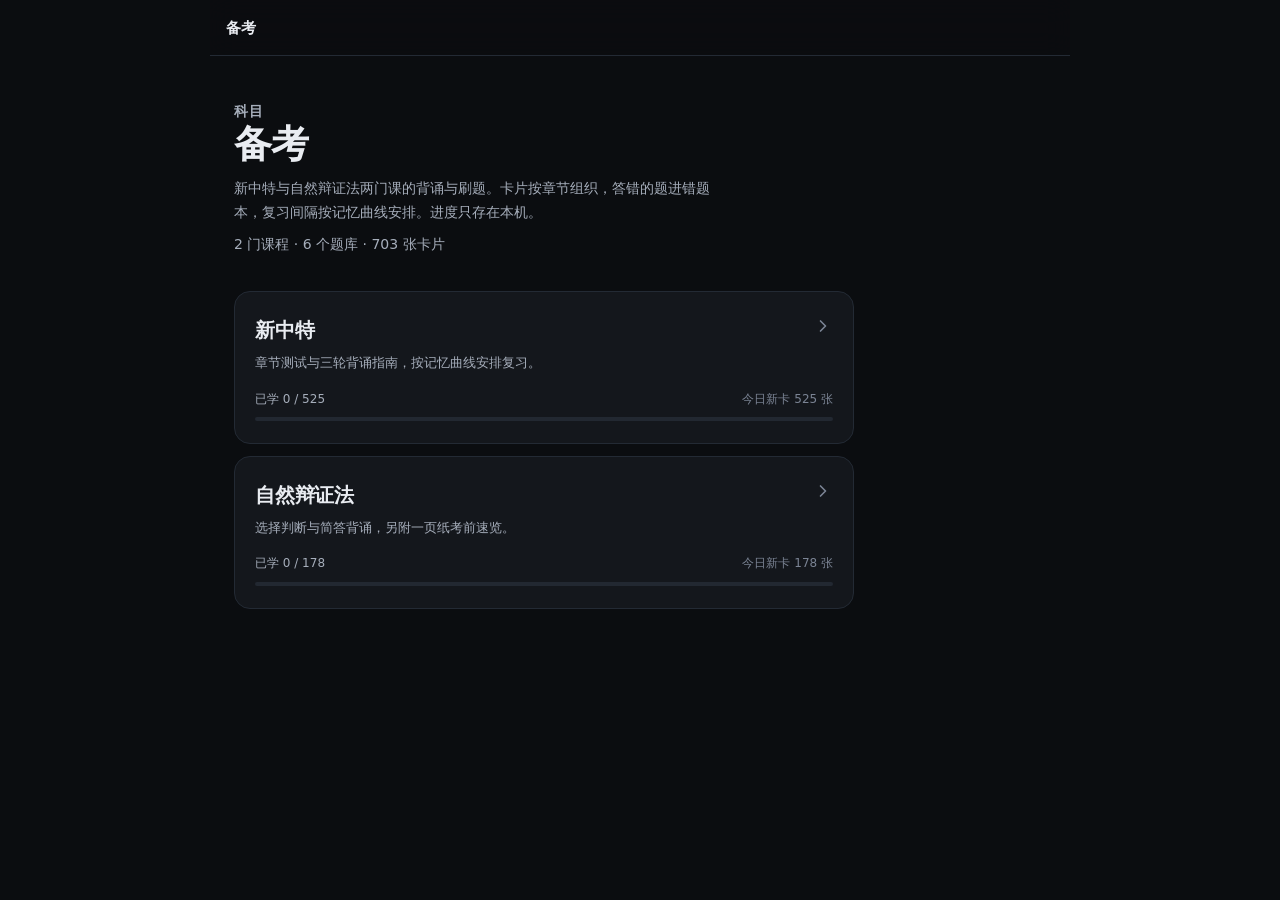
<file: index.html>
<!doctype html>
<html lang="zh-CN">
<head>
<meta charset="utf-8">
<meta name="viewport" content="width=device-width, initial-scale=1, viewport-fit=cover">
<meta name="theme-color" content="#0b0d10">
<meta name="description" content="离线背诵与刷题">
<title>备考</title>
<style>/* 备考 · 极简深色主题
   设计约束：
   - 只用一套圆角阶梯（8/12/16/22），不混用
   - 只用一套字号阶梯（11/12/13/15/17/20/32）
   - 只有一个主色，其余靠明度分层
   - 8pt 间距网格 */

:root {
  color-scheme: dark;
  --bg: #0b0d10;
  --surface: #14171c;
  --surface-2: #1a1e25;
  --surface-3: #222831;
  --border: #262c36;
  --border-soft: #232a34;

  --text: #e9ecf1;
  --text-2: #a6aebb;
  --text-3: #7b8494;

  --accent: #4c8dff;
  --accent-hover: #5f9aff;
  --accent-soft: rgba(76, 141, 255, .13);

  --ok: #34c77b;
  --ok-soft: rgba(52, 199, 123, .12);
  --bad: #f2545b;
  --bad-soft: rgba(242, 84, 91, .12);
  --warn: #e8a33d;

  --r1: 8px;
  --r2: 12px;
  --r3: 16px;
  --r4: 22px;

  --font: system-ui, -apple-system, "Segoe UI", "PingFang SC", "Noto Sans SC", "Microsoft YaHei", sans-serif;
}

* { box-sizing: border-box; }

html { -webkit-text-size-adjust: 100%; }

body {
  margin: 0;
  min-height: 100vh;
  background: var(--bg);
  color: var(--text);
  font-family: var(--font);
  font-size: 15px;
  line-height: 1.6;
  -webkit-font-smoothing: antialiased;
  text-rendering: optimizeLegibility;
}

button {
  font: inherit;
  color: inherit;
  background: none;
  border: 0;
  cursor: pointer;
  -webkit-tap-highlight-color: transparent;
}

button:disabled { cursor: not-allowed; opacity: .45; }

a { color: inherit; }

h1, h2, h3, p { margin: 0; }

:focus-visible {
  outline: 2px solid var(--accent);
  outline-offset: 2px;
  border-radius: 4px;
}

.skip {
  position: absolute;
  left: 12px;
  top: -80px;
  z-index: 20;
  padding: 10px 14px;
  background: var(--accent);
  color: #fff;
  border-radius: var(--r1);
  text-decoration: none;
}
.skip:focus { top: 12px; }

/* ---------- 骨架 ---------- */

.app {
  width: 100%;
  max-width: 620px;
  margin: 0 auto;
  min-height: 100vh;
  display: flex;
  flex-direction: column;
}

.topbar {
  position: sticky;
  top: 0;
  z-index: 10;
  display: flex;
  align-items: center;
  gap: 8px;
  height: 56px;
  padding: 0 16px;
  background: rgba(11, 13, 16, .82);
  backdrop-filter: blur(14px);
  -webkit-backdrop-filter: blur(14px);
  border-bottom: 1px solid var(--border-soft);
}

.topbar-title {
  flex: 1;
  min-width: 0;
  font-size: 15px;
  font-weight: 600;
  letter-spacing: .2px;
  overflow: hidden;
  text-overflow: ellipsis;
  white-space: nowrap;
}

.icon-btn {
  display: grid;
  place-items: center;
  width: 38px;
  height: 38px;
  flex: 0 0 auto;
  color: var(--text-2);
  border-radius: var(--r2);
}
.icon-btn[hidden] { display: none; }
button[hidden] { display: none; }
.icon-btn:hover { color: var(--text); background: var(--surface-2); }
.icon-btn svg { width: 19px; height: 19px; display: block; }

.text-btn {
  flex: 0 0 auto;
  padding: 7px 11px;
  font-size: 13px;
  color: var(--text-2);
  border-radius: var(--r1);
  text-decoration: none;
}
.text-btn:hover { color: var(--text); background: var(--surface-2); }

main {
  flex: 1;
  padding: 20px 16px 40px;
  outline: none;
}
main.is-session {
  display: flex;
  flex-direction: column;
  padding-top: 0;
  min-height: calc(100vh - 56px);
  min-height: calc(100dvh - 56px);
}
/* 内容短时把操作条压到视口底部，长内容时照常跟随 */
main.is-session > .actionbar { margin-top: auto; padding-top: 20px; }

/* ---------- 通用块 ---------- */

.eyebrow {
  font-size: 12px;
  font-weight: 600;
  letter-spacing: .8px;
  text-transform: uppercase;
  color: var(--text-3);
}

.muted { color: var(--text-2); font-size: 13px; line-height: 1.55; }

.caption { color: var(--text-3); font-size: 12px; }

.card {
  padding: 18px;
  background: var(--surface);
  border: 1px solid var(--border-soft);
  border-radius: var(--r3);
}

.stack-16 > * + * { margin-top: 16px; }
.stack-12 > * + * { margin-top: 12px; }
.stack-24 > * + * { margin-top: 24px; }
.stack-32 > * + * { margin-top: 32px; }

.section-label {
  display: flex;
  align-items: baseline;
  justify-content: space-between;
  gap: 12px;
  margin-bottom: 10px;
}
.section-label h2 {
  font-size: 15px;
  font-weight: 600;
  letter-spacing: .2px;
}
.section-label span { font-size: 12px; color: var(--text-3); }

/* ---------- 按钮 ---------- */

.btn {
  display: inline-flex;
  align-items: center;
  justify-content: center;
  gap: 7px;
  min-height: 46px;
  padding: 0 18px;
  font-size: 15px;
  font-weight: 600;
  border-radius: var(--r2);
  transition: background-color .14s ease, border-color .14s ease, transform .06s ease;
}
.btn:active:not(:disabled) { transform: scale(.985); }

.btn-primary {
  background: var(--accent);
  color: #fff;
}
.btn-primary:hover:not(:disabled) { background: var(--accent-hover); }

.btn-secondary {
  background: var(--surface-2);
  color: var(--text);
  border: 1px solid var(--border);
}
.btn-secondary:hover:not(:disabled) { background: var(--surface-3); }

.btn-quiet {
  background: transparent;
  color: var(--text-2);
  border: 1px solid var(--border);
}
.btn-quiet:hover:not(:disabled) { color: var(--text); background: var(--surface-2); }

.btn-block { display: flex; width: 100%; }
.btn-sm { min-height: 38px; padding: 0 14px; font-size: 13px; }

.btn-row { display: flex; gap: 10px; }
.btn-row > .btn { flex: 1; }

/* ---------- 科目目录（首页） ---------- */

.hero {
  padding: 8px 0 4px;
}
.hero h1 {
  font-size: 32px;
  font-weight: 700;
  letter-spacing: -.6px;
  line-height: 1.2;
}
.hero p { margin-top: 8px; color: var(--text-2); font-size: 14px; }
.hero-head {
  display: flex;
  align-items: flex-start;
  justify-content: space-between;
  gap: 12px;
}
.hero .meter { height: 6px; margin-top: 10px; }
.hero-stat {
  font-size: 22px;
  font-weight: 650;
  letter-spacing: -.3px;
  color: var(--text);
  font-variant-numeric: tabular-nums;
}

.course-list { display: grid; gap: 12px; }

.course-card {
  display: block;
  width: 100%;
  padding: 22px 20px;
  text-align: left;
  text-decoration: none;
  background: var(--surface);
  border: 1px solid var(--border-soft);
  border-radius: var(--r3);
  transition: border-color .14s ease, background-color .14s ease;
}
.course-card:hover {
  background: var(--surface-2);
  border-color: var(--border);
}

.course-head {
  display: flex;
  align-items: flex-start;
  justify-content: space-between;
  gap: 12px;
}
.course-copy { flex: 1; min-width: 0; }
.course-name {
  font-size: 20px;
  font-weight: 650;
  letter-spacing: -.2px;
}
.course-desc {
  margin-top: 6px;
  font-size: 13px;
  line-height: 1.65;
  color: var(--text-2);
}

.course-foot {
  display: flex;
  align-items: baseline;
  justify-content: space-between;
  gap: 12px;
  margin-top: 16px;
  font-size: 12px;
  font-variant-numeric: tabular-nums;
}
.course-stats { color: var(--text-2); }
.course-today { color: var(--text-3); text-align: right; }
.course-card .meter { margin-top: 8px; }

.intro {
  max-width: 34em;
  margin-top: 8px;
  font-size: 14px;
  line-height: 1.75;
  color: var(--text-2);
}
.catalog-meta {
  margin-top: 14px;
  font-size: 12px;
  color: var(--text-3);
  font-variant-numeric: tabular-nums;
}
.course-arrow {
  flex: 0 0 auto;
  color: var(--text-3);
  margin-top: 2px;
  transition: color .14s ease, transform .14s ease;
}
.course-card:hover .course-arrow { color: var(--accent); transform: translateX(2px); }

/* ---------- 进度条 ---------- */

.meter {
  display: block;
  width: 100%;
  height: 4px;
  margin-top: 14px;
  background: var(--surface-3);
  border-radius: 999px;
  overflow: hidden;
}
.meter > i {
  display: block;
  height: 100%;
  background: var(--accent);
  border-radius: 999px;
}

.meter-row {
  display: flex;
  align-items: center;
  gap: 10px;
  margin-top: 12px;
}
.meter-row .meter { margin-top: 0; flex: 1; }
.meter-row span {
  flex: 0 0 auto;
  font-size: 12px;
  color: var(--text-2);
  font-variant-numeric: tabular-nums;
}

/* ---------- 今日复习 ---------- */

.today {
  padding: 22px;
  background: var(--surface);
  border: 1px solid var(--border-soft);
  border-radius: var(--r4);
}

.today-top {
  display: flex;
  align-items: flex-end;
  justify-content: space-between;
  gap: 16px;
}

.today-num {
  font-size: 40px;
  font-weight: 700;
  line-height: 1;
  letter-spacing: -1.6px;
  font-variant-numeric: tabular-nums;
}
.today-num small {
  font-size: 15px;
  font-weight: 600;
  letter-spacing: 0;
  color: var(--text);
  margin-left: 6px;
  opacity: .7;
}

.today-label {
  margin-top: 8px;
  font-size: 13px;
  color: var(--text-2);
}

.today .btn-block { margin-top: 18px; }

/* ---------- 题型 / 题库 ---------- */

.order-row {
  display: flex;
  align-items: center;
  justify-content: space-between;
  gap: 12px;
}
.order-label {
  font-size: 13px;
  color: var(--text-2);
}
.today .segmented { background: var(--surface-3); border-color: transparent; }
.today .segment[aria-pressed="true"] { background: var(--surface); box-shadow: none; }
.segmented {
  display: inline-flex;
  padding: 3px;
  background: var(--surface-2);
  border: 1px solid var(--border-soft);
  border-radius: var(--r2);
}
.segment {
  min-width: 64px;
  padding: 7px 14px;
  font-size: 13px;
  color: var(--text-2);
  border-radius: 9px;
  transition: color .14s ease, background-color .14s ease;
}
.segment:hover { color: var(--text); }
.segment[aria-pressed="true"] {
  color: var(--text);
  background: var(--surface-3);
  box-shadow: 0 1px 2px rgba(0, 0, 0, .35);
}

.chip-grid {
  display: grid;
  grid-template-columns: repeat(2, minmax(0, 1fr));
  gap: 8px;
  align-items: stretch;
}
/* 奇数个题型时，最后一项横跨整行，避免右侧留空 */
.chip-grid > :last-child:nth-child(odd) { grid-column: 1 / -1; }

.chip {
  display: flex;
  align-items: center;
  justify-content: space-between;
  gap: 8px;
  min-height: 50px;
  height: 100%;
  padding: 0 14px;
  background: var(--surface);
  border: 1px solid var(--border-soft);
  border-radius: var(--r2);
  transition: border-color .14s ease, background-color .14s ease;
}
.chip:hover { background: var(--surface-2); border-color: var(--border); }
.chip[aria-pressed="true"] {
  background: var(--accent-soft);
  border-color: var(--accent);
}
.chip[aria-pressed="true"] .chip-count { color: var(--accent); }
.chip-label { font-size: 14px; font-weight: 500; }
.chip-count {
  font-size: 13px;
  color: var(--text-3);
  font-variant-numeric: tabular-nums;
}

.deck-card {
  display: block;
  width: 100%;
  padding: 16px 18px;
  text-align: left;
  background: var(--surface);
  border: 1px solid var(--border-soft);
  border-radius: var(--r3);
  transition: border-color .14s ease, background-color .14s ease;
}
.deck-card:hover { background: var(--surface-2); border-color: var(--border); }
.deck-card + .deck-card { margin-top: 10px; }

.deck-row {
  display: flex;
  align-items: center;
  gap: 12px;
}
.deck-row > div:first-child { flex: 1; min-width: 0; }
.deck-title { font-size: 15px; font-weight: 600; }
.deck-sub { margin-top: 3px; font-size: 12px; color: var(--text-2); }

/* ---------- 答题 ---------- */

.session-progress {
  position: sticky;
  top: 56px;
  z-index: 9;
  height: 2px;
  background: var(--border-soft);
}
.session-progress > i {
  display: block;
  height: 100%;
  width: 0;
  background: var(--accent);
  transition: width .2s ease;
}

.q-head {
  display: flex;
  align-items: center;
  gap: 8px;
  padding: 18px 0 12px;
}

.tag {
  padding: 3px 9px;
  font-size: 12px;
  font-weight: 600;
  color: var(--accent);
  background: var(--accent-soft);
  border-radius: 999px;
}
.tag-neutral {
  color: var(--text-2);
  background: var(--surface-2);
}

.q-count {
  margin-left: auto;
  font-size: 12px;
  color: var(--text-3);
  font-variant-numeric: tabular-nums;
}

.q-text {
  font-size: 20px;
  font-weight: 600;
  line-height: 1.5;
  letter-spacing: -.2px;
  white-space: pre-wrap;
  word-break: break-word;
}

.q-hint { margin-top: 10px; }

.options { display: grid; gap: 8px; margin-top: 20px; }

.option {
  display: flex;
  align-items: flex-start;
  gap: 12px;
  width: 100%;
  padding: 14px;
  text-align: left;
  background: var(--surface);
  border: 1px solid var(--border-soft);
  border-radius: var(--r2);
  line-height: 1.5;
  transition: border-color .12s ease, background-color .12s ease;
}
.option:hover:not(:disabled) { background: var(--surface-2); border-color: var(--border); }

.option .letter {
  flex: 0 0 auto;
  display: grid;
  place-items: center;
  width: 26px;
  height: 26px;
  margin-top: -1px;
  font-size: 13px;
  font-weight: 700;
  color: var(--text-2);
  background: var(--surface-3);
  border-radius: var(--r1);
}
.option .body { flex: 1; min-width: 0; word-break: break-word; }
.option .flag {
  display: block;
  margin-top: 4px;
  font-size: 12px;
  color: var(--text-3);
}

.option.selected {
  background: var(--accent-soft);
  border-color: var(--accent);
}
.option.selected .letter { color: #fff; background: var(--accent); }

.option.correct {
  background: var(--ok-soft);
  border-color: var(--ok);
}
.option.correct .letter { color: #fff; background: var(--ok); }
.option.correct .flag { color: var(--ok); }

.option.incorrect {
  background: var(--bad-soft);
  border-color: var(--bad);
}
.option.incorrect .letter { color: #fff; background: var(--bad); }
.option.incorrect .flag { color: var(--bad); }

.feedback {
  margin-top: 22px;
  padding: 14px 16px;
  background: var(--surface);
  border: 1px solid var(--border-soft);
  border-left: 3px solid var(--ok);
  border-radius: var(--r2);
}
.feedback.bad { border-left-color: var(--bad); }
.feedback-title {
  font-size: 14px;
  font-weight: 650;
  color: var(--ok);
}
.feedback.bad .feedback-title { color: var(--bad); }
.feedback-text {
  margin-top: 6px;
  font-size: 14px;
  line-height: 1.6;
  color: var(--text-2);
  white-space: pre-wrap;
  word-break: break-word;
}

.answer {
  margin-top: 20px;
  padding: 18px;
  max-height: 46vh;
  overflow: auto;
  background: var(--surface);
  border: 1px solid var(--border-soft);
  border-radius: var(--r3);
  font-size: 15px;
  line-height: 1.75;
  white-space: pre-wrap;
  word-break: break-word;
}

.source {
  margin-top: 18px;
  font-size: 12px;
  color: var(--text-3);
}

.pad { padding-bottom: 12px; }

/* ---------- 底部操作条 ---------- */

.actionbar {
  position: sticky;
  bottom: 0;
  z-index: 8;
  display: flex;
  flex-direction: column;
  gap: 10px;
  margin: 20px -16px 0;
  padding: 16px 16px calc(16px + env(safe-area-inset-bottom, 0px));
  background: var(--bg);
  border-top: 1px solid var(--border-soft);
}

.kbd-hint {
  display: flex;
  flex-wrap: wrap;
  align-items: center;
  justify-content: center;
  gap: 6px;
  font-size: 12px;
  line-height: 1.4;
  color: var(--text-3);
}
.kbd-item {
  display: inline-flex;
  align-items: center;
  gap: 5px;
}
.kbd-hint kbd {
  display: inline-block;
  min-width: 20px;
  padding: 1px 6px;
  font: inherit;
  font-size: 11px;
  font-weight: 650;
  text-align: center;
  color: var(--text-2);
  background: var(--surface-3);
  border: 1px solid var(--border);
  border-bottom-width: 2px;
  border-radius: 6px;
}
.kbd-sep { color: var(--text-3); opacity: .7; }

/* ---------- 完成页 ---------- */

.done {
  padding: 40px 20px;
  text-align: center;
}
.done-icon {
  display: grid;
  place-items: center;
  width: 56px;
  height: 56px;
  margin: 0 auto 18px;
  color: var(--ok);
  background: var(--ok-soft);
  border-radius: 50%;
}
.done h2 { font-size: 20px; font-weight: 650; }
.done p { margin-top: 8px; color: var(--text-2); font-size: 14px; }
.done .btn-row { margin-top: 24px; }

/* ---------- 空状态 ---------- */

.empty {
  padding: 36px 20px;
  text-align: center;
  color: var(--text-2);
  font-size: 14px;
}

/* ---------- 弹窗 ---------- */

dialog {
  width: min(92vw, 460px);
  padding: 0;
  color: var(--text);
  background: var(--surface);
  border: 1px solid var(--border);
  border-radius: var(--r4);
}
dialog::backdrop { background: rgba(0, 0, 0, .62); }

.dialog-body { padding: 22px; }
.dialog-body h2 { font-size: 17px; font-weight: 650; }
.dialog-body .muted { margin-top: 8px; }

.dialog-actions {
  display: flex;
  gap: 10px;
  margin-top: 18px;
}
.dialog-actions > .btn { flex: 1; }

.switch-list {
  margin-top: 18px;
  border-top: 1px solid var(--border-soft);
}
.switch-row {
  display: flex;
  align-items: center;
  justify-content: space-between;
  gap: 16px;
  padding: 14px 0;
  border-bottom: 1px solid var(--border-soft);
  cursor: pointer;
}
.switch-copy { display: block; min-width: 0; }
.switch-title { display: block; font-size: 14px; font-weight: 600; }
.switch-copy .caption { display: block; margin-top: 2px; line-height: 1.5; }
.switch {
  position: relative;
  flex: 0 0 auto;
  width: 46px;
  height: 28px;
}
.switch input {
  position: absolute;
  inset: 0;
  width: 100%;
  height: 100%;
  margin: 0;
  opacity: 0;
  cursor: pointer;
}
.switch i {
  position: absolute;
  inset: 0;
  background: var(--surface-3);
  border: 1px solid var(--border);
  border-radius: 999px;
  transition: background-color .15s ease, border-color .15s ease;
  pointer-events: none;
}
.switch i::after {
  content: "";
  position: absolute;
  top: 3px;
  left: 3px;
  width: 20px;
  height: 20px;
  background: var(--text-2);
  border-radius: 50%;
  transition: transform .15s ease, background-color .15s ease;
}
.switch input:checked + i {
  background: var(--accent);
  border-color: var(--accent);
}
.switch input:checked + i::after {
  background: #fff;
  transform: translateX(18px);
}
.switch input:focus-visible + i {
  outline: 2px solid var(--accent);
  outline-offset: 2px;
}

.field {
  display: block;
  width: 100%;
  min-height: 96px;
  margin-top: 14px;
  padding: 12px;
  color: var(--text);
  font: 12px/1.5 ui-monospace, SFMono-Regular, Consolas, monospace;
  background: var(--bg);
  border: 1px solid var(--border);
  border-radius: var(--r2);
  resize: vertical;
  word-break: break-all;
}

/* ---------- 提示条 ---------- */

.toast {
  position: fixed;
  left: 50%;
  bottom: 24px;
  z-index: 30;
  max-width: min(90vw, 420px);
  padding: 12px 16px;
  font-size: 13px;
  color: var(--text);
  background: var(--surface-3);
  border: 1px solid var(--border);
  border-radius: var(--r2);
  box-shadow: 0 10px 30px rgba(0, 0, 0, .45);
  transform: translate(-50%, 12px);
  opacity: 0;
  pointer-events: none;
  transition: opacity .16s ease, transform .16s ease;
}
.toast.show { opacity: 1; transform: translate(-50%, 0); }

.foot {
  padding: 4px 0 0;
  font-size: 12px;
  color: var(--text-3);
  text-align: center;
}

@media (min-width: 640px) {
  main { padding: 28px 24px 56px; }
  .chip-grid { grid-template-columns: repeat(4, minmax(0, 1fr)); }
  .today-num { font-size: 46px; }
  .today { padding: 26px; }
  .q-text { font-size: 22px; }
  .q-text { max-width: 42em; }
  .actionbar { margin-left: -24px; margin-right: -24px; padding-left: 24px; padding-right: 24px; }
}

@media (min-width: 900px) {
  .app { max-width: 860px; }
  .hero h1 { font-size: 38px; }
  .course-list { max-width: 620px; }
  .today-num { font-size: 52px; }
}

@media (prefers-reduced-motion: reduce) {
  *, *::before, *::after { transition: none !important; animation: none !important; }
}
</style>
</head>
<body>
<a class="skip" href="#main">跳到正文</a>
<div class="app">
  <header class="topbar">
    <button id="back-button" class="icon-btn" type="button" aria-label="返回科目目录" hidden>
      <svg viewBox="0 0 24 24" fill="none" stroke="currentColor" stroke-width="2" stroke-linecap="round" stroke-linejoin="round" aria-hidden="true"><path d="M15 18l-6-6 6-6"/></svg>
    </button>
    <h1 class="topbar-title" id="topbar-title">备考</h1>
    <button id="data-button" class="icon-btn" type="button" aria-label="数据管理" title="数据管理">
      <svg viewBox="0 0 24 24" fill="none" stroke="currentColor" stroke-width="2" stroke-linecap="round" stroke-linejoin="round" aria-hidden="true"><ellipse cx="12" cy="5" rx="8" ry="3"/><path d="M4 5v14c0 1.7 3.6 3 8 3s8-1.3 8-3V5"/><path d="M4 12c0 1.7 3.6 3 8 3s8-1.3 8-3"/></svg>
    </button>
    <button id="settings-button" class="icon-btn" type="button" aria-label="设置" title="设置" hidden>
      <svg viewBox="0 0 24 24" fill="none" stroke="currentColor" stroke-width="2" stroke-linecap="round" stroke-linejoin="round" aria-hidden="true"><circle cx="12" cy="12" r="3"/><path d="M19.4 15a1.65 1.65 0 0 0 .33 1.82l.06.06a2 2 0 1 1-2.83 2.83l-.06-.06a1.65 1.65 0 0 0-1.82-.33 1.65 1.65 0 0 0-1 1.51V21a2 2 0 1 1-4 0v-.09A1.65 1.65 0 0 0 9 19.4a1.65 1.65 0 0 0-1.82.33l-.06.06a2 2 0 1 1-2.83-2.83l.06-.06a1.65 1.65 0 0 0 .33-1.82 1.65 1.65 0 0 0-1.51-1H3a2 2 0 1 1 0-4h.09A1.65 1.65 0 0 0 4.6 9a1.65 1.65 0 0 0-.33-1.82l-.06-.06a2 2 0 1 1 2.83-2.83l.06.06a1.65 1.65 0 0 0 1.82.33H9a1.65 1.65 0 0 0 1-1.51V3a2 2 0 1 1 4 0v.09a1.65 1.65 0 0 0 1 1.51 1.65 1.65 0 0 0 1.82-.33l.06-.06a2 2 0 1 1 2.83 2.83l-.06.06a1.65 1.65 0 0 0-.33 1.82V9a1.65 1.65 0 0 0 1.51 1H21a2 2 0 1 1 0 4h-.09a1.65 1.65 0 0 0-1.51 1z"/></svg>
    </button>
  </header>
  <main id="main" tabindex="-1"></main>
</div>

<dialog id="data-dialog" aria-labelledby="data-title">
  <div class="dialog-body">
    <h2 id="data-title">数据管理</h2>
    <p class="muted" id="data-note"></p>
    <div class="btn-row" style="margin-top:18px">
      <button class="btn btn-secondary" type="button" id="export-button">导出进度</button>
      <button class="btn btn-secondary" type="button" id="import-button">导入进度</button>
    </div>
    <label class="caption" for="data-field" style="display:block;margin-top:16px">备份文本（导入时粘贴到这里）</label>
    <textarea class="field" id="data-field" spellcheck="false" placeholder="导出后这段文本可复制保存"></textarea>
    <div class="dialog-actions">
      <button class="btn btn-quiet" type="button" id="data-close">关闭</button>
      <button class="btn btn-primary" type="button" id="data-apply">应用</button>
    </div>
    <p class="caption" id="data-status" aria-live="polite" style="margin-top:10px"></p>
  </div>
</dialog>

<dialog id="settings-dialog" aria-labelledby="settings-title">
  <div class="dialog-body">
    <h2 id="settings-title">设置</h2>
    <p class="muted">快捷键偏好只存在这台设备上，对两个科目页都生效。</p>
    <div class="switch-list">
      <label class="switch-row">
        <span class="switch-copy">
          <span class="switch-title">显示快捷键提示</span>
          <span class="caption">在答题操作区显示当前可用的按键</span>
        </span>
        <span class="switch"><input id="pref-hints" type="checkbox" role="switch"><i aria-hidden="true"></i></span>
      </label>
      <label class="switch-row">
        <span class="switch-copy">
          <span class="switch-title">启用键盘快捷键</span>
          <span class="caption">关闭后只能用鼠标或触屏操作</span>
        </span>
        <span class="switch"><input id="pref-keys" type="checkbox" role="switch"><i aria-hidden="true"></i></span>
      </label>
    </div>
    <div class="dialog-actions">
      <button class="btn btn-quiet" type="button" id="settings-close">关闭</button>
    </div>
  </div>
</dialog>

<div class="toast" id="toast" role="status" aria-live="polite"></div>

<script>
'use strict';
const DECKS = /*@DECK_DATA@*/{
 "version": 1,
 "built": "2026-11-18",
 "decks": []
}/*@DECK_DATA_END@*/;
/*@PAGE_META@*/
const PAGE_COURSE = null;
const PAGE_SLUG = "all";
const PAGE_LINKS = {"新中特": "zhongte.html", "自然辩证法": "ziran.html"};
const PAGE_HOME = 'index.html';
const CATALOG = [{"name": "新中特", "file": "zhongte.html", "cards": 525, "decks": 2, "slug": "zhongte", "desc": "章节测试与三轮背诵指南，按记忆曲线安排复习。"}, {"name": "自然辩证法", "file": "ziran.html", "cards": 178, "decks": 4, "slug": "ziran", "desc": "选择判断与简答背诵，另附一页纸考前速览。"}];
const SITE = {"title": "备考", "intro": "新中特与自然辩证法两门课的背诵与刷题。卡片按章节组织，答错的题进错题本，复习间隔按记忆曲线安排。进度只存在本机。"};
/*@PAGE_META_END@*/
</script>
<script>
'use strict';

/* ============================================================
   备考 · 单科目应用
   每个科目一个页面、一份数据、一个独立存储库，互不干扰。
   ============================================================ */

const $ = id => document.getElementById(id);

// kind = 对外展示的题型（单选/多选/判断/选择/简答/背诵）；type = 内部交互方式。
const TYPE_LABEL = {
  single: '单选', multi: '多选', judge: '判断', choice: '选择', short: '简答', qa: '背诵',
};
const ALL_TYPES = ['single', 'multi', 'judge', 'choice', 'short', 'qa'];

// 各科目对外展示的题型顺序（缺的自动略过）。
const COURSE_TYPES = {
  '新中特': ['single', 'multi', 'judge', 'short', 'qa'],
  '自然辩证法': ['choice', 'judge', 'short', 'qa'],
};
const DAY = 86400000;
const MAX_DAYS = 36500;

const params = new URLSearchParams(location.search);
let shuffled = params.get('shuffle') === '1';
let typeFilter = ALL_TYPES.includes(params.get('type')) ? params.get('type') : null;

// 界面偏好与学习进度分开存：快捷键相关的开关对所有科目页共用。
const PREFS_KEY = 'beikao-prefs-v1';
const prefs = {hints: true, keys: true};
try {
  const saved = JSON.parse(localStorage.getItem(PREFS_KEY) || 'null');
  if (saved && typeof saved === 'object') {
    if (typeof saved.hints === 'boolean') prefs.hints = saved.hints;
    if (typeof saved.keys === 'boolean') prefs.keys = saved.keys;
  }
} catch { /* 偏好损坏或不可读时使用默认值。 */ }

function savePrefs() {
  try { localStorage.setItem(PREFS_KEY, JSON.stringify({hints: prefs.hints, keys: prefs.keys})); }
  catch { toast('设置暂时无法保存'); }
}

let states = Object.create(null);
let session = null;
let busy = false;
let database = null;
let saveChain = Promise.resolve();
let latestPayload = null;

const entries = DECKS.decks.flatMap(deck =>
  (deck.cards || []).map(card => ({deck, card, key: JSON.stringify([deck.id, card.id])}))
);

// 独立题库（考前速览之类）不进总进度、今日、按题型，只在题库区单列。
const coreEntries = entries.filter(entry => !entry.deck.standalone);

const courseName = PAGE_COURSE || '备考';

// 卡片声明的题型优先；老数据没有 kind 时退回内部 type。
function kindOf(card) {
  return card.kind || card.type;
}

// 各科目实际出现的题型，按固定顺序排，缺的自动略过。
function typeOrder() {
  const wanted = COURSE_TYPES[courseName] || ALL_TYPES;
  return wanted.filter(kind => coreEntries.some(entry => kindOf(entry.card) === kind));
}
const dbName = `beikao-${PAGE_SLUG || 'all'}-v1`;
const LEGACY_DB = PAGE_COURSE ? 'beikao-progress-v1' : null;
const recoveryKey = `beikao-${PAGE_SLUG || 'all'}-recovery`;

/* ---------- 小工具 ---------- */

function element(tag, className, text) {
  const node = document.createElement(tag);
  if (className) node.className = className;
  if (text !== undefined && text !== null) node.textContent = text;
  return node;
}

function iconButton(label, path, handler) {
  const btn = element('button', 'icon-btn');
  btn.type = 'button';
  btn.setAttribute('aria-label', label);
  btn.innerHTML = `<svg viewBox="0 0 24 24" fill="none" stroke="currentColor" stroke-width="2" stroke-linecap="round" stroke-linejoin="round" aria-hidden="true">${path}</svg>`;
  btn.addEventListener('click', handler);
  return btn;
}

let toastTimer = 0;
function toast(message) {
  const box = $('toast');
  box.textContent = message;
  box.classList.add('show');
  clearTimeout(toastTimer);
  toastTimer = setTimeout(() => box.classList.remove('show'), 2400);
}

// 自绘进度条：极小比例（如 1/525）也保留可见的起点，不退化成一个点。
function meter(value, max, label) {
  const bar = element('div', 'meter');
  bar.setAttribute('role', 'progressbar');
  bar.setAttribute('aria-label', label);
  bar.setAttribute('aria-valuemin', '0');
  bar.setAttribute('aria-valuemax', String(Math.max(1, max)));
  bar.setAttribute('aria-valuenow', String(value));
  const fill = element('i');
  const ratio = Math.max(1, max) ? value / Math.max(1, max) : 0;
  fill.style.width = value > 0 ? `max(10px, ${(ratio * 100).toFixed(2)}%)` : '0';
  bar.append(fill);
  return bar;
}

/* ---------- FSRS-4.5 ---------- */

// FSRS-4.5：原作者 The-Algorithm 历史版本 bc401d9ed5093c66358738f4b8834f8d24ab211b。
const w = [0.4, 0.6, 2.4, 5.8, 4.93, 0.94, 0.86, 0.01, 1.49, 0.14, 0.94, 2.18, 0.05, 0.34, 1.26, 0.29, 2.61];
const clamp = (value, low, high) => Math.min(high, Math.max(low, value));

function initDifficulty(rating) {
  return clamp(w[4] - Math.exp(w[5] * (rating - 1)) + 1, 1, 10);
}

function initStability(rating) {
  return Math.max(0.1, w[rating - 1]);
}

function elapsedDays(last, now) {
  return Math.max(0, (now - last) / DAY);
}

function retrievability(elapsed, stability) {
  return Math.pow(1 + elapsed / (9 * stability), -1);
}

function nextDifficulty(difficulty, rating) {
  const next = w[7] * initDifficulty(3) + (1 - w[7]) * (difficulty - w[6] * (rating - 3));
  return clamp(next, 1, 10);
}

function nextStability(state, difficulty, rating, elapsed, r) {
  if (rating === 1) {
    const forget = w[11] * Math.pow(difficulty, -w[12]) * (Math.pow(state.s + 1, w[13]) - 1) * Math.exp((1 - r) * w[14]);
    return Math.min(forget, state.s);
  }
  const hard = rating === 2 ? w[15] : 1;
  const easy = rating === 4 ? w[16] : 1;
  const growth = Math.exp(w[8]) * (11 - difficulty) * Math.pow(state.s, -w[9]) * (Math.exp((1 - r) * w[10]) - 1);
  return state.s * (1 + growth * hard * easy);
}

// 返回新状态；首次学习与后续复习走不同分支。
function schedule(previous, rating, now) {
  const difficulty = previous ? nextDifficulty(previous.d, rating) : initDifficulty(rating);
  let stability;
  if (!previous) {
    stability = initStability(rating);
  } else {
    const elapsed = elapsedDays(Date.parse(previous.last), now);
    stability = nextStability(previous, difficulty, rating, elapsed, retrievability(elapsed, previous.s));
  }
  stability = clamp(stability, 0.1, MAX_DAYS);
  const interval = Math.min(MAX_DAYS, Math.max(1, Math.round(stability)));
  return {
    s: Number(stability.toFixed(4)),
    d: Number(difficulty.toFixed(4)),
    due: now + interval * DAY,
    reps: (previous ? previous.reps : 0) + 1,
    lapses: (previous ? previous.lapses : 0) + (rating === 1 ? 1 : 0),
    last: new Date(now).toISOString(),
    wrong: rating === 1
  };
}

/* ---------- 进度校验 ---------- */

function hasFields(value, fields) {
  return Boolean(value) && typeof value === 'object' && !Array.isArray(value) &&
    Object.keys(value).length === fields.length && fields.every(key => Object.hasOwn(value, key));
}

function validState(value) {
  if (!hasFields(value, ['s', 'd', 'due', 'reps', 'lapses', 'last', 'wrong'])) return false;
  if (!Number.isFinite(value.s) || value.s < 0.01 || value.s > MAX_DAYS) return false;
  if (!Number.isFinite(value.d) || value.d < 1 || value.d > 10) return false;
  if (!Number.isSafeInteger(value.due) || value.due < 0) return false;
  if (!Number.isSafeInteger(value.reps) || value.reps < 1) return false;
  if (!Number.isSafeInteger(value.lapses) || value.lapses < 0 || value.lapses > value.reps) return false;
  if (typeof value.wrong !== 'boolean' || typeof value.last !== 'string') return false;
  const last = Date.parse(value.last);
  return Number.isFinite(last) && new Date(last).toISOString() === value.last && value.due >= last;
}

function validateStates(raw) {
  if (!raw || typeof raw !== 'object' || Array.isArray(raw)) throw new Error('进度集合无效');
  const clean = Object.create(null);
  Object.entries(raw).forEach(([key, state]) => {
    const ids = JSON.parse(key);
    if (!Array.isArray(ids) || ids.length !== 2 || ids.some(id => typeof id !== 'string' || !id.trim())) {
      throw new Error('进度索引无效');
    }
    if (!validState(state)) throw new Error('进度条目无效');
    clean[key] = state;
  });
  return clean;
}

/* ---------- 存储（每个科目独立） ---------- */

function openDatabase() {
  return new Promise((resolve, reject) => {
    const request = indexedDB.open(dbName, 1);
    request.onupgradeneeded = () => request.result.createObjectStore('progress');
    request.onerror = () => reject(new Error('存储连接失败'));
    request.onblocked = () => reject(new Error('存储被占用'));
    request.onsuccess = () => {
      request.result.onversionchange = () => request.result.close();
      resolve(request.result);
    };
  });
}

function transaction(mode, payload) {
  return new Promise((resolve, reject) => {
    const tx = database.transaction('progress', mode);
    const store = tx.objectStore('progress');
    const request = mode === 'readonly' ? store.get('snapshot') : store.put(payload, 'snapshot');
    tx.oncomplete = () => resolve(request.result);
    tx.onabort = tx.onerror = () => reject(new Error('存储事务失败'));
  });
}

async function loadProgress() {
  let stored;
  try {
    database = await openDatabase();
    stored = await transaction('readonly');
  } catch {
    if (database) database.close();
    database = null;
  }
  if (stored !== undefined) {
    try { states = validateStates(JSON.parse(stored)); }
    catch { toast('本机进度格式异常，可导入备份恢复'); }
  }
  try {
    const recovery = localStorage.getItem(recoveryKey);
    if (recovery !== null) {
      states = validateStates(JSON.parse(recovery));
      await persist();
    }
  } catch {
    toast('本地恢复快照无法读取，请检查存储权限');
  }
  await migrateLegacy();
}

// 早先所有科目共用一个进度库；拆页后按卡的归属把旧进度分到各科目，避免升级丢进度。
async function migrateLegacy() {
  if (Object.keys(states).length || !LEGACY_DB) return;
  let snapshot;
  try {
    const legacy = await new Promise((resolve, reject) => {
      const request = indexedDB.open(LEGACY_DB, 1);
      request.onerror = () => reject(new Error('旧库不可读'));
      request.onsuccess = () => {
        const db = request.result;
        if (!db.objectStoreNames.contains('progress')) { db.close(); resolve(undefined); return; }
        const tx = db.transaction('progress', 'readonly');
        const get = tx.objectStore('progress').get('snapshot');
        tx.oncomplete = () => { db.close(); resolve(get.result); };
        tx.onerror = () => { db.close(); reject(new Error('旧库读取失败')); };
      };
    });
    if (typeof legacy !== 'string') return;
    snapshot = validateStates(JSON.parse(legacy));
  } catch { return; }
  const owned = Object.create(null);
  entries.forEach(entry => { if (snapshot[entry.key]) owned[entry.key] = snapshot[entry.key]; });
  if (!Object.keys(owned).length) return;
  states = owned;
  try { await persist(); } catch { /* 迁移失败不影响新库使用。 */ }
  toast(`已从旧版本迁移 ${Object.keys(owned).length} 条进度`);
}

function persist() {
  const payload = JSON.stringify(states);
  latestPayload = payload;
  let recoverySaved = false;
  try { localStorage.setItem(recoveryKey, payload); recoverySaved = true; }
  catch { /* 数据库仍可写，忽略恢复副本失败。 */ }
  const operation = saveChain.then(() => writeProgress(payload, recoverySaved));
  saveChain = operation.catch(() => {});
  return operation;
}

async function writeProgress(payload, recoverySaved) {
  if (database) {
    try { await transaction('readwrite', payload); }
    catch {
      database.close();
      database = null;
    }
  }
  if (!database && !recoverySaved) {
    try { localStorage.setItem(recoveryKey, latestPayload); }
    catch { toast('保存失败，请导出备份'); throw new Error('无法保存'); }
  }
  if (database && recoverySaved) {
    try { if (localStorage.getItem(recoveryKey) === payload) localStorage.removeItem(recoveryKey); }
    catch { /* 保留恢复副本无害。 */ }
  }
}

/* ---------- 队列 ---------- */

function endOfToday(now = Date.now()) {
  const date = new Date(now);
  date.setHours(23, 59, 59, 999);
  return date.getTime();
}

function isDue(entry, cutoff, now) {
  return (states[entry.key]?.due ?? now) <= cutoff;
}

function reviewQueue(pool, now = Date.now()) {
  const cutoff = endOfToday(now);
  return pool
    .filter(entry => isDue(entry, cutoff, now))
    .sort((a, b) => (states[a.key]?.due ?? now) - (states[b.key]?.due ?? now) || a.card.num - b.card.num);
}

function practiceQueue(pool) {
  const queue = [...pool].sort((a, b) => a.card.num - b.card.num);
  if (!shuffled) return queue;
  for (let i = queue.length - 1; i > 0; i--) {
    const j = Math.floor(Math.random() * (i + 1));
    [queue[i], queue[j]] = [queue[j], queue[i]];
  }
  return queue;
}

function typedPool(pool) {
  return typeFilter ? pool.filter(entry => kindOf(entry.card) === typeFilter) : pool;
}

function currentEntry() {
  return session ? session.queue[session.index] : null;
}

/* ---------- 路由 ---------- */

function updateUrl() {
  const url = new URL(location.href);
  url.searchParams.delete('type');
  url.searchParams.delete('shuffle');
  if (typeFilter) url.searchParams.set('type', typeFilter);
  if (shuffled) url.searchParams.set('shuffle', '1');
  try { history.replaceState(null, '', url); } catch { /* 本地文件环境可能受限。 */ }
}

function setTitle(text) {
  $('topbar-title').textContent = text;
  document.title = text === '备考' ? '备考' : `${text} · 备考`;
}

function showBack(show) {
  $('back-button').hidden = !show;
}

/* ---------- 首页 ---------- */

function renderHome() {
  const main = $('main');
  main.classList.remove('is-session');
  main.replaceChildren();
  setTitle(courseName);
  showBack(Boolean(PAGE_COURSE));
  $('data-button').hidden = !PAGE_COURSE;
  $('settings-button').hidden = !PAGE_COURSE;
  if (!PAGE_COURSE) { main.append(renderCatalog()); return; }
  if (!entries.length) {
    main.append(element('p', 'empty', '题库还没有准备好。'));
    return;
  }
  const wrap = element('div', 'stack-32');
  wrap.append(renderHero(), renderToday(), renderTypes(), renderDecks());
  main.append(wrap);
}

function renderHero() {
  const box = element('section', 'hero');
  const pool = typedPool(coreEntries);
  const known = pool.filter(entry => states[entry.key]).length;
  const head = element('div', 'hero-head');
  const left = element('div');
  left.append(element('p', 'eyebrow', '总进度'), element('p', 'hero-stat', `${known} / ${pool.length}`));
  head.append(left);
  if (typeFilter) {
    const clear = element('button', 'text-btn', '取消筛选');
    clear.type = 'button';
    clear.addEventListener('click', () => { typeFilter = null; updateUrl(); renderHome(); });
    head.append(clear);
  }
  box.append(head, meter(known, Math.max(1, pool.length), '总进度'));
  return box;
}

// 科目目录：只放科目名与项目介绍，不列题型分类；各科目进度异步读出来汇总。
function renderCatalog() {
  const wrap = element('div', 'stack-32');
  const courses = CATALOG || [];
  const totalCards = courses.reduce((sum, item) => sum + (item.cards || 0), 0);
  const totalDecks = courses.reduce((sum, item) => sum + (item.decks || 0), 0);
  const hero = element('section', 'hero');
  hero.append(element('p', 'eyebrow', '科目'));
  if (SITE && SITE.title) hero.append(element('h1', '', SITE.title));
  if (SITE && SITE.intro) hero.append(element('p', 'intro', SITE.intro));
  hero.append(element('p', 'catalog-meta', `${courses.length} 门课程 · ${totalDecks} 个题库 · ${totalCards} 张卡片`));
  wrap.append(hero);

  const list = element('div', 'course-list');
  courses.forEach(item => {
    const card = element('a', 'course-card');
    card.href = item.file;
    card.dataset.slug = item.slug || '';
    card.dataset.cards = String(item.cards || 0);
    const head = element('div', 'course-head');
    const text = element('div', 'course-copy');
    text.append(element('p', 'course-name', item.name));
    if (item.desc) text.append(element('p', 'course-desc', item.desc));
    const arrow = element('span', 'course-arrow');
    arrow.innerHTML = '<svg width="20" height="20" viewBox="0 0 24 24" fill="none" stroke="currentColor" stroke-width="2" stroke-linecap="round" stroke-linejoin="round" aria-hidden="true"><path d="M9 18l6-6-6-6"/></svg>';
    head.append(text, arrow);
    const foot = element('div', 'course-foot');
    foot.append(
      element('span', 'course-stats', `${item.cards || 0} 张卡片 · ${item.decks || 0} 个题库`),
      element('span', 'course-today', '')
    );
    card.append(head, foot);
    list.append(card);
  });
  wrap.append(list);
  void hydrateCatalog(list);
  return wrap;
}

// 目录页本身不装题库，但同源可以只读打开各科目自己的进度库，用来显示已学与今日数量。
function readCourseStates(slug) {
  return new Promise(resolve => {
    let request;
    try { request = indexedDB.open(`beikao-${slug}-v1`, 1); }
    catch { resolve(null); return; }
    request.onupgradeneeded = () => request.result.createObjectStore('progress');
    request.onerror = request.onblocked = () => resolve(null);
    request.onsuccess = () => {
      const db = request.result;
      let done = false;
      const finish = value => {
        if (done) return;
        done = true;
        db.close();
        resolve(value);
      };
      try {
        if (!db.objectStoreNames.contains('progress')) { finish(null); return; }
        const tx = db.transaction('progress', 'readonly');
        const get = tx.objectStore('progress').get('snapshot');
        tx.oncomplete = () => {
          const copies = [];
          if (typeof get.result === 'string') copies.push(get.result);
          try {
            const recovery = localStorage.getItem(`beikao-${slug}-recovery`);
            if (recovery !== null) copies.push(recovery);
          } catch { /* 本地副本不可读时只用数据库快照。 */ }
          let best = null;
          copies.forEach(text => {
            try {
              const parsed = validateStates(JSON.parse(text));
              if (!best || Object.keys(parsed).length > Object.keys(best).length) best = parsed;
            } catch { /* 跳过损坏的副本。 */ }
          });
          // 空库视为「尚未开始」；有快照但全部损坏时才放弃显示。
          finish(best || (copies.length ? null : Object.create(null)));
        };
        tx.onerror = () => finish(null);
      } catch { finish(null); }
    };
  });
}

async function hydrateCatalog(list) {
  const cards = [...list.querySelectorAll('.course-card')];
  await Promise.all(cards.map(async card => {
    if (!card.dataset.slug) return;
    const stored = await readCourseStates(card.dataset.slug);
    if (!stored) return;
    const total = Number(card.dataset.cards) || 0;
    // 题库删改后进度里可能残留旧卡，显示时不超过当前总数。
    const learned = Math.min(Object.keys(stored).length, total);
    const fresh = Math.max(0, total - learned);
    const due = Math.min(total, Object.values(stored).filter(state => state.due <= endOfToday()).length + fresh);
    const review = due - fresh;
    card.querySelector('.course-stats').textContent = `已学 ${learned} / ${total}`;
    card.querySelector('.course-today').textContent = review > 0
      ? `今日复习 ${due} 张`
      : fresh > 0 ? `今日新卡 ${fresh} 张` : '今日无到期';
    card.append(meter(learned, Math.max(1, total), `${card.querySelector('.course-name').textContent}已学进度`));
  }));
}

function renderToday() {
  const pool = typedPool(coreEntries);
  const due = reviewQueue(pool).length;
  const wrong = pool.filter(entry => states[entry.key]?.wrong).length;
  const card = element('section', 'today');
  const top = element('div', 'today-top');
  const left = element('div');
  const num = element('p', 'today-num');
  num.append(document.createTextNode(String(due)), element('small', '', '张'));
  const fresh = pool.filter(entry => !states[entry.key]).length;
  const review = due - fresh;
  left.append(element('p', 'eyebrow', review > 0 ? '今日复习' : '今日新卡'), num);
  top.append(left);
  card.append(top, element('p', 'today-label', review > 0 ? `新卡 ${fresh} · 到期 ${review}` : '还没学过，从头开始'));
  card.append(renderOrder());
  const start = element('button', 'btn btn-primary btn-block', review > 0 ? '开始今日复习' : '开始学新卡');
  start.type = 'button';
  start.addEventListener('click', () => startSession(due ? 'review' : 'practice'));
  card.append(start);
  if (wrong) {
    const mistakes = element('button', 'btn btn-quiet btn-block', `错题本 · ${wrong}`);
    mistakes.type = 'button';
    mistakes.style.marginTop = '8px';
    mistakes.addEventListener('click', () => startSession('mistakes'));
    card.append(mistakes);
  }
  return card;
}

// 出题顺序：顺序走题库原始次序，随机每次开始重新洗牌。
function renderOrder() {
  const row = element('div', 'order-row');
  row.style.margin = '16px 0 14px';
  const label = element('span', 'order-label', '出题顺序');
  const group = element('div', 'segmented');
  group.setAttribute('role', 'group');
  group.setAttribute('aria-label', '出题顺序');
  [['sequential', '顺序'], ['random', '随机']].forEach(([value, text]) => {
    const on = (value === 'random') === shuffled;
    const button = element('button', 'segment', text);
    button.type = 'button';
    button.setAttribute('aria-pressed', String(on));
    button.addEventListener('click', () => {
      shuffled = value === 'random';
      updateUrl();
      renderHome();
    });
    group.append(button);
  });
  row.append(label, group);
  return row;
}

function renderTypes() {
  const section = element('section');
  const label = element('div', 'section-label');
  label.append(element('h2', '', '按题型背'));
  const grid = element('div', 'chip-grid');
  typeOrder().forEach(type => {
    const part = coreEntries.filter(entry => kindOf(entry.card) === type);
    if (!part.length) return;
    const chip = element('button', 'chip');
    chip.type = 'button';
    chip.setAttribute('aria-pressed', String(typeFilter === type));
    const name = element('span', 'chip-label', TYPE_LABEL[type]);
    const count = element('span', 'chip-count', String(part.length));
    chip.append(name, count);
    chip.addEventListener('click', () => {
      typeFilter = typeFilter === type ? null : type;
      updateUrl();
      renderHome();
    });
    grid.append(chip);
  });
  section.append(label, grid);
  return section;
}

// 题库副标题：总数 + 题型分布（多于一种题型时才列）。
function deckSub(deck, pool, known) {
  const kinds = typeOrder().filter(kind => pool.some(entry => kindOf(entry.card) === kind));
  const custom = deck.standalone && deck.desc ? deck.desc : '';
  const mix = custom ? ' · ' + custom
    : kinds.length > 1 ? ' · ' + kinds.map(kind => TYPE_LABEL[kind]).join('/') : '';
  const learned = known ? ` · 已学 ${known}` : '';
  return `${pool.length} 张${mix}${learned}`;
}

function renderDecks() {
  const section = element('section');
  const label = element('div', 'section-label');
  label.append(element('h2', '', '题库'));
  section.append(label);
  DECKS.decks.forEach(deck => {
    const pool = typedPool(entries.filter(entry => entry.deck.id === deck.id));
    if (!pool.length) return;
    const known = pool.filter(entry => states[entry.key]).length;
    const card = element('button', 'deck-card');
    card.type = 'button';
    card.disabled = !pool.length;
    const row = element('div', 'deck-row');
    const text = element('div');
    text.append(
      element('p', 'deck-title', deck.title.replace(/\s*\d+\s*题$/, '')),
      element('p', 'deck-sub', deckSub(deck, pool, known))
    );
    const arrow = element('span', 'course-arrow');
    arrow.innerHTML = '<svg width="18" height="18" viewBox="0 0 24 24" fill="none" stroke="currentColor" stroke-width="2" stroke-linecap="round" stroke-linejoin="round" aria-hidden="true"><path d="M9 18l6-6-6-6"/></svg>';
    row.append(text, arrow);
    card.append(row);
    card.append(meter(known, Math.max(1, pool.length), `${deck.title}已学进度`));
    card.addEventListener('click', () => startSession('practice', deck.id));
    section.append(card);
  });
  return section;
}

/* ---------- 会话 ---------- */

function startSession(kind, deckId) {
  const base = deckId ? entries.filter(entry => entry.deck.id === deckId) : coreEntries;
  const pool = typedPool(base);
  let queue = kind === 'review' ? reviewQueue(pool)
    : kind === 'mistakes' ? practiceQueue(pool.filter(entry => states[entry.key]?.wrong))
    : orderedPool(pool);
  if (shuffled) queue = shuffle(queue);
  if (!queue.length) {
    toast(kind === 'mistakes' ? '还没有错题' : '这一类暂时没有需要复习的卡');
    return;
  }
  session = {queue, index: 0, phase: 'question', selected: new Set(), done: 0, label: labelFor(kind)};
  renderSession();
}

// 顺序模式严格按题库原始次序走，不受「没学过/待复习」筛选影响。
function orderedPool(pool) {
  return pool.slice();
}

function shuffle(list) {
  const out = list.slice();
  for (let i = out.length - 1; i > 0; i -= 1) {
    const j = Math.floor(Math.random() * (i + 1));
    [out[i], out[j]] = [out[j], out[i]];
  }
  return out;
}

function labelFor(kind) {
  const base = kind === 'review' ? '今日复习' : kind === 'mistakes' ? '错题本' : (shuffled ? '乱序练习' : '顺序练习');
  return typeFilter ? `${base} · ${TYPE_LABEL[typeFilter]}` : base;
}

function renderSession(focus = true) {
  const main = $('main');
  main.classList.add('is-session');
  main.replaceChildren();
  const entry = currentEntry();
  if (!entry) { renderDone(); return; }
  main.append(renderSessionBar(), renderQuestion(entry));
  if (entry.card.type === 'qa' && session.phase !== 'question') main.append(renderAnswer(entry.card));
  if (session.phase === 'feedback' && entry.card.type !== 'qa') main.append(renderFeedback(entry));
  main.append(renderActionBar(entry));
  if (focus) {
    main.scrollIntoView({block: 'start'});
    window.scrollTo(0, 0);
  }
}

function renderSessionBar() {
  const box = element('div', 'session-progress');
  const fill = element('i');
  fill.style.width = `${(session.done / session.queue.length) * 100}%`;
  box.append(fill);
  return box;
}

function renderQuestion(entry) {
  const {card, deck} = entry;
  const section = element('section');
  const head = element('div', 'q-head');
  head.append(
    element('span', 'tag', deck.standalone ? '速览' : TYPE_LABEL[kindOf(card)]),
    element('span', 'tag tag-neutral', card.num ? `第 ${card.num} 题` : deck.title),
    element('span', 'q-count', `${session.index + 1} / ${session.queue.length}`)
  );
  section.append(head, element('p', 'q-text', card.q));
  if (card.type === 'multi') section.append(element('p', 'muted q-hint', '选出所有正确选项'));
  if (card.type !== 'qa') section.append(renderOptions(card));
  if (card.source && card.source !== deck.title) section.append(element('p', 'source', card.source));
  return section;
}

function optionList(card) {
  return card.type === 'judge' ? [{k: 'T', t: '正确'}, {k: 'F', t: '错误'}] : (card.options || []);
}

// 快捷键提示里的数字范围，按当前题目的选项数量生成。
function optionRange(card) {
  const count = optionList(card).length;
  return count > 1 ? `1–${count}` : '1';
}

function renderOptions(card) {
  const list = element('div', 'options');
  const answered = session.phase !== 'question';
  optionList(card).forEach((option, index) => {
    const btn = element('button', 'option');
    btn.type = 'button';
    const selected = session.selected.has(option.k);
    const correct = (card.answer || '').includes(option.k);
    btn.classList.toggle('selected', selected && !answered);
    btn.setAttribute('aria-pressed', String(selected));
    btn.disabled = answered || busy;
    // 徽标按行序显示 1–4，与数字快捷键一一对应；判断题仍显示对/错。
    const label = option.k === 'T' ? '对' : option.k === 'F' ? '错' : String(index + 1);
    const letter = element('span', 'letter', label);
    const body = element('span', 'body', option.t);
    if (answered) {
      btn.classList.toggle('correct', correct);
      btn.classList.toggle('incorrect', selected && !correct);
      if (correct) body.append(element('span', 'flag', '正确答案'));
      else if (selected) body.append(element('span', 'flag', '你的选择'));
    }
    btn.append(letter, body);
    btn.addEventListener('click', () => chooseOption(option.k));
    list.append(btn);
  });
  return list;
}

function renderAnswer(card) {
  const box = element('div', 'answer');
  box.tabIndex = 0;
  box.setAttribute('role', 'region');
  box.setAttribute('aria-label', '参考答案');
  box.textContent = card.answer || '（无参考答案）';
  return box;
}

function renderFeedback(entry) {
  const {card} = entry;
  const ok = session.selected && isCorrect(card, session.selected);
  const box = element('div', `feedback${ok ? '' : ' bad'}`);
  box.append(element('p', 'feedback-title', ok ? '答对了' : '答错了'));
  const detail = element('p', 'feedback-text');
  const parts = [];
  if (card.type !== 'qa') parts.push(`正确答案：${formatAnswer(card)}`);
  if (card.explain) parts.push(card.explain);
  detail.textContent = parts.join('\n');
  if (detail.textContent) box.append(detail);
  return box;
}

function formatAnswer(card) {
  if (card.type === 'judge') return card.answer === 'T' ? '对' : '错';
  return optionList(card)
    .map((option, index) => ({option, index}))
    .filter(({option}) => (card.answer || '').includes(option.k))
    .map(({option, index}) => `${index + 1}. ${option.t}`)
    .join('\n');
}

function isCorrect(card, selected) {
  const answer = card.type === 'judge'
    ? card.answer
    : [...(card.answer || '')].filter(ch => /[A-Z]/.test(ch)).sort().join('');
  const picked = [...selected].filter(ch => card.type === 'judge' ? true : /[A-Z]/.test(ch)).sort().join('');
  return answer === picked;
}

// 快捷键提示：触屏设备不显示；设置里可关闭提示或整体关闭快捷键。
function kbdHint(items) {
  if (!prefs.keys || !prefs.hints) return null;
  const fine = window.matchMedia && window.matchMedia('(pointer: fine)').matches;
  if (!fine) return null;
  const line = element('p', 'kbd-hint');
  items.forEach(([keys, label], index) => {
    if (index) line.append(element('span', 'kbd-sep', '·'));
    const item = element('span', 'kbd-item');
    item.append(element('kbd', '', keys), document.createTextNode(label));
    line.append(item);
  });
  return line;
}

function renderActionBar(entry) {
  const bar = element('div', 'actionbar');
  const {card} = entry;
  const kind = kindOf(card);
  const hint = items => {
    const node = kbdHint(items);
    if (node) bar.append(node);
  };

  if (session.phase === 'question') {
    if (card.type === 'single') {
      hint([[optionRange(card), '选择答案']]);
      return bar;
    }
    if (card.type === 'judge') {
      hint([['1', '对'], ['2', '错']]);
      return bar;
    }
    if (card.type === 'qa') {
      const show = element('button', 'btn btn-primary btn-block', kind === 'qa' ? '看答案' : '查看参考答案');
      show.type = 'button';
      show.addEventListener('click', () => { session.phase = 'answer'; renderSession(false); });
      bar.append(show);
      hint([['空格', '看答案']]);
      return bar;
    }
    const submit = element('button', 'btn btn-primary btn-block', '提交答案');
    submit.type = 'button';
    submit.disabled = busy || session.selected.size === 0;
    submit.addEventListener('click', submitAnswer);
    bar.append(submit);
    hint([[optionRange(card), '选择'], ['Enter', '提交']]);
    return bar;
  }

  if (session.phase === 'answer') {
    const row = element('div', 'btn-row');
    [['忘了', 1], ['模糊', 2], ['记得', 3]].forEach(([label, rating]) => {
      const btn = element('button', `btn ${rating === 3 ? 'btn-primary' : 'btn-secondary'}`, label);
      btn.type = 'button';
      btn.addEventListener('click', () => rate(rating));
      row.append(btn);
    });
    bar.append(row);
    hint([['1', '忘了'], ['2', '模糊'], ['3', '记得']]);
    return bar;
  }

  const next = element('button', 'btn btn-primary btn-block',
    session.index + 1 >= session.queue.length ? '完成' : '下一题');
  next.type = 'button';
  next.addEventListener('click', nextCard);
  bar.append(next);
  hint([['空格', session.index + 1 >= session.queue.length ? '完成' : '下一题']]);
  return bar;
}

function renderDone() {
  const main = $('main');
  main.replaceChildren();
  const box = element('section', 'done');
  const icon = element('div', 'done-icon');
  icon.innerHTML = '<svg width="26" height="26" viewBox="0 0 24 24" fill="none" stroke="currentColor" stroke-width="2.4" stroke-linecap="round" stroke-linejoin="round" aria-hidden="true"><path d="M20 6L9 17l-5-5"/></svg>';
  box.append(icon, element('h2', '', '这一轮完成了'), element('p', '', `共复习 ${session ? session.done : 0} 张`));
  const row = element('div', 'btn-row');
  const again = element('button', 'btn btn-primary', '再来一轮');
  again.type = 'button';
  again.addEventListener('click', renderHome);
  const home = element('button', 'btn btn-quiet', '回到题库');
  home.type = 'button';
  home.addEventListener('click', renderHome);
  row.append(again, home);
  box.append(row);
  main.append(box);
  session = null;
  showBack(Boolean(PAGE_COURSE));
}

/* ---------- 作答 ---------- */

function chooseOption(key) {
  const entry = currentEntry();
  if (!entry || session.phase !== 'question' || busy) return;
  const {card} = entry;
  if (card.type === 'multi') {
    if (session.selected.has(key)) session.selected.delete(key);
    else session.selected.add(key);
    renderSession(false);
    return;
  }
  session.selected = new Set([key]);
  submitAnswer();
}

async function submitAnswer() {
  const entry = currentEntry();
  if (!entry || busy) return;
  const {card, key} = entry;
  const correct = isCorrect(card, session.selected);
  session.phase = 'feedback';
  session.done += 1;
  await record(key, correct ? 3 : 1, correct);
  renderSession(false);
}

async function rate(rating) {
  const entry = currentEntry();
  if (!entry || busy) return;
  session.phase = 'feedback';
  session.done += 1;
  await record(entry.key, rating, rating >= 2);
  renderSession(false);
}

async function record(key, rating, correct) {
  busy = true;
  const next = schedule(states[key], rating, Date.now());
  states[key] = {...next, wrong: !correct};
  try { await persist(); }
  catch { toast('保存失败，请导出备份'); }
  busy = false;
}

function nextCard() {
  if (!session) return;
  if (session.index + 1 >= session.queue.length) {
    renderDone();
    return;
  }
  session.index += 1;
  session.phase = 'question';
  session.selected = new Set();
  renderSession();
}

/* ---------- 数据管理 ---------- */

function openData() {
  const dialog = $('data-dialog');
  $('data-note').textContent = `当前科目：${courseName}。进度只在本页面内使用，导出后可带到其他设备。`;
  $('data-field').value = '';
  $('data-status').textContent = '';
  dialog.showModal();
}

function exportData() {
  const payload = {app: 'beikao', course: PAGE_COURSE || courseName, version: 1, states};
  const text = btoa(unescape(encodeURIComponent(JSON.stringify(payload))));
  $('data-field').value = text;
  $('data-field').select();
  navigator.clipboard?.writeText(text).then(
    () => { $('data-status').textContent = `已导出并复制 ${Object.keys(states).length} 条进度`; },
    () => { $('data-status').textContent = '已导出，请手动复制'; }
  );
}

async function importData() {
  const text = $('data-field').value.trim();
  if (!text) { $('data-status').textContent = '请先粘贴备份文本'; return; }
  try {
    const json = decodeURIComponent(escape(atob(text)));
    const parsed = JSON.parse(json);
    if (parsed.app !== 'beikao' || parsed.version !== 1) throw new Error('不是本应用的备份');
    if ((parsed.course || '') !== (PAGE_COURSE || courseName)) {
      throw new Error(`这是「${parsed.course}」的备份，不能导入到「${courseName}」`);
    }
    states = validateStates(parsed.states);
    await persist();
    $('data-status').textContent = `已导入 ${Object.keys(states).length} 条进度`;
    renderHome();
  } catch (error) {
    $('data-status').textContent = `导入失败：${error.message}`;
  }
}

/* ---------- 设置 ---------- */

function openSettings() {
  $('pref-hints').checked = prefs.hints;
  $('pref-keys').checked = prefs.keys;
  $('settings-dialog').showModal();
}

// 设置即时生效：答题中直接重绘，提示和快捷键立刻切换。
function updatePref(name, value) {
  prefs[name] = value;
  savePrefs();
  if (session && !busy) renderSession(false);
}

/* ---------- 启动 ---------- */

function bindControls() {
  $('data-button').addEventListener('click', openData);
  $('data-close').addEventListener('click', () => $('data-dialog').close());
  $('export-button').addEventListener('click', exportData);
  $('import-button').addEventListener('click', importData);
  $('data-apply').addEventListener('click', importData);
  $('settings-button').addEventListener('click', openSettings);
  $('settings-close').addEventListener('click', () => $('settings-dialog').close());
  $('pref-hints').addEventListener('change', event => updatePref('hints', event.target.checked));
  $('pref-keys').addEventListener('change', event => updatePref('keys', event.target.checked));
  // 返回：答题中先退到本科目首页，科目首页再退回科目目录。
  $('back-button').addEventListener('click', goBack);
  // 绑定在 document 上：页面重绘、按钮被移除后快捷键仍然有效。
  document.addEventListener('keydown', handleKeys);
}

function goBack() {
  if (session) {
    session = null;
    updateUrl();
    renderHome();
    return;
  }
  if (typeof PAGE_HOME === 'string' && PAGE_HOME) location.assign(PAGE_HOME);
}

function handleKeys(event) {
  if (!prefs.keys || !session) return;
  if (event.isComposing || event.keyCode === 229) return;
  if (event.ctrlKey || event.metaKey || event.altKey || event.shiftKey) return;
  if (document.querySelector('dialog[open]')) return;
  const target = event.target;
  if (target && target.closest && target.closest('input, textarea, select, [contenteditable]:not([contenteditable="false"])')) return;
  // 聚焦按钮或链接时，Enter / 空格交给原生点击，避免同一动作触发两次。
  if ((event.key === 'Enter' || event.key === ' ') && target && target.closest && target.closest('button, a')) return;
  if (event.repeat) return;
  const action = keyAction(event.key);
  if (!action) return;
  event.preventDefault();
  runKeyAction(...action);
}

function keyAction(key) {
  const entry = currentEntry();
  if (!entry) return null;
  const {card} = entry;
  // 下一题主用空格；Enter 保留兼容。
  if (session.phase === 'feedback') return key === ' ' || key === 'Enter' ? ['next'] : null;
  if (session.phase === 'answer') return ['1', '2', '3'].includes(key) ? ['rate', Number(key)] : null;
  if (card.type === 'qa') return key === ' ' || key === 'Enter' ? ['reveal'] : null;
  if (card.type === 'multi' && key === 'Enter') return session.selected.size ? ['submit'] : null;
  const letter = shortcutLetter(card, key);
  return letter ? ['choose', letter] : null;
}

// 主用数字 1–4 对应选项行序；保留 A–D 与判断题的 T/F 作为兼容。
function shortcutLetter(card, key) {
  if (key.length !== 1) return null;
  const letter = key.toUpperCase();
  if (card.type === 'judge') {
    if (letter === 'A' || letter === 'T' || key === '1') return 'T';
    if (letter === 'B' || letter === 'F' || key === '2') return 'F';
    return null;
  }
  if (/^[1-9]$/.test(key)) {
    const option = optionList(card)[Number(key) - 1];
    return option ? option.k : null;
  }
  return optionList(card).some(option => option.k === letter) ? letter : null;
}

function runKeyAction(action, argument) {
  if (busy) return;
  if (action === 'choose') chooseOption(argument);
  if (action === 'submit') void submitAnswer();
  if (action === 'reveal') { session.phase = 'answer'; renderSession(false); }
  if (action === 'rate') void rate(argument);
  if (action === 'next') nextCard();
}

async function boot() {
  bindControls();
  await loadProgress();
  $('data-button').hidden = !PAGE_COURSE;
  $('settings-button').hidden = !PAGE_COURSE;
  const deckId = params.get('deck');
  if (deckId && DECKS.decks.some(deck => deck.id === deckId)) {
    startSession('practice', deckId);
    return;
  }
  renderHome();
}

boot();

</script>
</body>
</html>
</file>
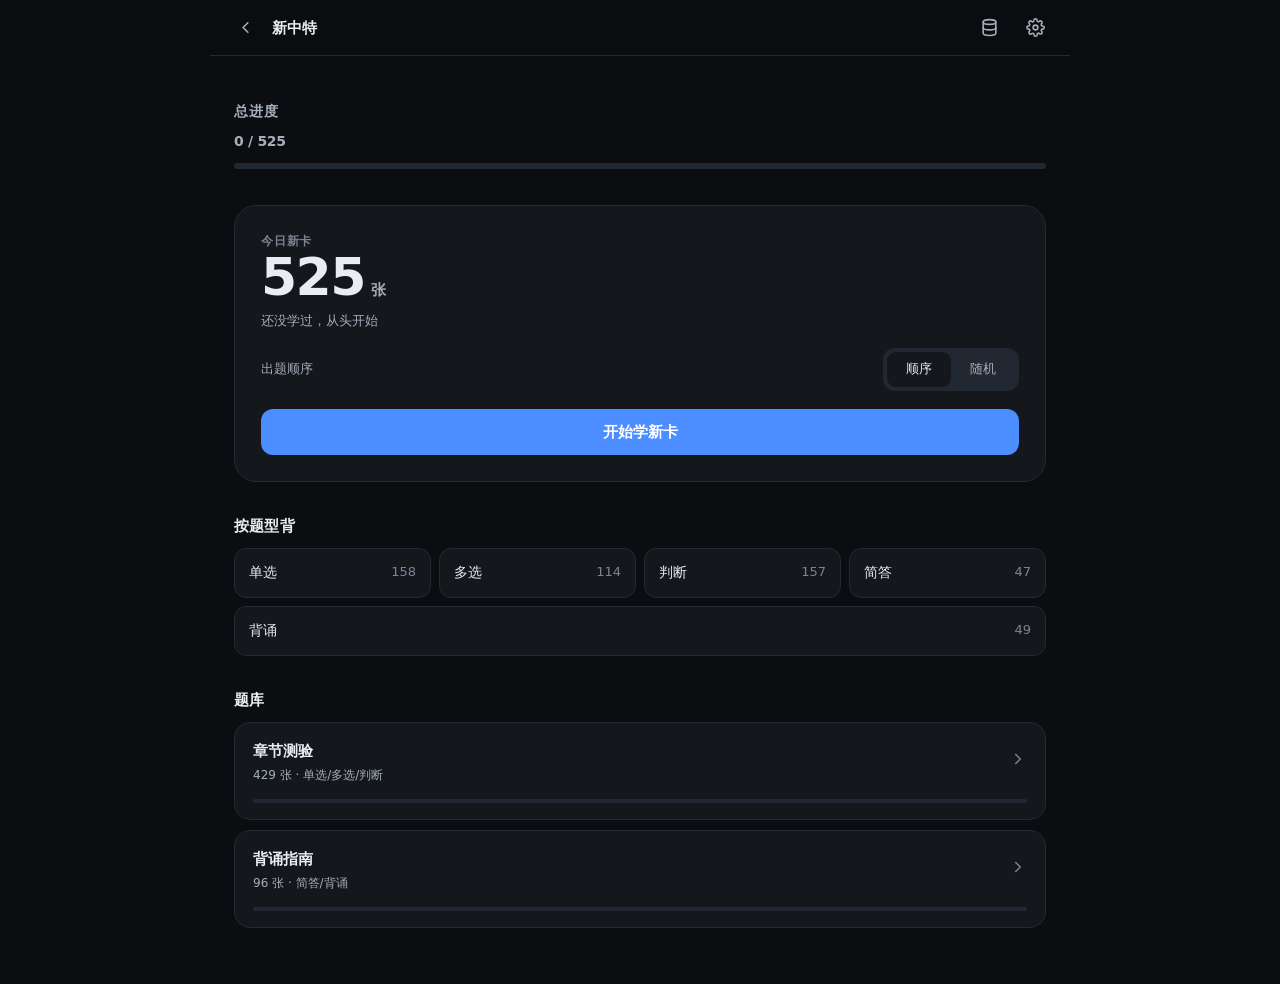
<file: zhongte.html>
<!doctype html>
<html lang="zh-CN">
<head>
<meta charset="utf-8">
<meta name="viewport" content="width=device-width, initial-scale=1, viewport-fit=cover">
<meta name="theme-color" content="#0b0d10">
<meta name="description" content="离线背诵与刷题">
<title>备考</title>
<style>/* 备考 · 极简深色主题
   设计约束：
   - 只用一套圆角阶梯（8/12/16/22），不混用
   - 只用一套字号阶梯（11/12/13/15/17/20/32）
   - 只有一个主色，其余靠明度分层
   - 8pt 间距网格 */

:root {
  color-scheme: dark;
  --bg: #0b0d10;
  --surface: #14171c;
  --surface-2: #1a1e25;
  --surface-3: #222831;
  --border: #262c36;
  --border-soft: #232a34;

  --text: #e9ecf1;
  --text-2: #a6aebb;
  --text-3: #7b8494;

  --accent: #4c8dff;
  --accent-hover: #5f9aff;
  --accent-soft: rgba(76, 141, 255, .13);

  --ok: #34c77b;
  --ok-soft: rgba(52, 199, 123, .12);
  --bad: #f2545b;
  --bad-soft: rgba(242, 84, 91, .12);
  --warn: #e8a33d;

  --r1: 8px;
  --r2: 12px;
  --r3: 16px;
  --r4: 22px;

  --font: system-ui, -apple-system, "Segoe UI", "PingFang SC", "Noto Sans SC", "Microsoft YaHei", sans-serif;
}

* { box-sizing: border-box; }

html { -webkit-text-size-adjust: 100%; }

body {
  margin: 0;
  min-height: 100vh;
  background: var(--bg);
  color: var(--text);
  font-family: var(--font);
  font-size: 15px;
  line-height: 1.6;
  -webkit-font-smoothing: antialiased;
  text-rendering: optimizeLegibility;
}

button {
  font: inherit;
  color: inherit;
  background: none;
  border: 0;
  cursor: pointer;
  -webkit-tap-highlight-color: transparent;
}

button:disabled { cursor: not-allowed; opacity: .45; }

a { color: inherit; }

h1, h2, h3, p { margin: 0; }

:focus-visible {
  outline: 2px solid var(--accent);
  outline-offset: 2px;
  border-radius: 4px;
}

.skip {
  position: absolute;
  left: 12px;
  top: -80px;
  z-index: 20;
  padding: 10px 14px;
  background: var(--accent);
  color: #fff;
  border-radius: var(--r1);
  text-decoration: none;
}
.skip:focus { top: 12px; }

/* ---------- 骨架 ---------- */

.app {
  width: 100%;
  max-width: 620px;
  margin: 0 auto;
  min-height: 100vh;
  display: flex;
  flex-direction: column;
}

.topbar {
  position: sticky;
  top: 0;
  z-index: 10;
  display: flex;
  align-items: center;
  gap: 8px;
  height: 56px;
  padding: 0 16px;
  background: rgba(11, 13, 16, .82);
  backdrop-filter: blur(14px);
  -webkit-backdrop-filter: blur(14px);
  border-bottom: 1px solid var(--border-soft);
}

.topbar-title {
  flex: 1;
  min-width: 0;
  font-size: 15px;
  font-weight: 600;
  letter-spacing: .2px;
  overflow: hidden;
  text-overflow: ellipsis;
  white-space: nowrap;
}

.icon-btn {
  display: grid;
  place-items: center;
  width: 38px;
  height: 38px;
  flex: 0 0 auto;
  color: var(--text-2);
  border-radius: var(--r2);
}
.icon-btn[hidden] { display: none; }
button[hidden] { display: none; }
.icon-btn:hover { color: var(--text); background: var(--surface-2); }
.icon-btn svg { width: 19px; height: 19px; display: block; }

.text-btn {
  flex: 0 0 auto;
  padding: 7px 11px;
  font-size: 13px;
  color: var(--text-2);
  border-radius: var(--r1);
  text-decoration: none;
}
.text-btn:hover { color: var(--text); background: var(--surface-2); }

main {
  flex: 1;
  padding: 20px 16px 40px;
  outline: none;
}
main.is-session {
  display: flex;
  flex-direction: column;
  padding-top: 0;
  min-height: calc(100vh - 56px);
  min-height: calc(100dvh - 56px);
}
/* 内容短时把操作条压到视口底部，长内容时照常跟随 */
main.is-session > .actionbar { margin-top: auto; padding-top: 20px; }

/* ---------- 通用块 ---------- */

.eyebrow {
  font-size: 12px;
  font-weight: 600;
  letter-spacing: .8px;
  text-transform: uppercase;
  color: var(--text-3);
}

.muted { color: var(--text-2); font-size: 13px; line-height: 1.55; }

.caption { color: var(--text-3); font-size: 12px; }

.card {
  padding: 18px;
  background: var(--surface);
  border: 1px solid var(--border-soft);
  border-radius: var(--r3);
}

.stack-16 > * + * { margin-top: 16px; }
.stack-12 > * + * { margin-top: 12px; }
.stack-24 > * + * { margin-top: 24px; }
.stack-32 > * + * { margin-top: 32px; }

.section-label {
  display: flex;
  align-items: baseline;
  justify-content: space-between;
  gap: 12px;
  margin-bottom: 10px;
}
.section-label h2 {
  font-size: 15px;
  font-weight: 600;
  letter-spacing: .2px;
}
.section-label span { font-size: 12px; color: var(--text-3); }

/* ---------- 按钮 ---------- */

.btn {
  display: inline-flex;
  align-items: center;
  justify-content: center;
  gap: 7px;
  min-height: 46px;
  padding: 0 18px;
  font-size: 15px;
  font-weight: 600;
  border-radius: var(--r2);
  transition: background-color .14s ease, border-color .14s ease, transform .06s ease;
}
.btn:active:not(:disabled) { transform: scale(.985); }

.btn-primary {
  background: var(--accent);
  color: #fff;
}
.btn-primary:hover:not(:disabled) { background: var(--accent-hover); }

.btn-secondary {
  background: var(--surface-2);
  color: var(--text);
  border: 1px solid var(--border);
}
.btn-secondary:hover:not(:disabled) { background: var(--surface-3); }

.btn-quiet {
  background: transparent;
  color: var(--text-2);
  border: 1px solid var(--border);
}
.btn-quiet:hover:not(:disabled) { color: var(--text); background: var(--surface-2); }

.btn-block { display: flex; width: 100%; }
.btn-sm { min-height: 38px; padding: 0 14px; font-size: 13px; }

.btn-row { display: flex; gap: 10px; }
.btn-row > .btn { flex: 1; }

/* ---------- 科目目录（首页） ---------- */

.hero {
  padding: 8px 0 4px;
}
.hero h1 {
  font-size: 32px;
  font-weight: 700;
  letter-spacing: -.6px;
  line-height: 1.2;
}
.hero p { margin-top: 8px; color: var(--text-2); font-size: 14px; }
.hero-head {
  display: flex;
  align-items: flex-start;
  justify-content: space-between;
  gap: 12px;
}
.hero .meter { height: 6px; margin-top: 10px; }
.hero-stat {
  font-size: 22px;
  font-weight: 650;
  letter-spacing: -.3px;
  color: var(--text);
  font-variant-numeric: tabular-nums;
}

.course-list { display: grid; gap: 12px; }

.course-card {
  display: block;
  width: 100%;
  padding: 22px 20px;
  text-align: left;
  text-decoration: none;
  background: var(--surface);
  border: 1px solid var(--border-soft);
  border-radius: var(--r3);
  transition: border-color .14s ease, background-color .14s ease;
}
.course-card:hover {
  background: var(--surface-2);
  border-color: var(--border);
}

.course-head {
  display: flex;
  align-items: flex-start;
  justify-content: space-between;
  gap: 12px;
}
.course-copy { flex: 1; min-width: 0; }
.course-name {
  font-size: 20px;
  font-weight: 650;
  letter-spacing: -.2px;
}
.course-desc {
  margin-top: 6px;
  font-size: 13px;
  line-height: 1.65;
  color: var(--text-2);
}

.course-foot {
  display: flex;
  align-items: baseline;
  justify-content: space-between;
  gap: 12px;
  margin-top: 16px;
  font-size: 12px;
  font-variant-numeric: tabular-nums;
}
.course-stats { color: var(--text-2); }
.course-today { color: var(--text-3); text-align: right; }
.course-card .meter { margin-top: 8px; }

.intro {
  max-width: 34em;
  margin-top: 8px;
  font-size: 14px;
  line-height: 1.75;
  color: var(--text-2);
}
.catalog-meta {
  margin-top: 14px;
  font-size: 12px;
  color: var(--text-3);
  font-variant-numeric: tabular-nums;
}
.course-arrow {
  flex: 0 0 auto;
  color: var(--text-3);
  margin-top: 2px;
  transition: color .14s ease, transform .14s ease;
}
.course-card:hover .course-arrow { color: var(--accent); transform: translateX(2px); }

/* ---------- 进度条 ---------- */

.meter {
  display: block;
  width: 100%;
  height: 4px;
  margin-top: 14px;
  background: var(--surface-3);
  border-radius: 999px;
  overflow: hidden;
}
.meter > i {
  display: block;
  height: 100%;
  background: var(--accent);
  border-radius: 999px;
}

.meter-row {
  display: flex;
  align-items: center;
  gap: 10px;
  margin-top: 12px;
}
.meter-row .meter { margin-top: 0; flex: 1; }
.meter-row span {
  flex: 0 0 auto;
  font-size: 12px;
  color: var(--text-2);
  font-variant-numeric: tabular-nums;
}

/* ---------- 今日复习 ---------- */

.today {
  padding: 22px;
  background: var(--surface);
  border: 1px solid var(--border-soft);
  border-radius: var(--r4);
}

.today-top {
  display: flex;
  align-items: flex-end;
  justify-content: space-between;
  gap: 16px;
}

.today-num {
  font-size: 40px;
  font-weight: 700;
  line-height: 1;
  letter-spacing: -1.6px;
  font-variant-numeric: tabular-nums;
}
.today-num small {
  font-size: 15px;
  font-weight: 600;
  letter-spacing: 0;
  color: var(--text);
  margin-left: 6px;
  opacity: .7;
}

.today-label {
  margin-top: 8px;
  font-size: 13px;
  color: var(--text-2);
}

.today .btn-block { margin-top: 18px; }

/* ---------- 题型 / 题库 ---------- */

.order-row {
  display: flex;
  align-items: center;
  justify-content: space-between;
  gap: 12px;
}
.order-label {
  font-size: 13px;
  color: var(--text-2);
}
.today .segmented { background: var(--surface-3); border-color: transparent; }
.today .segment[aria-pressed="true"] { background: var(--surface); box-shadow: none; }
.segmented {
  display: inline-flex;
  padding: 3px;
  background: var(--surface-2);
  border: 1px solid var(--border-soft);
  border-radius: var(--r2);
}
.segment {
  min-width: 64px;
  padding: 7px 14px;
  font-size: 13px;
  color: var(--text-2);
  border-radius: 9px;
  transition: color .14s ease, background-color .14s ease;
}
.segment:hover { color: var(--text); }
.segment[aria-pressed="true"] {
  color: var(--text);
  background: var(--surface-3);
  box-shadow: 0 1px 2px rgba(0, 0, 0, .35);
}

.chip-grid {
  display: grid;
  grid-template-columns: repeat(2, minmax(0, 1fr));
  gap: 8px;
  align-items: stretch;
}
/* 奇数个题型时，最后一项横跨整行，避免右侧留空 */
.chip-grid > :last-child:nth-child(odd) { grid-column: 1 / -1; }

.chip {
  display: flex;
  align-items: center;
  justify-content: space-between;
  gap: 8px;
  min-height: 50px;
  height: 100%;
  padding: 0 14px;
  background: var(--surface);
  border: 1px solid var(--border-soft);
  border-radius: var(--r2);
  transition: border-color .14s ease, background-color .14s ease;
}
.chip:hover { background: var(--surface-2); border-color: var(--border); }
.chip[aria-pressed="true"] {
  background: var(--accent-soft);
  border-color: var(--accent);
}
.chip[aria-pressed="true"] .chip-count { color: var(--accent); }
.chip-label { font-size: 14px; font-weight: 500; }
.chip-count {
  font-size: 13px;
  color: var(--text-3);
  font-variant-numeric: tabular-nums;
}

.deck-card {
  display: block;
  width: 100%;
  padding: 16px 18px;
  text-align: left;
  background: var(--surface);
  border: 1px solid var(--border-soft);
  border-radius: var(--r3);
  transition: border-color .14s ease, background-color .14s ease;
}
.deck-card:hover { background: var(--surface-2); border-color: var(--border); }
.deck-card + .deck-card { margin-top: 10px; }

.deck-row {
  display: flex;
  align-items: center;
  gap: 12px;
}
.deck-row > div:first-child { flex: 1; min-width: 0; }
.deck-title { font-size: 15px; font-weight: 600; }
.deck-sub { margin-top: 3px; font-size: 12px; color: var(--text-2); }

/* ---------- 答题 ---------- */

.session-progress {
  position: sticky;
  top: 56px;
  z-index: 9;
  height: 2px;
  background: var(--border-soft);
}
.session-progress > i {
  display: block;
  height: 100%;
  width: 0;
  background: var(--accent);
  transition: width .2s ease;
}

.q-head {
  display: flex;
  align-items: center;
  gap: 8px;
  padding: 18px 0 12px;
}

.tag {
  padding: 3px 9px;
  font-size: 12px;
  font-weight: 600;
  color: var(--accent);
  background: var(--accent-soft);
  border-radius: 999px;
}
.tag-neutral {
  color: var(--text-2);
  background: var(--surface-2);
}

.q-count {
  margin-left: auto;
  font-size: 12px;
  color: var(--text-3);
  font-variant-numeric: tabular-nums;
}

.q-text {
  font-size: 20px;
  font-weight: 600;
  line-height: 1.5;
  letter-spacing: -.2px;
  white-space: pre-wrap;
  word-break: break-word;
}

.q-hint { margin-top: 10px; }

.options { display: grid; gap: 8px; margin-top: 20px; }

.option {
  display: flex;
  align-items: flex-start;
  gap: 12px;
  width: 100%;
  padding: 14px;
  text-align: left;
  background: var(--surface);
  border: 1px solid var(--border-soft);
  border-radius: var(--r2);
  line-height: 1.5;
  transition: border-color .12s ease, background-color .12s ease;
}
.option:hover:not(:disabled) { background: var(--surface-2); border-color: var(--border); }

.option .letter {
  flex: 0 0 auto;
  display: grid;
  place-items: center;
  width: 26px;
  height: 26px;
  margin-top: -1px;
  font-size: 13px;
  font-weight: 700;
  color: var(--text-2);
  background: var(--surface-3);
  border-radius: var(--r1);
}
.option .body { flex: 1; min-width: 0; word-break: break-word; }
.option .flag {
  display: block;
  margin-top: 4px;
  font-size: 12px;
  color: var(--text-3);
}

.option.selected {
  background: var(--accent-soft);
  border-color: var(--accent);
}
.option.selected .letter { color: #fff; background: var(--accent); }

.option.correct {
  background: var(--ok-soft);
  border-color: var(--ok);
}
.option.correct .letter { color: #fff; background: var(--ok); }
.option.correct .flag { color: var(--ok); }

.option.incorrect {
  background: var(--bad-soft);
  border-color: var(--bad);
}
.option.incorrect .letter { color: #fff; background: var(--bad); }
.option.incorrect .flag { color: var(--bad); }

.feedback {
  margin-top: 22px;
  padding: 14px 16px;
  background: var(--surface);
  border: 1px solid var(--border-soft);
  border-left: 3px solid var(--ok);
  border-radius: var(--r2);
}
.feedback.bad { border-left-color: var(--bad); }
.feedback-title {
  font-size: 14px;
  font-weight: 650;
  color: var(--ok);
}
.feedback.bad .feedback-title { color: var(--bad); }
.feedback-text {
  margin-top: 6px;
  font-size: 14px;
  line-height: 1.6;
  color: var(--text-2);
  white-space: pre-wrap;
  word-break: break-word;
}

.answer {
  margin-top: 20px;
  padding: 18px;
  max-height: 46vh;
  overflow: auto;
  background: var(--surface);
  border: 1px solid var(--border-soft);
  border-radius: var(--r3);
  font-size: 15px;
  line-height: 1.75;
  white-space: pre-wrap;
  word-break: break-word;
}

.source {
  margin-top: 18px;
  font-size: 12px;
  color: var(--text-3);
}

.pad { padding-bottom: 12px; }

/* ---------- 底部操作条 ---------- */

.actionbar {
  position: sticky;
  bottom: 0;
  z-index: 8;
  display: flex;
  flex-direction: column;
  gap: 10px;
  margin: 20px -16px 0;
  padding: 16px 16px calc(16px + env(safe-area-inset-bottom, 0px));
  background: var(--bg);
  border-top: 1px solid var(--border-soft);
}

.kbd-hint {
  display: flex;
  flex-wrap: wrap;
  align-items: center;
  justify-content: center;
  gap: 6px;
  font-size: 12px;
  line-height: 1.4;
  color: var(--text-3);
}
.kbd-item {
  display: inline-flex;
  align-items: center;
  gap: 5px;
}
.kbd-hint kbd {
  display: inline-block;
  min-width: 20px;
  padding: 1px 6px;
  font: inherit;
  font-size: 11px;
  font-weight: 650;
  text-align: center;
  color: var(--text-2);
  background: var(--surface-3);
  border: 1px solid var(--border);
  border-bottom-width: 2px;
  border-radius: 6px;
}
.kbd-sep { color: var(--text-3); opacity: .7; }

/* ---------- 完成页 ---------- */

.done {
  padding: 40px 20px;
  text-align: center;
}
.done-icon {
  display: grid;
  place-items: center;
  width: 56px;
  height: 56px;
  margin: 0 auto 18px;
  color: var(--ok);
  background: var(--ok-soft);
  border-radius: 50%;
}
.done h2 { font-size: 20px; font-weight: 650; }
.done p { margin-top: 8px; color: var(--text-2); font-size: 14px; }
.done .btn-row { margin-top: 24px; }

/* ---------- 空状态 ---------- */

.empty {
  padding: 36px 20px;
  text-align: center;
  color: var(--text-2);
  font-size: 14px;
}

/* ---------- 弹窗 ---------- */

dialog {
  width: min(92vw, 460px);
  padding: 0;
  color: var(--text);
  background: var(--surface);
  border: 1px solid var(--border);
  border-radius: var(--r4);
}
dialog::backdrop { background: rgba(0, 0, 0, .62); }

.dialog-body { padding: 22px; }
.dialog-body h2 { font-size: 17px; font-weight: 650; }
.dialog-body .muted { margin-top: 8px; }

.dialog-actions {
  display: flex;
  gap: 10px;
  margin-top: 18px;
}
.dialog-actions > .btn { flex: 1; }

.switch-list {
  margin-top: 18px;
  border-top: 1px solid var(--border-soft);
}
.switch-row {
  display: flex;
  align-items: center;
  justify-content: space-between;
  gap: 16px;
  padding: 14px 0;
  border-bottom: 1px solid var(--border-soft);
  cursor: pointer;
}
.switch-copy { display: block; min-width: 0; }
.switch-title { display: block; font-size: 14px; font-weight: 600; }
.switch-copy .caption { display: block; margin-top: 2px; line-height: 1.5; }
.switch {
  position: relative;
  flex: 0 0 auto;
  width: 46px;
  height: 28px;
}
.switch input {
  position: absolute;
  inset: 0;
  width: 100%;
  height: 100%;
  margin: 0;
  opacity: 0;
  cursor: pointer;
}
.switch i {
  position: absolute;
  inset: 0;
  background: var(--surface-3);
  border: 1px solid var(--border);
  border-radius: 999px;
  transition: background-color .15s ease, border-color .15s ease;
  pointer-events: none;
}
.switch i::after {
  content: "";
  position: absolute;
  top: 3px;
  left: 3px;
  width: 20px;
  height: 20px;
  background: var(--text-2);
  border-radius: 50%;
  transition: transform .15s ease, background-color .15s ease;
}
.switch input:checked + i {
  background: var(--accent);
  border-color: var(--accent);
}
.switch input:checked + i::after {
  background: #fff;
  transform: translateX(18px);
}
.switch input:focus-visible + i {
  outline: 2px solid var(--accent);
  outline-offset: 2px;
}

.field {
  display: block;
  width: 100%;
  min-height: 96px;
  margin-top: 14px;
  padding: 12px;
  color: var(--text);
  font: 12px/1.5 ui-monospace, SFMono-Regular, Consolas, monospace;
  background: var(--bg);
  border: 1px solid var(--border);
  border-radius: var(--r2);
  resize: vertical;
  word-break: break-all;
}

/* ---------- 提示条 ---------- */

.toast {
  position: fixed;
  left: 50%;
  bottom: 24px;
  z-index: 30;
  max-width: min(90vw, 420px);
  padding: 12px 16px;
  font-size: 13px;
  color: var(--text);
  background: var(--surface-3);
  border: 1px solid var(--border);
  border-radius: var(--r2);
  box-shadow: 0 10px 30px rgba(0, 0, 0, .45);
  transform: translate(-50%, 12px);
  opacity: 0;
  pointer-events: none;
  transition: opacity .16s ease, transform .16s ease;
}
.toast.show { opacity: 1; transform: translate(-50%, 0); }

.foot {
  padding: 4px 0 0;
  font-size: 12px;
  color: var(--text-3);
  text-align: center;
}

@media (min-width: 640px) {
  main { padding: 28px 24px 56px; }
  .chip-grid { grid-template-columns: repeat(4, minmax(0, 1fr)); }
  .today-num { font-size: 46px; }
  .today { padding: 26px; }
  .q-text { font-size: 22px; }
  .q-text { max-width: 42em; }
  .actionbar { margin-left: -24px; margin-right: -24px; padding-left: 24px; padding-right: 24px; }
}

@media (min-width: 900px) {
  .app { max-width: 860px; }
  .hero h1 { font-size: 38px; }
  .course-list { max-width: 620px; }
  .today-num { font-size: 52px; }
}

@media (prefers-reduced-motion: reduce) {
  *, *::before, *::after { transition: none !important; animation: none !important; }
}
</style>
</head>
<body>
<a class="skip" href="#main">跳到正文</a>
<div class="app">
  <header class="topbar">
    <button id="back-button" class="icon-btn" type="button" aria-label="返回科目目录" hidden>
      <svg viewBox="0 0 24 24" fill="none" stroke="currentColor" stroke-width="2" stroke-linecap="round" stroke-linejoin="round" aria-hidden="true"><path d="M15 18l-6-6 6-6"/></svg>
    </button>
    <h1 class="topbar-title" id="topbar-title">备考</h1>
    <button id="data-button" class="icon-btn" type="button" aria-label="数据管理" title="数据管理">
      <svg viewBox="0 0 24 24" fill="none" stroke="currentColor" stroke-width="2" stroke-linecap="round" stroke-linejoin="round" aria-hidden="true"><ellipse cx="12" cy="5" rx="8" ry="3"/><path d="M4 5v14c0 1.7 3.6 3 8 3s8-1.3 8-3V5"/><path d="M4 12c0 1.7 3.6 3 8 3s8-1.3 8-3"/></svg>
    </button>
    <button id="settings-button" class="icon-btn" type="button" aria-label="设置" title="设置" hidden>
      <svg viewBox="0 0 24 24" fill="none" stroke="currentColor" stroke-width="2" stroke-linecap="round" stroke-linejoin="round" aria-hidden="true"><circle cx="12" cy="12" r="3"/><path d="M19.4 15a1.65 1.65 0 0 0 .33 1.82l.06.06a2 2 0 1 1-2.83 2.83l-.06-.06a1.65 1.65 0 0 0-1.82-.33 1.65 1.65 0 0 0-1 1.51V21a2 2 0 1 1-4 0v-.09A1.65 1.65 0 0 0 9 19.4a1.65 1.65 0 0 0-1.82.33l-.06.06a2 2 0 1 1-2.83-2.83l.06-.06a1.65 1.65 0 0 0 .33-1.82 1.65 1.65 0 0 0-1.51-1H3a2 2 0 1 1 0-4h.09A1.65 1.65 0 0 0 4.6 9a1.65 1.65 0 0 0-.33-1.82l-.06-.06a2 2 0 1 1 2.83-2.83l.06.06a1.65 1.65 0 0 0 1.82.33H9a1.65 1.65 0 0 0 1-1.51V3a2 2 0 1 1 4 0v.09a1.65 1.65 0 0 0 1 1.51 1.65 1.65 0 0 0 1.82-.33l.06-.06a2 2 0 1 1 2.83 2.83l-.06.06a1.65 1.65 0 0 0-.33 1.82V9a1.65 1.65 0 0 0 1.51 1H21a2 2 0 1 1 0 4h-.09a1.65 1.65 0 0 0-1.51 1z"/></svg>
    </button>
  </header>
  <main id="main" tabindex="-1"></main>
</div>

<dialog id="data-dialog" aria-labelledby="data-title">
  <div class="dialog-body">
    <h2 id="data-title">数据管理</h2>
    <p class="muted" id="data-note"></p>
    <div class="btn-row" style="margin-top:18px">
      <button class="btn btn-secondary" type="button" id="export-button">导出进度</button>
      <button class="btn btn-secondary" type="button" id="import-button">导入进度</button>
    </div>
    <label class="caption" for="data-field" style="display:block;margin-top:16px">备份文本（导入时粘贴到这里）</label>
    <textarea class="field" id="data-field" spellcheck="false" placeholder="导出后这段文本可复制保存"></textarea>
    <div class="dialog-actions">
      <button class="btn btn-quiet" type="button" id="data-close">关闭</button>
      <button class="btn btn-primary" type="button" id="data-apply">应用</button>
    </div>
    <p class="caption" id="data-status" aria-live="polite" style="margin-top:10px"></p>
  </div>
</dialog>

<dialog id="settings-dialog" aria-labelledby="settings-title">
  <div class="dialog-body">
    <h2 id="settings-title">设置</h2>
    <p class="muted">快捷键偏好只存在这台设备上，对两个科目页都生效。</p>
    <div class="switch-list">
      <label class="switch-row">
        <span class="switch-copy">
          <span class="switch-title">显示快捷键提示</span>
          <span class="caption">在答题操作区显示当前可用的按键</span>
        </span>
        <span class="switch"><input id="pref-hints" type="checkbox" role="switch"><i aria-hidden="true"></i></span>
      </label>
      <label class="switch-row">
        <span class="switch-copy">
          <span class="switch-title">启用键盘快捷键</span>
          <span class="caption">关闭后只能用鼠标或触屏操作</span>
        </span>
        <span class="switch"><input id="pref-keys" type="checkbox" role="switch"><i aria-hidden="true"></i></span>
      </label>
    </div>
    <div class="dialog-actions">
      <button class="btn btn-quiet" type="button" id="settings-close">关闭</button>
    </div>
  </div>
</dialog>

<div class="toast" id="toast" role="status" aria-live="polite"></div>

<script>
'use strict';
const DECKS = /*@DECK_DATA@*/{
 "version": 1,
 "built": "2026-11-18",
 "decks": [
  {
   "id": "zt-quiz",
   "course": "新中特",
   "title": "章节测验 442 题",
   "desc": "单选159 · 多选113 · 判断157",
   "cards": [
    {
     "id": "zt-001",
     "type": "single",
     "q": "党的十一届三中全会以后，我国经济建设的战略部署大体分“三步走”。第一步，实现国民生产总值比1980年翻一番，解决人民的（　）。",
     "options": [
      {
       "k": "A",
       "t": "温饱问题"
      },
      {
       "k": "B",
       "t": "富裕问题"
      },
      {
       "k": "C",
       "t": "现代化问题"
      },
      {
       "k": "D",
       "t": "小康问题"
      }
     ],
     "answer": "A",
     "explain": "三步走战略\n1987年党的十三大系统阐述的“三步走”：第一步解决温饱，第二步达到小康，第三步基本实现现代化。本题考“第一步”，不要把“小康”提前。",
     "source": "新中特·章节测验442题",
     "num": 1,
     "kind": "single"
    },
    {
     "id": "zt-002",
     "type": "single",
     "q": "以下各项中，不属于党面临的“四个危险”的是（　）。",
     "options": [
      {
       "k": "A",
       "t": "骄傲自满的危险"
      },
      {
       "k": "B",
       "t": "能力不足的危险"
      },
      {
       "k": "C",
       "t": "精神懈怠的危险"
      },
      {
       "k": "D",
       "t": "脱离群众的危险"
      }
     ],
     "answer": "A",
     "explain": "四个危险（必背）\n完整内容：精神懈怠的危险、能力不足的危险、脱离群众的危险、消极腐败的危险。\n记忆口诀：精、能、脱、腐。 “骄傲自满”不是该固定提法。\n关联辨析｜四个考验： 执政考验、改革开放考验、市场经济考验、外部环境考验。前者侧重党自身的风险，后者侧重执政面临的考验。",
     "source": "新中特·章节测验442题",
     "num": 2,
     "kind": "single"
    },
    {
     "id": "zt-003",
     "type": "single",
     "q": "党对军队绝对领导的最高实现形式是（　）。",
     "options": [
      {
       "k": "A",
       "t": "政治委员制"
      },
      {
       "k": "B",
       "t": "党委制"
      },
      {
       "k": "C",
       "t": "军委主席负责制"
      },
      {
       "k": "D",
       "t": "党委统一的集体领导下的首长分工负责制"
      }
     ],
     "answer": "C",
     "explain": "军委主席负责制体现党对军队绝对领导的最高领导权和指挥权，是最高实现形式。易误选“党委统一的集体领导下的首长分工负责制”，它是重要制度安排，并非最高实现形式。",
     "source": "新中特·章节测验442题",
     "num": 3,
     "kind": "single"
    },
    {
     "id": "zt-004",
     "type": "single",
     "q": "“人民的基本生存和生活状态、以及人民的基本发展机会、基本发展能力和基本权益保护状况等”描述的是哪一重要概念（　）。",
     "options": [
      {
       "k": "A",
       "t": "幸福"
      },
      {
       "k": "B",
       "t": "安全"
      },
      {
       "k": "C",
       "t": "发展"
      },
      {
       "k": "D",
       "t": "民生"
      }
     ],
     "answer": "D",
     "explain": "这些方面集中反映人民群众的生活状况和权益保障，故民生成立。易误选“发展”，发展机会等只是其中维度，不能概括整体概念。",
     "source": "新中特·章节测验442题",
     "num": 4,
     "kind": "single"
    },
    {
     "id": "zt-005",
     "type": "single",
     "q": "发展卫生与健康事业，必须坚持的原则是（　）。",
     "options": [
      {
       "k": "A",
       "t": "公益性"
      },
      {
       "k": "B",
       "t": "普惠性"
      },
      {
       "k": "C",
       "t": "基础性"
      },
      {
       "k": "D",
       "t": "兜底性"
      }
     ],
     "answer": "A",
     "explain": "卫生与健康事业关系群众基本健康权益，坚持公益性才能保证服务不以逐利为目的。易误选“普惠性”，它强调覆盖面，不是此处原则。",
     "source": "新中特·章节测验442题",
     "num": 5,
     "kind": "single"
    },
    {
     "id": "zt-006",
     "type": "single",
     "q": "某地政府在新农村文化建设中，着力推进文化礼堂建设，建立学习讲堂、民风廊、励志廊等，开展各种文化活动，学科网促进了农村文化从单纯娱乐向更高精神层面的跃升，形成了一股崇德向上的强大力量。该地的成功经验表明，新农村文化建设要：（　）。",
     "options": [
      {
       "k": "A",
       "t": "支持健康有益文化，抵制农村通俗文化"
      },
      {
       "k": "B",
       "t": "大力发展文化事业，丰富农村文化生活"
      },
      {
       "k": "C",
       "t": "积极发展文化产业，保障农民文化权益"
      },
      {
       "k": "D",
       "t": "承袭农村传统习俗，提高农民道德修养"
      }
     ],
     "answer": "B",
     "explain": "文化礼堂和各类活动充实了农村精神文化生活，体现发展文化事业、丰富文化生活。易误选“发展文化产业”，材料无经营或产业属性，混淆事业与产业。",
     "source": "新中特·章节测验442题",
     "num": 6,
     "kind": "single"
    },
    {
     "id": "zt-007",
     "type": "single",
     "q": "我们所要建设的市场体系的特征是（　）。",
     "options": [
      {
       "k": "A",
       "t": "彰显优势、协调联动"
      },
      {
       "k": "B",
       "t": "多元平衡、安全高效"
      },
      {
       "k": "C",
       "t": "创新引领、协同发展"
      },
      {
       "k": "D",
       "t": "统一开放、竞争有序"
      }
     ],
     "answer": "D",
     "explain": "D准确概括市场体系应统一开放、竞争有序，有利于破除分割、形成公平配置资源的市场环境。C最易误选，其强调产业体系的创新引领、协同发展，不是市场体系特征。",
     "source": "新中特·章节测验442题",
     "num": 7,
     "kind": "single"
    },
    {
     "id": "zt-008",
     "type": "single",
     "q": "中国积极拓展多层次国际交往领域，突出（　）的战略引领作用。",
     "options": [
      {
       "k": "A",
       "t": "元首外交"
      },
      {
       "k": "B",
       "t": "民间交往"
      },
      {
       "k": "C",
       "t": "政党外交"
      },
      {
       "k": "D",
       "t": "主场外交"
      }
     ],
     "answer": "A",
     "explain": "元首外交处于国家对外交往最高层次，能把握方向、统揽全局，具有战略引领作用。D主场外交最易误选，它是重要平台和方式，不具有统领全局的战略引领作用。",
     "source": "新中特·章节测验442题",
     "num": 8,
     "kind": "single"
    },
    {
     "id": "zt-009",
     "type": "single",
     "q": "（　）体现一定社会形态中最基本、最本质的经济关系，经济制度的选择取决于一国生产力发展水平和具体的社会经济条件。",
     "options": [
      {
       "k": "A",
       "t": "文化制度"
      },
      {
       "k": "B",
       "t": "社会制度"
      },
      {
       "k": "C",
       "t": "政治制度"
      },
      {
       "k": "D",
       "t": "经济制度"
      }
     ],
     "answer": "D",
     "explain": "经济制度规定生产、分配等核心经济关系，其选择受生产力水平和社会经济条件制约。B最易误选，社会制度范围更广，不能等同于经济制度。",
     "source": "新中特·章节测验442题",
     "num": 9,
     "kind": "single"
    },
    {
     "id": "zt-010",
     "type": "single",
     "q": "创新社会治理，首要的是（　）。",
     "options": [
      {
       "k": "A",
       "t": "理念创新"
      },
      {
       "k": "B",
       "t": "制度创新"
      },
      {
       "k": "C",
       "t": "理论创新"
      },
      {
       "k": "D",
       "t": "道路创新"
      }
     ],
     "answer": "A",
     "explain": "理念创新是方向和先导，只有更新治理理念，制度和方式创新才有正确取向。B制度创新最易误选，它是重要支撑，但不是首要环节。",
     "source": "新中特·章节测验442题",
     "num": 10,
     "kind": "single"
    },
    {
     "id": "zt-011",
     "type": "single",
     "q": "以下各项中不属于新发展理念的内涵的是（　）。",
     "options": [
      {
       "k": "A",
       "t": "共商"
      },
      {
       "k": "B",
       "t": "协调"
      },
      {
       "k": "C",
       "t": "创新"
      },
      {
       "k": "D",
       "t": "绿色"
      }
     ],
     "answer": "A",
     "explain": "五大发展理念（必背）\n创新、协调、绿色、开放、共享。 创新是第一动力；协调是持续健康发展的内在要求；绿色是永续发展的必要条件；开放是国家繁荣发展的必由之路；共享是中国特色社会主义的本质要求。“共商”不是五大发展理念之一。",
     "source": "新中特·章节测验442题",
     "num": 11,
     "kind": "single"
    },
    {
     "id": "zt-012",
     "type": "single",
     "q": "（　）是新时代坚持和发展中国特色社会主义的基本方略，充分体现了党对新时代经济社会与自然生态和谐发展规律的深刻认识和准确把握。",
     "options": [
      {
       "k": "A",
       "t": "坚持人与自然和谐共生"
      },
      {
       "k": "B",
       "t": "坚持推进绿色发展"
      },
      {
       "k": "C",
       "t": "共同推进全球生态治理"
      },
      {
       "k": "D",
       "t": "坚持用最严格的制度保护生态环境"
      }
     ],
     "answer": "A",
     "explain": "“坚持人与自然和谐共生”是基本方略，直接体现对发展与生态关系的把握。B虽属生态文明建设要求，但不是该基本方略的规范表述。",
     "source": "新中特·章节测验442题",
     "num": 12,
     "kind": "single"
    },
    {
     "id": "zt-013",
     "type": "single",
     "q": "民生建设搞的成功不成功，要看人民群众享受的成果，其中不包括（　）。",
     "options": [
      {
       "k": "A",
       "t": "获得感"
      },
      {
       "k": "B",
       "t": "满意感"
      },
      {
       "k": "C",
       "t": "幸福感"
      },
      {
       "k": "D",
       "t": "安全感"
      }
     ],
     "answer": "B",
     "explain": "规范表述为获得感、幸福感、安全感，不包括“满意感”，故B成立。D易被误排除，安全感正是民生成效的重要体现。",
     "source": "新中特·章节测验442题",
     "num": 13,
     "kind": "single"
    },
    {
     "id": "zt-014",
     "type": "single",
     "q": "“三去一降一补”中“三去”是指（　）。①去产能②去库存③去杠杆④去短板",
     "options": [
      {
       "k": "A",
       "t": "②③④"
      },
      {
       "k": "B",
       "t": "①②③"
      },
      {
       "k": "C",
       "t": "①②④"
      },
      {
       "k": "D",
       "t": "①③④"
      }
     ],
     "answer": "B",
     "explain": "三去一降一补\n去产能、去库存、去杠杆、降成本、补短板。 “三去”不含“去短板”，而是“补短板”。",
     "source": "新中特·章节测验442题",
     "num": 14,
     "kind": "single"
    },
    {
     "id": "zt-015",
     "type": "single",
     "q": "中国特色社会主义为什么好，归根到底是因为（　）。",
     "options": [
      {
       "k": "A",
       "t": "马克思主义行"
      },
      {
       "k": "B",
       "t": "社会主义制度好"
      },
      {
       "k": "C",
       "t": "中华优秀文化好"
      },
      {
       "k": "D",
       "t": "改革开放政策好"
      }
     ],
     "answer": "A",
     "explain": "A揭示思想理论根源，构成“好”的根本原因。B最具迷惑性，制度优势是表现和结果，不能替代“归根到底”的原因。",
     "source": "新中特·章节测验442题",
     "num": 15,
     "kind": "single"
    },
    {
     "id": "zt-016",
     "type": "single",
     "q": "中国特色社会主义新时代的时间起点是（　）。",
     "options": [
      {
       "k": "A",
       "t": "党的十六大"
      },
      {
       "k": "B",
       "t": "党的十七大"
      },
      {
       "k": "C",
       "t": "党的十八大"
      },
      {
       "k": "D",
       "t": "党的十九大"
      }
     ],
     "answer": "C",
     "explain": "新时代的起点\n党的十八大以来 中国特色社会主义进入新时代；党的十九大 作出“中国特色社会主义进入了新时代”的重大政治判断。注意区分“历史起点”和“明确提出的会议”。",
     "source": "新中特·章节测验442题",
     "num": 16,
     "kind": "single"
    },
    {
     "id": "zt-017",
     "type": "single",
     "q": "当前，我国哲学社会科学学科体系已基本确立，涵盖经济、政治、文化、社会、生态、军事、党建、历史等各领域，但还存在ー些亟待解决的问题，主要是ー些学科设置同社会发展联系不够紧密，学科体系不够健全，新兴学科、交叉学科建设比较薄弱。这启示加快构建我国特色哲学社会科学要体现（　）。",
     "options": [
      {
       "k": "A",
       "t": "继承性"
      },
      {
       "k": "B",
       "t": "民族性"
      },
      {
       "k": "C",
       "t": "原创性"
      },
      {
       "k": "D",
       "t": "系统性"
      }
     ],
     "answer": "D",
     "explain": "所列问题指向学科门类、结构和协同不完善，需整体谋划，故体现系统性。C易误选，原创性强调理论创新，不对应体系健全这一主旨。",
     "source": "新中特·章节测验442题",
     "num": 17,
     "kind": "single"
    },
    {
     "id": "zt-018",
     "type": "single",
     "q": "在党的所有纪律中，第一位的是（　）。",
     "options": [
      {
       "k": "A",
       "t": "组织纪律"
      },
      {
       "k": "B",
       "t": "政治纪律"
      },
      {
       "k": "C",
       "t": "廉洁纪律"
      },
      {
       "k": "D",
       "t": "群众纪律"
      }
     ],
     "answer": "B",
     "explain": "政治纪律是管总、打头的纪律，是遵守其他纪律的前提和基础。组织纪律虽有重要作用，但不居首位。",
     "source": "新中特·章节测验442题",
     "num": 18,
     "kind": "single"
    },
    {
     "id": "zt-019",
     "type": "single",
     "q": "中国号召世界共同反对以多边主义之名行（　）之实的各种行为。",
     "options": [
      {
       "k": "A",
       "t": "互惠共赢"
      },
      {
       "k": "B",
       "t": "和平共处"
      },
      {
       "k": "C",
       "t": "单边主义"
      },
      {
       "k": "D",
       "t": "国际合作"
      }
     ],
     "answer": "C",
     "explain": "打着多边主义旗号却搞独断，实质就是单边主义。国际合作与多边主义方向一致，不属于被批判行为。",
     "source": "新中特·章节测验442题",
     "num": 19,
     "kind": "single"
    },
    {
     "id": "zt-020",
     "type": "single",
     "q": "党的教育工作的总体要求是（　）。",
     "options": [
      {
       "k": "A",
       "t": "五育并举"
      },
      {
       "k": "B",
       "t": "三全育人"
      },
      {
       "k": "C",
       "t": "为党育人、为国育才"
      },
      {
       "k": "D",
       "t": "发挥社会合力"
      }
     ],
     "answer": "C",
     "explain": "为党育人、为国育才体现教育根本任务和方向目标，是总体要求。最易误选的三全育人是育人格局，五育并举是培养内容安排，均非总体要求。",
     "source": "新中特·章节测验442题",
     "num": 20,
     "kind": "single"
    },
    {
     "id": "zt-021",
     "type": "single",
     "q": "（　），是发挥社会主义市场经济体制优势的内在要求。",
     "options": [
      {
       "k": "A",
       "t": "科学的宏观调控，有效的政府治理"
      },
      {
       "k": "B",
       "t": "坚持公有制主体地位"
      },
      {
       "k": "C",
       "t": "推进政府协商"
      },
      {
       "k": "D",
       "t": "加强国际合作"
      }
     ],
     "answer": "A",
     "explain": "科学宏观调控和有效政府治理能把市场机制同制度优势结合起来，保障市场经济健康发展。坚持公有制主体地位虽是重要制度基础，但不是此处内在要求。",
     "source": "新中特·章节测验442题",
     "num": 21,
     "kind": "single"
    },
    {
     "id": "zt-022",
     "type": "single",
     "q": "坚持和完善共建共治共享的社会治理制度，以下说法不正确的是（　）。",
     "options": [
      {
       "k": "A",
       "t": "完善社会治安防控体系"
      },
      {
       "k": "B",
       "t": "完善正确处理新形势下人民内部矛盾有效机制"
      },
      {
       "k": "C",
       "t": "构建基层社会治理新格局"
      },
      {
       "k": "D",
       "t": "分阶层分阶段的实现共享"
      }
     ],
     "answer": "D",
     "explain": "D错在“分阶层分阶段”，共享强调全民性、全面性和渐进性，不能按阶层切分。易误选C，它是基层治理重要任务，说法无误，只是不符合“不正确”设问。",
     "source": "新中特·章节测验442题",
     "num": 22,
     "kind": "single"
    },
    {
     "id": "zt-023",
     "type": "single",
     "q": "推动形成（　）是绿色发展的重要实践途径。具体包括强化绿色理念，倡导节俭消费观，强化相关政策机制，构建全民行动体系，提高公众的节约意识、环境意识、生态意识。",
     "options": [
      {
       "k": "A",
       "t": "绿色共享模式"
      },
      {
       "k": "B",
       "t": "绿色生活方式"
      },
      {
       "k": "C",
       "t": "绿色生产方式"
      },
      {
       "k": "D",
       "t": "绿色发展方式"
      }
     ],
     "answer": "B",
     "explain": "B成立，因为节俭消费、公众节约和环保意识、全民行动都落在日常生活方式上。易误选C，生产方式侧重生产端，不能概括消费观和公众生活实践。",
     "source": "新中特·章节测验442题",
     "num": 23,
     "kind": "single"
    },
    {
     "id": "zt-024",
     "type": "single",
     "q": "我们党最鲜明的品格是（　）。",
     "options": [
      {
       "k": "A",
       "t": "全心全意为人民服务"
      },
      {
       "k": "B",
       "t": "勇于自我革命，从严管党治党"
      },
      {
       "k": "C",
       "t": "解放思想"
      },
      {
       "k": "D",
       "t": "加强理想信念教育"
      }
     ],
     "answer": "B",
     "explain": "B成立，勇于自我革命、从严管党治党体现党依靠自身力量保持先进性和纯洁性的鲜明品格。易误选A，全心全意为人民服务是党的根本宗旨，不是最鲜明品格。",
     "source": "新中特·章节测验442题",
     "num": 24,
     "kind": "single"
    },
    {
     "id": "zt-025",
     "type": "single",
     "q": "我国经济与社会发展的根本出发点是（　）。",
     "options": [
      {
       "k": "A",
       "t": "解放和发展生产力"
      },
      {
       "k": "B",
       "t": "增强综合国力"
      },
      {
       "k": "C",
       "t": "提高人民生活水平"
      },
      {
       "k": "D",
       "t": "巩固社会主义制度"
      }
     ],
     "answer": "C",
     "explain": "C成立，发展为了人民、发展成果由人民共享，根本落脚点是改善民生、提高人民生活水平。易误选A，解放和发展生产力是根本任务和发展手段，不是出发点。",
     "source": "新中特·章节测验442题",
     "num": 25,
     "kind": "single"
    },
    {
     "id": "zt-026",
     "type": "single",
     "q": "鸦片战争以后，近代中国逐步成为（　）。",
     "options": [
      {
       "k": "A",
       "t": "半封建社会"
      },
      {
       "k": "B",
       "t": "半殖民地半封建社会"
      },
      {
       "k": "C",
       "t": "殖民社会"
      },
      {
       "k": "D",
       "t": "半殖民地"
      }
     ],
     "answer": "B",
     "explain": "鸦片战争后中国主权遭破坏但未被完全殖民，封建经济逐步解体而封建势力仍在，故该项正确。易误选“半封建社会”，它只概括内部变化，漏掉半殖民地性质。",
     "source": "新中特·章节测验442题",
     "num": 26,
     "kind": "single"
    },
    {
     "id": "zt-027",
     "type": "single",
     "q": "现阶段，“四个全面”战略布局不包括（　）。",
     "options": [
      {
       "k": "A",
       "t": "全面建设社会主义现代化国家"
      },
      {
       "k": "B",
       "t": "全面深化改革"
      },
      {
       "k": "C",
       "t": "全面依法治国"
      },
      {
       "k": "D",
       "t": "全面建成世界强国"
      }
     ],
     "answer": "D",
     "explain": "四个全面战略布局（必背）\n全面建设社会主义现代化国家、全面深化改革、全面依法治国、全面从严治党。 易混：早期表述是“全面建成小康社会”，完成全面建成小康社会的历史任务后，调整为“全面建设社会主义现代化国家”。",
     "source": "新中特·章节测验442题",
     "num": 27,
     "kind": "single"
    },
    {
     "id": "zt-028",
     "type": "single",
     "q": "中国历史上最广泛、最深刻的社会变革是（　）。",
     "options": [
      {
       "k": "A",
       "t": "中国特色社会主义新时代的开创"
      },
      {
       "k": "B",
       "t": "新中国的成立"
      },
      {
       "k": "C",
       "t": "改革开放新时期的开启"
      },
      {
       "k": "D",
       "t": "社会主义基本制度的建立"
      }
     ],
     "answer": "D",
     "explain": "社会主义基本制度建立，确立公有制主体地位，深刻重塑社会结构，故该项正确。易误选“新中国成立”，它实现民族独立和人民解放，但不是最深刻的社会制度变革。",
     "source": "新中特·章节测验442题",
     "num": 28,
     "kind": "single"
    },
    {
     "id": "zt-029",
     "type": "single",
     "q": "（　）是确保两岸关系和平发展的关键。大陆和台湾同属一个中国，两岸不是国与国关系，它明确界定了两岸关系的根本性质。",
     "options": [
      {
       "k": "A",
       "t": "一个中国"
      },
      {
       "k": "B",
       "t": "“两制”并存"
      },
      {
       "k": "C",
       "t": "“九二共识”"
      },
      {
       "k": "D",
       "t": "“一国两制”"
      }
     ],
     "answer": "C",
     "explain": "一个中国原则与九二共识\n一个中国原则 是两岸关系的政治基础；“九二共识” 是推动两岸关系和平发展的重要政治基础和关键共识。题目问“确保两岸关系和平发展的关键”，按原卷选“九二共识”。",
     "source": "新中特·章节测验442题",
     "num": 29,
     "kind": "single"
    },
    {
     "id": "zt-030",
     "type": "single",
     "q": "全面建成多层次社会保障体系，在保障项目上，要坚持以（　）为主题。",
     "options": [
      {
       "k": "A",
       "t": "优抚安置"
      },
      {
       "k": "B",
       "t": "慈善事业"
      },
      {
       "k": "C",
       "t": "社会福利"
      },
      {
       "k": "D",
       "t": "社会保险"
      }
     ],
     "answer": "D",
     "explain": "社会保险覆盖面广、承担基本风险保障，是社会保障体系的主体和重点，故该项正确。易误选“社会福利”，它只是提高生活质量的项目，不能替代社会保险的主体地位。",
     "source": "新中特·章节测验442题",
     "num": 30,
     "kind": "single"
    },
    {
     "id": "zt-031",
     "type": "single",
     "q": "对我国社会主要矛盾的最新分析论述是在（　）。",
     "options": [
      {
       "k": "A",
       "t": "党的十八大"
      },
      {
       "k": "B",
       "t": "党的十九届六中全会"
      },
      {
       "k": "C",
       "t": "党的八大"
      },
      {
       "k": "D",
       "t": "党的十九大"
      }
     ],
     "answer": "D",
     "explain": "党的十九大在新时代背景下对社会主要矛盾作出新概括，故该项正确。易误选“十九届六中全会”，它虽时间更近，但主要总结历史经验，并非这一最新论述的提出场合。",
     "source": "新中特·章节测验442题",
     "num": 31,
     "kind": "single"
    },
    {
     "id": "zt-032",
     "type": "single",
     "q": "通过《中共中央关于党的百年奋斗重大成就和历史经验的决议》的会议是（　）。",
     "options": [
      {
       "k": "A",
       "t": "党的十九届四中全会"
      },
      {
       "k": "B",
       "t": "党的十九届六中全会"
      },
      {
       "k": "C",
       "t": "党的十九届三中全会"
      },
      {
       "k": "D",
       "t": "党的十九届五中全会"
      }
     ],
     "answer": "B",
     "explain": "十九届六中全会\n2021年11月召开的 党的十九届六中全会 审议通过《中共中央关于党的百年奋斗重大成就和历史经验的决议》。不要与十九届四中全会（国家制度和治理体系议题）混淆。",
     "source": "新中特·章节测验442题",
     "num": 32,
     "kind": "single"
    },
    {
     "id": "zt-033",
     "type": "single",
     "q": "（　）是人民幸福安康的基本要求，是安邦定国的重要基石。",
     "options": [
      {
       "k": "A",
       "t": "国家安全"
      },
      {
       "k": "B",
       "t": "外交战略"
      },
      {
       "k": "C",
       "t": "意识形态"
      },
      {
       "k": "D",
       "t": "武装力量"
      }
     ],
     "answer": "A",
     "explain": "国家安全关系人民安居乐业和国家长治久安，是发展的安全前提，故A成立。最易误选D，武装力量只是维护安全的重要支撑，不等于国家安全本身。",
     "source": "新中特·章节测验442题",
     "num": 33,
     "kind": "single"
    },
    {
     "id": "zt-034",
     "type": "single",
     "q": "民生之本是（　）。",
     "options": [
      {
       "k": "A",
       "t": "医疗"
      },
      {
       "k": "B",
       "t": "教育"
      },
      {
       "k": "C",
       "t": "住房"
      },
      {
       "k": "D",
       "t": "就业"
      }
     ],
     "answer": "D",
     "explain": "就业直接关系群众收入和生活来源，是改善民生的基本依托，故D成立。最易误选B，教育是民生重要内容或基础，但不是“民生之本”。",
     "source": "新中特·章节测验442题",
     "num": 34,
     "kind": "single"
    },
    {
     "id": "zt-035",
     "type": "single",
     "q": "中国特色社会主义文化建设的根本任务（　）。",
     "options": [
      {
       "k": "A",
       "t": "坚持以社会主义核心价值观引领文化建设制度"
      },
      {
       "k": "B",
       "t": "培养有理想、有道德、有文化、有纪律的社会主义公民"
      },
      {
       "k": "C",
       "t": "加强社会主义思想道德建设和社会主义教育科学文化建设"
      },
      {
       "k": "D",
       "t": "坚持马克思主义在意识形态领域指导地位的根本制度"
      }
     ],
     "answer": "B",
     "explain": "培育“四有”社会主义公民体现文化建设提高人的素质、塑造人的根本目的，故B成立。最易误选C，它是文化建设的重要内容，不是根本任务。",
     "source": "新中特·章节测验442题",
     "num": 35,
     "kind": "single"
    },
    {
     "id": "zt-036",
     "type": "single",
     "q": "“一国两制”的核心在于（　）。",
     "options": [
      {
       "k": "A",
       "t": "“两制”"
      },
      {
       "k": "B",
       "t": "“一国”"
      },
      {
       "k": "C",
       "t": "人民当家作主"
      },
      {
       "k": "D",
       "t": "保持社会稳定"
      }
     ],
     "answer": "B",
     "explain": "“一国”是“两制”的前提和基础，维护国家主权、统一和领土完整是核心要求，故B成立。最易误选A，“两制”只是统一后的制度安排。",
     "source": "新中特·章节测验442题",
     "num": 36,
     "kind": "single"
    },
    {
     "id": "zt-037",
     "type": "single",
     "q": "关于社会主义核心价值观论述正确的是（　）。",
     "options": [
      {
       "k": "A",
       "t": "社会主义核心价值观体现了社会主义意识形态的本质要求"
      },
      {
       "k": "B",
       "t": "社会主义核心价值观的内核是社会主义核心价值体系"
      },
      {
       "k": "C",
       "t": "社会主义核心价值观的高度凝练和集中表达是社会主义核心价值体系"
      },
      {
       "k": "D",
       "t": "社会主义核心价值观的根本性质和基本特征体现为社会主义核心价值体系"
      }
     ],
     "answer": "A",
     "explain": "社会主义核心价值观体现社会主义意识形态的本质要求。易误选B把二者关系说反：社会主义核心价值观是社会主义核心价值体系的内核，后者不是前者的内核；C、D同样颠倒或误置二者关系。",
     "source": "新中特·章节测验442题",
     "num": 37,
     "kind": "single"
    },
    {
     "id": "zt-038",
     "type": "single",
     "q": "（　）是国家的根本大法，具有最高的法律地位、法律权威、法律效力。",
     "options": [
      {
       "k": "A",
       "t": "立法法"
      },
      {
       "k": "B",
       "t": "刑法"
      },
      {
       "k": "C",
       "t": "民法典"
      },
      {
       "k": "D",
       "t": "宪法"
      }
     ],
     "answer": "D",
     "explain": "宪法规定国家根本制度和任务，具有最高法律效力。易误选民法典，它虽是重要法律，但主要调整民事关系，效力低于宪法。",
     "source": "新中特·章节测验442题",
     "num": 38,
     "kind": "single"
    },
    {
     "id": "zt-039",
     "type": "single",
     "q": "推动两岸关系和平发展，需要（　）。",
     "options": [
      {
       "k": "A",
       "t": "武统台湾"
      },
      {
       "k": "B",
       "t": "坚持一个中国原则和“九二共识”"
      },
      {
       "k": "C",
       "t": "只需大陆方面推动"
      },
      {
       "k": "D",
       "t": "和平渗透"
      }
     ],
     "answer": "B",
     "explain": "坚持一个中国原则和“九二共识”是两岸和平发展的政治基础。易误选“武统台湾”，它与和平发展方向相悖，也不是推动和平发展的主张。",
     "source": "新中特·章节测验442题",
     "num": 39,
     "kind": "single"
    },
    {
     "id": "zt-040",
     "type": "single",
     "q": "中国社会长期稳定的根本原因是（　）。",
     "options": [
      {
       "k": "A",
       "t": "中国特色社会主义好"
      },
      {
       "k": "B",
       "t": "改革开放政策好"
      },
      {
       "k": "C",
       "t": "公民综合素质高"
      },
      {
       "k": "D",
       "t": "民族关系处理好"
      }
     ],
     "answer": "A",
     "explain": "中国特色社会主义符合国情，能凝聚社会共识、保障发展稳定，是长期稳定的根本原因。易误选改革开放政策好，改革开放只是重要动力，不是根本原因。",
     "source": "新中特·章节测验442题",
     "num": 40,
     "kind": "single"
    },
    {
     "id": "zt-041",
     "type": "single",
     "q": "党的十九届四中全会强调，必须坚持和完善公有制为主体、多种所有制经济共同发展，按劳分配为主体、多种分配方式并存，社会主义（　）体制等社会主义基本经济制度。",
     "options": [
      {
       "k": "A",
       "t": "计划经济"
      },
      {
       "k": "B",
       "t": "国有经济"
      },
      {
       "k": "C",
       "t": "集体经济"
      },
      {
       "k": "D",
       "t": "市场经济"
      }
     ],
     "answer": "D",
     "explain": "社会主义基本经济制度\n公有制为主体、多种所有制经济共同发展；按劳分配为主体、多种分配方式并存；社会主义市场经济体制。 这是三个并列方面，不要把市场经济体制遗漏。",
     "source": "新中特·章节测验442题",
     "num": 41,
     "kind": "single"
    },
    {
     "id": "zt-042",
     "type": "single",
     "q": "我国国内生产总值自（　）年开始稳居世界第二位。",
     "options": [
      {
       "k": "A",
       "t": "2010"
      },
      {
       "k": "B",
       "t": "2012"
      },
      {
       "k": "C",
       "t": "2011"
      },
      {
       "k": "D",
       "t": "2009"
      }
     ],
     "answer": "A",
     "explain": "2010年我国国内生产总值超过日本，进入并此后保持世界第二位。易误选2012年，它并非首次稳居第二的起点。",
     "source": "新中特·章节测验442题",
     "num": 42,
     "kind": "single"
    },
    {
     "id": "zt-043",
     "type": "single",
     "q": "解决就业问题，根本是要靠（　）。",
     "options": [
      {
       "k": "A",
       "t": "制度安排"
      },
      {
       "k": "B",
       "t": "个人努力"
      },
      {
       "k": "C",
       "t": "经济发展"
      },
      {
       "k": "D",
       "t": "政策引导"
      }
     ],
     "answer": "C",
     "explain": "经济增长能扩大岗位供给、增强吸纳能力，是就业的来源和基础。易误选D，政策引导可促进匹配、兜底帮扶，但不创造根本就业容量。",
     "source": "新中特·章节测验442题",
     "num": 43,
     "kind": "single"
    },
    {
     "id": "zt-044",
     "type": "single",
     "q": "坚定不移全面从严治党，必须将党的（　）摆在首位。",
     "options": [
      {
       "k": "A",
       "t": "纪律建设"
      },
      {
       "k": "B",
       "t": "作风建设"
      },
      {
       "k": "C",
       "t": "政治建设"
      },
      {
       "k": "D",
       "t": "思想建设"
      }
     ],
     "answer": "C",
     "explain": "政治建设决定党的建设方向和效果，事关政治立场、政治路线和政治生态，故应置首位。易误选D，思想建设重在理论武装和信念教育，是基础但不居统领位置。",
     "source": "新中特·章节测验442题",
     "num": 44,
     "kind": "single"
    },
    {
     "id": "zt-045",
     "type": "single",
     "q": "世界经济版图正在发生深刻变化，世界经济重心（　）加快位移。",
     "options": [
      {
       "k": "A",
       "t": "自南向北"
      },
      {
       "k": "B",
       "t": "自东向西"
      },
      {
       "k": "C",
       "t": "自西向东"
      },
      {
       "k": "D",
       "t": "自北向南"
      }
     ],
     "answer": "C",
     "explain": "新兴市场和发展中经济体特别是亚洲权重上升，带动全球产出、贸易和投资格局向东方移动。易误选B，“自东向西”与新兴力量上升方向相反。",
     "source": "新中特·章节测验442题",
     "num": 45,
     "kind": "single"
    },
    {
     "id": "zt-046",
     "type": "single",
     "q": "全面从严治党的治本之策是（　）。",
     "options": [
      {
       "k": "A",
       "t": "政治建设"
      },
      {
       "k": "B",
       "t": "作风建设"
      },
      {
       "k": "C",
       "t": "廉政建设"
      },
      {
       "k": "D",
       "t": "纪律建设"
      }
     ],
     "answer": "D",
     "explain": "纪律建设靠严明纪律约束党员干部、维护党的团结统一，是从源头规范行为、防止违纪的治本之策。易误选A，政治建设重在方向和统领，不等于治本之策。",
     "source": "新中特·章节测验442题",
     "num": 46,
     "kind": "single"
    },
    {
     "id": "zt-047",
     "type": "single",
     "q": "“四个伟大”不包括（　）。",
     "options": [
      {
       "k": "A",
       "t": "伟大斗争"
      },
      {
       "k": "B",
       "t": "伟大时代"
      },
      {
       "k": "C",
       "t": "伟大梦想"
      },
      {
       "k": "D",
       "t": "伟大工程"
      }
     ],
     "answer": "B",
     "explain": "四个伟大（必背）\n伟大斗争、伟大工程、伟大事业、伟大梦想。 其中起决定性作用的是 党的建设新的伟大工程。“伟大时代”不属于固定的“四个伟大”。",
     "source": "新中特·章节测验442题",
     "num": 47,
     "kind": "single"
    },
    {
     "id": "zt-048",
     "type": "single",
     "q": "坚持总体国家安全观，必须以（　）为宗旨。",
     "options": [
      {
       "k": "A",
       "t": "国土安全"
      },
      {
       "k": "B",
       "t": "经济安全"
      },
      {
       "k": "C",
       "t": "政治安全"
      },
      {
       "k": "D",
       "t": "人民安全"
      }
     ],
     "answer": "D",
     "explain": "总体国家安全观\n记住核心层次：以人民安全为宗旨、以政治安全为根本、以经济安全为基础。题目问“宗旨”选人民安全；问“根本”选政治安全，属于典型易混考点。",
     "source": "新中特·章节测验442题",
     "num": 48,
     "kind": "single"
    },
    {
     "id": "zt-049",
     "type": "single",
     "q": "我国坚持把人权的普遍性原则同当代实际相结合，走符合国情的人权发展道路，奉行以人民为中心的人权理念，把（　）作为最大的人权，把生存权和发展权作为首要的基本人权。",
     "options": [
      {
       "k": "A",
       "t": "人民的收入增长"
      },
      {
       "k": "B",
       "t": "人民的幸福生活"
      },
      {
       "k": "C",
       "t": "人民的政治权利"
      },
      {
       "k": "D",
       "t": "人民的言论自由"
      }
     ],
     "answer": "B",
     "explain": "人民幸福生活是最大的人权，体现以人民为中心、以实际福祉检验人权保障。易误选C：政治权利虽重要，但不是这里的规范表述。",
     "source": "新中特·章节测验442题",
     "num": 49,
     "kind": "single"
    },
    {
     "id": "zt-050",
     "type": "single",
     "q": "（　）就是生产力。自然是有价值的，保护自然，就是保护自然价值和增值自然资本，就是保护和发展生产力。",
     "options": [
      {
       "k": "A",
       "t": "绿水青山"
      },
      {
       "k": "B",
       "t": "绿色生产方式"
      },
      {
       "k": "C",
       "t": "生态服务能力"
      },
      {
       "k": "D",
       "t": "金山银山"
      }
     ],
     "answer": "A",
     "explain": "绿水青山代表良好生态环境，保护自然就是保护自然价值和资本增值，因而也是保护生产力。易误选D：金山银山侧重经济财富，不是题干所指对象。",
     "source": "新中特·章节测验442题",
     "num": 50,
     "kind": "single"
    },
    {
     "id": "zt-051",
     "type": "single",
     "q": "人与自然共生共存，我们要以人与自然的和谐相处为目标，建设（　）的世界。",
     "options": [
      {
       "k": "A",
       "t": "普遍安全"
      },
      {
       "k": "B",
       "t": "持久和平"
      },
      {
       "k": "C",
       "t": "开放包容"
      },
      {
       "k": "D",
       "t": "清洁美丽"
      }
     ],
     "answer": "D",
     "explain": "清洁美丽直指人与自然和谐共生和生态文明建设。易误选A：普遍安全属于安全维度，不能对应题干的生态目标。",
     "source": "新中特·章节测验442题",
     "num": 51,
     "kind": "single"
    },
    {
     "id": "zt-052",
     "type": "single",
     "q": "以下（　）不属于“四个意识”。",
     "options": [
      {
       "k": "A",
       "t": "看齐意识"
      },
      {
       "k": "B",
       "t": "核心意识"
      },
      {
       "k": "C",
       "t": "大局意识"
      },
      {
       "k": "D",
       "t": "创新意识"
      }
     ],
     "answer": "D",
     "explain": "四个意识（必背）\n政治意识、大局意识、核心意识、看齐意识。 口诀：政、大、核、看。“创新意识”不是“四个意识”的组成项。",
     "source": "新中特·章节测验442题",
     "num": 52,
     "kind": "single"
    },
    {
     "id": "zt-053",
     "type": "single",
     "q": "（　）是永续发展的必要条件和人民对美好生活追求的重要体现。",
     "options": [
      {
       "k": "A",
       "t": "共享"
      },
      {
       "k": "B",
       "t": "开放"
      },
      {
       "k": "C",
       "t": "法治"
      },
      {
       "k": "D",
       "t": "绿色"
      }
     ],
     "answer": "D",
     "explain": "绿色强调人与自然和谐和可持续，正对应永续发展及美好生活需要。易误选A：共享侧重发展成果由人民共享，不是永续发展的必要条件。",
     "source": "新中特·章节测验442题",
     "num": 53,
     "kind": "single"
    },
    {
     "id": "zt-054",
     "type": "single",
     "q": "党的最大政治优势是（　）。",
     "options": [
      {
       "k": "A",
       "t": "具有纯洁性"
      },
      {
       "k": "B",
       "t": "指导思想先进"
      },
      {
       "k": "C",
       "t": "勇于自我革命"
      },
      {
       "k": "D",
       "t": "密切联系群众"
      }
     ],
     "answer": "D",
     "explain": "密切联系群众体现党同人民血肉联系，是党执政根基和力量源泉，故为最大政治优势。易误选C，自我革命是党自身建设的重要要求，并非最大政治优势。",
     "source": "新中特·章节测验442题",
     "num": 54,
     "kind": "single"
    },
    {
     "id": "zt-055",
     "type": "single",
     "q": "（　）是人与自然之间的物质变换即人类生活得以实现的永恒的必然性。",
     "options": [
      {
       "k": "A",
       "t": "劳动"
      },
      {
       "k": "B",
       "t": "语言"
      },
      {
       "k": "C",
       "t": "想象"
      },
      {
       "k": "D",
       "t": "创造"
      }
     ],
     "answer": "A",
     "explain": "劳动是人有目的地改造自然、实现物质变换的基本实践活动，是人类生活得以实现的永恒必然性。易误选D，创造不等于人与自然物质变换的基础实践。",
     "source": "新中特·章节测验442题",
     "num": 55,
     "kind": "single"
    },
    {
     "id": "zt-056",
     "type": "single",
     "q": "把党的领导制度明确为我国的根本制度，从制度建设层面对坚持和加强党的全面领导作出新的战略安排的会议是（　）。",
     "options": [
      {
       "k": "A",
       "t": "党的十九届五中全会"
      },
      {
       "k": "B",
       "t": "党的十九届四中全会"
      },
      {
       "k": "C",
       "t": "党的十九大"
      },
      {
       "k": "D",
       "t": "党的十九届三中全会"
      }
     ],
     "answer": "B",
     "explain": "党的十九届四中全会从制度建设和治理效能角度，把党的领导制度明确为根本制度并作出战略安排。易误选A，五中全会侧重发展部署，不是作出这一根本制度安排的会议。",
     "source": "新中特·章节测验442题",
     "num": 56,
     "kind": "single"
    },
    {
     "id": "zt-057",
     "type": "single",
     "q": "提高人民收入水平的重要基础，是提高劳动报酬在（　）的比重。",
     "options": [
      {
       "k": "A",
       "t": "三次分配"
      },
      {
       "k": "B",
       "t": "四次分配"
      },
      {
       "k": "C",
       "t": "二次分配"
      },
      {
       "k": "D",
       "t": "初次分配"
      }
     ],
     "answer": "D",
     "explain": "初次分配直接体现劳动、资本等要素参与分配，提高劳动报酬比重能夯实居民收入增长基础。易误选C，二次分配侧重税收、社保等再调节，不是提高劳动报酬比重所在。",
     "source": "新中特·章节测验442题",
     "num": 57,
     "kind": "single"
    },
    {
     "id": "zt-058",
     "type": "single",
     "q": "以下各项中，不属于党面临的“四个考验”的是（　）。",
     "options": [
      {
       "k": "A",
       "t": "自我革命考验"
      },
      {
       "k": "B",
       "t": "执政考验"
      },
      {
       "k": "C",
       "t": "市场经济考验"
      },
      {
       "k": "D",
       "t": "外部环境考验"
      }
     ],
     "answer": "A",
     "explain": "四个考验（必背）\n执政考验、改革开放考验、市场经济考验、外部环境考验。 与第002题的“四个危险”区分：四个危险＝精神懈怠、能力不足、脱离群众、消极腐败。",
     "source": "新中特·章节测验442题",
     "num": 58,
     "kind": "single"
    },
    {
     "id": "zt-059",
     "type": "single",
     "q": "（　）提出，我国社会主要矛盾已经转化为人民日益增长的美好生活需要和不平衡不充分的发展之间的矛盾。",
     "options": [
      {
       "k": "A",
       "t": "党的十九大"
      },
      {
       "k": "B",
       "t": "党的十八大"
      },
      {
       "k": "C",
       "t": "党的二十大"
      },
      {
       "k": "D",
       "t": "党的十七大"
      }
     ],
     "answer": "A",
     "explain": "新时代我国社会主要矛盾\n党的十九大 作出重大判断：人民日益增长的美好生活需要和不平衡不充分的发展之间的矛盾。 易混：1981年十一届六中全会对应“物质文化需要”与“落后的社会生产”。",
     "source": "新中特·章节测验442题",
     "num": 59,
     "kind": "single"
    },
    {
     "id": "zt-060",
     "type": "single",
     "q": "中国共产党在各个历史时期建立的统一战线，具体性质、目标、任务各有不同，但（　）始终是主题。",
     "options": [
      {
       "k": "A",
       "t": "增进相互之间的友谊"
      },
      {
       "k": "B",
       "t": "协调政党利益"
      },
      {
       "k": "C",
       "t": "促进各党派共同发展"
      },
      {
       "k": "D",
       "t": "大团结大联合"
      }
     ],
     "answer": "D",
     "explain": "D体现统一战线团结联合的根本主题。易误选C，它只指向各党派发展，范围窄且不是贯穿各时期的主题。",
     "source": "新中特·章节测验442题",
     "num": 60,
     "kind": "single"
    },
    {
     "id": "zt-061",
     "type": "single",
     "q": "社会主义核心价值观首次提出是（　）。",
     "options": [
      {
       "k": "A",
       "t": "党的十六大"
      },
      {
       "k": "B",
       "t": "党的十八大"
      },
      {
       "k": "C",
       "t": "党的十七大"
      },
      {
       "k": "D",
       "t": "党的十九大"
      }
     ],
     "answer": "B",
     "explain": "B成立，党的十八大首次明确提出社会主义核心价值观。易误选C，十七大侧重社会主义核心价值体系，不能等同于核心价值观。",
     "source": "新中特·章节测验442题",
     "num": 61,
     "kind": "single"
    },
    {
     "id": "zt-062",
     "type": "single",
     "q": "（　）是新发展理念的重要组成部分，是生态文明建设的必然要求，也是建设美丽中国的重要基础和推进社会主义现代化建设的重大原则。",
     "options": [
      {
       "k": "A",
       "t": "绿色发展"
      },
      {
       "k": "B",
       "t": "创新发展"
      },
      {
       "k": "C",
       "t": "共享理念"
      },
      {
       "k": "D",
       "t": "快速发展"
      }
     ],
     "answer": "A",
     "explain": "A成立，绿色发展直接指向人与自然和谐，契合生态文明和美丽中国建设。易误选B，创新发展强调发展动力，不对应生态要求。",
     "source": "新中特·章节测验442题",
     "num": 62,
     "kind": "single"
    },
    {
     "id": "zt-063",
     "type": "multi",
     "q": "构建人类命运共同体的核心内涵包括（　）。",
     "options": [
      {
       "k": "A",
       "t": "公平正义"
      },
      {
       "k": "B",
       "t": "持久和平"
      },
      {
       "k": "C",
       "t": "共同繁荣"
      },
      {
       "k": "D",
       "t": "普遍安全"
      }
     ],
     "answer": "BCD",
     "explain": "持久和平、普遍安全、共同繁荣均属人类命运共同体核心内涵；A公平正义属价值导向，不在此核心内涵之列。",
     "source": "新中特·章节测验442题",
     "num": 63,
     "kind": "multi"
    },
    {
     "id": "zt-064",
     "type": "single",
     "q": "在新的历史条件下，我们党面临“四大考验”，以下哪项不属于“四大考验”?（　）",
     "options": [
      {
       "k": "A",
       "t": "改革开放考验"
      },
      {
       "k": "B",
       "t": "外部环境考验"
      },
      {
       "k": "C",
       "t": "市场经济考验"
      },
      {
       "k": "D",
       "t": "社会治理考验"
      }
     ],
     "answer": "D",
     "explain": "四大考验含执政、改革开放、市场经济、外部环境考验。改革开放、外部环境、市场经济三项易误选，均属其中；社会治理考验不在其中，符合“不属于”问法。",
     "source": "新中特·章节测验442题",
     "num": 64,
     "kind": "single"
    },
    {
     "id": "zt-065",
     "type": "single",
     "q": "（　）是我们党执政兴国的第一要务，是解决中国一切问题的关键。",
     "options": [
      {
       "k": "A",
       "t": "平衡主次矛盾"
      },
      {
       "k": "B",
       "t": "求是"
      },
      {
       "k": "C",
       "t": "发展"
      },
      {
       "k": "D",
       "t": "维护人民群众"
      }
     ],
     "answer": "C",
     "explain": "发展是党执政兴国的第一要务，也是解决中国一切问题的关键。维护人民群众强调立场，易误选，但不是“第一要务”表述。",
     "source": "新中特·章节测验442题",
     "num": 65,
     "kind": "single"
    },
    {
     "id": "zt-066",
     "type": "single",
     "q": "（　）是硬道理，是人类永恒的主题。",
     "options": [
      {
       "k": "A",
       "t": "改革"
      },
      {
       "k": "B",
       "t": "开放"
      },
      {
       "k": "C",
       "t": "发展"
      },
      {
       "k": "D",
       "t": "共享"
      }
     ],
     "answer": "C",
     "explain": "发展是硬道理，也是人类永恒主题。改革最易误选，它是发展的强大动力，并非该论断；开放、共享亦不符。",
     "source": "新中特·章节测验442题",
     "num": 66,
     "kind": "single"
    },
    {
     "id": "zt-067",
     "type": "single",
     "q": "推动构建人类命运共同体，就必须弘扬（　），以宽广胸怀理解不同文明对价值内涵的认识，尊重不同国家人民对价值实现路径的探索，最大限度凝聚国际社会共识。",
     "options": [
      {
       "k": "A",
       "t": "全人类共同价值"
      },
      {
       "k": "B",
       "t": "中华优秀传统文化"
      },
      {
       "k": "C",
       "t": "文明交流互鉴"
      },
      {
       "k": "D",
       "t": "社会主义核心价值观"
      }
     ],
     "answer": "A",
     "explain": "全人类共同价值\n和平、发展、公平、正义、民主、自由。 注意不要误写成社会主义核心价值观的24字内容；两者层次和表述不同。",
     "source": "新中特·章节测验442题",
     "num": 67,
     "kind": "single"
    },
    {
     "id": "zt-068",
     "type": "single",
     "q": "新时代进一步坚持和完善中国共产党领导的多党合作和政治协商制度，要把（　）作为履职工作的中心环节。",
     "options": [
      {
       "k": "A",
       "t": "提高服务党和国家工作大局的本领"
      },
      {
       "k": "B",
       "t": "加强思想政治引领、广泛凝聚共识"
      },
      {
       "k": "C",
       "t": "提高各民主党派人士参政议政水平"
      },
      {
       "k": "D",
       "t": "加强相关法律法规的建设"
      }
     ],
     "answer": "B",
     "explain": "加强思想政治引领、广泛凝聚共识准确揭示履职工作的中心环节。服务大局本领和参政议政水平两项易误选，但不是中心环节；法规建设不符题意。",
     "source": "新中特·章节测验442题",
     "num": 68,
     "kind": "single"
    },
    {
     "id": "zt-069",
     "type": "single",
     "q": "现行国际体系和国际秩序的核心理念是（　）。",
     "options": [
      {
       "k": "A",
       "t": "世界和平"
      },
      {
       "k": "B",
       "t": "贸易自由"
      },
      {
       "k": "C",
       "t": "共同发展"
      },
      {
       "k": "D",
       "t": "多边主义"
      }
     ],
     "answer": "D",
     "explain": "多边主义以平等协商、共同治理为原则，强调各国共同维护国际秩序，符合题意。易误选C，共同发展是目标追求，不是核心理念。",
     "source": "新中特·章节测验442题",
     "num": 69,
     "kind": "single"
    },
    {
     "id": "zt-070",
     "type": "single",
     "q": "新时代加强党的思想理论建设首要任务是（　）。",
     "options": [
      {
       "k": "A",
       "t": "坚定理想信念"
      },
      {
       "k": "B",
       "t": "继承优秀传统文化"
      },
      {
       "k": "C",
       "t": "提高道德修养"
      },
      {
       "k": "D",
       "t": "开展教育活动"
      }
     ],
     "answer": "A",
     "explain": "理想信念是党的思想理论建设的根基，决定政治方向和奋斗立场，故为首要任务。易误选D，开展教育活动只是方式，不等于首要任务。",
     "source": "新中特·章节测验442题",
     "num": 70,
     "kind": "single"
    },
    {
     "id": "zt-071",
     "type": "single",
     "q": "党的十八大提出了全面建成小康社会的奋斗目标到哪一年实现（　）。",
     "options": [
      {
       "k": "A",
       "t": "2020年"
      },
      {
       "k": "B",
       "t": "2050年"
      },
      {
       "k": "C",
       "t": "2030年"
      },
      {
       "k": "D",
       "t": "2035年"
      }
     ],
     "answer": "A",
     "explain": "二〇二〇年是全面建成小康社会的既定实现节点。易误选D，二〇三五年属于更长远的现代化目标节点，不是全面小康时限。",
     "source": "新中特·章节测验442题",
     "num": 71,
     "kind": "single"
    },
    {
     "id": "zt-072",
     "type": "single",
     "q": "中国特色社会主义最本质的特征是（　）。",
     "options": [
      {
       "k": "A",
       "t": "社会主义公有制"
      },
      {
       "k": "B",
       "t": "人民当家作主"
      },
      {
       "k": "C",
       "t": "依法治国"
      },
      {
       "k": "D",
       "t": "中国共产党领导"
      }
     ],
     "answer": "D",
     "explain": "最本质特征与最大优势\n中国特色社会主义最本质的特征是中国共产党领导；中国特色社会主义制度的最大优势也是中国共产党领导。 两种问法答案一致。",
     "source": "新中特·章节测验442题",
     "num": 72,
     "kind": "single"
    },
    {
     "id": "zt-073",
     "type": "single",
     "q": "（　）是引领发展的第一动力。",
     "options": [
      {
       "k": "A",
       "t": "改革"
      },
      {
       "k": "B",
       "t": "创新"
      },
      {
       "k": "C",
       "t": "整风"
      },
      {
       "k": "D",
       "t": "法治"
      }
     ],
     "answer": "B",
     "explain": "创新能催生科技进步、产业升级和发展方式转变，居于发展动力首位。易误选A，改革是重要动力，但不是“第一动力”的表述。",
     "source": "新中特·章节测验442题",
     "num": 73,
     "kind": "single"
    },
    {
     "id": "zt-074",
     "type": "single",
     "q": "城乡基层群众直接参与社会主义民主政治建设的主阵地和重要平台是（　）。",
     "options": [
      {
       "k": "A",
       "t": "民族区域自治制度"
      },
      {
       "k": "B",
       "t": "人民代表大会"
      },
      {
       "k": "C",
       "t": "统一战线组织"
      },
      {
       "k": "D",
       "t": "基层群众自治制度"
      }
     ],
     "answer": "D",
     "explain": "基层群众自治制度保障基层群众依法直接行使民主权利，是基层民主的重要制度载体。人民代表大会最易误选，它是国家权力机关，非基层自治平台。",
     "source": "新中特·章节测验442题",
     "num": 74,
     "kind": "single"
    },
    {
     "id": "zt-075",
     "type": "single",
     "q": "坚持和完善统筹城乡的民生保障制度，以下说法不正确的是（　）。",
     "options": [
      {
       "k": "A",
       "t": "构建服务全民终身学习的教育体系"
      },
      {
       "k": "B",
       "t": "复制北欧的经验"
      },
      {
       "k": "C",
       "t": "健全有利于更充分更高质量就业的促进机制"
      },
      {
       "k": "D",
       "t": "完善覆盖全民的社会保障体系"
      }
     ],
     "answer": "B",
     "explain": "错在“复制北欧的经验”，民生保障须立足国情、量力而行，不能照搬外国模式。完善覆盖全民社保体系是正确举措，最易误选，不能选。",
     "source": "新中特·章节测验442题",
     "num": 75,
     "kind": "single"
    },
    {
     "id": "zt-076",
     "type": "single",
     "q": "社会主义文艺是人民的文艺，必须坚持以（　）为中心的创作导向，在深入生活、扎根人民中进行无愧于时代的文艺创造。",
     "options": [
      {
       "k": "A",
       "t": "人民"
      },
      {
       "k": "B",
       "t": "民族"
      },
      {
       "k": "C",
       "t": "国家"
      },
      {
       "k": "D",
       "t": "世界"
      }
     ],
     "answer": "A",
     "explain": "“人民”是文艺服务的根本对象和创作源头，故该项成立。“民族”最易误选，民族特色只是表现维度，不能取代人民立场。",
     "source": "新中特·章节测验442题",
     "num": 76,
     "kind": "single"
    },
    {
     "id": "zt-077",
     "type": "single",
     "q": "以下不属于习近平总书记提出的三个“一以贯之”的是（　）。",
     "options": [
      {
       "k": "A",
       "t": "坚持全面深化改革要一以贯之"
      },
      {
       "k": "B",
       "t": "推进党的建设新的伟大工程要一以贯之"
      },
      {
       "k": "C",
       "t": "坚持和发展中国特色社会主义要一以贯之"
      },
      {
       "k": "D",
       "t": "增强忧患意识、防范风险挑战要一以贯之"
      }
     ],
     "answer": "A",
     "explain": "三个一以贯之（必背）\n坚持和发展中国特色社会主义要一以贯之；推进党的建设新的伟大工程要一以贯之；增强忧患意识、防范风险挑战要一以贯之。 本题中的“全面深化改革要一以贯之”不是该组三项的原有表述。",
     "source": "新中特·章节测验442题",
     "num": 77,
     "kind": "single"
    },
    {
     "id": "zt-078",
     "type": "single",
     "q": "首次使用“小康”来描述中国式现代化的是（　）。",
     "options": [
      {
       "k": "A",
       "t": "刘少奇"
      },
      {
       "k": "B",
       "t": "周恩来"
      },
      {
       "k": "C",
       "t": "邓小平"
      },
      {
       "k": "D",
       "t": "毛泽东"
      }
     ],
     "answer": "C",
     "explain": "邓小平首次以“小康”概括中国式现代化目标，故该项成立。周恩来最易误选，其提出四个现代化，但未以“小康”描述中国式现代化。",
     "source": "新中特·章节测验442题",
     "num": 78,
     "kind": "single"
    },
    {
     "id": "zt-079",
     "type": "single",
     "q": "改革开放以来党的全部理论和实践的主题是（　）。",
     "options": [
      {
       "k": "A",
       "t": "实现社会主义现代化"
      },
      {
       "k": "B",
       "t": "中国特色社会主义"
      },
      {
       "k": "C",
       "t": "改革开放"
      },
      {
       "k": "D",
       "t": "解放和发展社会生产力"
      }
     ],
     "answer": "B",
     "explain": "B即中国特色社会主义，是改革开放以来党的理论与实践的根本主题。最易误选C，改革开放是关键举措，不是主题；A偏目标，D偏任务。",
     "source": "新中特·章节测验442题",
     "num": 79,
     "kind": "single"
    },
    {
     "id": "zt-080",
     "type": "single",
     "q": "发展先进文化，要求要牢牢把握先进文化的前进方向，大力发展面向现代化、面向世界、面向未来的，民族的科学的大众的社会主义文化。牢牢把握先进文化的前进方向的关键（　）。",
     "options": [
      {
       "k": "A",
       "t": "不断提高人民群众的生活水平和质量"
      },
      {
       "k": "B",
       "t": "充分调动广大人民群众的积极性、主动性、创造性"
      },
      {
       "k": "C",
       "t": "紧紧抓住发展这个党执政兴国的第一要务"
      },
      {
       "k": "D",
       "t": "坚持马克思主义在意识形态领域的指导地位"
      }
     ],
     "answer": "D",
     "explain": "D坚持马克思主义指导，决定先进文化性质和方向。最易误选C，发展是执政兴国第一要务，但不回答意识形态指导这一关键。",
     "source": "新中特·章节测验442题",
     "num": 80,
     "kind": "single"
    },
    {
     "id": "zt-081",
     "type": "single",
     "q": "以下关于推动协商民主广泛、多层、制度化发展的理解，不正确的是（　）。",
     "options": [
      {
       "k": "A",
       "t": "继续加强政党协商"
      },
      {
       "k": "B",
       "t": "把社会组织协商作为协商民主的主渠道"
      },
      {
       "k": "C",
       "t": "稳步推进基层协商"
      },
      {
       "k": "D",
       "t": "积极开展人大协商"
      }
     ],
     "answer": "B",
     "explain": "协商民主的主渠道\n人民政协 是社会主义协商民主的重要渠道和专门协商机构。政党协商、人大协商、政府协商、政协协商、基层协商等都是协商民主的重要形式；不能把“社会组织协商”说成唯一或主要渠道。",
     "source": "新中特·章节测验442题",
     "num": 81,
     "kind": "single"
    },
    {
     "id": "zt-082",
     "type": "single",
     "q": "习近平外交思想以（　）为总体框架和核心要义。",
     "options": [
      {
       "k": "A",
       "t": "“十个坚持”"
      },
      {
       "k": "B",
       "t": "“十个明确”"
      },
      {
       "k": "C",
       "t": "“十四个坚持”"
      },
      {
       "k": "D",
       "t": "“八个明确”"
      }
     ],
     "answer": "A",
     "explain": "A系统概括新时代外交的原则和路径，是习近平外交思想的核心概括。最易误选C，“十四个坚持”是基本方略，非外交思想框架。",
     "source": "新中特·章节测验442题",
     "num": 82,
     "kind": "single"
    },
    {
     "id": "zt-083",
     "type": "single",
     "q": "全面从严治党的提出时间是（　）。",
     "options": [
      {
       "k": "A",
       "t": "党的十八大"
      },
      {
       "k": "B",
       "t": "党的十九届三中全会"
      },
      {
       "k": "C",
       "t": "党的十九大"
      },
      {
       "k": "D",
       "t": "党的群众路线教育实践活动总结大会"
      }
     ],
     "answer": "D",
     "explain": "D对应会议是全面从严治党提出场合。最易误选A，党的十八大开启从严管党治党新实践，但不是提出时间；C属后续深化部署。",
     "source": "新中特·章节测验442题",
     "num": 83,
     "kind": "single"
    },
    {
     "id": "zt-084",
     "type": "single",
     "q": "面对全球生态危机，中国提出了必须从全球视野加快推进生态文明建设的主张，坚持以中国立场、世界眼光、人类胸怀积极探索合作共赢、公平合理的（　）。",
     "options": [
      {
       "k": "A",
       "t": "全球生态治理体系"
      },
      {
       "k": "B",
       "t": "全球社会治理体系"
      },
      {
       "k": "C",
       "t": "全球文化治理体系"
      },
      {
       "k": "D",
       "t": "全球经济治理体系"
      }
     ],
     "answer": "A",
     "explain": "A紧扣生态议题，强调合作共赢、公平合理的全球生态治理安排。D最易误选，“合作共赢、公平合理”常用于经济治理，但本题语境限定生态领域，经济治理不符。",
     "source": "新中特·章节测验442题",
     "num": 84,
     "kind": "single"
    },
    {
     "id": "zt-085",
     "type": "single",
     "q": "在市场作用和政府作用的关系上要讲辨证法、两点论，把“看不见的手”和“看得见的手”都用好。以下说法正确的是（　）。",
     "options": [
      {
       "k": "A",
       "t": "要找准市场功能和政府行为的最佳结合点"
      },
      {
       "k": "B",
       "t": "善于运用负面清单管理模式，实行市场准入负面清单"
      },
      {
       "k": "C",
       "t": "要划清政府和市场的边界"
      },
      {
       "k": "D",
       "t": "让市场作用多发挥一些、政府作用发挥少一些"
      }
     ],
     "answer": "A",
     "explain": "A体现辩证两点论，强调市场与政府功能互补、协同发力，契合“两只手都用好”。C最易误选，划清边界只讲分工，未体现最佳结合；D把作用强弱简单量化，错误。",
     "source": "新中特·章节测验442题",
     "num": 85,
     "kind": "single"
    },
    {
     "id": "zt-086",
     "type": "single",
     "q": "当代中国发展进步的根本制度保障是（　）。",
     "options": [
      {
       "k": "A",
       "t": "中国特色社会主义理论体系"
      },
      {
       "k": "B",
       "t": "中国特色社会主义制度"
      },
      {
       "k": "C",
       "t": "中国特色社会主义道路"
      },
      {
       "k": "D",
       "t": "中国特色社会主义文化"
      }
     ],
     "answer": "B",
     "explain": "B对应制度层面，制度优势为国家发展进步提供稳定支撑。A最易误选，理论体系属于思想理论指导，不是制度保障；C是道路问题，D属文化层面。",
     "source": "新中特·章节测验442题",
     "num": 86,
     "kind": "single"
    },
    {
     "id": "zt-087",
     "type": "single",
     "q": "（　）是社会主义民主政治的本质特征。",
     "options": [
      {
       "k": "A",
       "t": "依法治国"
      },
      {
       "k": "B",
       "t": "工农联盟"
      },
      {
       "k": "C",
       "t": "科学立法"
      },
      {
       "k": "D",
       "t": "人民当家作主"
      }
     ],
     "answer": "D",
     "explain": "D强调人民是民主主体，体现社会主义民主政治的价值核心。A最易误选，依法治国是治理国家的基本方略，不是本质特征；B属阶级基础，C是立法要求。",
     "source": "新中特·章节测验442题",
     "num": 87,
     "kind": "single"
    },
    {
     "id": "zt-088",
     "type": "single",
     "q": "在社会主义市场经济中，对资源配置中起决定性作用的是（　）",
     "options": [
      {
       "k": "A",
       "t": "政府"
      },
      {
       "k": "B",
       "t": "企业"
      },
      {
       "k": "C",
       "t": "市场"
      },
      {
       "k": "D",
       "t": "居民"
      }
     ],
     "answer": "C",
     "explain": "C成立，市场通过价格、供求、竞争机制优化资源配置，是社会主义市场经济体制的内在要求。最易误选A，政府主要负责宏观调控，不起决定性配置作用。",
     "source": "新中特·章节测验442题",
     "num": 88,
     "kind": "single"
    },
    {
     "id": "zt-089",
     "type": "single",
     "q": "反腐败斗争“三不”机制中不包括（　）。",
     "options": [
      {
       "k": "A",
       "t": "不会腐"
      },
      {
       "k": "B",
       "t": "不想腐"
      },
      {
       "k": "C",
       "t": "不能腐"
      },
      {
       "k": "D",
       "t": "不敢腐"
      }
     ],
     "answer": "A",
     "explain": "三不腐（必背）\n不敢腐、不能腐、不想腐。 分别强调惩治震慑、制度约束、思想自觉。“不会腐”不属于规范的“三不腐”表述。",
     "source": "新中特·章节测验442题",
     "num": 89,
     "kind": "single"
    },
    {
     "id": "zt-090",
     "type": "single",
     "q": "党的十八届五中全会坚持以人民为中心的发展思想，鲜明提出了创新、协调、绿色、开放和共享的发展理念，协调是（　）。",
     "options": [
      {
       "k": "A",
       "t": "国家繁荣发展的必由之路"
      },
      {
       "k": "B",
       "t": "中国特色社会主义的本质要求"
      },
      {
       "k": "C",
       "t": "持续健康发展的内在要求"
      },
      {
       "k": "D",
       "t": "引领发展的第一动力"
      }
     ],
     "answer": "C",
     "explain": "五大发展理念的对应关系\n创新＝第一动力；协调＝内在要求；绿色＝必要条件；开放＝必由之路；共享＝本质要求。 这组一一对应关系很适合单独背诵。",
     "source": "新中特·章节测验442题",
     "num": 90,
     "kind": "single"
    },
    {
     "id": "zt-091",
     "type": "single",
     "q": "党的十六大报告指出，我国已胜利实现了现代化建设“三步走”战略的第一步、第二步目标。这表明（　）。",
     "options": [
      {
       "k": "A",
       "t": "实现了更高水平的小康"
      },
      {
       "k": "B",
       "t": "人民生活总体上达到小康水平"
      },
      {
       "k": "C",
       "t": "全面建成了小康社会"
      },
      {
       "k": "D",
       "t": "人民的温饱问题基本解决"
      }
     ],
     "answer": "B",
     "explain": "B成立，前两步目标完成意味着人民生活总体上达到小康。易误选D，温饱基本解决是第一步目标；A、C属于更高水平目标，当时尚未实现。",
     "source": "新中特·章节测验442题",
     "num": 91,
     "kind": "single"
    },
    {
     "id": "zt-092",
     "type": "single",
     "q": "保持港澳长期繁荣，必须坚持（　）。",
     "options": [
      {
       "k": "A",
       "t": "完全自治"
      },
      {
       "k": "B",
       "t": "顺应时代潮流"
      },
      {
       "k": "C",
       "t": "高度自治"
      },
      {
       "k": "D",
       "t": "为人民服务"
      }
     ],
     "answer": "C",
     "explain": "C成立，港澳在“一国两制”下依法实行高度自治，符合保持长期繁荣稳定的制度安排。易误选A，错在“完全”，港澳不是完全自治，中央仍行使全面管治权。",
     "source": "新中特·章节测验442题",
     "num": 92,
     "kind": "single"
    },
    {
     "id": "zt-093",
     "type": "single",
     "q": "（　）强调：“社会主义本身是共产主义的初级阶段，而我们中国又处在社会主义的初级阶段，就是不发达的阶段。一切都要从这个实际出发，根据这个实际来制订规划。”",
     "options": [
      {
       "k": "A",
       "t": "习近平"
      },
      {
       "k": "B",
       "t": "胡锦涛"
      },
      {
       "k": "C",
       "t": "毛泽东"
      },
      {
       "k": "D",
       "t": "邓小平"
      }
     ],
     "answer": "D",
     "explain": "D成立，这是邓小平关于社会主义初级阶段和从实际出发制定规划的重要论述。易误选A，习近平相关论述虽强调实际和阶段，但该表述归属邓小平。",
     "source": "新中特·章节测验442题",
     "num": 93,
     "kind": "single"
    },
    {
     "id": "zt-094",
     "type": "single",
     "q": "第一次论述全面建成社会主义现代化强国是在（　）。",
     "options": [
      {
       "k": "A",
       "t": "党的十九大"
      },
      {
       "k": "B",
       "t": "党的八大"
      },
      {
       "k": "C",
       "t": "党的十二大"
      },
      {
       "k": "D",
       "t": "党的十八大"
      }
     ],
     "answer": "A",
     "explain": "党的十九大首次把第二个百年奋斗目标表述为全面建成社会主义现代化强国并作出分阶段安排，故A成立。最易误选D，党的十八大侧重全面建成小康社会，不是首次提出该目标。",
     "source": "新中特·章节测验442题",
     "num": 94,
     "kind": "single"
    },
    {
     "id": "zt-095",
     "type": "single",
     "q": "中国特色社会主义进入新时代的鲜明特征不包括（　）。",
     "options": [
      {
       "k": "A",
       "t": "新时代之新，在于中国和世界关系开创新局面"
      },
      {
       "k": "B",
       "t": "新时代之新，在于党的理论创新实现新飞跃"
      },
      {
       "k": "C",
       "t": "新时代之新，在于我国社会主要矛盾发生新变化"
      },
      {
       "k": "D",
       "t": "新时代之新，在于我国已经全面实现社会主义现代化"
      }
     ],
     "answer": "D",
     "explain": "问的是不包括，D错在“已经全面实现”，我国尚未全面建成社会主义现代化强国。C最易误选，社会主要矛盾发生新变化正是新时代的重要特征和依据，不能选。",
     "source": "新中特·章节测验442题",
     "num": 95,
     "kind": "single"
    },
    {
     "id": "zt-096",
     "type": "single",
     "q": "关于国家文化软实力论述错误的是（　）。",
     "options": [
      {
       "k": "A",
       "t": "文化软实力成为综合国力的重要组成部分"
      },
      {
       "k": "B",
       "t": "文化软实力的作用渗透到各个方面"
      },
      {
       "k": "C",
       "t": "中华优秀传统文化是文化软实力的灵魂"
      },
      {
       "k": "D",
       "t": "文化软实力成为国家核心竞争力的重要因素"
      }
     ],
     "answer": "C",
     "explain": "C错在把中华优秀传统文化说成文化软实力的灵魂，灵魂应是核心价值观。A最易误选，文化软实力确属综合国力重要组成部分，表述正确，不能选。",
     "source": "新中特·章节测验442题",
     "num": 96,
     "kind": "single"
    },
    {
     "id": "zt-097",
     "type": "single",
     "q": "（　）提出：“帝国主义和中华民族的矛盾，封建主义和人民大众的矛盾，这些就是近代中国社会的主要的矛盾。当然还有别的矛盾，例如资产阶级和无产阶级的矛盾，反动统治阶级内部的矛盾。而帝国主义和中华民族的矛盾，乃是各种矛盾中的最主要的矛盾。这些矛盾的斗争及其尖锐化，就不能不造成日益发展的革命运动。”",
     "options": [
      {
       "k": "A",
       "t": "毛泽东"
      },
      {
       "k": "B",
       "t": "李大钊"
      },
      {
       "k": "C",
       "t": "邓小平"
      },
      {
       "k": "D",
       "t": "周恩来"
      }
     ],
     "answer": "A",
     "explain": "A成立，这是毛泽东新民主主义革命理论中关于近代中国社会矛盾的经典判断。最易误选B，李大钊虽为早期马克思主义者，但未提出这一完整论断。",
     "source": "新中特·章节测验442题",
     "num": 97,
     "kind": "single"
    },
    {
     "id": "zt-098",
     "type": "single",
     "q": "维护国家政治秩序稳定应以（　）的支持和拥护为根本。",
     "options": [
      {
       "k": "A",
       "t": "高官"
      },
      {
       "k": "B",
       "t": "人民"
      },
      {
       "k": "C",
       "t": "反对派"
      },
      {
       "k": "D",
       "t": "公民"
      }
     ],
     "answer": "B",
     "explain": "人民是国家的主人，国家政治秩序稳定的根基在于人民的支持和拥护。易误选D项，公民是法律身份概念，范围与人民不同，不能作为根本表述。",
     "source": "新中特·章节测验442题",
     "num": 98,
     "kind": "single"
    },
    {
     "id": "zt-099",
     "type": "single",
     "q": "（　）带动全局工作，是唯物辩证法的要求，也是我们党一贯倡导和坚持的方法。",
     "options": [
      {
       "k": "A",
       "t": "抓主要矛盾"
      },
      {
       "k": "B",
       "t": "抓主要工作"
      },
      {
       "k": "C",
       "t": "抓矛盾"
      },
      {
       "k": "D",
       "t": "抓主要问题"
      }
     ],
     "answer": "A",
     "explain": "主要矛盾处于支配地位，抓住它才能带动全局，体现辩证法重点论。易误选B项，抓主要工作停留在事务层面，不是对矛盾关系的把握。",
     "source": "新中特·章节测验442题",
     "num": 99,
     "kind": "single"
    },
    {
     "id": "zt-100",
     "type": "single",
     "q": "以下关于中国共产党领导的多党合作和政治协商制度的理解，不正确的是（　）。",
     "options": [
      {
       "k": "A",
       "t": "多党合作是政治协商制度的核心内容"
      },
      {
       "k": "B",
       "t": "中国共产党的领导是多党合作和政治协商的前提和基础"
      },
      {
       "k": "C",
       "t": "宪法和法律是各政党活动的基本准则"
      },
      {
       "k": "D",
       "t": "人民政协作为多党合作和政治协商的机构，是我国的法律监督机关"
      }
     ],
     "answer": "D",
     "explain": "D项错在“法律监督机关”，人民政协是多党合作和政治协商的重要机构，法律监督机关是人民检察院。易误选A项，但它恰是正确理解，不能选。",
     "source": "新中特·章节测验442题",
     "num": 100,
     "kind": "single"
    },
    {
     "id": "zt-101",
     "type": "single",
     "q": "（　）是马克思主义政党的政治品格，是中国共产党永葆先进性纯洁性的奥秘所在。",
     "options": [
      {
       "k": "A",
       "t": "全面领导"
      },
      {
       "k": "B",
       "t": "从严治党"
      },
      {
       "k": "C",
       "t": "民主集中制"
      },
      {
       "k": "D",
       "t": "勇于自我革命"
      }
     ],
     "answer": "D",
     "explain": "勇于自我革命体现马克思主义政党主动纠错、自我净化能力，能使党不断清除积弊、保持先进纯洁。易误选B项，从严治党是治党要求，不等于该政治品格。",
     "source": "新中特·章节测验442题",
     "num": 101,
     "kind": "single"
    },
    {
     "id": "zt-102",
     "type": "single",
     "q": "全面深化改革的提出时间是（　）。",
     "options": [
      {
       "k": "A",
       "t": "十九大"
      },
      {
       "k": "B",
       "t": "十八大"
      },
      {
       "k": "C",
       "t": "十八届三中全会"
      },
      {
       "k": "D",
       "t": "十八届六中全会"
      }
     ],
     "answer": "C",
     "explain": "十八届三中全会作出全面深化改革重大部署，故C成立。B最易误选，十八大侧重推进改革开放的要求，并非本题所指提出时间。",
     "source": "新中特·章节测验442题",
     "num": 102,
     "kind": "single"
    },
    {
     "id": "zt-103",
     "type": "single",
     "q": "伟大建党精神不包括（　）。",
     "options": [
      {
       "k": "A",
       "t": "目标专一，持之以恒"
      },
      {
       "k": "B",
       "t": "对党忠诚、不负人民"
      },
      {
       "k": "C",
       "t": "坚持真理、坚守理想"
      },
      {
       "k": "D",
       "t": "不怕牺牲、英勇斗争"
      }
     ],
     "answer": "A",
     "explain": "伟大建党精神（必背）\n坚持真理、坚守理想；践行初心、担当使命；不怕牺牲、英勇斗争；对党忠诚、不负人民。 四组八个短语，注意顺序。“目标专一，持之以恒”不在这组规范表述中。",
     "source": "新中特·章节测验442题",
     "num": 103,
     "kind": "single"
    },
    {
     "id": "zt-104",
     "type": "single",
     "q": "提出全面建成小康社会思想的会议是（　）。",
     "options": [
      {
       "k": "A",
       "t": "党的十七大"
      },
      {
       "k": "B",
       "t": "党的十九大"
      },
      {
       "k": "C",
       "t": "党的十八大"
      },
      {
       "k": "D",
       "t": "党的十六大"
      }
     ],
     "answer": "C",
     "explain": "党的十八大明确全面建成小康社会目标，故C成立。D最易误选，十六大提出的是全面建设小康社会，A也非“全面建成”。",
     "source": "新中特·章节测验442题",
     "num": 104,
     "kind": "single"
    },
    {
     "id": "zt-105",
     "type": "single",
     "q": "对社会主要矛盾的最新分析论述是在（　）。",
     "options": [
      {
       "k": "A",
       "t": "十九届六中全会"
      },
      {
       "k": "B",
       "t": "党的十一届六中全会"
      },
      {
       "k": "C",
       "t": "党的八大"
      },
      {
       "k": "D",
       "t": "党的十九大"
      }
     ],
     "answer": "D",
     "explain": "党的十九大对社会主要矛盾作出新判断，故D成立。B最易误选，十一届六中全会是此前表述；A非该新判断提出场合。",
     "source": "新中特·章节测验442题",
     "num": 105,
     "kind": "single"
    },
    {
     "id": "zt-106",
     "type": "single",
     "q": "我国经济体制改革的核心是（　）。",
     "options": [
      {
       "k": "A",
       "t": "正确处理好政府和市场的关系"
      },
      {
       "k": "B",
       "t": "正确处理好改革发展稳定关系"
      },
      {
       "k": "C",
       "t": "正确处理好顶层设计和摸着石头过河的问题"
      },
      {
       "k": "D",
       "t": "正确处理好投入和产出的关系"
      }
     ],
     "answer": "A",
     "explain": "经济体制改革的核心问题\n处理好政府和市场的关系 是经济体制改革的核心问题。进一步记：市场在资源配置中起决定性作用，更好发挥政府作用。",
     "source": "新中特·章节测验442题",
     "num": 106,
     "kind": "single"
    },
    {
     "id": "zt-107",
     "type": "single",
     "q": "新时代坚持和完善基层民主制度，必须把（　）贯穿基层群众自治全过程和各方面，实现法治、德治、自治相结合，确保基层民主建设始终沿着正确道路前进。",
     "options": [
      {
       "k": "A",
       "t": "群众自治"
      },
      {
       "k": "B",
       "t": "党的领导"
      },
      {
       "k": "C",
       "t": "以德治国"
      },
      {
       "k": "D",
       "t": "依法治国"
      }
     ],
     "answer": "B",
     "explain": "党的领导是基层民主建设的根本保证，贯穿自治全过程和各方面，故B成立。A最易误选，群众自治是制度形式，不是根本保证。",
     "source": "新中特·章节测验442题",
     "num": 107,
     "kind": "single"
    },
    {
     "id": "zt-108",
     "type": "single",
     "q": "做好新时代国家安全工作，必须贯彻（　）。",
     "options": [
      {
       "k": "A",
       "t": "总体国家安全观"
      },
      {
       "k": "B",
       "t": "和谐理念观"
      },
      {
       "k": "C",
       "t": "科学发展观"
      },
      {
       "k": "D",
       "t": "开放创新观"
      }
     ],
     "answer": "A",
     "explain": "总体国家安全观是新时代国家安全工作的根本遵循，强调统筹发展和安全。易误选科学发展观，它侧重发展问题，不是国家安全工作的专门指导理念。",
     "source": "新中特·章节测验442题",
     "num": 108,
     "kind": "single"
    },
    {
     "id": "zt-109",
     "type": "single",
     "q": "“五位一体”总体布局中的兴国之要是（　）。",
     "options": [
      {
       "k": "A",
       "t": "经济建设"
      },
      {
       "k": "B",
       "t": "社会建设"
      },
      {
       "k": "C",
       "t": "文化建设"
      },
      {
       "k": "D",
       "t": "政治建设"
      }
     ],
     "answer": "A",
     "explain": "经济建设是“五位一体”总体布局中的兴国之要，须坚持以经济建设为中心。最易误选C：文化建设是重要精神支撑，常因“文化是灵魂”与其混淆，但不能据此把文化建设当作兴国之要；B、D均非兴国之要。",
     "source": "新中特·章节测验442题",
     "num": 109,
     "kind": "single"
    },
    {
     "id": "zt-110",
     "type": "single",
     "q": "坚持立党为公、执政为民的本质要求是（　）。",
     "options": [
      {
       "k": "A",
       "t": "提高医疗保障"
      },
      {
       "k": "B",
       "t": "增进民生福祉"
      },
      {
       "k": "C",
       "t": "完善社会救助"
      },
      {
       "k": "D",
       "t": "做好义务教育"
      }
     ],
     "answer": "B",
     "explain": "增进民生福祉体现以人民为中心，是立党为公、执政为民的本质要求。易误选提高医疗保障，它只是具体民生工作，范围过窄。",
     "source": "新中特·章节测验442题",
     "num": 110,
     "kind": "single"
    },
    {
     "id": "zt-111",
     "type": "single",
     "q": "建军以来，人民军队取得胜利最根本依靠（　）。",
     "options": [
      {
       "k": "A",
       "t": "武装力量"
      },
      {
       "k": "B",
       "t": "军队建设"
      },
      {
       "k": "C",
       "t": "党的坚强领导"
      },
      {
       "k": "D",
       "t": "人多力量大"
      }
     ],
     "answer": "C",
     "explain": "党的坚强领导是人民军队的建军之本、强军之魂，是胜利的根本政治保证。易误选武装力量，它只是作战条件，不能回答最根本依靠。",
     "source": "新中特·章节测验442题",
     "num": 111,
     "kind": "single"
    },
    {
     "id": "zt-112",
     "type": "single",
     "q": "党加强社会建设的基本着力点是（　）。",
     "options": [
      {
       "k": "A",
       "t": "促进经济发展"
      },
      {
       "k": "B",
       "t": "保障人民的政治权利"
      },
      {
       "k": "C",
       "t": "保障和改善民生"
      },
      {
       "k": "D",
       "t": "不断推进科技创新"
      }
     ],
     "answer": "C",
     "explain": "保障和改善民生直接回应人民群众最关心、最现实的利益问题，是社会建设的基本着力点。易误选促进经济发展，它是基础条件，但不是社会建设着力点本身。",
     "source": "新中特·章节测验442题",
     "num": 112,
     "kind": "single"
    },
    {
     "id": "zt-113",
     "type": "single",
     "q": "党的一切工作的出发点和落脚点，是（　）。",
     "options": [
      {
       "k": "A",
       "t": "加快推进社会治理创新"
      },
      {
       "k": "B",
       "t": "让人民群众过上幸福美好的生活"
      },
      {
       "k": "C",
       "t": "以经济建设为中心"
      },
      {
       "k": "D",
       "t": "不断推进科技创新"
      }
     ],
     "answer": "B",
     "explain": "B体现以人民为中心，人民幸福是根本目的。C虽是兴国之要，但属于中心工作，不是出发点和落脚点。",
     "source": "新中特·章节测验442题",
     "num": 113,
     "kind": "single"
    },
    {
     "id": "zt-114",
     "type": "single",
     "q": "建设中国特色社会主义文化的根本要求和根本保证是（　）。",
     "options": [
      {
       "k": "A",
       "t": "坚持先进文化的前进方向"
      },
      {
       "k": "B",
       "t": "坚持“三个代表”重要思想"
      },
      {
       "k": "C",
       "t": "坚持邓小平理论为指导"
      },
      {
       "k": "D",
       "t": "坚持民主集中制"
      }
     ],
     "answer": "A",
     "explain": "A直接把握文化建设的性质和目标，是根本要求与保证。B虽有先进文化要求，但不是根本要求和根本保证的规范表述。",
     "source": "新中特·章节测验442题",
     "num": 114,
     "kind": "single"
    },
    {
     "id": "zt-115",
     "type": "single",
     "q": "新时代对台政方针必须要做到“四个坚定不移”，不包括以下哪项？（　）",
     "options": [
      {
       "k": "A",
       "t": "坚定不移扩大深化两岸交流合作"
      },
      {
       "k": "B",
       "t": "坚定不移走武力解放道路"
      },
      {
       "k": "C",
       "t": "坚持“九二共识”、反对“台独”"
      },
      {
       "k": "D",
       "t": "坚定不移为两岸同胞谋福祉"
      }
     ],
     "answer": "B",
     "explain": "B错在“武力解放道路”，对台基本方针是和平统一、一国两制。C虽未用“坚定不移”开头，但九二共识、反台独属包括内容，不能选。",
     "source": "新中特·章节测验442题",
     "num": 115,
     "kind": "single"
    },
    {
     "id": "zt-116",
     "type": "single",
     "q": "中国特色社会主义建设在实践中形成了劳动就业制度、教育制度、社会保障制度、卫生健康制度等一系列（　）和社会治理制度，为实现社会主义社会建设总目标提供了制度保障。",
     "options": [
      {
       "k": "A",
       "t": "经济发展模式"
      },
      {
       "k": "B",
       "t": "基本养老保险全国共筹制度"
      },
      {
       "k": "C",
       "t": "民生保障制度"
      },
      {
       "k": "D",
       "t": "收入分配制度"
      }
     ],
     "answer": "C",
     "explain": "C概括各类保障人民生活的制度，能与“社会治理制度”并列。D只是收入分配领域具体制度，不能总括。",
     "source": "新中特·章节测验442题",
     "num": 116,
     "kind": "single"
    },
    {
     "id": "zt-117",
     "type": "single",
     "q": "国家安全体系中的根本与核心是（　）。",
     "options": [
      {
       "k": "A",
       "t": "系统安全"
      },
      {
       "k": "B",
       "t": "政治安全"
      },
      {
       "k": "C",
       "t": "体系安全"
      },
      {
       "k": "D",
       "t": "综合安全"
      }
     ],
     "answer": "B",
     "explain": "政治安全关系国家政权、制度和发展道路稳定，是国家安全的根本和核心；“综合安全”强调统筹多领域安全，不是根本与核心，最易误选。",
     "source": "新中特·章节测验442题",
     "num": 117,
     "kind": "single"
    },
    {
     "id": "zt-118",
     "type": "single",
     "q": "（　）的四梁八柱涵盖了生态文明从源头、过程到后果的全过程，包括环境治理、空间管制、资源节约等多个方面，具有很强的系统性、整体性、协同性和操作性。",
     "options": [
      {
       "k": "A",
       "t": "完善生态文明绩效评价考核和责任追究制度"
      },
      {
       "k": "B",
       "t": "自然资源资产产权制度"
      },
      {
       "k": "C",
       "t": "新时代中国特色社会主义生态文明制度"
      },
      {
       "k": "D",
       "t": "完善资源总量管理和全面节约制度"
      }
     ],
     "answer": "C",
     "explain": "新时代中国特色社会主义生态文明制度是涵盖多方面的制度框架，能贯通源头、过程和后果；评价考核和责任追究制度最易误选，但它只是一环，产权制度和资源节约制度也只涉及局部。",
     "source": "新中特·章节测验442题",
     "num": 118,
     "kind": "single"
    },
    {
     "id": "zt-119",
     "type": "single",
     "q": "下列表述中不正确的是（　）。",
     "options": [
      {
       "k": "A",
       "t": "中国共产党是中国特色社会主义伟大事业的开创者"
      },
      {
       "k": "B",
       "t": "中国共产党是中国特色社会主义伟大事业的独享者"
      },
      {
       "k": "C",
       "t": "中国共产党是中国特色社会主义伟大事业的引领者"
      },
      {
       "k": "D",
       "t": "中国共产党是中国特色社会主义伟大事业的推动者"
      }
     ],
     "answer": "B",
     "explain": "“开创者”最易误选，但符合党领导开创中国特色社会主义事业的事实；“独享者”错在排斥人民，事业依靠人民推进、成果由人民共享，“引领者”“推动者”均成立。",
     "source": "新中特·章节测验442题",
     "num": 119,
     "kind": "single"
    },
    {
     "id": "zt-120",
     "type": "single",
     "q": "坚持党对军队绝对领导的根本制度是（　）。",
     "options": [
      {
       "k": "A",
       "t": "政治机关制"
      },
      {
       "k": "B",
       "t": "军委主席负责制"
      },
      {
       "k": "C",
       "t": "政治委员制"
      },
      {
       "k": "D",
       "t": "党委制"
      }
     ],
     "answer": "B",
     "explain": "军委主席负责制保证军队最高领导权和指挥权集中统一，是党对军队绝对领导的根本制度；党委制最易误选，但它是重要组织制度，不能替代最高领导制度，政治机关制和政治委员制亦非根本。",
     "source": "新中特·章节测验442题",
     "num": 120,
     "kind": "single"
    },
    {
     "id": "zt-121",
     "type": "single",
     "q": "中国特色社会主义进入新时代的起点是（　）。",
     "options": [
      {
       "k": "A",
       "t": "党的十六大"
      },
      {
       "k": "B",
       "t": "党的十八大"
      },
      {
       "k": "C",
       "t": "党的十七大"
      },
      {
       "k": "D",
       "t": "党的十九大"
      }
     ],
     "answer": "B",
     "explain": "B成立：十八大以来我国发展站到新的历史起点，新时代由此开启。最易误选D，党的十九大重在作出判断，不是起点。",
     "source": "新中特·章节测验442题",
     "num": 121,
     "kind": "single"
    },
    {
     "id": "zt-122",
     "type": "single",
     "q": "中国共产党百年奋斗的主题是（　）。",
     "options": [
      {
       "k": "A",
       "t": "民族独立"
      },
      {
       "k": "B",
       "t": "人民解放"
      },
      {
       "k": "C",
       "t": "人民幸福"
      },
      {
       "k": "D",
       "t": "实现中华民族伟大复兴"
      }
     ],
     "answer": "D",
     "explain": "百年奋斗主题\n实现中华民族伟大复兴 是中国共产党百年奋斗的主题；民族独立、人民解放是重要历史任务，但不是该题所问的完整总主题。",
     "source": "新中特·章节测验442题",
     "num": 122,
     "kind": "single"
    },
    {
     "id": "zt-123",
     "type": "single",
     "q": "提出“社会主义改造基本完成以后，我国所要解决的主要矛盾，是人民日益增长的物质文化需要同落后的社会生产之间的矛盾”是在（　）。",
     "options": [
      {
       "k": "A",
       "t": "党的八大"
      },
      {
       "k": "B",
       "t": "党的十一届六中全会"
      },
      {
       "k": "C",
       "t": "党的十九大"
      },
      {
       "k": "D",
       "t": "党的十一届三中全会"
      }
     ],
     "answer": "B",
     "explain": "我国社会主要矛盾的时间线\n1956年党的八大： 人民对经济文化迅速发展的需要与当前经济文化不能满足需要的状况之间的矛盾（经典表述）。1981年党的十一届六中全会： 物质文化需要与落后的社会生产之间的矛盾。2017年党的十九大： 美好生活需要与不平衡不充分的发展之间的矛盾。",
     "source": "新中特·章节测验442题",
     "num": 123,
     "kind": "single"
    },
    {
     "id": "zt-124",
     "type": "single",
     "q": "中国特色社会主义制度的最大优势是（　）。",
     "options": [
      {
       "k": "A",
       "t": "党的领导"
      },
      {
       "k": "B",
       "t": "集中力量办大事"
      },
      {
       "k": "C",
       "t": "全心全意为人民服务"
      },
      {
       "k": "D",
       "t": "社会主义道路"
      }
     ],
     "answer": "A",
     "explain": "A成立：党的领导是中国特色社会主义制度最大优势，体现在总揽全局、协调各方。最易误选B，集中力量办大事是显著优势，不是最大优势。",
     "source": "新中特·章节测验442题",
     "num": 124,
     "kind": "single"
    },
    {
     "id": "zt-125",
     "type": "single",
     "q": "推进城乡区域（　）更加普惠均等可及，推动义务教育优质均衡发展。",
     "options": [
      {
       "k": "A",
       "t": "交通设施"
      },
      {
       "k": "B",
       "t": "住房"
      },
      {
       "k": "C",
       "t": "基本公共服务"
      },
      {
       "k": "D",
       "t": "医疗资源"
      }
     ],
     "answer": "C",
     "explain": "C成立：基本公共服务强调普惠、均等、可及，契合城乡区域统筹和义务教育均衡发展。最易误选D，医疗资源范围过窄。",
     "source": "新中特·章节测验442题",
     "num": 125,
     "kind": "single"
    },
    {
     "id": "zt-126",
     "type": "single",
     "q": "关于培养担当民族复兴大任的时代新人理解错误的是（　）。",
     "options": [
      {
       "k": "A",
       "t": "求进取"
      },
      {
       "k": "B",
       "t": "尊道德"
      },
      {
       "k": "C",
       "t": "有自信"
      },
      {
       "k": "D",
       "t": "讲潮流"
      }
     ],
     "answer": "D",
     "explain": "D错误：“讲潮流”不是时代新人的规范表述。最易误选A，求进取体现积极进取要求，并非错误；B、C也属正确理解。",
     "source": "新中特·章节测验442题",
     "num": 126,
     "kind": "single"
    },
    {
     "id": "zt-127",
     "type": "single",
     "q": "（　）是国家安全的根本。",
     "options": [
      {
       "k": "A",
       "t": "国土安全"
      },
      {
       "k": "B",
       "t": "政治安全"
      },
      {
       "k": "C",
       "t": "军事安全"
      },
      {
       "k": "D",
       "t": "经济安全"
      }
     ],
     "answer": "B",
     "explain": "国家安全：宗旨与根本\n人民安全是宗旨，政治安全是根本，经济安全是基础。 记忆时抓三个关键词：人—政—经。",
     "source": "新中特·章节测验442题",
     "num": 127,
     "kind": "single"
    },
    {
     "id": "zt-128",
     "type": "single",
     "q": "（　）是两岸关系的政治基础。",
     "options": [
      {
       "k": "A",
       "t": "反对“台独”"
      },
      {
       "k": "B",
       "t": "和平统一"
      },
      {
       "k": "C",
       "t": "“九二共识”"
      },
      {
       "k": "D",
       "t": "一个中国原则"
      }
     ],
     "answer": "D",
     "explain": "两岸关系基础\n一个中国原则 是两岸关系的政治基础。第029题考“九二共识”与两岸和平发展，两个表述不应机械互换。",
     "source": "新中特·章节测验442题",
     "num": 128,
     "kind": "single"
    },
    {
     "id": "zt-129",
     "type": "single",
     "q": "以下不属于“五位一体”总体布局的是（　）。",
     "options": [
      {
       "k": "A",
       "t": "经济建设"
      },
      {
       "k": "B",
       "t": "纪律建设"
      },
      {
       "k": "C",
       "t": "文化建设"
      },
      {
       "k": "D",
       "t": "社会建设"
      }
     ],
     "answer": "B",
     "explain": "“五位一体”包括经济、政治、文化、社会、生态文明建设，纪律建设不在其列。易误选社会建设，它属于总体布局，不能入选。",
     "source": "新中特·章节测验442题",
     "num": 129,
     "kind": "single"
    },
    {
     "id": "zt-130",
     "type": "single",
     "q": "共建“一带一路”倡议必须抓住（　）这个最大公约数，着眼于世界各国人民追求和平与发展的共同梦想，致力于推动经济全球化朝着更加开放、包容、普惠、平衡、共赢的方向发展。",
     "options": [
      {
       "k": "A",
       "t": "发展"
      },
      {
       "k": "B",
       "t": "共赢"
      },
      {
       "k": "C",
       "t": "合作"
      },
      {
       "k": "D",
       "t": "互利"
      }
     ],
     "answer": "A",
     "explain": "发展是各国共同关切和破解难题的钥匙，契合“一带一路”促进共同发展的指向。易误选共赢，它是目标取向，非此处最大公约数。",
     "source": "新中特·章节测验442题",
     "num": 130,
     "kind": "single"
    },
    {
     "id": "zt-131",
     "type": "single",
     "q": "（　）是我国在国际事务中的天然同盟军和走和平发展道路的同路人。",
     "options": [
      {
       "k": "A",
       "t": "发达国家"
      },
      {
       "k": "B",
       "t": "发展中国家"
      },
      {
       "k": "C",
       "t": "周边国家"
      },
      {
       "k": "D",
       "t": "西方国家"
      }
     ],
     "answer": "B",
     "explain": "发展中国家与我国有相近历史遭遇和共同发展诉求，是我国在国际事务中的天然同盟军。易误选周边国家，地缘相近不等于这一政治定位。",
     "source": "新中特·章节测验442题",
     "num": 131,
     "kind": "single"
    },
    {
     "id": "zt-132",
     "type": "single",
     "q": "创新社会治理，需要完善政府治理和社会调节、（　）良性互动的体制机制。",
     "options": [
      {
       "k": "A",
       "t": "居民自治"
      },
      {
       "k": "B",
       "t": "企事业单位"
      },
      {
       "k": "C",
       "t": "党委领导"
      },
      {
       "k": "D",
       "t": "社会团体"
      }
     ],
     "answer": "A",
     "explain": "社会治理强调政府治理、社会调节、居民自治良性互动。易误选党委领导，它是领导原则，不是这里并列互动的自治环节。",
     "source": "新中特·章节测验442题",
     "num": 132,
     "kind": "single"
    },
    {
     "id": "zt-133",
     "type": "single",
     "q": "社会主义市场经济体制中，市场在资源配置中所起的作用是（　）。",
     "options": [
      {
       "k": "A",
       "t": "调控性"
      },
      {
       "k": "B",
       "t": "决定性"
      },
      {
       "k": "C",
       "t": "基础性"
      },
      {
       "k": "D",
       "t": "自主性"
      }
     ],
     "answer": "B",
     "explain": "B项正确，市场通过价格、供求、竞争机制配置资源，起决定性作用。C项“基础性”是旧表述，最易误选；A、D项均非规范表述。",
     "source": "新中特·章节测验442题",
     "num": 133,
     "kind": "single"
    },
    {
     "id": "zt-134",
     "type": "single",
     "q": "新时代党的建设中居于首位的是（　）。",
     "options": [
      {
       "k": "A",
       "t": "作风建设"
      },
      {
       "k": "B",
       "t": "政治建设"
      },
      {
       "k": "C",
       "t": "组织建设"
      },
      {
       "k": "D",
       "t": "思想建设"
      }
     ],
     "answer": "B",
     "explain": "B项正确，党的政治建设决定党的建设方向和效果，居于首位。D项思想建设是基础性建设，最易误选，但不是首位；A、C项是重要组成部分。",
     "source": "新中特·章节测验442题",
     "num": 134,
     "kind": "single"
    },
    {
     "id": "zt-135",
     "type": "single",
     "q": "新时代党的建设总要求的统领项为（　）。",
     "options": [
      {
       "k": "A",
       "t": "组织建设"
      },
      {
       "k": "B",
       "t": "思想建设"
      },
      {
       "k": "C",
       "t": "纪律建设"
      },
      {
       "k": "D",
       "t": "政治建设"
      }
     ],
     "answer": "D",
     "explain": "党的建设总体要求\n以党的政治建设为统领，全面推进政治建设、思想建设、组织建设、作风建设、纪律建设，并把制度建设贯穿其中。",
     "source": "新中特·章节测验442题",
     "num": 135,
     "kind": "single"
    },
    {
     "id": "zt-136",
     "type": "single",
     "q": "我军的立军之本是（　）。",
     "options": [
      {
       "k": "A",
       "t": "政治建军"
      },
      {
       "k": "B",
       "t": "严明纪律"
      },
      {
       "k": "C",
       "t": "铸就信仰"
      },
      {
       "k": "D",
       "t": "科技兴军"
      }
     ],
     "answer": "A",
     "explain": "A项正确，政治建军关系军队性质宗旨和政治方向，是立军之本。D项科技兴军强调科技支撑，最易误选，但不是立军之本；B、C项也非根本。",
     "source": "新中特·章节测验442题",
     "num": 136,
     "kind": "single"
    },
    {
     "id": "zt-137",
     "type": "single",
     "q": "党的十八大以来，党中央抓党的建设的鲜明主题是（　）。",
     "options": [
      {
       "k": "A",
       "t": "厚植理想信念"
      },
      {
       "k": "B",
       "t": "高压反腐治贪"
      },
      {
       "k": "C",
       "t": "全面从严治党"
      },
      {
       "k": "D",
       "t": "完善依规制党"
      }
     ],
     "answer": "C",
     "explain": "C项正确，全面从严治党贯穿党的建设各方面，是鲜明主题。B项高压反腐只是重要抓手，最易误选，不能概括全局；A、D项范围过窄。",
     "source": "新中特·章节测验442题",
     "num": 137,
     "kind": "single"
    },
    {
     "id": "zt-138",
     "type": "single",
     "q": "关于马克思主义论述错误的是（　）。",
     "options": [
      {
       "k": "A",
       "t": "是当代世界发展的灵魂"
      },
      {
       "k": "B",
       "t": "是我们立党立国的根本指导思想"
      },
      {
       "k": "C",
       "t": "是我们党的灵魂和旗帜"
      },
      {
       "k": "D",
       "t": "是科学的理论、人民的理论、实践的理论、开放的理论"
      }
     ],
     "answer": "A",
     "explain": "A项成立，错在“当代世界发展的灵魂”，非规范表述。C项最易误选，但“党的灵魂和旗帜”本身正确，不能作为错误项。",
     "source": "新中特·章节测验442题",
     "num": 138,
     "kind": "single"
    },
    {
     "id": "zt-139",
     "type": "single",
     "q": "党的领导在中国特色社会主义制度中不具有的因素是（　）。",
     "options": [
      {
       "k": "A",
       "t": "决断性"
      },
      {
       "k": "B",
       "t": "决定性"
      },
      {
       "k": "C",
       "t": "创造性"
      },
      {
       "k": "D",
       "t": "统领性"
      }
     ],
     "answer": "A",
     "explain": "A项成立，“决断性”不是对党的领导作用因素的规范概括。B项最易因与A项近似误选，但“决定性”体现党的领导地位和作用，不能选。",
     "source": "新中特·章节测验442题",
     "num": 139,
     "kind": "single"
    },
    {
     "id": "zt-140",
     "type": "single",
     "q": "党的第十九届四中全会《决定》中提出：建立健全把（　）放在首位、社会效益和经济效益相统一的文化创作生产体制机制。",
     "options": [
      {
       "k": "A",
       "t": "市场需求"
      },
      {
       "k": "B",
       "t": "经济效益"
      },
      {
       "k": "C",
       "t": "社会效益"
      },
      {
       "k": "D",
       "t": "知名程度"
      }
     ],
     "answer": "C",
     "explain": "C项成立，文化创作生产须把社会效益置于首位，并推动两个效益统一。B项最易误选，“经济效益”不能居首位。",
     "source": "新中特·章节测验442题",
     "num": 140,
     "kind": "single"
    },
    {
     "id": "zt-141",
     "type": "single",
     "q": "关于中国特色社会主义文化建设的目的论述正确的是（　）。",
     "options": [
      {
       "k": "A",
       "t": "中国特色社会主义文化必须以满足人民精神文明建设为出发点和落脚点"
      },
      {
       "k": "B",
       "t": "中国特色社会主义文化必须以满足中国公民核心文化需求为出发点和落脚点"
      },
      {
       "k": "C",
       "t": "中国特色社会主义文化必须以满足人民精神文化需求为出发点和落脚点"
      },
      {
       "k": "D",
       "t": "中国特色社会主义文化必须以满足人民核心文化需求为出发点和落脚点"
      }
     ],
     "answer": "C",
     "explain": "C项成立，出发点和落脚点是满足人民精神文化需求。D项最易误选，把“精神文化需求”改成“核心文化需求”，表述不规范。A、B措辞也不当。",
     "source": "新中特·章节测验442题",
     "num": 141,
     "kind": "single"
    },
    {
     "id": "zt-142",
     "type": "single",
     "q": "（　）是我国的根本政治制度。",
     "options": [
      {
       "k": "A",
       "t": "多党合作和政治协商制度"
      },
      {
       "k": "B",
       "t": "民族区域自治制度"
      },
      {
       "k": "C",
       "t": "基层群众自治制度"
      },
      {
       "k": "D",
       "t": "人民代表大会制度"
      }
     ],
     "answer": "D",
     "explain": "根本政治制度与基本政治制度\n根本政治制度：人民代表大会制度。 主要的基本政治制度包括：中国共产党领导的多党合作和政治协商制度、民族区域自治制度、基层群众自治制度。",
     "source": "新中特·章节测验442题",
     "num": 142,
     "kind": "single"
    },
    {
     "id": "zt-143",
     "type": "single",
     "q": "生态环境保护和经济发展不是矛盾对立的关系，而是辩证统一的关系。（　）的理论既是重要的发展理念，也是推进现代化建设的重要原则。",
     "options": [
      {
       "k": "A",
       "t": "绿水青山就是金山银山"
      },
      {
       "k": "B",
       "t": "山水林田湖草沙是生命共同体"
      },
      {
       "k": "C",
       "t": "先发展后治理"
      },
      {
       "k": "D",
       "t": "最大限度开发利用自然"
      }
     ],
     "answer": "A",
     "explain": "A体现生态保护与经济发展的辩证统一，是重要发展理念和现代化建设重要原则。B虽属生态文明重要理念，但侧重生态系统整体治理，最易误选，不对应题干主旨。",
     "source": "新中特·章节测验442题",
     "num": 143,
     "kind": "single"
    },
    {
     "id": "zt-144",
     "type": "single",
     "q": "新时代中国特色社会主义发展的根本动力是（　）。",
     "options": [
      {
       "k": "A",
       "t": "全面从严治党"
      },
      {
       "k": "B",
       "t": "全面依法治国"
      },
      {
       "k": "C",
       "t": "全面建设社会主义现代化国家"
      },
      {
       "k": "D",
       "t": "全面深化改革"
      }
     ],
     "answer": "D",
     "explain": "D通过破除体制机制障碍、解放和发展社会生产力，是发展的根本动力。A最易误选，它是根本保证而非动力；C是目标，B是治理方式。",
     "source": "新中特·章节测验442题",
     "num": 144,
     "kind": "single"
    },
    {
     "id": "zt-145",
     "type": "single",
     "q": "以下关于全过程人民民主的理解，不正确的是（　）。",
     "options": [
      {
       "k": "A",
       "t": "全过程人民民主的落脚点就是要保障每一个中国人都能有效参与民主实践"
      },
      {
       "k": "B",
       "t": "全过程人民民主不仅体现在完整的制度程序上，而且体现在完整的参与实践中"
      },
      {
       "k": "C",
       "t": "全过程人民民主的实现形式是丰富多样的，包括民主选举、信息公开、社会公示、听证制度、协商对话、舆论监督等"
      },
      {
       "k": "D",
       "t": "中国共产党的领导是实行全过程人民民主的根本政治保证"
      }
     ],
     "answer": "A",
     "explain": "A错在“每一个中国人都能”，把人民泛化并绝对化，落脚点应是保障人民当家作主。C最易误选，但所列符合全过程人民民主形式多样的特点，不是“不正确”项。",
     "source": "新中特·章节测验442题",
     "num": 145,
     "kind": "single"
    },
    {
     "id": "zt-146",
     "type": "single",
     "q": "论述我国社会主要矛盾是人民日益增长的美好生活需要和不平衡不充分的发展之间的矛盾的会议是（　）。",
     "options": [
      {
       "k": "A",
       "t": "党的十一届六中全会"
      },
      {
       "k": "B",
       "t": "党的十八大"
      },
      {
       "k": "C",
       "t": "党的十九大"
      },
      {
       "k": "D",
       "t": "党的八大"
      }
     ],
     "answer": "C",
     "explain": "C成立，党的十九大作出我国社会主要矛盾转化的新概括。A最易误选，它属于此前主要矛盾表述，并非题干这一新论断；B、D未作出该概括。",
     "source": "新中特·章节测验442题",
     "num": 146,
     "kind": "single"
    },
    {
     "id": "zt-147",
     "type": "single",
     "q": "中国特色社会主义文化的深厚历史渊源是（　）。",
     "options": [
      {
       "k": "A",
       "t": "革命文化"
      },
      {
       "k": "B",
       "t": "社会主义先进文化"
      },
      {
       "k": "C",
       "t": "世界文化"
      },
      {
       "k": "D",
       "t": "中华优秀传统文化"
      }
     ],
     "answer": "D",
     "explain": "中华优秀传统文化积淀民族精神命脉，构成中国特色社会主义文化的历史根基。易误选革命文化，它是重要组成部分，侧重近代革命传统，并非深厚历史渊源。",
     "source": "新中特·章节测验442题",
     "num": 147,
     "kind": "single"
    },
    {
     "id": "zt-148",
     "type": "single",
     "q": "“一国两制”构想提出最早是为了解决什么问题?（　）",
     "options": [
      {
       "k": "A",
       "t": "台湾问题"
      },
      {
       "k": "B",
       "t": "西藏问题"
      },
      {
       "k": "C",
       "t": "香港问题"
      },
      {
       "k": "D",
       "t": "澳门问题"
      }
     ],
     "answer": "A",
     "explain": "该构想最初着眼于实现祖国统一中的台湾问题，后在香港、澳门实践中运用。易误选香港问题，因其是最早成功实践对象，而非提出初衷。",
     "source": "新中特·章节测验442题",
     "num": 148,
     "kind": "single"
    },
    {
     "id": "zt-149",
     "type": "single",
     "q": "（　）将“三步走”的战略设想写入大会报告。",
     "options": [
      {
       "k": "A",
       "t": "党的十一届三中全会"
      },
      {
       "k": "B",
       "t": "党的十二大"
      },
      {
       "k": "C",
       "t": "党的十三大"
      },
      {
       "k": "D",
       "t": "党的十四大"
      }
     ],
     "answer": "C",
     "explain": "党的十三大系统概括并确立“三步走”发展战略。易误选党的十二大，其虽处于战略设想形成过程，但尚未作出这一大会报告表述。",
     "source": "新中特·章节测验442题",
     "num": 149,
     "kind": "single"
    },
    {
     "id": "zt-150",
     "type": "single",
     "q": "发展先进文化，实现最广大人民根本利益的基础条件是（　）。",
     "options": [
      {
       "k": "A",
       "t": "发展先进生产力"
      },
      {
       "k": "B",
       "t": "加强文化基础设施建设"
      },
      {
       "k": "C",
       "t": "继承传统文化精髓"
      },
      {
       "k": "D",
       "t": "提高公民科学文化素质"
      }
     ],
     "answer": "A",
     "explain": "先进生产力提供物质基础，是发展先进文化和实现人民根本利益的根本前提。易误选提高公民科学文化素质，它是重要举措，不具基础条件的决定意义。",
     "source": "新中特·章节测验442题",
     "num": 150,
     "kind": "single"
    },
    {
     "id": "zt-151",
     "type": "single",
     "q": "在“四个伟大”中起决定性作用的是（　）。",
     "options": [
      {
       "k": "A",
       "t": "伟大梦想"
      },
      {
       "k": "B",
       "t": "伟大斗争"
      },
      {
       "k": "C",
       "t": "伟大事业"
      },
      {
       "k": "D",
       "t": "伟大工程"
      }
     ],
     "answer": "D",
     "explain": "四个伟大中的决定性作用\n四个伟大是 伟大斗争、伟大工程、伟大事业、伟大梦想；其中 党的建设新的伟大工程起决定性作用。与第047题连起来复习。",
     "source": "新中特·章节测验442题",
     "num": 151,
     "kind": "single"
    },
    {
     "id": "zt-152",
     "type": "single",
     "q": "关于新发展理念中的开放发展，理解不正确的是（　）。",
     "options": [
      {
       "k": "A",
       "t": "开放发展要求在所有工作中都要用全球视野、世界眼光去谋划发展"
      },
      {
       "k": "B",
       "t": "开放发展要有天下情怀"
      },
      {
       "k": "C",
       "t": "开放发展要遵循普遍主义原则"
      },
      {
       "k": "D",
       "t": "开放发展要利用好全球资源和全球市场"
      }
     ],
     "answer": "C",
     "explain": "C错在“普遍主义原则”：开放发展强调互利共赢、统筹国内国际，要有全球视野和天下情怀。易误选A，它体现世界眼光，虽表述宽泛但说法成立，故非应选。",
     "source": "新中特·章节测验442题",
     "num": 152,
     "kind": "single"
    },
    {
     "id": "zt-153",
     "type": "single",
     "q": "我国是工人阶级领导的、以工农联盟为基础的人民民主专政的社会主义国家，我国的一切权力属于（　）。",
     "options": [
      {
       "k": "A",
       "t": "工人阶级"
      },
      {
       "k": "B",
       "t": "农民阶级"
      },
      {
       "k": "C",
       "t": "人民"
      },
      {
       "k": "D",
       "t": "公民"
      }
     ],
     "answer": "C",
     "explain": "宪法规定国家一切权力属于人民，人民是国家主人。易误选D，公民是法律身份概念，范围与人民不同；A、B只是阶级表述，不是权力归属主体。",
     "source": "新中特·章节测验442题",
     "num": 153,
     "kind": "single"
    },
    {
     "id": "zt-154",
     "type": "single",
     "q": "（　）在读苏联《政治经济学教科书》时就提出：“社会主义这个阶段，又可能分为两个阶段，第一个阶段是不发达的社会主义，第二个阶段是比较发达的社会主义。后一阶段可能比前一阶段需要更长的时间。”",
     "options": [
      {
       "k": "A",
       "t": "李大钊"
      },
      {
       "k": "B",
       "t": "周恩来"
      },
      {
       "k": "C",
       "t": "毛泽东"
      },
      {
       "k": "D",
       "t": "邓小平"
      }
     ],
     "answer": "C",
     "explain": "该论断是毛泽东在读苏联《政治经济学教科书》时提出，体现对社会主义发展阶段的早期探索。易误选D，邓小平与社会主义初级阶段理论相关，但不是这一论断的提出者。",
     "source": "新中特·章节测验442题",
     "num": 154,
     "kind": "single"
    },
    {
     "id": "zt-155",
     "type": "single",
     "q": "推进新时代中国特色社会主义政治建设最根本的是（　）。",
     "options": [
      {
       "k": "A",
       "t": "坚持依法治国"
      },
      {
       "k": "B",
       "t": "坚持党的领导"
      },
      {
       "k": "C",
       "t": "坚持人民当家作主"
      },
      {
       "k": "D",
       "t": "走中国特色社会主义政治发展道路"
      }
     ],
     "answer": "B",
     "explain": "坚持党的领导是新时代政治建设的根本保证，人民当家作主和依法治国都靠党领导保障。易误选D，它是政治发展道路要求，不是“最根本”；A、C是重要方面。",
     "source": "新中特·章节测验442题",
     "num": 155,
     "kind": "single"
    },
    {
     "id": "zt-156",
     "type": "single",
     "q": "（　）是实现党的领导的重要方式，是我国社会主义民主政治中独特的、独有的、独到的民主形式。",
     "options": [
      {
       "k": "A",
       "t": "决策民主"
      },
      {
       "k": "B",
       "t": "合作民主"
      },
      {
       "k": "C",
       "t": "经济民主"
      },
      {
       "k": "D",
       "t": "协商民主"
      }
     ],
     "answer": "D",
     "explain": "协商民主通过广泛协商凝聚共识，体现党的领导与人民当家作主的统一，故D成立。最易误选A：决策民主只是决策环节要求，B、C也非这一规范表述。",
     "source": "新中特·章节测验442题",
     "num": 156,
     "kind": "single"
    },
    {
     "id": "zt-157",
     "type": "single",
     "q": "当前我国适应和引领经济发展新常态的关键是（　）。",
     "options": [
      {
       "k": "A",
       "t": "全面压缩生产成本"
      },
      {
       "k": "B",
       "t": "扩大政府投资规模"
      },
      {
       "k": "C",
       "t": "走新型工业化道路"
      },
      {
       "k": "D",
       "t": "转变发展方式、调整经济结构"
      }
     ],
     "answer": "D",
     "explain": "新常态下增长动力和结构条件变化，关键在转变发展方式、调整结构，以提升质量和效益，故D成立。最易误选C：新型工业化只是具体路径，B易回到投资拉动粗放老路。",
     "source": "新中特·章节测验442题",
     "num": 157,
     "kind": "single"
    },
    {
     "id": "zt-158",
     "type": "single",
     "q": "提高（　）在初次分配中的比重，有利于促进收入分配更合理、更公平。",
     "options": [
      {
       "k": "A",
       "t": "按技术分配"
      },
      {
       "k": "B",
       "t": "按数据分配"
      },
      {
       "k": "C",
       "t": "劳动报酬"
      },
      {
       "k": "D",
       "t": "按资本分配"
      }
     ],
     "answer": "C",
     "explain": "劳动报酬是初次分配中劳动者收入的主要来源，提高比重体现劳动价值、利于公平，故C成立。最易误选A：按技术分配只是要素参与形式，不能替代劳动报酬提高。",
     "source": "新中特·章节测验442题",
     "num": 158,
     "kind": "single"
    },
    {
     "id": "zt-159",
     "type": "single",
     "q": "新世纪以来，随着改革开放的深入和对社会主义建设规律认识的深化，文化建设被摆放在更加突出的位置，我们党对文化建设规律的认识不断深化，在实践中逐步形成了中国特色社会主义文化发展道路。坚持中国特色社会主义文化道路的出发点和落脚点是（　）。",
     "options": [
      {
       "k": "A",
       "t": "坚持社会主义先进文化前进方向"
      },
      {
       "k": "B",
       "t": "满足人民精神文化需求"
      },
      {
       "k": "C",
       "t": "坚持社会主义核心价值体系"
      },
      {
       "k": "D",
       "t": "培养高度的文化自觉和文化自信"
      }
     ],
     "answer": "B",
     "explain": "文化建设归根到底服务人民，保障基本文化权益、满足精神文化需求，故B成立。最易误选A：它是方向要求；C是价值体系要求，D强调自觉自信，均非出发点和落脚点。",
     "source": "新中特·章节测验442题",
     "num": 159,
     "kind": "single"
    },
    {
     "id": "zt-160",
     "type": "judge",
     "q": "打造共建共治共享的社会治理格局，共建的力量来自人民、共治的智慧出自人民、共享的成果为了人民（　）。",
     "options": [],
     "answer": "T",
     "explain": "共建共治共享\n共建 强调共同参与建设，共治 强调多方参与治理，共享 强调治理成果惠及人民。注意不能把三个词的对象与作用颠倒。",
     "source": "新中特·章节测验442题",
     "num": 160,
     "kind": "judge"
    },
    {
     "id": "zt-161",
     "type": "judge",
     "q": "提高就业质量，就要保证每一位就业公民获得满意的工作机会和待遇（　）。",
     "options": [],
     "answer": "F",
     "explain": "错在“保证每一位”“满意”的绝对化表述。提高就业质量重在扩大就业机会、完善就业服务和权益保障，不等于人人都满意。",
     "source": "新中特·章节测验442题",
     "num": 161,
     "kind": "judge"
    },
    {
     "id": "zt-162",
     "type": "judge",
     "q": "中国特色社会主义文化必须以满足人民精神文化需求为出发点和落脚点（　）。",
     "options": [],
     "answer": "T",
     "explain": "对在把人民精神文化需要作为文化建设的价值起点和归宿，体现以人民为中心，旨在通过文化发展丰富人民精神世界、促进全面发展。",
     "source": "新中特·章节测验442题",
     "num": 162,
     "kind": "judge"
    },
    {
     "id": "zt-163",
     "type": "judge",
     "q": "党的十一届六中全会指出，我国的主要矛盾是人民日益增长的物质文化需要同落后的社会生产力之间的矛盾（　）。",
     "options": [],
     "answer": "F",
     "explain": "易错字眼：社会生产≠社会生产力\n1981年党的十一届六中全会的规范表述为：人民日益增长的物质文化需要同落后的社会生产之间的矛盾。 本题把“社会生产”改成了“社会生产力”，因此按严格表述判错。",
     "source": "新中特·章节测验442题",
     "num": 163,
     "kind": "judge"
    },
    {
     "id": "zt-164",
     "type": "judge",
     "q": "生态文明建设关乎人类未来，建设绿色家园是人类的共同梦想（　）。",
     "options": [],
     "answer": "T",
     "explain": "对在揭示生态文明的全球意义。生态环境关系人类生存发展和未来福祉，绿色家园建设符合各国共同利益，需要国际社会共同推进。",
     "source": "新中特·章节测验442题",
     "num": 164,
     "kind": "judge"
    },
    {
     "id": "zt-165",
     "type": "judge",
     "q": "在国际社会携手应对生态危机的进程中，全球生态治理体系在协调各国力量、共同推动全球可持续发展中并未起到重要作用（　）。",
     "options": [],
     "answer": "F",
     "explain": "错在“并未起到重要作用”。全球生态治理体系能够凝聚共识、协调各国行动、推动合作应对生态危机，对全球可持续发展具有重要促进作用。",
     "source": "新中特·章节测验442题",
     "num": 165,
     "kind": "judge"
    },
    {
     "id": "zt-166",
     "type": "judge",
     "q": "社会主义革命的胜利，彻底结束了旧中国半殖民地半封建社会的历史，彻底结束了旧中国一盘散沙的局面，彻底废除了列强强加给中国的不平等条约和帝国主义在中国的一切特权，为实现中华民族伟大复兴创造了根本社会条件（　）。",
     "options": [],
     "answer": "F",
     "explain": "新中国成立与社会主义制度建立\n1949年新中国成立，结束旧中国半殖民地半封建社会的历史，为民族复兴创造根本社会条件；1956年社会主义改造基本完成，社会主义基本制度建立。两件历史事件不能互换。",
     "source": "新中特·章节测验442题",
     "num": 166,
     "kind": "judge"
    },
    {
     "id": "zt-167",
     "type": "judge",
     "q": "全球治理格局取决于国际力量对比，全球治理体系变革源于国际力量对比变化（　）。",
     "options": [],
     "answer": "T",
     "explain": "正确。全球治理格局以国际力量对比为基础，力量消长会带来利益和责任分配调整，因而推动治理体系变革。",
     "source": "新中特·章节测验442题",
     "num": 167,
     "kind": "judge"
    },
    {
     "id": "zt-168",
     "type": "judge",
     "q": "习近平新时代中国特色社会主义思想是我们党的指导思想和行动指南（　）。",
     "options": [],
     "answer": "T",
     "explain": "正确。该思想是马克思主义中国化时代化的重要成果，已确立为党的指导思想，对党的建设和事业发展发挥行动指南作用。",
     "source": "新中特·章节测验442题",
     "num": 168,
     "kind": "judge"
    },
    {
     "id": "zt-169",
     "type": "judge",
     "q": "全面依法治国，总目标是建设中国特色社会主义法治体系，建设社会主义法治国家（　）。",
     "options": [],
     "answer": "T",
     "explain": "正确。它准确揭示全面依法治国总目标的内涵，既包含法治体系建设，也包含法治国家建设方向。",
     "source": "新中特·章节测验442题",
     "num": 169,
     "kind": "judge"
    },
    {
     "id": "zt-170",
     "type": "judge",
     "q": "建设更高水平的平安中国，目的是要让人民群众充分享有社会发展成果（　）。",
     "options": [],
     "answer": "F",
     "explain": "错误。错在把目的说成“充分享有社会发展成果”。平安中国重在维护安全稳定、保障安居乐业，提升群众安全感。",
     "source": "新中特·章节测验442题",
     "num": 170,
     "kind": "judge"
    },
    {
     "id": "zt-171",
     "type": "judge",
     "q": "实现中华民族伟大复兴中是中华民族近代以来最伟大的梦想（　）。",
     "options": [],
     "answer": "T",
     "explain": "对在把民族复兴确立为近代以来最伟大梦想，契合中国梦的核心内涵，体现全体中国人民的共同期盼。",
     "source": "新中特·章节测验442题",
     "num": 171,
     "kind": "judge"
    },
    {
     "id": "zt-172",
     "type": "judge",
     "q": "以胡锦涛同志为主要代表的中国共产党人创立了科学发展观（　）。",
     "options": [],
     "answer": "F",
     "explain": "题库答案存在明显争议\n⚠️ 原测验将本题判为“错”，但 2012年党章修正案、2021年党的第三个历史决议 均确认：以胡锦涛同志为主要代表的中国共产党人 形成了科学发展观。从基本知识判断，该题所述事实为真。背诵时不要把原题库的“错”当成正确知识。",
     "source": "新中特·章节测验442题",
     "num": 172,
     "kind": "judge"
    },
    {
     "id": "zt-173",
     "type": "judge",
     "q": "脱贫攻坚胜利完成，意味着该项工作可以一劳永逸（　）。",
     "options": [],
     "answer": "F",
     "explain": "错在“一劳永逸”。脱贫成果仍需巩固拓展，并同乡村振兴有效衔接，防止返贫，工作不能停。",
     "source": "新中特·章节测验442题",
     "num": 173,
     "kind": "judge"
    },
    {
     "id": "zt-174",
     "type": "judge",
     "q": "实体经济是一国经济中提供商品和服务、用于满足人们生活和生产需要的经济组成部分，是一国经济的立身之本，是财富创造的根本源泉，是国家强盛的重要支柱（　）。",
     "options": [],
     "answer": "T",
     "explain": "对在准确概括实体经济的内涵和地位：提供商品服务、创造财富，是立身之本和国家强盛支柱。",
     "source": "新中特·章节测验442题",
     "num": 174,
     "kind": "judge"
    },
    {
     "id": "zt-175",
     "type": "judge",
     "q": "亚洲基础设施投资银行成为构建人类命运共同体规模最大、最有特色的国际合作新平台（　）。",
     "options": [],
     "answer": "F",
     "explain": "错在主体，把“一带一路”的平台定位安到亚投行上；亚投行是多边金融机构，不能称该规模最大、最有特色平台。",
     "source": "新中特·章节测验442题",
     "num": 175,
     "kind": "judge"
    },
    {
     "id": "zt-176",
     "type": "judge",
     "q": "1956年，随着社会主义改造取得决定性的胜利，党的七大对我国社会主要矛盾作出新的判断（　）。",
     "options": [],
     "answer": "F",
     "explain": "1956年对应党的八大\n1956年社会主义改造基本完成后，党的八大 对国内主要矛盾作出新的判断，不是党的七大。记忆：七大（1945），八大（1956）。",
     "source": "新中特·章节测验442题",
     "num": 176,
     "kind": "judge"
    },
    {
     "id": "zt-177",
     "type": "judge",
     "q": "我国已进入高质量发展阶段，社会主要矛盾已经转化为人民日益増长的美好生活需要和不平衡不充分的发展之间的矛盾，人民对美好生活的要求不断提高（　）。",
     "options": [],
     "answer": "T",
     "explain": "对：我国发展阶段和主要矛盾判断符合实际，人民需求升级与发展不平衡不充分之间的矛盾表述准确。",
     "source": "新中特·章节测验442题",
     "num": 177,
     "kind": "judge"
    },
    {
     "id": "zt-178",
     "type": "judge",
     "q": "正确处理一致性和多样性的关系，是新时代统一战线工作的主线（　）。",
     "options": [],
     "answer": "T",
     "explain": "对：统一战线重在求同存异，把握一致性和多样性的辩证统一，才能凝聚共识、扩大共同思想政治基础。",
     "source": "新中特·章节测验442题",
     "num": 178,
     "kind": "judge"
    },
    {
     "id": "zt-179",
     "type": "judge",
     "q": "我国社会主义建设主要分为改革开放前和改革开放后两个独立的历史时期（　）。",
     "options": [],
     "answer": "F",
     "explain": "错在“两个独立”。前后两个时期虽有重大区别，但本质上都是党领导人民进行社会主义建设的实践探索，不能割裂对立。",
     "source": "新中特·章节测验442题",
     "num": 179,
     "kind": "judge"
    },
    {
     "id": "zt-180",
     "type": "judge",
     "q": "供给侧管理和需求侧管理是调控宏观经济的两个基本手段（　）。",
     "options": [],
     "answer": "T",
     "explain": "对：宏观调控既调节总需求，也改善总供给，供给侧管理与需求侧管理相互配合，构成两个基本手段。",
     "source": "新中特·章节测验442题",
     "num": 180,
     "kind": "judge"
    },
    {
     "id": "zt-181",
     "type": "judge",
     "q": "在统一战线中，中国共产党处理和各民主党派之间关系所遵循的基本准则是长期共存、互相监督、肝胆相照、荣辱与共（　）。",
     "options": [],
     "answer": "T",
     "explain": "该表述准确。十六字方针体现了中国共产党同民主党派长期合作、互相监督、真诚相待、共担荣辱的关系准则。",
     "source": "新中特·章节测验442题",
     "num": 181,
     "kind": "judge"
    },
    {
     "id": "zt-182",
     "type": "judge",
     "q": "建设社会主义文化强国，关键是增强全民族文化创造活力，树立高度的文化自觉和文化自信（　）。",
     "options": [],
     "answer": "T",
     "explain": "该表述准确。增强全民族文化创造活力是建设文化强国的关键，文化自觉和文化自信为文化建设提供内在动力。",
     "source": "新中特·章节测验442题",
     "num": 182,
     "kind": "judge"
    },
    {
     "id": "zt-183",
     "type": "judge",
     "q": "民主不民主，主要是看民主的程序是否完整（　）。",
     "options": [],
     "answer": "F",
     "explain": "全过程人民民主的判断标准\n民主不只看程序，还要看 参与实践、人民是否真正享有民主权利、民主成果能否落实。因此“只看程序是否完整”的说法片面。",
     "source": "新中特·章节测验442题",
     "num": 183,
     "kind": "judge"
    },
    {
     "id": "zt-184",
     "type": "judge",
     "q": "中国按照亲诚惠容理念和“与邻为善、以邻为伴”外交方针深化同周边国家的互利合作和互联互通，共同打造周边命运共同体（　）。",
     "options": [],
     "answer": "T",
     "explain": "该表述准确。亲诚惠容是周边外交理念，与邻为善、以邻为伴是周边外交方针，均指向深化互利合作、互联互通和周边命运共同体建设。",
     "source": "新中特·章节测验442题",
     "num": 184,
     "kind": "judge"
    },
    {
     "id": "zt-185",
     "type": "judge",
     "q": "改革开放是决定当代中国命运的关键一招（　）。",
     "options": [],
     "answer": "T",
     "explain": "该表述准确。改革开放极大解放和发展社会生产力，带来深刻变革和持续发展，是决定当代中国命运的关键抉择。",
     "source": "新中特·章节测验442题",
     "num": 185,
     "kind": "judge"
    },
    {
     "id": "zt-186",
     "type": "judge",
     "q": "坚持以马克思主义为指导，是事关文化改革发展全局的根本问题（　）。",
     "options": [],
     "answer": "T",
     "explain": "正确。马克思主义提供文化改革发展的价值立场和方向保证，决定其性质，因而属于根本性问题。",
     "source": "新中特·章节测验442题",
     "num": 186,
     "kind": "judge"
    },
    {
     "id": "zt-187",
     "type": "judge",
     "q": "发展卫生与健康事业，必须坚持公益性原则（　）。",
     "options": [],
     "answer": "T",
     "explain": "正确。卫生与健康事业关乎基本民生和公平可及，坚持公益性可约束逐利倾向，维护群众健康权益。",
     "source": "新中特·章节测验442题",
     "num": 187,
     "kind": "judge"
    },
    {
     "id": "zt-188",
     "type": "judge",
     "q": "坚持和完善社会主义初级阶段生产资料混合所有制，是深化国有企业改革必须把握的根本要求（　）。",
     "options": [],
     "answer": "F",
     "explain": "错误。错在“生产资料混合所有制”；根本应是坚持和完善基本经济制度，混合所有制只是国企改革的重要实现形式。",
     "source": "新中特·章节测验442题",
     "num": 188,
     "kind": "judge"
    },
    {
     "id": "zt-189",
     "type": "judge",
     "q": "新时代坚持和发展中国特色社会主义，本质上也是继续推动伟大社会革命（　）。",
     "options": [],
     "answer": "T",
     "explain": "正确。新时代推进中国特色社会主义，要变革不适应的体制机制、促进全面进步，实质是继续推进社会革命。",
     "source": "新中特·章节测验442题",
     "num": 189,
     "kind": "judge"
    },
    {
     "id": "zt-190",
     "type": "judge",
     "q": "中国特色社会主义经济理论，是马克思主义政治经济学基本原理与中国传统经济思想相结合的产物（　）。",
     "options": [],
     "answer": "F",
     "explain": "错在“中国传统经济思想”。其形成立足中国经济建设实践，坚持马克思主义政治经济学基本原理同中国具体实际相结合。",
     "source": "新中特·章节测验442题",
     "num": 190,
     "kind": "judge"
    },
    {
     "id": "zt-191",
     "type": "judge",
     "q": "统筹城乡民生保障制度，必须实现城乡同等富裕（　）。",
     "options": [],
     "answer": "F",
     "explain": "错在“同等富裕”。统筹城乡民生保障重在制度统筹和基本公共服务均等化，共同富裕不是同步、同等程度富裕。",
     "source": "新中特·章节测验442题",
     "num": 191,
     "kind": "judge"
    },
    {
     "id": "zt-192",
     "type": "judge",
     "q": "中华优秀传统文化是文化软实力的根基（　）。",
     "options": [],
     "answer": "T",
     "explain": "对在中华优秀传统文化承载文化根脉和精神标识，为提升文化软实力提供深厚滋养与价值支撑。",
     "source": "新中特·章节测验442题",
     "num": 192,
     "kind": "judge"
    },
    {
     "id": "zt-193",
     "type": "judge",
     "q": "我国社会主要矛盾的变化是关系全局的历史性变化，对党和国家工作提出了许多新要求（　）。",
     "options": [],
     "answer": "T",
     "explain": "对在主要矛盾变化反映发展阶段新特征，影响发展全局，要求工作围绕满足美好生活需要、解决不平衡不充分问题调整。",
     "source": "新中特·章节测验442题",
     "num": 193,
     "kind": "judge"
    },
    {
     "id": "zt-194",
     "type": "judge",
     "q": "中国特色社会主义就是当代中国发展进步的根本方向（　）。",
     "options": [],
     "answer": "T",
     "explain": "正确。中国特色社会主义体现道路、理论、制度、文化的统一，集中回答中国发展方向问题，这一根本方向定位准确。",
     "source": "新中特·章节测验442题",
     "num": 194,
     "kind": "judge"
    },
    {
     "id": "zt-195",
     "type": "judge",
     "q": "社会治理是国家治理的重要领域，社会治理现代化是国家治理体系和治理能力现代化的题中应有之义（　）。",
     "options": [],
     "answer": "T",
     "explain": "正确。社会治理关系社会秩序和公众生活，是国家治理的重要组成；推进其现代化是提升国家治理整体效能的内在要求。",
     "source": "新中特·章节测验442题",
     "num": 195,
     "kind": "judge"
    },
    {
     "id": "zt-196",
     "type": "judge",
     "q": "坚持马克思主义在意识形态中的指导地位，必须推进马克思主义中国化、时代化、大众化、国际化（　）。",
     "options": [],
     "answer": "F",
     "explain": "错误。错在“国际化”。坚持马克思主义指导地位，强调推进马克思主义中国化、时代化、大众化，用发展着的马克思主义指导实践。",
     "source": "新中特·章节测验442题",
     "num": 196,
     "kind": "judge"
    },
    {
     "id": "zt-197",
     "type": "judge",
     "q": "新中国成立初期，我国社会主要矛盾发生了变化，除了对外还有同帝国主义的矛盾以外，在国内的主要矛盾是无产阶级同资产阶级之间的矛盾（　）。",
     "options": [],
     "answer": "T",
     "explain": "正确。随着土地改革等任务推进，国内阶级关系变化，无产阶级同资产阶级的矛盾上升为主要矛盾，对外仍有同帝国主义的矛盾。",
     "source": "新中特·章节测验442题",
     "num": 197,
     "kind": "judge"
    },
    {
     "id": "zt-198",
     "type": "judge",
     "q": "习近平法治思想是建设中国特色社会主义法治体系，建设社会主义法治国家的重大战略思想，是全面依法治国的根本遵循和行动指南（　）。",
     "options": [],
     "answer": "T",
     "explain": "定性准确，它科学回答新时代全面依法治国重大课题，明确法治中国建设方向与路径，因而成为全面依法治国的根本遵循和行动指南。",
     "source": "新中特·章节测验442题",
     "num": 198,
     "kind": "judge"
    },
    {
     "id": "zt-199",
     "type": "judge",
     "q": "要确保“一国两制”实践行稳致远，必须坚持“爱国者治理”的原则（　）。",
     "options": [],
     "answer": "T",
     "explain": "表述准确，管治权掌握在爱国者手中，才能维护国家安全、主权和繁荣稳定，保证“一国两制”方向不偏、行稳致远。",
     "source": "新中特·章节测验442题",
     "num": 199,
     "kind": "judge"
    },
    {
     "id": "zt-200",
     "type": "judge",
     "q": "坚持和加强党的全面领导，是新时代党的建设的根本原则，是党的建设的根本出发点和落脚点（　）。",
     "options": [],
     "answer": "T",
     "explain": "表述准确，党的全面领导决定党的建设方向和成效，贯穿各项建设全过程，是加强和改进党的建设必须坚守的根本目的和归宿。",
     "source": "新中特·章节测验442题",
     "num": 200,
     "kind": "judge"
    },
    {
     "id": "zt-201",
     "type": "judge",
     "q": "党的最大政治优势是密切联系群众（　）。",
     "options": [],
     "answer": "T",
     "explain": "表述准确，密切联系群众体现党的性质和宗旨，是党获得力量、赢得拥护并保持生机活力的根本政治优势。",
     "source": "新中特·章节测验442题",
     "num": 201,
     "kind": "judge"
    },
    {
     "id": "zt-202",
     "type": "judge",
     "q": "文化自信是一个国家、一个民族发展中最基本、更深沉、更持久的力量（　）。",
     "options": [],
     "answer": "F",
     "explain": "错在“最基本”，规范表述是“更基本、更深沉、更持久的力量”，题干将“更基本”写成“最基本”，故错误。",
     "source": "新中特·章节测验442题",
     "num": 202,
     "kind": "judge"
    },
    {
     "id": "zt-203",
     "type": "judge",
     "q": "新时代我国社会主要矛盾是人民日益增长的美好生活需要和不平衡不充分的发展之间的矛盾（　）。",
     "options": [],
     "answer": "T",
     "explain": "准确概括了人民需求升级与发展不平衡不充分之间的张力，两端表述符合新时代主要矛盾判断。",
     "source": "新中特·章节测验442题",
     "num": 203,
     "kind": "judge"
    },
    {
     "id": "zt-204",
     "type": "judge",
     "q": "一部中国共产党的历史，就是一部践行初心使命的历史（　）。",
     "options": [],
     "answer": "T",
     "explain": "党的奋斗历程始终围绕人民幸福和民族复兴展开，体现初心使命在实践中一以贯之。",
     "source": "新中特·章节测验442题",
     "num": 204,
     "kind": "judge"
    },
    {
     "id": "zt-205",
     "type": "judge",
     "q": "创新社会治理，首要的是创新制度（　）。",
     "options": [],
     "answer": "F",
     "explain": "错在“制度”。创新社会治理首先要求理念更新，以新理念引领体制机制和方法创新。",
     "source": "新中特·章节测验442题",
     "num": 205,
     "kind": "judge"
    },
    {
     "id": "zt-206",
     "type": "judge",
     "q": "勇于自我革命是中国共产党区别于其他政党的显著标志（　）。",
     "options": [],
     "answer": "T",
     "explain": "“勇于自我革命”准确概括了党自我净化、自我完善、自我革新、自我提高的鲜明品格，正是党区别于其他政党的显著标志。",
     "source": "新中特·章节测验442题",
     "num": 206,
     "kind": "judge"
    },
    {
     "id": "zt-207",
     "type": "judge",
     "q": "生态文明制度体系建设，是坚持和完善中国特色社会主义制度、推进国家治理体系和治理能力现代化的重要组成部分（　）。",
     "options": [],
     "answer": "T",
     "explain": "对在把它纳入中国特色社会主义制度和治理现代化全局，它属于制度建设的重要内容，能够保障人与自然和谐共生。",
     "source": "新中特·章节测验442题",
     "num": 207,
     "kind": "judge"
    },
    {
     "id": "zt-208",
     "type": "judge",
     "q": "全面推进依法治国必须把握重点，将落实依法行政作为最重要的工作优先推进（　）。",
     "options": [],
     "answer": "F",
     "explain": "错在“最重要的工作优先推进”。依法行政是重要环节，但依法治国需科学立法、严格执法、公正司法、全民守法共同推进，不能片面突出某一环节。",
     "source": "新中特·章节测验442题",
     "num": 208,
     "kind": "judge"
    },
    {
     "id": "zt-209",
     "type": "judge",
     "q": "核心价值观是指一个社会判断社会事务时所依据的最基本的是非标准和最基本的价值准则，它具有不确定的特点（　）。",
     "options": [],
     "answer": "F",
     "explain": "错在“不确定”。核心价值观作为基本是非标准和价值准则，具有稳定性、导向性和规范性，对社会评价与行为选择起明确引领作用。",
     "source": "新中特·章节测验442题",
     "num": 209,
     "kind": "judge"
    },
    {
     "id": "zt-210",
     "type": "judge",
     "q": "培育和践行社会主义核心价值观，是进行伟大斗争、建设伟大工程、推进伟大事业、实现伟大梦想的铸魂工程（　）。",
     "options": [],
     "answer": "T",
     "explain": "对在把握了价值引领作用。社会主义核心价值观凝魂聚气、强基固本，为“四个伟大”提供共同价值基础和精神支撑，称铸魂工程成立。",
     "source": "新中特·章节测验442题",
     "num": 210,
     "kind": "judge"
    },
    {
     "id": "zt-211",
     "type": "judge",
     "q": "“一国两制”是中国特色社会主义制度创新的重要成果（　）。",
     "options": [],
     "answer": "T",
     "explain": "对在明确了制度创新属性。“一国两制”把国家统一与制度包容结合起来，兼顾国家根本利益和港澳长期繁荣稳定，确属制度创新成果。",
     "source": "新中特·章节测验442题",
     "num": 211,
     "kind": "judge"
    },
    {
     "id": "zt-212",
     "type": "judge",
     "q": "设计和发展国家政治制度，必须将历史传承放在第一位（　）。",
     "options": [],
     "answer": "F",
     "explain": "错在“放在第一位”。国家政治制度设计发展应从国情实际出发，注重历史传承与现实需要相统一，不能把历史传承绝对化、孤立化。",
     "source": "新中特·章节测验442题",
     "num": 212,
     "kind": "judge"
    },
    {
     "id": "zt-213",
     "type": "judge",
     "q": "中国特色社会主义为什么好，归根到底是因为马克思主义行（　）。",
     "options": [],
     "answer": "T",
     "explain": "对在抓住根本原因。马克思主义及其中国化时代化成果提供科学世界观和方法论，指引中国特色社会主义实践成功，故说“归根到底”成立。",
     "source": "新中特·章节测验442题",
     "num": 213,
     "kind": "judge"
    },
    {
     "id": "zt-214",
     "type": "judge",
     "q": "贯彻新发展理念、建设现代化经济体系，要以供给侧结构性改革为主线。（　）。",
     "options": [],
     "answer": "T",
     "explain": "对在把供给侧结构性改革置于主线位置，抓住结构优化这一关键。它有利于提升供给质量和发展效能，符合高质量发展要求。",
     "source": "新中特·章节测验442题",
     "num": 214,
     "kind": "judge"
    },
    {
     "id": "zt-215",
     "type": "judge",
     "q": "“一带一路”倡议是要继承和发扬丝绸之路精神，把我国发展同沿线和世界各国发展结合起来，把中国梦同沿线和世界各国人民的梦想结合起来，赋予古代丝绸之路全新的时代内涵（　）。",
     "options": [],
     "answer": "T",
     "explain": "对在把握了开放合作、互利共赢的本质。它强调互联互通，把自身发展同沿线各国发展相联结，体现古丝路精神的当代转化。",
     "source": "新中特·章节测验442题",
     "num": 215,
     "kind": "judge"
    },
    {
     "id": "zt-216",
     "type": "judge",
     "q": "党的初心使命是为中华民族谋复兴、为中国人民谋幸福（　）。",
     "options": [],
     "answer": "T",
     "explain": "党的初心使命\n规范顺序通常表述为：为中国人民谋幸福，为中华民族谋复兴。 两个对象分别对应：中国人民—幸福；中华民族—复兴。",
     "source": "新中特·章节测验442题",
     "num": 216,
     "kind": "judge"
    },
    {
     "id": "zt-217",
     "type": "judge",
     "q": "党的领导制度是我国的根本领导制度，起着统领和决定性作用（　）。",
     "options": [],
     "answer": "T",
     "explain": "对在准确概括了党的领导制度的地位。中国共产党领导是中国特色社会主义最本质的特征和制度最大优势，对国家治理起统领、决定作用。",
     "source": "新中特·章节测验442题",
     "num": 217,
     "kind": "judge"
    },
    {
     "id": "zt-218",
     "type": "judge",
     "q": "伟大建党精神是中国共产党的精神之源（　）。",
     "options": [],
     "answer": "T",
     "explain": "对在准确指出了其源头地位。伟大建党精神凝结初心使命和奋斗品格，是中国共产党人精神谱系形成发展的精神根基。",
     "source": "新中特·章节测验442题",
     "num": 218,
     "kind": "judge"
    },
    {
     "id": "zt-219",
     "type": "judge",
     "q": "共同富裕具有鲜明的时代特征和全球特色（　）。",
     "options": [],
     "answer": "F",
     "explain": "错在“全球特色”。共同富裕立足我国制度和国情，具有鲜明时代特征和中国特色，不能泛化为全球特色。",
     "source": "新中特·章节测验442题",
     "num": 219,
     "kind": "judge"
    },
    {
     "id": "zt-220",
     "type": "judge",
     "q": "新时代坚持和完善民族区域自治制度，关键在于做到坚持统一和自治结合、民族因素和区域因素相结合（　）。",
     "options": [],
     "answer": "T",
     "explain": "对在抓住关键：既维护国家统一，又依法保障自治地方行使自治权，并统筹民族因素与区域因素，符合制度要求。",
     "source": "新中特·章节测验442题",
     "num": 220,
     "kind": "judge"
    },
    {
     "id": "zt-221",
     "type": "judge",
     "q": "民族区域自治制度就是少数民族可以自治（　）。",
     "options": [],
     "answer": "F",
     "explain": "错在把制度简单化为“少数民族可以自治”。它是在国家统一领导下，于少数民族聚居地方设立自治机关、依法行使自治权。",
     "source": "新中特·章节测验442题",
     "num": 221,
     "kind": "judge"
    },
    {
     "id": "zt-222",
     "type": "judge",
     "q": "构建人类命运共同体是人类发展和世界前途的中国方案（　）。",
     "options": [],
     "answer": "T",
     "explain": "对在准确把握其定位：这一理念回应人类共同挑战，为世界共同发展贡献中国智慧与中国方案。",
     "source": "新中特·章节测验442题",
     "num": 222,
     "kind": "judge"
    },
    {
     "id": "zt-223",
     "type": "judge",
     "q": "中国特色社会主义进入新时代，中华民族迎来了从站起来到富起来再到强起来的伟大飞跃（　）。",
     "options": [],
     "answer": "T",
     "explain": "对。它准确指出新时代在民族复兴进程中的标志意义，体现中华民族发展层次的跃升。",
     "source": "新中特·章节测验442题",
     "num": 223,
     "kind": "judge"
    },
    {
     "id": "zt-224",
     "type": "judge",
     "q": "推进强军事业，必须毫不动摇坚持党对军队的的绝对领导，确保人民军队永远跟党走（　）。",
     "options": [],
     "answer": "T",
     "explain": "对。党对军队的绝对领导是人民军队的建军之本、强军之魂，保证军队始终听党指挥、履行使命。",
     "source": "新中特·章节测验442题",
     "num": 224,
     "kind": "judge"
    },
    {
     "id": "zt-225",
     "type": "judge",
     "q": "人类命运共同体理念深刻回答了“建设一个什么样的世界，怎样建设这个世界”的时代之问（　）。",
     "options": [],
     "answer": "T",
     "explain": "对。该理念从整体利益和共同未来出发，为世界发展方向和全球治理路径提供了中国方案。",
     "source": "新中特·章节测验442题",
     "num": 225,
     "kind": "judge"
    },
    {
     "id": "zt-226",
     "type": "judge",
     "q": "马克思主义博大精深，归根到底就是一句话，为人类求解放（　）。",
     "options": [],
     "answer": "T",
     "explain": "对。马克思主义以人类解放为根本旨归，强调通过社会实践改变现实，实现人的自由全面发展。",
     "source": "新中特·章节测验442题",
     "num": 226,
     "kind": "judge"
    },
    {
     "id": "zt-227",
     "type": "judge",
     "q": "要把发展经济的着力点放在实体经济上（　）。",
     "options": [],
     "answer": "T",
     "explain": "对在突出实体经济的根基地位，强调夯实现代化建设的物质技术基础，符合推动高质量发展的要求。",
     "source": "新中特·章节测验442题",
     "num": 227,
     "kind": "judge"
    },
    {
     "id": "zt-228",
     "type": "judge",
     "q": "海峡两岸必须统一，这是大势所趋（　）。",
     "options": [],
     "answer": "T",
     "explain": "对在强调祖国完全统一的历史必然性，体现中华民族共同意志和民族复兴的必然要求。",
     "source": "新中特·章节测验442题",
     "num": 228,
     "kind": "judge"
    },
    {
     "id": "zt-229",
     "type": "judge",
     "q": "党的领导是中国特色社会主义制度的最大优势（　）。",
     "options": [],
     "answer": "T",
     "explain": "对在把握制度优势的关键，党的领导保证方向、凝聚力量、统筹全局，是制度有效运行的根本政治保证。",
     "source": "新中特·章节测验442题",
     "num": 229,
     "kind": "judge"
    },
    {
     "id": "zt-230",
     "type": "judge",
     "q": "社会公平正义和核心是权利公平、机会公平和结果公平（　）。",
     "options": [],
     "answer": "F",
     "explain": "错在“结果公平”，应为“规则公平”。权利公平、机会公平、规则公平才是社会公平正义的核心内容。",
     "source": "新中特·章节测验442题",
     "num": 230,
     "kind": "judge"
    },
    {
     "id": "zt-231",
     "type": "judge",
     "q": "我国制造业发展坚持把数量作为建设制造强国的生命线，走以量取胜的发展道路（　）。",
     "options": [],
     "answer": "F",
     "explain": "错误在“数量”“以量取胜”；制造强国应把质量作为生命线，走以质取胜、高质量发展之路。",
     "source": "新中特·章节测验442题",
     "num": 231,
     "kind": "judge"
    },
    {
     "id": "zt-232",
     "type": "judge",
     "q": "新时代从历史纵深中走来，它产生于中华民族从站起来、富起来到强起来的波澜壮阔的历史进程之中，奠基于中国共产党长期奋斗的伟大成就之上（　）。",
     "options": [],
     "answer": "T",
     "explain": "正确在于把新时代置于中华民族复兴进程和党长期奋斗成就中理解，揭示其历史逻辑和实践基础。",
     "source": "新中特·章节测验442题",
     "num": 232,
     "kind": "judge"
    },
    {
     "id": "zt-233",
     "type": "judge",
     "q": "中国共产党领导是中国特色社会主义最本质的特征，是中国特色社会主义制度的最大优势（　）。",
     "options": [],
     "answer": "T",
     "explain": "正确在于揭示党的领导同中国特色社会主义本质属性、制度优势的内在统一，说明党的领导是根本保证。",
     "source": "新中特·章节测验442题",
     "num": 233,
     "kind": "judge"
    },
    {
     "id": "zt-234",
     "type": "judge",
     "q": "人类命运共同体理念致力于打造包括政治共同体、经济共同体、文化共同体在内的“三位一体”命运共同体，开启了中国特色大国外交的新时代（　）。",
     "options": [],
     "answer": "F",
     "explain": "错误在“三位一体”及政治、经济、文化割裂表述；其指向是持久和平、普遍安全、共同繁荣、开放包容、清洁美丽的世界。",
     "source": "新中特·章节测验442题",
     "num": 234,
     "kind": "judge"
    },
    {
     "id": "zt-235",
     "type": "judge",
     "q": "1956年，党的八大做出中国社会主要矛盾变化判断的依据是社会主义制度已经建立起来（　）。",
     "options": [],
     "answer": "T",
     "explain": "对。社会主义改造基本完成后，社会主义制度在我国基本建立，阶级关系和社会基础发生根本变化，因而成为判断主要矛盾变化的依据。",
     "source": "新中特·章节测验442题",
     "num": 235,
     "kind": "judge"
    },
    {
     "id": "zt-236",
     "type": "judge",
     "q": "任何一个国家和民族文化的发展，都离不开继承传统和借鉴外来（　）。",
     "options": [],
     "answer": "T",
     "explain": "对。文化发展既有历史继承性，也需要交流互鉴；继承本民族优秀传统、吸收外来有益成果，是文化繁荣的重要条件。",
     "source": "新中特·章节测验442题",
     "num": 236,
     "kind": "judge"
    },
    {
     "id": "zt-237",
     "type": "judge",
     "q": "党的政治建设是党的根本性建设，决定党的建设的方向和效果（　）。",
     "options": [],
     "answer": "T",
     "explain": "对。政治建设关系党的性质、宗旨和执政方向，是其他建设的前提和统领，决定党的建设的实际成效。",
     "source": "新中特·章节测验442题",
     "num": 237,
     "kind": "judge"
    },
    {
     "id": "zt-238",
     "type": "judge",
     "q": "“一国两制”是资本主义国家创造的制度文明（　）。",
     "options": [],
     "answer": "F",
     "explain": "错在“资本主义国家创造”。“一国两制”是中国共产党和中国政府为推进祖国统一作出的制度创新，体现中国智慧，并非外来制度。",
     "source": "新中特·章节测验442题",
     "num": 238,
     "kind": "judge"
    },
    {
     "id": "zt-239",
     "type": "judge",
     "q": "习近平经济思想是具有中国特色、中国风格、中国气派的21世纪马克思主义政治经济学，开辟了马克思主义政治经济学发展的新境界（　）。",
     "options": [],
     "answer": "T",
     "explain": "对在把马克思主义政治经济学基本原理同中国实际相结合，形成具有中国特色的原创性成果，推进了其中国化时代化。",
     "source": "新中特·章节测验442题",
     "num": 239,
     "kind": "judge"
    },
    {
     "id": "zt-240",
     "type": "judge",
     "q": "社会主义核心价值观是中华民族赖以维系的精神纽带，是当代中国精神的集中体现（　）。",
     "options": [],
     "answer": "T",
     "explain": "对在集中凝结全体人民共同价值追求，发挥凝聚人心、维系社会的精神纽带作用，体现当代中国价值共识。",
     "source": "新中特·章节测验442题",
     "num": 240,
     "kind": "judge"
    },
    {
     "id": "zt-241",
     "type": "judge",
     "q": "总体国家安全观是你输我赢的零和博弈安全观（　）。",
     "options": [],
     "answer": "F",
     "explain": "错在“你输我赢的零和博弈”。总体国家安全观强调统筹发展和安全，以合作共赢维护共同安全。",
     "source": "新中特·章节测验442题",
     "num": 241,
     "kind": "judge"
    },
    {
     "id": "zt-242",
     "type": "judge",
     "q": "中国共产党的领导是实行全过程民主的根本政治保证（　）。",
     "options": [],
     "answer": "T",
     "explain": "对在党的领导确保全过程人民民主沿正确方向推进，并把人民当家作主、依法治国统一于国家治理实践。",
     "source": "新中特·章节测验442题",
     "num": 242,
     "kind": "judge"
    },
    {
     "id": "zt-243",
     "type": "judge",
     "q": "中华优秀传统文化是中国特色社会主义的文化之根、文明之源（　）。",
     "options": [],
     "answer": "T",
     "explain": "对在“文化之根、文明之源”，中华优秀传统文化积淀中华民族最深层的精神追求，为中国特色社会主义文化发展提供深厚根基和源头活水。",
     "source": "新中特·章节测验442题",
     "num": 243,
     "kind": "judge"
    },
    {
     "id": "zt-244",
     "type": "judge",
     "q": "党的十三大提出了我国经济体制改革的目标是建立社会主义市场经济体制（　）。",
     "options": [],
     "answer": "F",
     "explain": "错在“十三大”，建立社会主义市场经济体制这一改革目标是在党的十四大明确提出，十三大未提出该目标。",
     "source": "新中特·章节测验442题",
     "num": 244,
     "kind": "judge"
    },
    {
     "id": "zt-245",
     "type": "judge",
     "q": "国防和军队建设是国家安全的坚强后盾（　）。",
     "options": [],
     "answer": "T",
     "explain": "对在“坚强后盾”，强大国防和军队能够捍卫国家主权、安全、发展利益，为国家发展提供可靠安全保障。",
     "source": "新中特·章节测验442题",
     "num": 245,
     "kind": "judge"
    },
    {
     "id": "zt-246",
     "type": "judge",
     "q": "社会主义核心价值体系是社会主义核心价值观的内核（　）。",
     "options": [],
     "answer": "F",
     "explain": "核心价值体系与核心价值观\n社会主义核心价值观是社会主义核心价值体系的内核，不是反过来。核心价值观是核心价值体系的高度凝练与集中表达。",
     "source": "新中特·章节测验442题",
     "num": 246,
     "kind": "judge"
    },
    {
     "id": "zt-247",
     "type": "judge",
     "q": "自我革命是伟大社会革命的根本目的（　）。",
     "options": [],
     "answer": "F",
     "explain": "错在“根本目的”，自我革命是为引领和推动社会革命，不能把手段说成目的。",
     "source": "新中特·章节测验442题",
     "num": 247,
     "kind": "judge"
    },
    {
     "id": "zt-248",
     "type": "judge",
     "q": "实现人权的根本途径是制定充分保障人权的法律体系（　）。",
     "options": [],
     "answer": "F",
     "explain": "错在“根本途径”。法律体系只是人权保障的重要条件，根本途径应是经济社会发展。",
     "source": "新中特·章节测验442题",
     "num": 248,
     "kind": "judge"
    },
    {
     "id": "zt-249",
     "type": "judge",
     "q": "坚持和平发展、促进民族复兴，是习近平外交思想的主线（　）。",
     "options": [],
     "answer": "T",
     "explain": "对在抓住习近平外交思想的主线：以和平发展创造外部环境，以民族复兴引领外交目标和实践方向。",
     "source": "新中特·章节测验442题",
     "num": 249,
     "kind": "judge"
    },
    {
     "id": "zt-250",
     "type": "judge",
     "q": "供给侧结构性改革是建设现代化经济体系的主线（　）。",
     "options": [],
     "answer": "T",
     "explain": "对在明确现代化经济体系建设的主线。供给侧结构性改革重在提高供给质量效率、优化结构。",
     "source": "新中特·章节测验442题",
     "num": 250,
     "kind": "judge"
    },
    {
     "id": "zt-251",
     "type": "judge",
     "q": "共同富裕是民生建设的价值规定和根本目的（　）。",
     "options": [],
     "answer": "T",
     "explain": "对在揭示民生建设的价值归宿。共同富裕要求发展成果更多更公平惠及全体人民，是根本目的所在。",
     "source": "新中特·章节测验442题",
     "num": 251,
     "kind": "judge"
    },
    {
     "id": "zt-252",
     "type": "judge",
     "q": "人类社会是在矛盾运动中不断向前发展的（　）。",
     "options": [],
     "answer": "T",
     "explain": "正确。矛盾是事物发展的根本动力，生产力与生产关系、经济基础与上层建筑的矛盾运动推动社会进步。",
     "source": "新中特·章节测验442题",
     "num": 252,
     "kind": "judge"
    },
    {
     "id": "zt-253",
     "type": "judge",
     "q": "新发展格局是指以国内大循环为主体、国内国际双循环相互促进的发展格局（　）。",
     "options": [],
     "answer": "T",
     "explain": "正确。这是对新发展格局内涵的准确概括，强调国内大循环的主体地位和国内国际双循环的相互促进。",
     "source": "新中特·章节测验442题",
     "num": 253,
     "kind": "judge"
    },
    {
     "id": "zt-254",
     "type": "judge",
     "q": "政治建设是全面从严治党的治本之策，为其他各项建设提供规范和保障（　）。",
     "options": [],
     "answer": "F",
     "explain": "错误。错在把政治建设说成治本之策并提供规范保障；治本之策指纪律建设，规范保障主要靠制度建设，政治建设是根本性建设。",
     "source": "新中特·章节测验442题",
     "num": 254,
     "kind": "judge"
    },
    {
     "id": "zt-255",
     "type": "judge",
     "q": "消除贫困、改善民生，逐步实现共同富裕，是社会主义的本质要求（　）。",
     "options": [],
     "answer": "T",
     "explain": "正确。共同富裕是社会主义本质要求，消除贫困、改善民生是实现共同富裕的重要内容和必然路径。",
     "source": "新中特·章节测验442题",
     "num": 255,
     "kind": "judge"
    },
    {
     "id": "zt-256",
     "type": "judge",
     "q": "作为国际社会负责任的发展中大国，中国始终是全球生态治理多边主义的坚定捍卫者、积极践行者（　）。",
     "options": [],
     "answer": "T",
     "explain": "对在把多边主义作为全球生态治理的重要路径，中国持续参与国际合作并履行相应责任，体现发展中大国担当。",
     "source": "新中特·章节测验442题",
     "num": 256,
     "kind": "judge"
    },
    {
     "id": "zt-257",
     "type": "judge",
     "q": "国家安全是安邦定国的重要基石（　）。",
     "options": [],
     "answer": "T",
     "explain": "对在国家安全关系国家政权、制度、发展利益和人民福祉，是治国理政、社会稳定和长治久安的基础保障。",
     "source": "新中特·章节测验442题",
     "num": 257,
     "kind": "judge"
    },
    {
     "id": "zt-258",
     "type": "judge",
     "q": "生物多样性的丧失，不会影响到人类的健康，也不会造成食品风险（　）。",
     "options": [],
     "answer": "F",
     "explain": "错在“不会”。生物多样性丧失会削弱生态系统服务，影响食物供给、营养来源和疾病防控，进而危及健康并增加食品风险。",
     "source": "新中特·章节测验442题",
     "num": 258,
     "kind": "judge"
    },
    {
     "id": "zt-259",
     "type": "judge",
     "q": "党的十九大以来，中国特色社会主义进入新时代（　）。",
     "options": [],
     "answer": "F",
     "explain": "错在“党的十九大以来”。进入新时代的历史起点是党的十八大以来，党的十九大是作出这一重大判断并阐明其内涵。",
     "source": "新中特·章节测验442题",
     "num": 259,
     "kind": "judge"
    },
    {
     "id": "zt-260",
     "type": "judge",
     "q": "依法治国是党领导人民治理国家的基本方略（　）。",
     "options": [],
     "answer": "T",
     "explain": "把国家治理纳入法治轨道，体现党的领导、人民意志和法律权威统一，符合中国特色社会主义法治要求。",
     "source": "新中特·章节测验442题",
     "num": 260,
     "kind": "judge"
    },
    {
     "id": "zt-261",
     "type": "judge",
     "q": "绿色“一带一路”是完善全球生态治理体系的新实践，也是中国为全球生态治理带来的中国智慧和中国方案（　）。",
     "options": [],
     "answer": "T",
     "explain": "把绿色发展理念贯穿互联互通与合作实践，推动协同应对生态环境问题，体现全球生态治理的中国贡献。",
     "source": "新中特·章节测验442题",
     "num": 261,
     "kind": "judge"
    },
    {
     "id": "zt-262",
     "type": "judge",
     "q": "政治安全是一个国家最根本的需求，是一切国家生存和发展的基础条件（　）。",
     "options": [],
     "answer": "T",
     "explain": "政治安全关系政权稳固、制度安全和意识形态安全，是国家生存发展的根本前提。",
     "source": "新中特·章节测验442题",
     "num": 262,
     "kind": "judge"
    },
    {
     "id": "zt-263",
     "type": "judge",
     "q": "中国特色社会主义好是因为马克思主义行、科学社会主义真（　）。",
     "options": [],
     "answer": "T",
     "explain": "中国特色社会主义以马克思主义为指导，坚持科学社会主义基本原则并立足中国实际，具有鲜明优势和强大生命力。",
     "source": "新中特·章节测验442题",
     "num": 263,
     "kind": "judge"
    },
    {
     "id": "zt-264",
     "type": "judge",
     "q": "增进民生福祉是党立党为公，执政为民的根本要求（　）。",
     "options": [],
     "answer": "T",
     "explain": "对。“增进民生福祉”把人民利益作为出发点和落脚点，体现党的宗旨和执政理念，符合立党为公、执政为民的根本要求。",
     "source": "新中特·章节测验442题",
     "num": 264,
     "kind": "judge"
    },
    {
     "id": "zt-265",
     "type": "judge",
     "q": "中国产生了共产党，这是开天辟地的大事变，深刻改变了近代以后中华民族发展的方向和进程，深刻改变了中国人民和中华民族的前途和命运，深刻改变了世界发展的趋势和格局（　）。",
     "options": [],
     "answer": "T",
     "explain": "对。中国共产党成立后成为领导中国人民争取民族独立、人民解放和国家富强的核心力量，确实深刻改变了民族前途、人民命运和世界格局。",
     "source": "新中特·章节测验442题",
     "num": 265,
     "kind": "judge"
    },
    {
     "id": "zt-266",
     "type": "judge",
     "q": "民主党派也是执政党（　）。",
     "options": [],
     "answer": "F",
     "explain": "错在“也是执政党”。我国实行中国共产党领导的多党合作和政治协商制度，中国共产党是执政党，民主党派是参政党。",
     "source": "新中特·章节测验442题",
     "num": 266,
     "kind": "judge"
    },
    {
     "id": "zt-267",
     "type": "judge",
     "q": "增进民生福祉是坚持立党为公、执政为民的本质要求，是推动发展的根本目的（　）。",
     "options": [],
     "answer": "T",
     "explain": "对。把民生福祉作为发展的出发点和落脚点，体现党的宗旨和人民立场，表明发展的最终归宿是人民利益，故为根本目的。",
     "source": "新中特·章节测验442题",
     "num": 267,
     "kind": "judge"
    },
    {
     "id": "zt-268",
     "type": "judge",
     "q": "提升党的领导力只是关于提高领导干部本人素质的问题（　）。",
     "options": [],
     "answer": "F",
     "explain": "错在“只是”。党的领导力提升是系统工程，既要提高干部素质，也要加强党的政治、思想、组织、作风、纪律建设和制度建设，发挥党组织整体作用。",
     "source": "新中特·章节测验442题",
     "num": 268,
     "kind": "judge"
    },
    {
     "id": "zt-269",
     "type": "judge",
     "q": "教育是民族振兴、社会进步的重要基石，是国之大计、党之大计（　）。",
     "options": [],
     "answer": "T",
     "explain": "对。教育具有基础性、先导性、全局性作用，关系国家发展、民族未来和党的事业后继有人，把教育摆在优先发展战略位置符合党和国家工作全局。",
     "source": "新中特·章节测验442题",
     "num": 269,
     "kind": "judge"
    },
    {
     "id": "zt-270",
     "type": "judge",
     "q": "政党外交是新时代国家总体外交的重要组成部分，我们要发挥政党外交的独特作用（　）。",
     "options": [],
     "answer": "T",
     "explain": "对。政党外交通过党际交流增进政治互信、传递政策信号、凝聚合作共识，是国家总体外交的重要渠道，具有独特优势。",
     "source": "新中特·章节测验442题",
     "num": 270,
     "kind": "judge"
    },
    {
     "id": "zt-271",
     "type": "judge",
     "q": "中国特色社会主义文化建设是广大人民群众的事业，人民群众是文化建设的主人（　）。",
     "options": [],
     "answer": "T",
     "explain": "对。文化建设植根人民、服务人民，人民既是文化创造者也是文化享有者，坚持人民主体地位是社会主义文化建设的根本立场。",
     "source": "新中特·章节测验442题",
     "num": 271,
     "kind": "judge"
    },
    {
     "id": "zt-272",
     "type": "judge",
     "q": "勇于自我革命，是马克思主义政党的政治品格，是中国共产党永葆先进性纯洁性的奥秘所在（　）。",
     "options": [],
     "answer": "T",
     "explain": "正确。勇于自我革命体现马克思主义政党的本质要求和鲜明品格，是党不断纯洁队伍、校正方向、保持生机活力的重要保证。",
     "source": "新中特·章节测验442题",
     "num": 272,
     "kind": "judge"
    },
    {
     "id": "zt-273",
     "type": "judge",
     "q": "中华民族迎来了从站起来、富起来到强起来的伟大飞跃，实现中华民族伟大复兴进入了不可逆转的历史进程（　）。",
     "options": [],
     "answer": "T",
     "explain": "正确。该判断概括了中华民族发展状态和历史方位的变化，“伟大飞跃”体现发展成就，“不可逆转”体现复兴趋势的确定性。",
     "source": "新中特·章节测验442题",
     "num": 273,
     "kind": "judge"
    },
    {
     "id": "zt-274",
     "type": "judge",
     "q": "社会治理的目的是通过社会管理达到人们意见一致（　）。",
     "options": [],
     "answer": "F",
     "explain": "错误。错在“通过社会管理”和“意见一致”：社会治理强调多元主体共建共治共享，目标是协调利益、维护秩序、促进和谐，而非强求一致。",
     "source": "新中特·章节测验442题",
     "num": 274,
     "kind": "judge"
    },
    {
     "id": "zt-275",
     "type": "judge",
     "q": "全面开放体现在开放空间上，就是优化区域开放布局，加大西部开放力度，逐步形成沿海内陆沿边分工协作、互动发展的全方位开放新格局（　）。",
     "options": [],
     "answer": "T",
     "explain": "正确。对在把全面开放落实到空间布局上，突出西部开放和沿海、内陆、沿边协同联动，体现全方位开放要求。",
     "source": "新中特·章节测验442题",
     "num": 275,
     "kind": "judge"
    },
    {
     "id": "zt-276",
     "type": "judge",
     "q": "习近平外交思想是新时代我国对外工作的根本遵循和行动指南（　）。",
     "options": [],
     "answer": "T",
     "explain": "它科学回答新时代中国外交的方向、立场和路径，为对外工作提供理论指引与实践依据，定位准确。",
     "source": "新中特·章节测验442题",
     "num": 276,
     "kind": "judge"
    },
    {
     "id": "zt-277",
     "type": "judge",
     "q": "党的自我革命是伟大社会革命的基础和先导（　）。",
     "options": [],
     "answer": "T",
     "explain": "对在把党的自身建设摆在引领社会变革的位置：党通过自我净化、自我完善、自我革新、自我提高，为社会革命提供政治保证和推动力量。",
     "source": "新中特·章节测验442题",
     "num": 277,
     "kind": "judge"
    },
    {
     "id": "zt-278",
     "type": "judge",
     "q": "习近平新时代中国特色社会主义思想实现了马克思主义中国化时代化新的飞跃（　）。",
     "options": [],
     "answer": "T",
     "explain": "对在它以原创性理论回答新时代重大课题，把马克思主义基本原理同中国具体实际、中华优秀传统文化相结合，推进理论创新。",
     "source": "新中特·章节测验442题",
     "num": 278,
     "kind": "judge"
    },
    {
     "id": "zt-279",
     "type": "judge",
     "q": "马克思主义是我们立党立国、兴党强国的根本指导思想（　）。",
     "options": [],
     "answer": "T",
     "explain": "对在它揭示人类社会发展规律，提供科学世界观和方法论，是党确立方向、凝聚力量、推进事业的理论根基。",
     "source": "新中特·章节测验442题",
     "num": 279,
     "kind": "judge"
    },
    {
     "id": "zt-280",
     "type": "judge",
     "q": "党的全面领导要求党要包揽包办一切（　）。",
     "options": [],
     "answer": "F",
     "explain": "错在“包揽包办一切”。党的全面领导是总揽全局、协调各方，发挥领导核心作用，不是党代替一切、包办具体事务。",
     "source": "新中特·章节测验442题",
     "num": 280,
     "kind": "judge"
    },
    {
     "id": "zt-281",
     "type": "judge",
     "q": "激发市场主体活力是指促进民营企业高质量发展（　）。",
     "options": [],
     "answer": "F",
     "explain": "错在“是指”和“民营企业”。激发市场主体活力面向各类市场主体，重在优化环境、深化改革、增强竞争力，不只限于民营企业发展。",
     "source": "新中特·章节测验442题",
     "num": 281,
     "kind": "judge"
    },
    {
     "id": "zt-282",
     "type": "judge",
     "q": "脱贫攻坚战的全面胜利，历史性地解决了贫困问题（　）。",
     "options": [],
     "answer": "F",
     "explain": "错在“贫困问题”。脱贫攻坚全面胜利历史性解决的是绝对贫困问题，不代表消除一切贫困，仍需接续推进减贫和乡村振兴。",
     "source": "新中特·章节测验442题",
     "num": 282,
     "kind": "judge"
    },
    {
     "id": "zt-283",
     "type": "judge",
     "q": "建设社会主义文化强国是发展中国特色社会文化的宏伟目标（　）。",
     "options": [],
     "answer": "F",
     "explain": "题干将“中国特色社会主义文化”误写为“中国特色社会文化”，漏掉“主义”；正确表述应为建设社会主义文化强国是发展中国特色社会主义文化的宏伟目标。",
     "source": "新中特·章节测验442题",
     "num": 283,
     "kind": "judge"
    },
    {
     "id": "zt-284",
     "type": "judge",
     "q": "中国特色社会主义制度是当代中国发展进步的根本组织保障（　）。",
     "options": [],
     "answer": "F",
     "explain": "错在“组织保障”，应为“根本制度保障”。“组织”偷换了保障性质。",
     "source": "新中特·章节测验442题",
     "num": 284,
     "kind": "judge"
    },
    {
     "id": "zt-285",
     "type": "judge",
     "q": "脱贫攻坚创造了减贫治理的中国样本，为全球减贫事业做出了重大贡献（　）。",
     "options": [],
     "answer": "T",
     "explain": "对在脱贫攻坚立足中国国情形成减贫治理路径，既改善国内民生，也为世界反贫困提供可借鉴经验。",
     "source": "新中特·章节测验442题",
     "num": 285,
     "kind": "judge"
    },
    {
     "id": "zt-286",
     "type": "judge",
     "q": "中国特色社会主义进入新时代后我国社会的主要矛盾是人民日益增长的美好生活需要和不平衡不充分的发展之间的矛盾（　）。",
     "options": [],
     "answer": "T",
     "explain": "对在准确指出新时代我国社会主要矛盾的两端：人民需要已扩展为美好生活需要，发展问题集中在不平衡不充分。",
     "source": "新中特·章节测验442题",
     "num": 286,
     "kind": "judge"
    },
    {
     "id": "zt-287",
     "type": "judge",
     "q": "毛泽东思想是马克思主义中国化的第一次历史性飞跃（　）。",
     "options": [],
     "answer": "T",
     "explain": "对在它把马克思主义基本原理同中国具体实际相结合，形成中国化的理论成果，实现第一次历史性飞跃。",
     "source": "新中特·章节测验442题",
     "num": 287,
     "kind": "judge"
    },
    {
     "id": "zt-288",
     "type": "judge",
     "q": "意识形态建设决定文化前进方向和发展道路（　）。",
     "options": [],
     "answer": "T",
     "explain": "对在强调意识形态的引领定向作用。意识形态关乎旗帜、道路和国家政治安全，决定文化建设的方向与路径。",
     "source": "新中特·章节测验442题",
     "num": 288,
     "kind": "judge"
    },
    {
     "id": "zt-289",
     "type": "judge",
     "q": "中国梦归根到底是时代的梦（　）。",
     "options": [],
     "answer": "F",
     "explain": "错在“时代的梦”，应为“人民的梦”。中国梦的主体是人民，目的也是人民幸福，依靠人民奋斗实现。",
     "source": "新中特·章节测验442题",
     "num": 289,
     "kind": "judge"
    },
    {
     "id": "zt-290",
     "type": "judge",
     "q": "中华优秀传统文化是我们民族的根和魂，是涵养社会主义核心价值观的重要源泉，是最深厚的文化软实力（　）。",
     "options": [],
     "answer": "T",
     "explain": "对在突出中华优秀传统文化的根基性价值。它承载民族精神与价值基因，滋养社会主义核心价值观，是文化软实力最深厚的根基。",
     "source": "新中特·章节测验442题",
     "num": 290,
     "kind": "judge"
    },
    {
     "id": "zt-291",
     "type": "judge",
     "q": "我们党是马克思主义执政党，同时是马克思主义革命党（　）。",
     "options": [],
     "answer": "T",
     "explain": "对在同时把握党的执政属性和革命属性。长期执政要求党不忘革命初心，以自我革命引领社会革命，永葆先进性和纯洁性。",
     "source": "新中特·章节测验442题",
     "num": 291,
     "kind": "judge"
    },
    {
     "id": "zt-292",
     "type": "judge",
     "q": "医疗就是最大的民生（　）。",
     "options": [],
     "answer": "F",
     "explain": "错在“医疗”。就业是最大的民生，医疗是重要民生内容，但不能替代这一表述。",
     "source": "新中特·章节测验442题",
     "num": 292,
     "kind": "judge"
    },
    {
     "id": "zt-293",
     "type": "judge",
     "q": "生物多样性关系着人类福祉，但并不是人类赖以生存和发展的基础（　）。",
     "options": [],
     "answer": "F",
     "explain": "错在“并不是”。生物多样性是人类赖以生存和发展的基础，也关系人类福祉。",
     "source": "新中特·章节测验442题",
     "num": 293,
     "kind": "judge"
    },
    {
     "id": "zt-294",
     "type": "judge",
     "q": "人类社会的发展证明，只能依法治国，不能以德治国（　）。",
     "options": [],
     "answer": "F",
     "explain": "错在“只能”“不能”。治理国家要坚持依法治国和以德治国相结合，法治与德治相辅相成。",
     "source": "新中特·章节测验442题",
     "num": 294,
     "kind": "judge"
    },
    {
     "id": "zt-295",
     "type": "judge",
     "q": "全面建成多层次社会保障体系的奋斗目标是覆盖全民、城乡同等、权责清晰、保障适度、可持续（　）。",
     "options": [],
     "answer": "F",
     "explain": "“城乡同等”表述错误，规范表述应为“城乡统筹”；覆盖全民、权责清晰、保障适度、可持续均无误。",
     "source": "新中特·章节测验442题",
     "num": 295,
     "kind": "judge"
    },
    {
     "id": "zt-296",
     "type": "judge",
     "q": "培育和践行社会主义核心价值观是党和政府在新时期提出的新的核心任务（　）。",
     "options": [],
     "answer": "F",
     "explain": "错在“核心任务”。培育和践行社会主义核心价值观是凝魂聚气、强基固本的基础工程、重大战略任务，并非所谓核心任务。",
     "source": "新中特·章节测验442题",
     "num": 296,
     "kind": "judge"
    },
    {
     "id": "zt-297",
     "type": "judge",
     "q": "坚持以维护世界和平、促进共同发展为宗旨推动构建人类命运共同体，这是新时代赋予对外工作的历史使命（　）。",
     "options": [],
     "answer": "F",
     "explain": "错在“历史使命”。维护世界和平、促进共同发展是宗旨；以实现中华民族伟大复兴为使命推进中国特色大国外交，才是使命表述。",
     "source": "新中特·章节测验442题",
     "num": 297,
     "kind": "judge"
    },
    {
     "id": "zt-298",
     "type": "judge",
     "q": "历史交汇期是指“两个一百年”的历史交汇期（　）。",
     "options": [],
     "answer": "T",
     "explain": "两个一百年奋斗目标\n第一个百年： 到中国共产党成立100年时全面建成小康社会；第二个百年： 到新中国成立100年时建成社会主义现代化强国。两个百年的历史交汇期与迈向第二个百年奋斗目标相联系。",
     "source": "新中特·章节测验442题",
     "num": 298,
     "kind": "judge"
    },
    {
     "id": "zt-299",
     "type": "judge",
     "q": "核心价值观是决定文化性质和方向的最深层次要素（　）。",
     "options": [],
     "answer": "T",
     "explain": "正确。核心价值观居于文化最深层，规定价值追求和行为取向，决定文化性质与方向，是文化软实力的灵魂。",
     "source": "新中特·章节测验442题",
     "num": 299,
     "kind": "judge"
    },
    {
     "id": "zt-300",
     "type": "judge",
     "q": "“十个明确”是习近平新时代中国特色社会主义思想最核心最关键的组成部分（　）。",
     "options": [],
     "answer": "T",
     "explain": "正确。“十个明确”集中概括这一思想的核心要义、基本精神和根本要求，构成其最核心最关键的内容。",
     "source": "新中特·章节测验442题",
     "num": 300,
     "kind": "judge"
    },
    {
     "id": "zt-301",
     "type": "judge",
     "q": "马克思主义是当代中国文化发展的灵魂。坚持以马克思主义为指导是当代中国文化区别于其他文化的根本标志（　）。",
     "options": [],
     "answer": "T",
     "explain": "正确。马克思主义指导规定文化建设性质和方向，是当代中国文化的灵魂，也构成其区别于其他文化的根本标志。",
     "source": "新中特·章节测验442题",
     "num": 301,
     "kind": "judge"
    },
    {
     "id": "zt-302",
     "type": "judge",
     "q": "实施大规模生态保护和修复工程，不能使受到破坏的生态系统朝着良性方向恢复，由失衡走向平衡（　）。",
     "options": [],
     "answer": "F",
     "explain": "错误。错在“不能”。大规模生态保护和修复能改善生态条件，促进受损生态系统向良性恢复，由失衡走向平衡。",
     "source": "新中特·章节测验442题",
     "num": 302,
     "kind": "judge"
    },
    {
     "id": "zt-303",
     "type": "judge",
     "q": "坚持党的领导、人民当家作主、依法治国的有机统一，最根本的是坚持人民当家作主（　）。",
     "options": [],
     "answer": "F",
     "explain": "党的领导、人民当家作主、依法治国\n党的领导是根本保证，人民当家作主是本质特征，依法治国是基本方略。 三者有机统一，不能用其中一个否定另外两个。",
     "source": "新中特·章节测验442题",
     "num": 303,
     "kind": "judge"
    },
    {
     "id": "zt-304",
     "type": "judge",
     "q": "社会主要矛盾规定或影响着其他社会矛盾的存在和发展，在社会发展的各个阶段中起着主导作用（　）。",
     "options": [],
     "answer": "T",
     "explain": "正确。社会主要矛盾在一定阶段居支配地位，决定或影响其他矛盾，规定发展重心和任务，故起主导作用。",
     "source": "新中特·章节测验442题",
     "num": 304,
     "kind": "judge"
    },
    {
     "id": "zt-305",
     "type": "judge",
     "q": "不断繁荣发展社会主义文艺，必须坚持以人民为中心的创作导向（　）。",
     "options": [],
     "answer": "T",
     "explain": "正确。社会主义文艺本质上是人民的文艺，人民是创作源泉和服务对象，坚持以人民为中心才能把握正确方向、满足精神文化需求。",
     "source": "新中特·章节测验442题",
     "num": 305,
     "kind": "judge"
    },
    {
     "id": "zt-306",
     "type": "judge",
     "q": "我国社会主要矛盾的变化，没有改变我们对我国社会主义所处历史阶段的判断，我国仍处于并将长期处于社会主义初级阶段的基本国情没有变，我国是世界最大发展中国家的国际地位没有变（　）。",
     "options": [],
     "answer": "T",
     "explain": "两个没有变（必背）\n我国社会主要矛盾变化，但 我国仍处于并将长期处于社会主义初级阶段的基本国情没有变；我国是世界最大发展中国家的国际地位没有变。",
     "source": "新中特·章节测验442题",
     "num": 306,
     "kind": "judge"
    },
    {
     "id": "zt-307",
     "type": "judge",
     "q": "发展是安全的前提，安全是发展的保障（　）。",
     "options": [],
     "answer": "F",
     "explain": "错误。错在将二者关系倒置：安全是发展的前提，发展是安全的保障，前提与保障位置说反了。",
     "source": "新中特·章节测验442题",
     "num": 307,
     "kind": "judge"
    },
    {
     "id": "zt-308",
     "type": "judge",
     "q": "海峡两岸必须统一，也必然统一，这是大势所趋，是中华民族的集体意志，不会改变，也不可能改变（　）。",
     "options": [],
     "answer": "T",
     "explain": "正确。该表述把握了祖国统一的历史必然性和民族共同意志，强调两岸统一不可阻挡、不会改变。",
     "source": "新中特·章节测验442题",
     "num": 308,
     "kind": "judge"
    },
    {
     "id": "zt-309",
     "type": "judge",
     "q": "地球是人类共同的、唯一的家园。空气、水、土壤、蓝天等自然资源没有替代品，用之不觉，失之难存（　）。",
     "options": [],
     "answer": "T",
     "explain": "正确。空气、水、土壤等生态资源是人类生存发展的基础，具有不可替代性，必须倍加珍惜和保护。",
     "source": "新中特·章节测验442题",
     "num": 309,
     "kind": "judge"
    },
    {
     "id": "zt-310",
     "type": "judge",
     "q": "促进“一带一路”国际合作，要坚持“引进来”和“走出去”并重，深化双向投资合作（　）。",
     "options": [],
     "answer": "T",
     "explain": "正确。该表述符合双向开放要求，既重视吸引外资，也重视对外投资，有助于深化国际合作。",
     "source": "新中特·章节测验442题",
     "num": 310,
     "kind": "judge"
    },
    {
     "id": "zt-311",
     "type": "judge",
     "q": "要提高生产要素在初次分配中的比重（　）。",
     "options": [],
     "answer": "F",
     "explain": "错在“生产要素”。规范表述是提高劳动报酬在初次分配中的比重，强调劳动者在初次分配中的合理收益。",
     "source": "新中特·章节测验442题",
     "num": 311,
     "kind": "judge"
    },
    {
     "id": "zt-312",
     "type": "judge",
     "q": "坚持以中华优秀传统文化为指导是当代中国文化区别于其他文化的根本标志（　）。",
     "options": [],
     "answer": "F",
     "explain": "错在“中华优秀传统文化为指导”。传统文化是根基和资源，马克思主义才是指导思想，才是根本标志。",
     "source": "新中特·章节测验442题",
     "num": 312,
     "kind": "judge"
    },
    {
     "id": "zt-313",
     "type": "judge",
     "q": "世界百年未有之大变局是从“一家独大”的单极世界向协同共治的两极世界的转变（　）。",
     "options": [],
     "answer": "F",
     "explain": "错在“两极世界”。世界多极化深入发展，趋势是由单极向多极转变，协同共治不是两极格局。",
     "source": "新中特·章节测验442题",
     "num": 313,
     "kind": "judge"
    },
    {
     "id": "zt-314",
     "type": "judge",
     "q": "建设绿色家园是人类的共同梦想。面对生态环境的威胁和挑战，世界各国是一荣俱荣、一损俱损的命运共同体，任何一国都无法置身事外、独善其身（　）。",
     "options": [],
     "answer": "T",
     "explain": "正确。生态问题具有全球性，各国利益相连、责任共担，任何国家无法单独应对，体现人类命运共同体理念。",
     "source": "新中特·章节测验442题",
     "num": 314,
     "kind": "judge"
    },
    {
     "id": "zt-315",
     "type": "judge",
     "q": "坚持党对军队的绝对领导，是党和国家长治久安的根本法宝（　）。",
     "options": [],
     "answer": "T",
     "explain": "对在它明确军队必须置于党的绝对领导之下，确保枪杆子掌握在党和人民手中，是党和国家长治久安的根本性保障。",
     "source": "新中特·章节测验442题",
     "num": 315,
     "kind": "judge"
    },
    {
     "id": "zt-316",
     "type": "judge",
     "q": "和平与发展仍然是时代主题（　）。",
     "options": [],
     "answer": "T",
     "explain": "对在它把握了当今世界的主流趋势和共同愿望；局部冲突、霸权主义等挑战仍存在，但未改变时代主题。",
     "source": "新中特·章节测验442题",
     "num": 316,
     "kind": "judge"
    },
    {
     "id": "zt-317",
     "type": "multi",
     "q": "平安是最基本的民生需要，平安已经从传统意义上的生命财产安全，上升到（　）等各方面。",
     "options": [
      {
       "k": "A",
       "t": "安居"
      },
      {
       "k": "B",
       "t": "安业"
      },
      {
       "k": "C",
       "t": "安康"
      },
      {
       "k": "D",
       "t": "安心"
      }
     ],
     "answer": "ABCD",
     "explain": "四项均属答案。平安建设已延伸到居住、就业、健康和心理感受等民生领域，分别体现安居、安业、安康、安心。",
     "source": "新中特·章节测验442题",
     "num": 317,
     "kind": "multi"
    },
    {
     "id": "zt-318",
     "type": "multi",
     "q": "“一带一路”建设的总体方向首先要坚持以下原则（　）。",
     "options": [
      {
       "k": "A",
       "t": "共建"
      },
      {
       "k": "B",
       "t": "共谋"
      },
      {
       "k": "C",
       "t": "共享"
      },
      {
       "k": "D",
       "t": "共商"
      }
     ],
     "answer": "ACD",
     "explain": "一带一路：共商共建共享\n“一带一路”倡议坚持 共商、共建、共享 原则。注意这与“五大发展理念”不同；前者是国际合作原则，后者是“创新、协调、绿色、开放、共享”。",
     "source": "新中特·章节测验442题",
     "num": 318,
     "kind": "multi"
    },
    {
     "id": "zt-319",
     "type": "multi",
     "q": "新时代对党的基层组织的必然要求除了增强政治领导力外还包括（　）。",
     "options": [
      {
       "k": "A",
       "t": "组织覆盖力"
      },
      {
       "k": "B",
       "t": "自我革新力"
      },
      {
       "k": "C",
       "t": "社会号召力"
      },
      {
       "k": "D",
       "t": "群众凝聚力"
      }
     ],
     "answer": "ABCD",
     "explain": "四项均属答案。基层组织建设既要扩大覆盖、凝聚群众，也要增强社会动员感召和自我革新能力，共同支撑战斗堡垒作用。",
     "source": "新中特·章节测验442题",
     "num": 319,
     "kind": "multi"
    },
    {
     "id": "zt-320",
     "type": "multi",
     "q": "新发展阶段，我们要谱写（　）“两大奇迹”新篇章。",
     "options": [
      {
       "k": "A",
       "t": "协调各方"
      },
      {
       "k": "B",
       "t": "经济快速发展"
      },
      {
       "k": "C",
       "t": "总揽全局"
      },
      {
       "k": "D",
       "t": "社会长期稳定"
      }
     ],
     "answer": "BD",
     "explain": "两大奇迹\n经济快速发展、社会长期稳定，是我国创造的两大奇迹。题目常把“政治、文化、社会”等领域放进选项混淆。",
     "source": "新中特·章节测验442题",
     "num": 320,
     "kind": "multi"
    },
    {
     "id": "zt-321",
     "type": "multi",
     "q": "（　）深入发展，新一轮科技革命和产业变革蓬勃兴起，全球治理体系和国际秩序变革加速推进，和平、发展、合作、共贏的时代潮流不可阻挡。",
     "options": [
      {
       "k": "A",
       "t": "经济全球化"
      },
      {
       "k": "B",
       "t": "文化多样化"
      },
      {
       "k": "C",
       "t": "社会信息化"
      },
      {
       "k": "D",
       "t": "环境复杂化"
      }
     ],
     "answer": "ABC",
     "explain": "A、B、C分别从经济、文化、信息维度概括世界发展趋势，与科技革命和全球治理变革相衔接。D“环境复杂化”非规范概括，且偏指具体环境问题，不选。",
     "source": "新中特·章节测验442题",
     "num": 321,
     "kind": "multi"
    },
    {
     "id": "zt-322",
     "type": "multi",
     "q": "对外工作要坚持统筹（　）两个大局，坚持战略自信和保持战略定力，坚持推进外交理论和实践创新，坚持战略谋划和全球布局，坚持捍卫国家核心和重大利益，坚持合作共嬴和义利相兼，坚持底线思维和风险意识。",
     "options": [
      {
       "k": "A",
       "t": "国内"
      },
      {
       "k": "B",
       "t": "改革"
      },
      {
       "k": "C",
       "t": "开放"
      },
      {
       "k": "D",
       "t": "国际"
      }
     ],
     "answer": "AD",
     "explain": "A、D分别对应国内大局和国际大局，正是统筹对象。B、C属于改革、开放领域，并非这里的“两个大局”表述。",
     "source": "新中特·章节测验442题",
     "num": 322,
     "kind": "multi"
    },
    {
     "id": "zt-323",
     "type": "multi",
     "q": "中国梦的本质内涵包括（　）。",
     "options": [
      {
       "k": "A",
       "t": "世界和平"
      },
      {
       "k": "B",
       "t": "国家富强"
      },
      {
       "k": "C",
       "t": "民族振兴"
      },
      {
       "k": "D",
       "t": "人民幸福"
      }
     ],
     "answer": "BCD",
     "explain": "中国梦的本质\n国家富强、民族振兴、人民幸福。 记忆口诀：国富、族兴、民幸福。",
     "source": "新中特·章节测验442题",
     "num": 323,
     "kind": "multi"
    },
    {
     "id": "zt-324",
     "type": "multi",
     "q": "现行全球秩序跟不上时代发展、不适应现实需要的地方越来越多，国际社会要求变革的呼声越来越高。现行全球秩序在（　）生态等方面存在诸多问题。",
     "options": [
      {
       "k": "A",
       "t": "文化"
      },
      {
       "k": "B",
       "t": "经济"
      },
      {
       "k": "C",
       "t": "安全"
      },
      {
       "k": "D",
       "t": "政治"
      }
     ],
     "answer": "ABCD",
     "explain": "四项共同体现全球秩序失衡的广泛性，涵盖价值文化、经济运行、安全保障和政治安排等层面，均应选。",
     "source": "新中特·章节测验442题",
     "num": 324,
     "kind": "multi"
    },
    {
     "id": "zt-325",
     "type": "multi",
     "q": "打造（　）的社会治理格局是社会建设的重要内容。",
     "options": [
      {
       "k": "A",
       "t": "共担"
      },
      {
       "k": "B",
       "t": "共建"
      },
      {
       "k": "C",
       "t": "共治"
      },
      {
       "k": "D",
       "t": "共享"
      }
     ],
     "answer": "BCD",
     "explain": "社会治理格局三词\n共建、共治、共享。“共担”可以出现在一般语境，但不是该题“三词固定搭配”。",
     "source": "新中特·章节测验442题",
     "num": 325,
     "kind": "multi"
    },
    {
     "id": "zt-326",
     "type": "multi",
     "q": "完善（　）的社会治理体系，建设更高水平的平安中国。",
     "options": [
      {
       "k": "A",
       "t": "法治保障和科技支撑"
      },
      {
       "k": "B",
       "t": "政府负责"
      },
      {
       "k": "C",
       "t": "党委领导"
      },
      {
       "k": "D",
       "t": "社会协同、公众参与"
      }
     ],
     "answer": "ABCD",
     "explain": "社会治理体系强调多元主体协同和制度技术支撑，党委领导、政府负责、社会协同、公众参与及法治、科技保障均属其构成，四项都选。",
     "source": "新中特·章节测验442题",
     "num": 326,
     "kind": "multi"
    },
    {
     "id": "zt-327",
     "type": "multi",
     "q": "新时代党的建设新的伟大工程，以政治建设为统领，全面推进党的（　）。",
     "options": [
      {
       "k": "A",
       "t": "纪律建设"
      },
      {
       "k": "B",
       "t": "作风建设"
      },
      {
       "k": "C",
       "t": "思想建设"
      },
      {
       "k": "D",
       "t": "组织建设"
      }
     ],
     "answer": "ABCD",
     "explain": "新时代党的建设五项建设\n政治建设、思想建设、组织建设、作风建设、纪律建设；其中 政治建设居于首位，制度建设贯穿其中。题目所列四项均属于五项建设。",
     "source": "新中特·章节测验442题",
     "num": 327,
     "kind": "multi"
    },
    {
     "id": "zt-328",
     "type": "multi",
     "q": "坚持市场在资源配置中起决定性作用，这是因为（　）。",
     "options": [
      {
       "k": "A",
       "t": "市场决定资源配置是市场经济的一般规律"
      },
      {
       "k": "B",
       "t": "市场资源配置是最有效率的形式"
      },
      {
       "k": "C",
       "t": "市场能够管理好所有的事情"
      },
      {
       "k": "D",
       "t": "市场经济本质上就是市场决定资源配置的经济"
      }
     ],
     "answer": "ABD",
     "explain": "A、B、D分别从一般规律、效率优势和市场经济本质说明依据。C错在“所有”，市场存在失灵，不能包揽一切。",
     "source": "新中特·章节测验442题",
     "num": 328,
     "kind": "multi"
    },
    {
     "id": "zt-329",
     "type": "multi",
     "q": "加强新时代国防和军队建设的措施包括（　）。",
     "options": [
      {
       "k": "A",
       "t": "人才强军"
      },
      {
       "k": "B",
       "t": "科技强军"
      },
      {
       "k": "C",
       "t": "依法治军"
      },
      {
       "k": "D",
       "t": "改革强军"
      }
     ],
     "answer": "ABCD",
     "explain": "四项分别对应人才、科技、法治、改革支撑，都是新时代强军兴军的重要措施。",
     "source": "新中特·章节测验442题",
     "num": 329,
     "kind": "multi"
    },
    {
     "id": "zt-330",
     "type": "multi",
     "q": "党的十八大以来，我们取得了脱贫攻坚的重大成就包括（　）。",
     "options": [
      {
       "k": "A",
       "t": "脱贫群众精神面貌焕然一新"
      },
      {
       "k": "B",
       "t": "创造了减贫治理的中国样本"
      },
      {
       "k": "C",
       "t": "农村贫困人口全部脱贫"
      },
      {
       "k": "D",
       "t": "脱贫地区整体面貌发生了历史性巨变"
      }
     ],
     "answer": "ABCD",
     "explain": "四项分别体现群众精神、减贫经验、脱贫结果和地区面貌变化，均属脱贫攻坚成就的具体表现。",
     "source": "新中特·章节测验442题",
     "num": 330,
     "kind": "multi"
    },
    {
     "id": "zt-331",
     "type": "multi",
     "q": "打造共建共治共享的社会治理格局的主要任务包括（　）。",
     "options": [
      {
       "k": "A",
       "t": "加强社区治理体系建设"
      },
      {
       "k": "B",
       "t": "加强社会心理服务体系建设"
      },
      {
       "k": "C",
       "t": "复制发达国家经验"
      },
      {
       "k": "D",
       "t": "加强预防和化解社会矛盾机制建设"
      }
     ],
     "answer": "ABD",
     "explain": "A、B、D分别从社区治理、心理服务、矛盾化解完善治理体系。C错在“复制”，社会治理应立足国情探索创新，不能照搬。",
     "source": "新中特·章节测验442题",
     "num": 331,
     "kind": "multi"
    },
    {
     "id": "zt-332",
     "type": "multi",
     "q": "以基层平安创建活动为载体，深入开展（　）等多种形式的平安创建活动。",
     "options": [
      {
       "k": "A",
       "t": "平安单位"
      },
      {
       "k": "B",
       "t": "平安家庭"
      },
      {
       "k": "C",
       "t": "平安行业"
      },
      {
       "k": "D",
       "t": "平安地区"
      }
     ],
     "answer": "ACD",
     "explain": "A、C、D分别对应单位、行业、地区层面的创建载体，符合基层平安创建多形式推进要求；B虽属平安建设内容，但不是本题该表述列入的形式，不能选。",
     "source": "新中特·章节测验442题",
     "num": 332,
     "kind": "multi"
    },
    {
     "id": "zt-333",
     "type": "multi",
     "q": "坚定文化自信，是事关国运兴衰，事关文化安全、事关民族精神独立性的大问题。讲文化自信，我们有充足的理由和充足的底气。是因为中国特色社会主义文化（　）。",
     "options": [
      {
       "k": "A",
       "t": "源自于博大精深的中华优秀传统文化"
      },
      {
       "k": "B",
       "t": "植根于中国特色社会主义伟大实践"
      },
      {
       "k": "C",
       "t": "承继于继昂向上的革命文化"
      },
      {
       "k": "D",
       "t": "熔铸于生机勃勃的社会主义先进文化"
      }
     ],
     "answer": "ABCD",
     "explain": "中华优秀传统文化提供深厚根基，革命文化承继红色血脉，社会主义先进文化赋予时代内涵，中国特色社会主义伟大实践提供现实土壤，四项共同构成文化自信的底气。",
     "source": "新中特·章节测验442题",
     "num": 333,
     "kind": "multi"
    },
    {
     "id": "zt-334",
     "type": "multi",
     "q": "构建人类命运共同体，需要各国齐心协力，建设（　）、清洁美丽的世界。",
     "options": [
      {
       "k": "A",
       "t": "开放包容"
      },
      {
       "k": "B",
       "t": "共同繁荣"
      },
      {
       "k": "C",
       "t": "普遍安全"
      },
      {
       "k": "D",
       "t": "持久和平"
      }
     ],
     "answer": "ABCD",
     "explain": "人类命运共同体：五个世界\n持久和平、普遍安全、共同繁荣、开放包容、清洁美丽 的世界。题目已给出“清洁美丽”，所以另外四项全选。",
     "source": "新中特·章节测验442题",
     "num": 334,
     "kind": "multi"
    },
    {
     "id": "zt-335",
     "type": "multi",
     "q": "全面从严治党中“严”的内涵有哪些?（　）",
     "options": [
      {
       "k": "A",
       "t": "敢管敢严"
      },
      {
       "k": "B",
       "t": "真管真严"
      },
      {
       "k": "C",
       "t": "长管长严"
      },
      {
       "k": "D",
       "t": "能管能严"
      }
     ],
     "answer": "ABC",
     "explain": "敢管敢严体现担当，真管真严体现标准，长管长严体现韧劲，均为“严”的规范内涵；D“能管能严”只是能力描述，排除。",
     "source": "新中特·章节测验442题",
     "num": 335,
     "kind": "multi"
    },
    {
     "id": "zt-336",
     "type": "multi",
     "q": "加快构建新发展格局，就是要在各种可以预见和难以预见的狂风暴雨、惊涛骇浪中，增强我们的（　），确保中华民族伟大复兴进程不会迟滞甚至中断。",
     "options": [
      {
       "k": "A",
       "t": "竞争力"
      },
      {
       "k": "B",
       "t": "发展力"
      },
      {
       "k": "C",
       "t": "持续力"
      },
      {
       "k": "D",
       "t": "生存力"
      }
     ],
     "answer": "ABCD",
     "explain": "生存力保安全底线，竞争力强综合实力，发展力增内生动力，持续力保长远稳定，四项共同应对风险挑战，确保复兴进程不迟滞、不中断。",
     "source": "新中特·章节测验442题",
     "num": 336,
     "kind": "multi"
    },
    {
     "id": "zt-337",
     "type": "multi",
     "q": "建设社会主义文化强国，必须加快文化体制改革，即（　）。",
     "options": [
      {
       "k": "A",
       "t": "建立健全现代文化市场体系"
      },
      {
       "k": "B",
       "t": "构建现代公共文化服务体系"
      },
      {
       "k": "C",
       "t": "完善文化管理体制"
      },
      {
       "k": "D",
       "t": "提升文化开放水平"
      }
     ],
     "answer": "ABCD",
     "explain": "四项分别对应文化管理体制、现代文化市场体系、公共文化服务体系和文化开放水平，都是解放和发展文化生产力、建设文化强国的重要改革任务。",
     "source": "新中特·章节测验442题",
     "num": 337,
     "kind": "multi"
    },
    {
     "id": "zt-338",
     "type": "multi",
     "q": "改革开放以来，我们取得一切成绩和进步的根本原因包括（　）。",
     "options": [
      {
       "k": "A",
       "t": "开辟了中国特色社会主义道路"
      },
      {
       "k": "B",
       "t": "发展了中国特色社会主义文化"
      },
      {
       "k": "C",
       "t": "形成了中国特色社会主义理论体系"
      },
      {
       "k": "D",
       "t": "确立了中国特色社会主义制度"
      }
     ],
     "answer": "ABCD",
     "explain": "四项共同构成根本原因的完整表述：道路提供实践路径，理论提供行动指南，制度提供根本保障，文化提供精神支撑。",
     "source": "新中特·章节测验442题",
     "num": 338,
     "kind": "multi"
    },
    {
     "id": "zt-339",
     "type": "multi",
     "q": "推进人才强军必须（　）。",
     "options": [
      {
       "k": "A",
       "t": "加强高素质干部队伍建设"
      },
      {
       "k": "B",
       "t": "树立人才资源是第一资源的理念"
      },
      {
       "k": "C",
       "t": "深入推进军民融合发展"
      },
      {
       "k": "D",
       "t": "培养高素质新型军事人才"
      }
     ],
     "answer": "ABD",
     "explain": "干部队伍、人才资源理念和新型军事人才培养均直接服务人才强军；军民融合发展属融合战略范畴，不是其直接举措。",
     "source": "新中特·章节测验442题",
     "num": 339,
     "kind": "multi"
    },
    {
     "id": "zt-340",
     "type": "multi",
     "q": "我国进入新发展阶段的战略判断，有着深刻的历史逻辑：（　）。",
     "options": [
      {
       "k": "A",
       "t": "进入历史新时期，我们党带领人民进行改革开放新的伟大革命，成功开辟了中国特色社会主义道路，实现了社会主义现代化进程中新的历史性跨越，迎来了中华民族伟大复兴的光明前景"
      },
      {
       "k": "B",
       "t": "新中国成立后，我们党团结带领人民创造性完成社会主义改造，确立社会主义基本制度，大规模开展社会主义经济文化建设，实现了从社会主义革命到社会主义建设的历史性跨越"
      },
      {
       "k": "C",
       "t": "我们党成立后，团结带领人民经过28年浴血奋战和顽强奋斗，建立了中华人民共和国，实现了从新民主主义革命到社会主义革命的历史性跨越"
      },
      {
       "k": "D",
       "t": "今天，我们正在此前发展的基础上续写全面建设社会主义现代化国家新的历史"
      }
     ],
     "answer": "ABCD",
     "explain": "四项按党成立、新中国成立、改革开放和当代发展展开，体现历史接续与阶段跨越，共同支撑进入新发展阶段的历史逻辑。",
     "source": "新中特·章节测验442题",
     "num": 340,
     "kind": "multi"
    },
    {
     "id": "zt-341",
     "type": "multi",
     "q": "世界发展变化的新趋势包括（　）。",
     "options": [
      {
       "k": "A",
       "t": "恐怖主义盛行"
      },
      {
       "k": "B",
       "t": "经济全球化"
      },
      {
       "k": "C",
       "t": "文化多样化"
      },
      {
       "k": "D",
       "t": "社会信息化"
      }
     ],
     "answer": "BCD",
     "explain": "B、C、D分别概括世界经济、文化和信息领域的发展趋势，符合新趋势表述。A把局部安全威胁夸大为世界发展趋向，故不选。",
     "source": "新中特·章节测验442题",
     "num": 341,
     "kind": "multi"
    },
    {
     "id": "zt-342",
     "type": "multi",
     "q": "以下有关全面推进依法治国工作布局的表述不正确的是（　）。",
     "options": [
      {
       "k": "A",
       "t": "法治政府是法治国家建设的基础和依托"
      },
      {
       "k": "B",
       "t": "法治社会是法治国家建设的先导和示范"
      },
      {
       "k": "C",
       "t": "依法治国的基础在基层，根基在民众"
      },
      {
       "k": "D",
       "t": "法治政府是法治国家建设的主体和重点"
      }
     ],
     "answer": "AB",
     "explain": "题问不正确的：A错在“法治政府”，基础和依托应是法治社会；B错在“法治社会”，先导和示范应是法治政府。C、D表述正确，故不选。",
     "source": "新中特·章节测验442题",
     "num": 342,
     "kind": "multi"
    },
    {
     "id": "zt-343",
     "type": "multi",
     "q": "社会治理具有以下几个主要特征（　）。",
     "options": [
      {
       "k": "A",
       "t": "社会治理的不平衡性"
      },
      {
       "k": "B",
       "t": "社会治理的协调性"
      },
      {
       "k": "C",
       "t": "社会治理的互动性"
      },
      {
       "k": "D",
       "t": "社会治理的过程性"
      }
     ],
     "answer": "BCD",
     "explain": "B、C、D体现多元主体协同、双向互动和持续推进，属于社会治理主要特征。A只是现实差异或问题表现，不是主要特征，故不选。",
     "source": "新中特·章节测验442题",
     "num": 343,
     "kind": "multi"
    },
    {
     "id": "zt-344",
     "type": "multi",
     "q": "推动构建人类命运共同体需要打造国际合作新平台，这些国际合作新平台包括（　）等。",
     "options": [
      {
       "k": "A",
       "t": "亚洲基础设施投资银行"
      },
      {
       "k": "B",
       "t": "上海合作组织"
      },
      {
       "k": "C",
       "t": "“一带一路”"
      },
      {
       "k": "D",
       "t": "中国国际进口博览会"
      }
     ],
     "answer": "ABCD",
     "explain": "A、B、C、D分别体现金融合作、区域合作、发展对接和开放合作，都是推动构建人类命运共同体可依托的国际合作新平台，均应选。",
     "source": "新中特·章节测验442题",
     "num": 344,
     "kind": "multi"
    },
    {
     "id": "zt-345",
     "type": "multi",
     "q": "核心价值体系和核心价值观，是决定文化性质和方向的最深层要素，是一个国家的重要稳定器。关于两者关系，核心价值观是核心价值体系的（　）。",
     "options": [
      {
       "k": "A",
       "t": "内核"
      },
      {
       "k": "B",
       "t": "基本内容"
      },
      {
       "k": "C",
       "t": "集中表达"
      },
      {
       "k": "D",
       "t": "高度凝练"
      }
     ],
     "answer": "ACD",
     "explain": "A、C、D符合二者关系：核心价值观体现根本性质和基本特征，是核心价值体系的内核、集中表达和高度凝练。B不选，“基本内容”不是规范关系表述，不能替代其凝练、统领地位。",
     "source": "新中特·章节测验442题",
     "num": 345,
     "kind": "multi"
    },
    {
     "id": "zt-346",
     "type": "multi",
     "q": "实现祖国完全统一，必须（　）。",
     "options": [
      {
       "k": "A",
       "t": "增进台胞认同"
      },
      {
       "k": "B",
       "t": "消灭台独分子"
      },
      {
       "k": "C",
       "t": "深化两岸融合发展"
      },
      {
       "k": "D",
       "t": "坚持“一国两制”"
      }
     ],
     "answer": "ACD",
     "explain": "A、C、D分别强调民心认同、融合发展和“一国两制”，符合实现祖国完全统一的要求。B不选，错在“消灭”，应反对、遏制“台独”分裂活动，而非此种表述。",
     "source": "新中特·章节测验442题",
     "num": 346,
     "kind": "multi"
    },
    {
     "id": "zt-347",
     "type": "multi",
     "q": "促进传统优势产业提质増效，实施企业技术改造提升行动计划，鼓励传统产业设施装备智能化改造，推动生产方式向（　）转变。",
     "options": [
      {
       "k": "A",
       "t": "分散化"
      },
      {
       "k": "B",
       "t": "精细化"
      },
      {
       "k": "C",
       "t": "数字化"
      },
      {
       "k": "D",
       "t": "柔性化"
      }
     ],
     "answer": "BCD",
     "explain": "B、C、D符合智能化改造方向，有利于提升质量效率和适应市场变化。A不选，“分散化”不是生产方式转变目标，升级更强调协同、集约和联动。",
     "source": "新中特·章节测验442题",
     "num": 347,
     "kind": "multi"
    },
    {
     "id": "zt-348",
     "type": "multi",
     "q": "中国特色社会主义进入新时代，在中华人民共和国发展史上、中华民族发展史上具有重大意义，在世界社会主义发展史上、人类社会发展史上也具有重大意义。主要包括（　）。",
     "options": [
      {
       "k": "A",
       "t": "中国作为现行国际体系的制定者，积极推进全球治理理念的创新发展，为解决当今世界的全球性问题贡献了中国智慧和中国方案"
      },
      {
       "k": "B",
       "t": "中国特色社会主义进入新时代，意味着近代以来久经磨难的中华民族迎来了从站起来、富起来到强起来的伟大飞跃，迎来了实现中华民族伟大复兴的光明前景"
      },
      {
       "k": "C",
       "t": "中国特色社会主义进入新时代，意味着中国特色社会主义道路、理论、制度、文化不断发展，拓展了发展中国家走向现代化的途径，给世界上那些既希望加快发展又希望保持自身独立性的国家和民族提供了全新选择，为解决人类问题贡献了中国智慧和中国方案"
      },
      {
       "k": "D",
       "t": "中国特色社会主义进入新时代，意味着科学社会主义在21世纪的中国焕发出强大生机活力，在世界上高高举起了中国特色社会主义伟大旗帜"
      }
     ],
     "answer": "BCD",
     "explain": "B、D分别说明民族复兴飞跃和科学社会主义活力，C说明拓展现代化途径、贡献中国方案，均属新时代意义。A不选，错在“制定者”，中国是参与者、建设者、贡献者。",
     "source": "新中特·章节测验442题",
     "num": 348,
     "kind": "multi"
    },
    {
     "id": "zt-349",
     "type": "multi",
     "q": "新时代我国法治建设的指导方针是推进（　）。",
     "options": [
      {
       "k": "A",
       "t": "无人违法"
      },
      {
       "k": "B",
       "t": "科学立法"
      },
      {
       "k": "C",
       "t": "严格执法"
      },
      {
       "k": "D",
       "t": "公正司法"
      }
     ],
     "answer": "BCD",
     "explain": "科学立法、严格执法、公正司法分别对应立法、执法、司法环节，是法治建设方针内容。“无人违法”错在表述绝对化且非规范提法。",
     "source": "新中特·章节测验442题",
     "num": 349,
     "kind": "multi"
    },
    {
     "id": "zt-350",
     "type": "multi",
     "q": "我们党坚持把马克思主义基本原理同中国具体实际相结合，同中华优秀传统文化相结合，开辟了（　）。",
     "options": [
      {
       "k": "A",
       "t": "社会主义革命道路"
      },
      {
       "k": "B",
       "t": "社会主义建设道路"
      },
      {
       "k": "C",
       "t": "新民主主义革命道路"
      },
      {
       "k": "D",
       "t": "中国特色社会主义道路"
      }
     ],
     "answer": "ABCD",
     "explain": "四项分别对应党在不同历史阶段开辟的中国道路，均体现把马克思主义基本原理同中国实际、中华优秀传统文化相结合。四项均成立。",
     "source": "新中特·章节测验442题",
     "num": 350,
     "kind": "multi"
    },
    {
     "id": "zt-351",
     "type": "multi",
     "q": "“两个维护”是指（　）。",
     "options": [
      {
       "k": "A",
       "t": "维护党中央权威和集中统一领导"
      },
      {
       "k": "B",
       "t": "维护党的纪律"
      },
      {
       "k": "C",
       "t": "维护习近平总书记党中央的核心、全党的核心地位"
      },
      {
       "k": "D",
       "t": "维护党的团结"
      }
     ],
     "answer": "AC",
     "explain": "两个维护（必背）\n维护习近平总书记党中央的核心、全党的核心地位；维护党中央权威和集中统一领导。 不要与“四个意识”“四个自信”互换。",
     "source": "新中特·章节测验442题",
     "num": 351,
     "kind": "multi"
    },
    {
     "id": "zt-352",
     "type": "multi",
     "q": "新中国成立以来，我们形成了以（　）为鲜明特色的外交传统。",
     "options": [
      {
       "k": "A",
       "t": "霸权主义"
      },
      {
       "k": "B",
       "t": "独立自主"
      },
      {
       "k": "C",
       "t": "和平发展"
      },
      {
       "k": "D",
       "t": "合作共赢"
      }
     ],
     "answer": "BCD",
     "explain": "独立自主、和平发展、合作共赢体现我国一贯坚持的对外立场和价值取向，构成外交传统特色。“霸权主义”与我国反对霸权、维护和平的立场相悖。",
     "source": "新中特·章节测验442题",
     "num": 352,
     "kind": "multi"
    },
    {
     "id": "zt-353",
     "type": "multi",
     "q": "“两个没有变”是指（　）。",
     "options": [
      {
       "k": "A",
       "t": "改革开放的国策没有变"
      },
      {
       "k": "B",
       "t": "从严治党的决心没有变"
      },
      {
       "k": "C",
       "t": "我国仍处于并将长期处于社会主义初级阶段的基本国情没有变"
      },
      {
       "k": "D",
       "t": "我国是世界最大发展中国家的国际地位没有变"
      }
     ],
     "answer": "CD",
     "explain": "两个没有变\n我国社会主要矛盾虽然发生变化，但 社会主义初级阶段的基本国情没有变、世界最大发展中国家的国际地位没有变。与第306题互相印证。",
     "source": "新中特·章节测验442题",
     "num": 353,
     "kind": "multi"
    },
    {
     "id": "zt-354",
     "type": "multi",
     "q": "人与自然的关系是人类社会最基本的关系。自然是生命之母，人与自然是生命共同体，人类必须（　），坚持人与自然和谐共生。",
     "options": [
      {
       "k": "A",
       "t": "开发自然"
      },
      {
       "k": "B",
       "t": "顺应自然"
      },
      {
       "k": "C",
       "t": "敬畏自然"
      },
      {
       "k": "D",
       "t": "保护自然"
      }
     ],
     "answer": "BCD",
     "explain": "顺应自然、敬畏自然、保护自然体现人与自然生命共同体的基本要求。“开发自然”片面强调利用，忽视顺应和保护，不符合和谐共生要求。",
     "source": "新中特·章节测验442题",
     "num": 354,
     "kind": "multi"
    },
    {
     "id": "zt-355",
     "type": "multi",
     "q": "创新社会治理，建设（　）的社会治理共同体。",
     "options": [
      {
       "k": "A",
       "t": "人人有责"
      },
      {
       "k": "B",
       "t": "人人团结"
      },
      {
       "k": "C",
       "t": "人人享有"
      },
      {
       "k": "D",
       "t": "人人尽责"
      }
     ],
     "answer": "ACD",
     "explain": "社会治理共同体强调责任共担、尽责履职、成果共享，故A、C、D成立。B“人人团结”不是该表述内容，不能替代责任与共享要求。",
     "source": "新中特·章节测验442题",
     "num": 355,
     "kind": "multi"
    },
    {
     "id": "zt-356",
     "type": "multi",
     "q": "社会主义核心价值体系由（　）构成。",
     "options": [
      {
       "k": "A",
       "t": "以爱国主义为核心的民族精神和以改革创新为核心的时代精神"
      },
      {
       "k": "B",
       "t": "中国特色社会主义共同理想"
      },
      {
       "k": "C",
       "t": "社会主义荣辱观"
      },
      {
       "k": "D",
       "t": "马克思主义指导思想"
      }
     ],
     "answer": "ABCD",
     "explain": "社会主义核心价值体系四项内容\n马克思主义指导思想、中国特色社会主义共同理想、以爱国主义为核心的民族精神和以改革创新为核心的时代精神、社会主义荣辱观。 与核心价值观24字区分。",
     "source": "新中特·章节测验442题",
     "num": 356,
     "kind": "multi"
    },
    {
     "id": "zt-357",
     "type": "multi",
     "q": "“坚持自然价值与人类价值的共融共生，守护好绿水青山，也就拥有了金山银山。”对这句话理解正确的选项是（　）。",
     "options": [
      {
       "k": "A",
       "t": "绿水青山不仅是经济问题，也是政治问题"
      },
      {
       "k": "B",
       "t": "为了发展可以用绿水青山换金山银山"
      },
      {
       "k": "C",
       "t": "绿水青山固然重要，金山银山更加重要"
      },
      {
       "k": "D",
       "t": "绿水青山与金山银山相辅相成、不可分割"
      }
     ],
     "answer": "AD",
     "explain": "A点明生态环境保护兼具经济和政治意义，D体现二者辩证统一，均成立。B把生态当发展代价，C作简单轻重排序，均背离共融共生。",
     "source": "新中特·章节测验442题",
     "num": 357,
     "kind": "multi"
    },
    {
     "id": "zt-358",
     "type": "multi",
     "q": "贯彻人与自然是生命共同体的自然观，要求人类必须（　）。",
     "options": [
      {
       "k": "A",
       "t": "尊重自然"
      },
      {
       "k": "B",
       "t": "改造自然"
      },
      {
       "k": "C",
       "t": "顺应自然"
      },
      {
       "k": "D",
       "t": "保护自然"
      }
     ],
     "answer": "ACD",
     "explain": "生命共同体强调人是自然的一部分，应尊重自然规律、顺应自然、保护自然，故A、C、D成立。B“改造自然”突出人的单向作用，不符合这一要求。",
     "source": "新中特·章节测验442题",
     "num": 358,
     "kind": "multi"
    },
    {
     "id": "zt-359",
     "type": "multi",
     "q": "转变政府职能，积极简政放权，更好发挥政府作用。转变政府职能的总方向是（　）。",
     "options": [
      {
       "k": "A",
       "t": "维护社会公平正义"
      },
      {
       "k": "B",
       "t": "转变工作作风"
      },
      {
       "k": "C",
       "t": "提供优质公共服务"
      },
      {
       "k": "D",
       "t": "创造良好发展环境"
      }
     ],
     "answer": "ACD",
     "explain": "政府职能转变重在优化发展环境、提升公共服务、维护公平正义，故A、C、D成立。B属于作风建设要求，不是职能转变总方向的内容。",
     "source": "新中特·章节测验442题",
     "num": 359,
     "kind": "multi"
    },
    {
     "id": "zt-360",
     "type": "multi",
     "q": "中国特色社会主义政治发展道路关键是坚持（　）的有机统一。",
     "options": [
      {
       "k": "A",
       "t": "党的领导"
      },
      {
       "k": "B",
       "t": "统一战线"
      },
      {
       "k": "C",
       "t": "依法治国"
      },
      {
       "k": "D",
       "t": "人民当家作主"
      }
     ],
     "answer": "ACD",
     "explain": "中国特色社会主义政治发展道路\n党的领导、人民当家作主、依法治国有机统一。其中党的领导是根本保证，人民当家作主是本质特征，依法治国是基本方略。",
     "source": "新中特·章节测验442题",
     "num": 360,
     "kind": "multi"
    },
    {
     "id": "zt-361",
     "type": "multi",
     "q": "统筹抓好民生重点领域的工作，下列说法正确的有（　）。",
     "options": [
      {
       "k": "A",
       "t": "提高人民收入水平"
      },
      {
       "k": "B",
       "t": "提高就业质量"
      },
      {
       "k": "C",
       "t": "发展公益性医疗卫生事业"
      },
      {
       "k": "D",
       "t": "建设高质量教育体系"
      }
     ],
     "answer": "ABCD",
     "explain": "收入、就业、医疗卫生、教育直接关系群众生活质量和发展机会，是改善民生、增进福祉的重点领域，四项均成立。",
     "source": "新中特·章节测验442题",
     "num": 361,
     "kind": "multi"
    },
    {
     "id": "zt-362",
     "type": "multi",
     "q": "新时代党的建设总目标中马克思主义执政党的鲜明特征包括（　）。",
     "options": [
      {
       "k": "A",
       "t": "人民衷心拥护"
      },
      {
       "k": "B",
       "t": "勇于自我革命"
      },
      {
       "k": "C",
       "t": "经得起各种风浪考验"
      },
      {
       "k": "D",
       "t": "始终走在时代前列"
      }
     ],
     "answer": "ABCD",
     "explain": "四项从先进性、群众基础、自我革新能力和抵御风险能力等方面，体现马克思主义执政党鲜明特征，均应选。",
     "source": "新中特·章节测验442题",
     "num": 362,
     "kind": "multi"
    },
    {
     "id": "zt-363",
     "type": "multi",
     "q": "持续推进全面从严治党，必须不断增强党的（　）。",
     "options": [
      {
       "k": "A",
       "t": "政治领导力"
      },
      {
       "k": "B",
       "t": "强大战斗力"
      },
      {
       "k": "C",
       "t": "思想引领力"
      },
      {
       "k": "D",
       "t": "群众组织力"
      }
     ],
     "answer": "ACD",
     "explain": "政治领导力、思想引领力、群众组织力是党的领导力建设的重要内容，符合全面从严治党要求；“强大战斗力”非此处规范表述，排除。",
     "source": "新中特·章节测验442题",
     "num": 363,
     "kind": "multi"
    },
    {
     "id": "zt-364",
     "type": "multi",
     "q": "坚定文化自信，具有充足的底气，文化自信的底气来自于（　）。",
     "options": [
      {
       "k": "A",
       "t": "鲜明独特、奋发向上的革命文化"
      },
      {
       "k": "B",
       "t": "博大精深的优秀传统文化"
      },
      {
       "k": "C",
       "t": "承前启后、继往开来的社会主义先进文化"
      },
      {
       "k": "D",
       "t": "形态各异的外来文化"
      }
     ],
     "answer": "ABC",
     "explain": "优秀传统文化、革命文化和社会主义先进文化提供历史根基、精神滋养和现实支撑；外来文化可借鉴，但不能成为文化自信底气，故不选。",
     "source": "新中特·章节测验442题",
     "num": 364,
     "kind": "multi"
    },
    {
     "id": "zt-365",
     "type": "multi",
     "q": "要抓住人民最关心最直接最现实的利益问题，扭住民生难题，一件事情接着一件事情办，一年接着一年干，争取早见成效，让人民群众有更多的（　）。",
     "options": [
      {
       "k": "A",
       "t": "安全感"
      },
      {
       "k": "B",
       "t": "责任感"
      },
      {
       "k": "C",
       "t": "获得感"
      },
      {
       "k": "D",
       "t": "幸福感"
      }
     ],
     "answer": "ACD",
     "explain": "第一、第三、第四项对应民生改善带来的群众直接感受，符合以人民为中心；第二项强调责任担当，不是群众获得的民生体验。",
     "source": "新中特·章节测验442题",
     "num": 365,
     "kind": "multi"
    },
    {
     "id": "zt-366",
     "type": "multi",
     "q": "新时代对台大政方针所必须做到的坚持有（　）。",
     "options": [
      {
       "k": "A",
       "t": "一个中国原则是两岸关系的政治基础"
      },
      {
       "k": "B",
       "t": "坚持和平统一，完全放弃武力"
      },
      {
       "k": "C",
       "t": "扩大两岸经济文化交流合作"
      },
      {
       "k": "D",
       "t": "反对任何形式的“台独“分裂活动"
      }
     ],
     "answer": "ACD",
     "explain": "第一、第三、第四项体现一个中国原则、两岸交流合作和反对分裂；第二项错在‘完全放弃武力’，和平统一不等于放弃反分裂必要手段。",
     "source": "新中特·章节测验442题",
     "num": 366,
     "kind": "multi"
    },
    {
     "id": "zt-367",
     "type": "multi",
     "q": "秉持人类命运共同体理念，积极参与全球生态治理就要（　）。",
     "options": [
      {
       "k": "A",
       "t": "免去发展中国家保护生态环境的义务"
      },
      {
       "k": "B",
       "t": "坚持相互尊重、彼此借鉴、和谐共存"
      },
      {
       "k": "C",
       "t": "超越狭隘的民族国家视角"
      },
      {
       "k": "D",
       "t": "着眼于人类文明的永续发展"
      }
     ],
     "answer": "BCD",
     "explain": "第二、第三、第四项体现全球视野、文明互鉴和永续发展；第一项错在‘免去义务’，发展中国家也须承担相应环保责任。",
     "source": "新中特·章节测验442题",
     "num": 367,
     "kind": "multi"
    },
    {
     "id": "zt-368",
     "type": "multi",
     "q": "积极培育和践行社会主义核心价值观，有利于（　）。",
     "options": [
      {
       "k": "A",
       "t": "巩固全党全国人民团结奋斗的共同思想基础"
      },
      {
       "k": "B",
       "t": "促进人的全面发展和引领社会全面进步"
      },
      {
       "k": "C",
       "t": "集聚实现中华民族伟大复兴中国梦的强大正能量"
      },
      {
       "k": "D",
       "t": "巩固马克思主义在意识形态领域的指导地位"
      }
     ],
     "answer": "ABCD",
     "explain": "四项分别从共同思想基础、人的发展与社会进步、中国梦凝聚力量、意识形态指导地位说明其意义，均属培育践行的积极作用。",
     "source": "新中特·章节测验442题",
     "num": 368,
     "kind": "multi"
    },
    {
     "id": "zt-369",
     "type": "multi",
     "q": "党的政治建设中，（　）把握住了，党的建设就铸了魂、扎了根。",
     "options": [
      {
       "k": "A",
       "t": "政治方向"
      },
      {
       "k": "B",
       "t": "政治立场"
      },
      {
       "k": "C",
       "t": "政治原则"
      },
      {
       "k": "D",
       "t": "政治思想"
      }
     ],
     "answer": "ABC",
     "explain": "政治方向、政治立场、政治原则决定党的建设根本取向和根基，把握住三者才能铸魂扎根；“政治思想”虽重要，但不是此处并列表述。",
     "source": "新中特·章节测验442题",
     "num": 369,
     "kind": "multi"
    },
    {
     "id": "zt-370",
     "type": "multi",
     "q": "中国秉持着开放包容、合作共赢精神，同金砖国家深化战略伙伴关系，巩固（　）“三轮驱动”合作框架。",
     "options": [
      {
       "k": "A",
       "t": "人文交流"
      },
      {
       "k": "B",
       "t": "经济安全"
      },
      {
       "k": "C",
       "t": "经贸财金"
      },
      {
       "k": "D",
       "t": "政治安全"
      }
     ],
     "answer": "ACD",
     "explain": "“三轮驱动”指经贸财金、政治安全、人文交流，分别支撑务实合作、安全协调和民心相通；“经济安全”不是该框架表述。",
     "source": "新中特·章节测验442题",
     "num": 370,
     "kind": "multi"
    },
    {
     "id": "zt-371",
     "type": "multi",
     "q": "培育和践行社会主义核心价值观，是（　）的重大举措。",
     "options": [
      {
       "k": "A",
       "t": "聚合磅礴之力"
      },
      {
       "k": "B",
       "t": "解决和化解社会矛盾"
      },
      {
       "k": "C",
       "t": "凝聚社会价值共识"
      },
      {
       "k": "D",
       "t": "有效整合我国社会意识"
      }
     ],
     "answer": "ABCD",
     "explain": "其价值导向能凝聚社会价值共识、整合多元社会意识，进而协调关系、化解矛盾、汇聚合力，四项均属于重要意义。",
     "source": "新中特·章节测验442题",
     "num": 371,
     "kind": "multi"
    },
    {
     "id": "zt-372",
     "type": "multi",
     "q": "我国进入新发展阶段的战略判断，有着深刻的现实逻辑：（　）。",
     "options": [
      {
       "k": "A",
       "t": "我们已经拥有开启新征程、实现新的更高目标的雄厚物质基础"
      },
      {
       "k": "B",
       "t": "经过新中国成立以来特别是改革开放40多年的不懈奋斗，到“十三五”规划收官之时，我国经济实カ、科技实カ、综合国カ和人民生活水平跃上了新的大台阶"
      },
      {
       "k": "C",
       "t": "我们已经成为世界第一大经济体、第一大工业国、第一大货物贸易国、第一大外汇储备国"
      },
      {
       "k": "D",
       "t": "全面建成小康社会取得伟大历史成果，解决困扰中华民族几千年的绝对贫困问题取得历史性成就"
      }
     ],
     "answer": "ABD",
     "explain": "ABD从物质基础、综合发展成就、全面小康和脱贫成果说明现实依据；C错在“世界第一大经济体”，我国是世界第二大经济体。",
     "source": "新中特·章节测验442题",
     "num": 372,
     "kind": "multi"
    },
    {
     "id": "zt-373",
     "type": "multi",
     "q": "从经济全球化的发展趋势看，实现中国经济的持续健康发展，必须（　）。",
     "options": [
      {
       "k": "A",
       "t": "推动“一带一路”建设"
      },
      {
       "k": "B",
       "t": "强化经济金融风险防控"
      },
      {
       "k": "C",
       "t": "全面提升开放型经济水平"
      },
      {
       "k": "D",
       "t": "构建开放型经济体系"
      }
     ],
     "answer": "CD",
     "explain": "C、D分别从开放水平和体系层面回应全球化要求，是总体性举措。A是具体合作举措，B侧重风险防控，均非题干所问的总体要求。",
     "source": "新中特·章节测验442题",
     "num": 373,
     "kind": "multi"
    },
    {
     "id": "zt-374",
     "type": "multi",
     "q": "中国全面发展同各国友好合作，不断完善我国（　）的外交布局，打造覆盖全球的“朋友圈”。",
     "options": [
      {
       "k": "A",
       "t": "宽领域"
      },
      {
       "k": "B",
       "t": "全方位"
      },
      {
       "k": "C",
       "t": "立体化"
      },
      {
       "k": "D",
       "t": "多层次"
      }
     ],
     "answer": "BCD",
     "explain": "B、C、D是完善外交布局的规范表述，体现覆盖全球、层级丰富、联系立体。A“宽领域”多用于开放格局，不是此处外交布局的固定表述。",
     "source": "新中特·章节测验442题",
     "num": 374,
     "kind": "multi"
    },
    {
     "id": "zt-375",
     "type": "multi",
     "q": "良好的生态环境是最普惠的民生福祉，不断满足人民日益增长的优美生态环境需要，就要坚持（　）。",
     "options": [
      {
       "k": "A",
       "t": "改善生态环境质量"
      },
      {
       "k": "B",
       "t": "生态惠民"
      },
      {
       "k": "C",
       "t": "生态利民"
      },
      {
       "k": "D",
       "t": "提供更多优质生态产品"
      }
     ],
     "answer": "ABCD",
     "explain": "A、D从环境质量和产品供给方面回应民生需要，B、C体现生态成果由人民共享，四项都是满足人民生态福祉的应有要求。",
     "source": "新中特·章节测验442题",
     "num": 375,
     "kind": "multi"
    },
    {
     "id": "zt-376",
     "type": "multi",
     "q": "社会主义核心价值观涉及到国家社会和公民三个层次，回答了我们要建设什么样的国家、建设什么样的社会、培育什么样的公民的重大问题，以下是涉及到公民层面的有（　）。",
     "options": [
      {
       "k": "A",
       "t": "爱国"
      },
      {
       "k": "B",
       "t": "自由"
      },
      {
       "k": "C",
       "t": "诚信"
      },
      {
       "k": "D",
       "t": "文明"
      }
     ],
     "answer": "AC",
     "explain": "核心价值观三个层面\n国家层面：富强、民主、文明、和谐；社会层面：自由、平等、公正、法治；公民层面：爱国、敬业、诚信、友善。 本题的“爱国、诚信”属于公民层面。",
     "source": "新中特·章节测验442题",
     "num": 376,
     "kind": "multi"
    },
    {
     "id": "zt-377",
     "type": "multi",
     "q": "经济在（　）的循环中持续发展，在国内国际的循环中动态运行，发展市场经济必然要利用国内国际两个市场、两种资源，协调国内国际两个循环。",
     "options": [
      {
       "k": "A",
       "t": "生产"
      },
      {
       "k": "B",
       "t": "交换"
      },
      {
       "k": "C",
       "t": "消费"
      },
      {
       "k": "D",
       "t": "分配"
      }
     ],
     "answer": "ABCD",
     "explain": "生产、交换、消费、分配均属社会再生产环节，彼此衔接形成经济循环；国内市场和国际市场运行中都离不开这些环节。",
     "source": "新中特·章节测验442题",
     "num": 377,
     "kind": "multi"
    },
    {
     "id": "zt-378",
     "type": "multi",
     "q": "党的十九大报告关于社会主要矛盾变化的重大论断，反映了我国社会发展的客观状况，是对我国社会生产和人民需要两个方面深刻变化的科学把握。具体说来，作出这一重大论断的主要依据有（　）。",
     "options": [
      {
       "k": "A",
       "t": "经过改革开放的深入推进，我国社会生产力水平总体上显著提高，社会生产能力在很多方面进入世界前列"
      },
      {
       "k": "B",
       "t": "影响满足人民美好生活需要的因素很多，但主要是发展不平衡不充分问题，其他问题归根结底都是由此造成或派生的"
      },
      {
       "k": "C",
       "t": "平衡是相对的，但当发展到了一定阶段后不平衡不充分成为社会主要矛盾的主要方面时，就必须下功夫去认识它、解决它，否则就会制约发展全局"
      },
      {
       "k": "D",
       "t": "人民生活水平显著提高，人民对美好生活的向往更加强烈，不仅对物质文化生活提出了更高要求，而且在民主、法治、公平、正义、安全、环境等方面的要求日益増长"
      }
     ],
     "answer": "ABD",
     "explain": "A、B、D分别从生产力发展、突出问题、人民需要变化说明依据，均成立。C侧重矛盾转化后的应对要求，不是作出论断的主要依据。",
     "source": "新中特·章节测验442题",
     "num": 378,
     "kind": "multi"
    },
    {
     "id": "zt-379",
     "type": "multi",
     "q": "中国特色社会主义文化建设的基本内容包括（　）。",
     "options": [
      {
       "k": "A",
       "t": "生态文明建设"
      },
      {
       "k": "B",
       "t": "教育科学文化建设"
      },
      {
       "k": "C",
       "t": "民主法治建设"
      },
      {
       "k": "D",
       "t": "思想道德建设"
      }
     ],
     "answer": "BD",
     "explain": "B、D分别涵盖文化建设的科学文化基础和思想道德核心，属于基本内容。A属生态文明建设，C属民主法治或政治建设范畴，均不选。",
     "source": "新中特·章节测验442题",
     "num": 379,
     "kind": "multi"
    },
    {
     "id": "zt-380",
     "type": "multi",
     "q": "人与自然是生命共同体，表现为（　）。",
     "options": [
      {
       "k": "A",
       "t": "人来自于自然、依赖于自然"
      },
      {
       "k": "B",
       "t": "人的活动必须始终遵循自然规律"
      },
      {
       "k": "C",
       "t": "自然界既是人类物质生活的基础，又是人类精神生活的基础"
      },
      {
       "k": "D",
       "t": "人可以认识自然、改造自然，使自然为自己服务"
      }
     ],
     "answer": "ABCD",
     "explain": "A、B表明人源于并依赖自然，活动须遵循规律；C表明自然是物质和精神生活基础；D表明人能按规律认识、改造自然。四项均体现二者相互依存、相互作用。",
     "source": "新中特·章节测验442题",
     "num": 380,
     "kind": "multi"
    },
    {
     "id": "zt-381",
     "type": "multi",
     "q": "“诗词唱经典，中国正流行”，《经典咏流传》将中华经典的诗词文化与电视媒介、网络平台有机结合，兼顾内容上的意境悠远和表现形式上的通俗易懂。经典传唱人结合自身的音乐风格，将经典诗词转化为优美的歌曲，用现代的唱法和曲调来演绎传统经典，引起了广大观众的积极反响和强烈共鸣。该节目的成功之处在于（　）。",
     "options": [
      {
       "k": "A",
       "t": "树立文化自信，增强世界各国对中华文化的认同"
      },
      {
       "k": "B",
       "t": "对优秀传统文化进行创造性转化和创新性发展"
      },
      {
       "k": "C",
       "t": "加强中外文化交流，提升中华文化的国际影响力"
      },
      {
       "k": "D",
       "t": "运用大众传媒，赋予传统文化新的时代内涵"
      }
     ],
     "answer": "BD",
     "explain": "B体现用现代唱法演绎传统经典，实现创造性转化、创新性发展；D体现借助电视和网络平台扩大传播并赋予时代内涵。A的“各国认同”过度，C的中外交流材料未体现。",
     "source": "新中特·章节测验442题",
     "num": 381,
     "kind": "multi"
    },
    {
     "id": "zt-382",
     "type": "multi",
     "q": "习近平以宽广的全球视野和世界胸怀，准确把握世界发展趋势，提出秉持（　）的全球治理观，以中国智慧、中国主张、中国方案，引领和推动着全球治理理念和实践的创新发展。",
     "options": [
      {
       "k": "A",
       "t": "共享"
      },
      {
       "k": "B",
       "t": "共商"
      },
      {
       "k": "C",
       "t": "共建"
      },
      {
       "k": "D",
       "t": "共赢"
      }
     ],
     "answer": "ABC",
     "explain": "共商、共建、共享是全球治理观的基本内涵，分别强调共同商量、共同建设、共同享有。“共赢”是重要合作取向，但不是该全球治理观的规范表述。",
     "source": "新中特·章节测验442题",
     "num": 382,
     "kind": "multi"
    },
    {
     "id": "zt-383",
     "type": "multi",
     "q": "新时代中国特色社会主义发展和安全的根本遵循包括（　）。",
     "options": [
      {
       "k": "A",
       "t": "坚持加强国家安全干部队伍建设"
      },
      {
       "k": "B",
       "t": "坚持党对国家安全工作的绝对领导"
      },
      {
       "k": "C",
       "t": "坚持推进国际共同安全"
      },
      {
       "k": "D",
       "t": "坚持中国特色国家安全道路"
      }
     ],
     "answer": "ABCD",
     "explain": "四项均属根本遵循：党对国家安全工作的绝对领导提供保证，中国特色国家安全道路明确方向，国际共同安全拓展维度，干部队伍建设强化支撑。",
     "source": "新中特·章节测验442题",
     "num": 383,
     "kind": "multi"
    },
    {
     "id": "zt-384",
     "type": "multi",
     "q": "建设人与自然和谐共生的现代化，要求走出一条区别于传统现代化的新道路，以下做法正确的是（　）。",
     "options": [
      {
       "k": "A",
       "t": "以绿色理念引领新型工业化"
      },
      {
       "k": "B",
       "t": "让绿色化贯穿农业现代化发展始终"
      },
      {
       "k": "C",
       "t": "大力发展制造产业"
      },
      {
       "k": "D",
       "t": "让城市融入大自然"
      }
     ],
     "answer": "ABD",
     "explain": "以绿色理念引领新型工业化、让绿色化贯穿农业现代化发展始终、让城市融入大自然，均体现绿色发展导向。“大力发展制造产业”未体现绿色低碳转型，故不选。",
     "source": "新中特·章节测验442题",
     "num": 384,
     "kind": "multi"
    },
    {
     "id": "zt-385",
     "type": "multi",
     "q": "坚持中国特色社会主义政治发展道路，关键是坚持（　）有机统一。",
     "options": [
      {
       "k": "A",
       "t": "依法治国"
      },
      {
       "k": "B",
       "t": "党的领导"
      },
      {
       "k": "C",
       "t": "依法执政"
      },
      {
       "k": "D",
       "t": "人民当家作主"
      }
     ],
     "answer": "ABD",
     "explain": "党的领导、人民当家作主、依法治国有机统一是中国特色社会主义政治发展道路的关键要求。“依法执政”虽相关，但不是这一有机统一的组成表述。",
     "source": "新中特·章节测验442题",
     "num": 385,
     "kind": "multi"
    },
    {
     "id": "zt-386",
     "type": "multi",
     "q": "对实现第二个百年奋斗目标作出分两个阶段推进的战略安排，两个阶段分别是（　）。",
     "options": [
      {
       "k": "A",
       "t": "从2035年到本世纪中叶，在基本实现现代化的基础上，再奋斗15年，把我国建成富强民主文明和谐美丽的社会主义现代化国家"
      },
      {
       "k": "B",
       "t": "从2035年到本世纪中叶，在基本实现现代化的基础上，再奋斗15年，把我国建成富强民主文明和谐美丽的社会主义现代化强国"
      },
      {
       "k": "C",
       "t": "从2020年到2035年，在全面建成小康社会的基础上，再奋斗15年，基本实现社会主义现代化强国"
      },
      {
       "k": "D",
       "t": "从2020年到2035年，在全面建成小康社会的基础上，再奋斗15年，基本实现社会主义现代化"
      }
     ],
     "answer": "BD",
     "explain": "现代化强国分两步走\n2020—2035年：基本实现社会主义现代化；2035年—本世纪中叶：建成社会主义现代化强国。 两个阶段的关键词分别是“基本实现”“建成强国”。",
     "source": "新中特·章节测验442题",
     "num": 386,
     "kind": "multi"
    },
    {
     "id": "zt-387",
     "type": "multi",
     "q": "建设现代化经济体系，必须发展实体经济。实体经济是（　）。",
     "options": [
      {
       "k": "A",
       "t": "国家强盛的重要支柱"
      },
      {
       "k": "B",
       "t": "一国经济的立身之本"
      },
      {
       "k": "C",
       "t": "创造财富的根本源泉"
      },
      {
       "k": "D",
       "t": "现代化经济体系的战略支撑"
      }
     ],
     "answer": "ABC",
     "explain": "实体经济直接创造物质财富、支撑国家实力，A、B、C成立；D通常指创新，非实体经济定位，不选。",
     "source": "新中特·章节测验442题",
     "num": 387,
     "kind": "multi"
    },
    {
     "id": "zt-388",
     "type": "multi",
     "q": "我们要坚持（　），海峡两岸关系才能行稳致远。",
     "options": [
      {
       "k": "A",
       "t": "以合作取代争斗"
      },
      {
       "k": "B",
       "t": "允许台湾公投"
      },
      {
       "k": "C",
       "t": "以对话取代对抗"
      },
      {
       "k": "D",
       "t": "以双赢取代零和"
      }
     ],
     "answer": "ACD",
     "explain": "A、C、D体现两岸以合作、对话、双赢处理分歧的正确方向；B把台湾公投合法化，违背一个中国原则，不选。",
     "source": "新中特·章节测验442题",
     "num": 388,
     "kind": "multi"
    },
    {
     "id": "zt-389",
     "type": "multi",
     "q": "建设更高水平的平安中国，需要（　）。",
     "options": [
      {
       "k": "A",
       "t": "学习外国经验，增强平安中国建设借鉴性"
      },
      {
       "k": "B",
       "t": "完善工作格局，增强平安中国建设协同性"
      },
      {
       "k": "C",
       "t": "树立科学理念，增强平安中国建设引领性"
      },
      {
       "k": "D",
       "t": "健全群防机制，增强平安中国建设共享性"
      }
     ],
     "answer": "BCD",
     "explain": "B、C、D从工作格局、科学理念、群防机制着力，分别增强协同性、引领性、共享性；A的“借鉴性”非建设目标，且不能照搬外国经验。",
     "source": "新中特·章节测验442题",
     "num": 389,
     "kind": "multi"
    },
    {
     "id": "zt-390",
     "type": "multi",
     "q": "“三个前所未有”是指（　）。",
     "options": [
      {
       "k": "A",
       "t": "前所未有地具有实现这个目标的能力和信心"
      },
      {
       "k": "B",
       "t": "前所未有地靠近世界舞台中心"
      },
      {
       "k": "C",
       "t": "前所未有地提升综合国力"
      },
      {
       "k": "D",
       "t": "前所未有地接近实现中华民族伟大复兴的目标"
      }
     ],
     "answer": "ABD",
     "explain": "A、B、D准确概括民族复兴进程中的能力信心、历史方位和目标；C虽符合发展事实，但非“三个前所未有”的特定表述，不选。",
     "source": "新中特·章节测验442题",
     "num": 390,
     "kind": "multi"
    },
    {
     "id": "zt-391",
     "type": "multi",
     "q": "优化实体经济的发展环境的途径包括（　）。",
     "options": [
      {
       "k": "A",
       "t": "加快建设多层次制造业人才队伍"
      },
      {
       "k": "B",
       "t": "强化金融服务实体经济的功能"
      },
      {
       "k": "C",
       "t": "着力构建国家制造业创新体系"
      },
      {
       "k": "D",
       "t": "切实降低实体经济企业成本"
      }
     ],
     "answer": "ABCD",
     "explain": "四项分别从人才支撑、融资服务、创新体系和减负降本入手，改善实体经济发展条件，均属优化途径。",
     "source": "新中特·章节测验442题",
     "num": 391,
     "kind": "multi"
    },
    {
     "id": "zt-392",
     "type": "multi",
     "q": "在迈向全面建设社会主义现代化国家的新发展阶段，我国面临的外部机遇主要包括（　）。",
     "options": [
      {
       "k": "A",
       "t": "我国拥有解决国际减贫、气候变化、重大传染性疾病、地区热点问题等世界性难题的强大能力和资源，作用不可替代"
      },
      {
       "k": "B",
       "t": "上一轮科技革命和产业变革提供的动能面临消退，新一轮増长动能尚在孕育，而我国在其中占有重要一席之地，各种重大科技创新成果层出不穷"
      },
      {
       "k": "C",
       "t": "我国市场的吸纳能力、消化能力独一无二，国际社会普遍愿与我国共享发展机遇"
      },
      {
       "k": "D",
       "t": "和平与发展仍然是当今时代主题，是各国人民共同的愿望"
      }
     ],
     "answer": "ABCD",
     "explain": "国际难题治理需要中国参与，科技产业变革提供赶超空间，超大规模市场增强合作吸引，和平发展主题提供稳定条件，均属外部机遇。",
     "source": "新中特·章节测验442题",
     "num": 392,
     "kind": "multi"
    },
    {
     "id": "zt-393",
     "type": "multi",
     "q": "坚定不移走中国特色社会主义法治道路，必须坚持的原则包括（　）。",
     "options": [
      {
       "k": "A",
       "t": "必须坚持法律面前人人平等"
      },
      {
       "k": "B",
       "t": "必须坚持中国共产党的领导"
      },
      {
       "k": "C",
       "t": "必须坚持人民主体地位"
      },
      {
       "k": "D",
       "t": "必须坚持依法治国和以德治国相结合"
      }
     ],
     "answer": "ABCD",
     "explain": "党的领导提供根本保证，人民主体地位体现本质要求，法律面前人人平等是法治原则，依法治国和以德治国相结合体现治理统一，均在必须坚持之列。",
     "source": "新中特·章节测验442题",
     "num": 393,
     "kind": "multi"
    },
    {
     "id": "zt-394",
     "type": "multi",
     "q": "“一国两制”的对象是（　）。",
     "options": [
      {
       "k": "A",
       "t": "台湾"
      },
      {
       "k": "B",
       "t": "澳门"
      },
      {
       "k": "C",
       "t": "香港"
      },
      {
       "k": "D",
       "t": "西藏"
      }
     ],
     "answer": "ABC",
     "explain": "“一国两制”面向台湾、香港、澳门，服务于祖国统一和港澳长期繁荣稳定；西藏适用民族区域自治制度，不属于其对象。",
     "source": "新中特·章节测验442题",
     "num": 394,
     "kind": "multi"
    },
    {
     "id": "zt-395",
     "type": "multi",
     "q": "新时代，深化国有企业改革主要任务包括（　）。",
     "options": [
      {
       "k": "A",
       "t": "形成有效制衡的公司法人治理结构和灵活高效的市场化经营机制"
      },
      {
       "k": "B",
       "t": "加快国有经济布局优化、结构调整、战略性重组"
      },
      {
       "k": "C",
       "t": "完善各类国有资产管理体制"
      },
      {
       "k": "D",
       "t": "加强监管，有效防止国有资产流失"
      }
     ],
     "answer": "ABCD",
     "explain": "四项均属深化国企改革的主要着力点，分别对应治理机制、布局结构、资产监管体制和防止国有资产流失，故全选。",
     "source": "新中特·章节测验442题",
     "num": 395,
     "kind": "multi"
    },
    {
     "id": "zt-396",
     "type": "multi",
     "q": "所谓文化强国，是指这个国家具有强大的文化力量。这种力量主要表现为（　）。",
     "options": [
      {
       "k": "A",
       "t": "文化霸权和国家话语权"
      },
      {
       "k": "B",
       "t": "具有高度文化素养的国民"
      },
      {
       "k": "C",
       "t": "发达的文化产业"
      },
      {
       "k": "D",
       "t": "强大的文化软实力"
      }
     ],
     "answer": "BCD",
     "explain": "国民素养、文化产业和文化软实力体现文化力量，属正确项。A错在“文化霸权”，我国主张交流互鉴，不搞霸权。",
     "source": "新中特·章节测验442题",
     "num": 396,
     "kind": "multi"
    },
    {
     "id": "zt-397",
     "type": "multi",
     "q": "重视制度建设，因为制度问题带有（　）。",
     "options": [
      {
       "k": "A",
       "t": "稳定性"
      },
      {
       "k": "B",
       "t": "开放性"
      },
      {
       "k": "C",
       "t": "长期性"
      },
      {
       "k": "D",
       "t": "根本性"
      }
     ],
     "answer": "ACD",
     "explain": "制度一旦形成具有稳定作用和长期约束，且关系根本，故A、C、D正确。B“开放性”不是制度问题特性，不能选。",
     "source": "新中特·章节测验442题",
     "num": 397,
     "kind": "multi"
    },
    {
     "id": "zt-398",
     "type": "multi",
     "q": "实现中国梦的路径包括（　）。",
     "options": [
      {
       "k": "A",
       "t": "坚持中国道路"
      },
      {
       "k": "B",
       "t": "凝聚中国力量"
      },
      {
       "k": "C",
       "t": "宣传中国文化"
      },
      {
       "k": "D",
       "t": "弘扬中国精神"
      }
     ],
     "answer": "ABD",
     "explain": "实现中国梦的路径\n走中国道路、弘扬中国精神、凝聚中国力量。 中国道路指中国特色社会主义道路；中国精神包括民族精神和时代精神。",
     "source": "新中特·章节测验442题",
     "num": 398,
     "kind": "multi"
    },
    {
     "id": "zt-399",
     "type": "multi",
     "q": "广泛开展理想信念教育，需要引导人们树立正确的（　）。",
     "options": [
      {
       "k": "A",
       "t": "民族观"
      },
      {
       "k": "B",
       "t": "文化观"
      },
      {
       "k": "C",
       "t": "历史观"
      },
      {
       "k": "D",
       "t": "国家观"
      }
     ],
     "answer": "ABCD",
     "explain": "四项都是理想信念教育中树立正确观念的内容，分别从民族、文化、历史、国家层面凝聚认同，故全选。",
     "source": "新中特·章节测验442题",
     "num": 399,
     "kind": "multi"
    },
    {
     "id": "zt-400",
     "type": "multi",
     "q": "加快构建中国特色哲学社会科学体系，要充分体现中国特色、中国风格、中国气派，体现（　）。",
     "options": [
      {
       "k": "A",
       "t": "系统性、专业性"
      },
      {
       "k": "B",
       "t": "原创性、时代性"
      },
      {
       "k": "C",
       "t": "多样性、层次性"
      },
      {
       "k": "D",
       "t": "继承性、民族性"
      }
     ],
     "answer": "ABD",
     "explain": "A、B、D分别对应系统性专业性、原创性时代性、继承性民族性，均属构建要求。C“多样性、层次性”不在这一表述中，不选。",
     "source": "新中特·章节测验442题",
     "num": 400,
     "kind": "multi"
    },
    {
     "id": "zt-401",
     "type": "multi",
     "q": "统筹“两个大局”包括（　）。",
     "options": [
      {
       "k": "A",
       "t": "中华民族伟大复兴战略全局"
      },
      {
       "k": "B",
       "t": "世界百年未有之大变局"
      },
      {
       "k": "C",
       "t": "世界百年来未有之大变局"
      },
      {
       "k": "D",
       "t": "和平发展大局"
      }
     ],
     "answer": "AB",
     "explain": "两个大局\n中华民族伟大复兴战略全局、世界百年未有之大变局。 记忆抓“民族复兴战略全局”和“世界百年大变局”。",
     "source": "新中特·章节测验442题",
     "num": 401,
     "kind": "multi"
    },
    {
     "id": "zt-402",
     "type": "multi",
     "q": "党对军队的绝对领导明确了党和军队的关系，规定了党对人民军队实施（　）。",
     "options": [
      {
       "k": "A",
       "t": "间接的领导"
      },
      {
       "k": "B",
       "t": "独立的领导"
      },
      {
       "k": "C",
       "t": "全面的领导"
      },
      {
       "k": "D",
       "t": "直接的领导"
      }
     ],
     "answer": "BCD",
     "explain": "B、C、D体现党对军队领导权的独立性、全面性和直接性，符合绝对领导内涵。A“间接的领导”削弱领导权威和直接性，不选。",
     "source": "新中特·章节测验442题",
     "num": 402,
     "kind": "multi"
    },
    {
     "id": "zt-403",
     "type": "multi",
     "q": "时代新人之“新”，特别体现在（　）。",
     "options": [
      {
       "k": "A",
       "t": "有自信"
      },
      {
       "k": "B",
       "t": "有财富"
      },
      {
       "k": "C",
       "t": "重实干"
      },
      {
       "k": "D",
       "t": "尊道德"
      }
     ],
     "answer": "ACD",
     "explain": "A、C、D分别体现自信品格、道德追求和实干担当，是时代新人精神风貌的集中体现。B“有财富”不是衡量标准，不选。",
     "source": "新中特·章节测验442题",
     "num": 403,
     "kind": "multi"
    },
    {
     "id": "zt-404",
     "type": "multi",
     "q": "新中国成立后，我们党领导人民建立了人民当家作主的国家政权，进行了广泛的民主实践，实现了中国从几千年封建专制政治向人民民主的伟大飞跃，开辟了人民当家作主的历史新纪元。改革开放40年来特别是党的十八大以来，中国特色社会主义政治发展道路越走越宽广，人民当家作主的制度保障越来越健全，社会主义民主的优越性更加充分地展示出来。中国特色社会主义政治发展道路（　）。",
     "options": [
      {
       "k": "A",
       "t": "是坚持党的本质属性、践行党的根本宗旨的必然要求"
      },
      {
       "k": "B",
       "t": "是近代以来中国政治发展的历史必然"
      },
      {
       "k": "C",
       "t": "是近代以来中国人民长期奋斗历史逻辑、理论逻辑、实践逻辑的必然结果"
      },
      {
       "k": "D",
       "t": "是中国发展社会主义民主政治、建设社会主义政治文明的正确道路"
      }
     ],
     "answer": "ABCD",
     "explain": "A体现党的本质属性和根本宗旨要求，B、C揭示历史必然及历史、理论、实践逻辑，D说明其发展民主政治、建设政治文明的正确方向，四项均成立。",
     "source": "新中特·章节测验442题",
     "num": 404,
     "kind": "multi"
    },
    {
     "id": "zt-405",
     "type": "multi",
     "q": "全面深化改革总目标包括（　）。",
     "options": [
      {
       "k": "A",
       "t": "推进社会治理现代化"
      },
      {
       "k": "B",
       "t": "完善和发展中国特色社会主义制度"
      },
      {
       "k": "C",
       "t": "构建社会主义法治体系"
      },
      {
       "k": "D",
       "t": "推进国家治理体系和治理能力现代化"
      }
     ],
     "answer": "BD",
     "explain": "全面深化改革总目标\n完善和发展中国特色社会主义制度，推进国家治理体系和治理能力现代化。 两句话要同时记忆。",
     "source": "新中特·章节测验442题",
     "num": 405,
     "kind": "multi"
    },
    {
     "id": "zt-406",
     "type": "multi",
     "q": "党的十九届四中全会提出，坚持和完善中国特色社会主义制度、推进国家治理体系和治理能力现代化的总体目标是（　）。",
     "options": [
      {
       "k": "A",
       "t": "到2030年，各方面制度更加完善，基本实现国家治理体系和治理能力现代化"
      },
      {
       "k": "B",
       "t": "到2035年，各方面制度更加完善，基本实现国家治理体系和治理能力现代化"
      },
      {
       "k": "C",
       "t": "到新中国成立一百年时，全面实现国家治理体系和治理能力现代化，使中国特色社会主义制度更加巩固、优越性充分展现"
      },
      {
       "k": "D",
       "t": "到我们党成立一百年时，在各方面制度更加成熟更加定型上取得明显成效"
      }
     ],
     "answer": "BCD",
     "explain": "总体目标分三步：建党百年制度成熟定型取得明显成效、2035年基本实现、新中国成立百年全面实现，故BCD成立；A错在2030年，应为2035年。",
     "source": "新中特·章节测验442题",
     "num": 406,
     "kind": "multi"
    },
    {
     "id": "zt-407",
     "type": "multi",
     "q": "构建具有中国特色的战略传播体系，需要提高（　）。",
     "options": [
      {
       "k": "A",
       "t": "国际传播影响力"
      },
      {
       "k": "B",
       "t": "中华文化感召力"
      },
      {
       "k": "C",
       "t": "中国话语说服力"
      },
      {
       "k": "D",
       "t": "中国形象亲和力"
      }
     ],
     "answer": "ABCD",
     "explain": "四项共同构成战略传播能力提升要求，分别对应传播效果、文化吸引、话语表达和国家形象塑造，均应选。",
     "source": "新中特·章节测验442题",
     "num": 407,
     "kind": "multi"
    },
    {
     "id": "zt-408",
     "type": "multi",
     "q": "100年来，中国共产党团结带领中国人民创造的伟大成就包括（　）。",
     "options": [
      {
       "k": "A",
       "t": "改革开放和社会主义现代化建设的伟大成就"
      },
      {
       "k": "B",
       "t": "新民主主义革命的伟大成就"
      },
      {
       "k": "C",
       "t": "社会主义革命和建设的伟大成就"
      },
      {
       "k": "D",
       "t": "新时代中国特色社会主义的伟大成就"
      }
     ],
     "answer": "ABCD",
     "explain": "四个时期共同构成党百年奋斗的伟大成就，分别对应革命、建设、改革和新时代，四项均应选。",
     "source": "新中特·章节测验442题",
     "num": 408,
     "kind": "multi"
    },
    {
     "id": "zt-409",
     "type": "multi",
     "q": "中国孝文化产生于商周时期，“孝”字源于中国古代的甲骨文，距今已有4000多年的历史，其原意为“奉先思孝”。儒家道统认为“孝”是百行之首。随着社会发展，其内涵不断扩展，实现了从“孝之为行”到“孝之为德”再到“孝之为道”的提升，最终成为中国传统文化的伦理基础。这说明（　）。",
     "options": [
      {
       "k": "A",
       "t": "孝文化是中华民族共同的精神标识"
      },
      {
       "k": "B",
       "t": "不忘本来才能开辟未来，善于继承才能更好创新"
      },
      {
       "k": "C",
       "t": "孝文化对社会发展具有促进作用"
      },
      {
       "k": "D",
       "t": "传统文化是一个国家发展进步的根本动力"
      }
     ],
     "answer": "B",
     "explain": "B体现继承与创新相统一，契合孝文化内涵的历史扩展。A拔高为共同精神标识，依据不足；C未辨精华糟粕，不能笼统说促进；D“根本动力”表述错误。",
     "source": "新中特·章节测验442题",
     "num": 409,
     "kind": "multi"
    },
    {
     "id": "zt-410",
     "type": "multi",
     "q": "世界正处于大发展大变革大调整时期，我国经济也正处在（　）的攻关期，机遇前所未有，挑战前所未有，机遇大于挑战。",
     "options": [
      {
       "k": "A",
       "t": "转变发展方式"
      },
      {
       "k": "B",
       "t": "加快经济发展"
      },
      {
       "k": "C",
       "t": "优化经济结构"
      },
      {
       "k": "D",
       "t": "转换增长动力"
      }
     ],
     "answer": "ACD",
     "explain": "正确三项分别指向发展方式、经济结构和增长动力的深层调整；未选项偏速度导向，不属并列内容。",
     "source": "新中特·章节测验442题",
     "num": 410,
     "kind": "multi"
    },
    {
     "id": "zt-411",
     "type": "multi",
     "q": "社会公平正义的核心是（　）。",
     "options": [
      {
       "k": "A",
       "t": "结果公平"
      },
      {
       "k": "B",
       "t": "权利公平"
      },
      {
       "k": "C",
       "t": "规则公平"
      },
      {
       "k": "D",
       "t": "机会公平"
      }
     ],
     "answer": "BCD",
     "explain": "社会公平正义以权利公平、机会公平、规则公平为核心，分别保障平等权利、平等参与和同一规则适用。结果公平偏重结果均等，不能替代三者，故不选。",
     "source": "新中特·章节测验442题",
     "num": 411,
     "kind": "multi"
    },
    {
     "id": "zt-412",
     "type": "multi",
     "q": "以下哪些符合全面增强党的执政本领要求?（　）",
     "options": [
      {
       "k": "A",
       "t": "依法执政本领"
      },
      {
       "k": "B",
       "t": "科学发展本领"
      },
      {
       "k": "C",
       "t": "狠抓落实本领"
      },
      {
       "k": "D",
       "t": "群众工作本领"
      }
     ],
     "answer": "ABCD",
     "explain": "四项均列入全面增强执政本领的内容，分别体现依法履职、科学谋划、执行落实和联系群众能力。",
     "source": "新中特·章节测验442题",
     "num": 412,
     "kind": "multi"
    },
    {
     "id": "zt-413",
     "type": "multi",
     "q": "爱国统一战线包括（　）。",
     "options": [
      {
       "k": "A",
       "t": "全体社会主义劳动者"
      },
      {
       "k": "B",
       "t": "拥护祖国统一和致力于中华民族伟大复兴的爱国者"
      },
      {
       "k": "C",
       "t": "社会主义事业的建设者"
      },
      {
       "k": "D",
       "t": "拥护社会主义的爱国者"
      }
     ],
     "answer": "ABCD",
     "explain": "四项均属于爱国统一战线对象范围，涵盖劳动者、建设者及不同层面爱国者，均应入选。",
     "source": "新中特·章节测验442题",
     "num": 413,
     "kind": "multi"
    },
    {
     "id": "zt-414",
     "type": "multi",
     "q": "全面建成多层次社会保障体系，奋斗目标是（　）和可持续。",
     "options": [
      {
       "k": "A",
       "t": "覆盖全面"
      },
      {
       "k": "B",
       "t": "城乡统筹"
      },
      {
       "k": "C",
       "t": "权责清晰"
      },
      {
       "k": "D",
       "t": "保障适度"
      }
     ],
     "answer": "BCD",
     "explain": "城乡统筹、权责清晰、保障适度均属多层次社会保障体系的奋斗目标，并与可持续相衔接；A“覆盖全面”表述不准确，规范表述应为“覆盖全民”，故不选。",
     "source": "新中特·章节测验442题",
     "num": 414,
     "kind": "multi"
    },
    {
     "id": "zt-415",
     "type": "multi",
     "q": "党在新时代的强军目标是建设一支（　）的人民军队。",
     "options": [
      {
       "k": "A",
       "t": "作风优良"
      },
      {
       "k": "B",
       "t": "听党指挥"
      },
      {
       "k": "C",
       "t": "能打胜仗"
      },
      {
       "k": "D",
       "t": "不怕牺牲"
      }
     ],
     "answer": "ABC",
     "explain": "新时代强军目标\n听党指挥、能打胜仗、作风优良。记忆顺序：听—打—作。",
     "source": "新中特·章节测验442题",
     "num": 415,
     "kind": "multi"
    },
    {
     "id": "zt-416",
     "type": "multi",
     "q": "以下各项中属于党的建设中的“四个自我”的有（　）。",
     "options": [
      {
       "k": "A",
       "t": "自我净化"
      },
      {
       "k": "B",
       "t": "自我革新"
      },
      {
       "k": "C",
       "t": "自我发展"
      },
      {
       "k": "D",
       "t": "自我完善"
      }
     ],
     "answer": "ABD",
     "explain": "党的四个自我（必背）\n自我净化、自我完善、自我革新、自我提高。 第四项是“自我提高”，不是“自我发展”。",
     "source": "新中特·章节测验442题",
     "num": 416,
     "kind": "multi"
    },
    {
     "id": "zt-417",
     "type": "multi",
     "q": "做好民生工作，要加强（　）民生建设，抓住人民最关心最直接最现实的利益问题，统筹抓好民生重点领域的工作。",
     "options": [
      {
       "k": "A",
       "t": "普惠性"
      },
      {
       "k": "B",
       "t": "兜底性"
      },
      {
       "k": "C",
       "t": "基础性"
      },
      {
       "k": "D",
       "t": "实用性"
      }
     ],
     "answer": "ABC",
     "explain": "普惠性强调覆盖共享，基础性保障基本生活需要，兜底性守住困难群体底线，均属民生建设重点。实用性并非此处并列提出的属性，排除D。",
     "source": "新中特·章节测验442题",
     "num": 417,
     "kind": "multi"
    },
    {
     "id": "zt-418",
     "type": "multi",
     "q": "建设高质量教育体系，需要健全（　）协同育人机制。",
     "options": [
      {
       "k": "A",
       "t": "家庭"
      },
      {
       "k": "B",
       "t": "社会"
      },
      {
       "k": "C",
       "t": "学校"
      },
      {
       "k": "D",
       "t": "企业"
      }
     ],
     "answer": "ABC",
     "explain": "家庭、学校、社会共同承担育人责任，形成协同机制，是提高教育质量的重要支撑。企业不是此处所列的协同育人主体，排除D。",
     "source": "新中特·章节测验442题",
     "num": 418,
     "kind": "multi"
    },
    {
     "id": "zt-419",
     "type": "multi",
     "q": "构建全面建成多层次社会保障体系，要坚持的基本方针是（　）。",
     "options": [
      {
       "k": "A",
       "t": "保基本"
      },
      {
       "k": "B",
       "t": "全覆盖"
      },
      {
       "k": "C",
       "t": "多层次"
      },
      {
       "k": "D",
       "t": "系统性"
      }
     ],
     "answer": "ABC",
     "explain": "保基本明确基本保障定位，全覆盖体现应保尽保，多层次适应差异化保障需求，构成基本方针。系统性偏重体系特征，不是此处列出的方针，排除D。",
     "source": "新中特·章节测验442题",
     "num": 419,
     "kind": "multi"
    },
    {
     "id": "zt-420",
     "type": "multi",
     "q": "基于对近代中国社会主要矛盾的正确认识，我们党不断推进新民主主义革命，带领人民推翻了（　）三座大山。",
     "options": [
      {
       "k": "A",
       "t": "官僚资本主义"
      },
      {
       "k": "B",
       "t": "民族主义"
      },
      {
       "k": "C",
       "t": "帝国主义"
      },
      {
       "k": "D",
       "t": "封建主义"
      }
     ],
     "answer": "ACD",
     "explain": "三座大山\n帝国主义、封建主义、官僚资本主义。 这三项是新民主主义革命所要推翻的三座大山。",
     "source": "新中特·章节测验442题",
     "num": 420,
     "kind": "multi"
    },
    {
     "id": "zt-421",
     "type": "multi",
     "q": "当前，世界百年未有之大变局进入加速演变期。国家社会正面临（　）的挑战。",
     "options": [
      {
       "k": "A",
       "t": "治理赤字"
      },
      {
       "k": "B",
       "t": "发展赤字"
      },
      {
       "k": "C",
       "t": "信任赤字"
      },
      {
       "k": "D",
       "t": "和平赤字"
      }
     ],
     "answer": "ABCD",
     "explain": "治理、发展、信任、和平四类赤字分别对应治理失效、发展不平衡、互信不足与和平风险，都是世界变局中的现实挑战。",
     "source": "新中特·章节测验442题",
     "num": 421,
     "kind": "multi"
    },
    {
     "id": "zt-422",
     "type": "multi",
     "q": "中国特色社会主义进入新时代，我国的生态文明建设正处于（　）。",
     "options": [
      {
       "k": "A",
       "t": "平稳过渡期"
      },
      {
       "k": "B",
       "t": "大刀阔斧的改革期"
      },
      {
       "k": "C",
       "t": "有条件有能力解决生态环境突出问题的窗口期"
      },
      {
       "k": "D",
       "t": "压力叠加、负重前行的关键期"
      }
     ],
     "answer": "CD",
     "explain": "C、D分别对应解决突出问题的窗口期和压力叠加、负重前行的关键期；A“平稳过渡期”不符合问题紧迫性，B“大刀阔斧的改革期”非规范判断且概括失准。",
     "source": "新中特·章节测验442题",
     "num": 422,
     "kind": "multi"
    },
    {
     "id": "zt-423",
     "type": "multi",
     "q": "抓好民生工作，需要提高人民群众的（　）。",
     "options": [
      {
       "k": "A",
       "t": "安全感"
      },
      {
       "k": "B",
       "t": "获得感"
      },
      {
       "k": "C",
       "t": "责任感"
      },
      {
       "k": "D",
       "t": "幸福感"
      }
     ],
     "answer": "ABD",
     "explain": "A、B、D是民生改善成效在群众感受上的集中体现，符合民生工作目标。C“责任感”侧重义务担当，不是这里强调的群众感受。",
     "source": "新中特·章节测验442题",
     "num": 423,
     "kind": "multi"
    },
    {
     "id": "zt-424",
     "type": "multi",
     "q": "人与自然休戚与共的关系表明，唯有树立（　）的理念，才能有效防止在开发利用自然上走弯路，让蓝天常在、青山常在、绿水常在。",
     "options": [
      {
       "k": "A",
       "t": "尊重自然"
      },
      {
       "k": "B",
       "t": "保护自然"
      },
      {
       "k": "C",
       "t": "顺应自然"
      },
      {
       "k": "D",
       "t": "开发自然"
      }
     ],
     "answer": "ABC",
     "explain": "A、B、C体现人与自然和谐共生的要求，能规范人类对自然的行为。D错在“开发自然”，突出索取利用，不能避免走弯路。",
     "source": "新中特·章节测验442题",
     "num": 424,
     "kind": "multi"
    },
    {
     "id": "zt-425",
     "type": "multi",
     "q": "不断创新社会治理体制机制，主要是要（　）。",
     "options": [
      {
       "k": "A",
       "t": "完善政府治理和社会调节、居民自治良性互动的体制机制"
      },
      {
       "k": "B",
       "t": "不断提高社会治理社会化、法治化、智能化、专业化水平"
      },
      {
       "k": "C",
       "t": "加快推进市域社会治理现代化"
      },
      {
       "k": "D",
       "t": "完善党委领导、政府负责、社会协同、公众参与、法治保障、科技支撑的社会治理体系"
      }
     ],
     "answer": "ABCD",
     "explain": "四项均属创新社会治理体制机制的重点：既完善治理体系和多元互动机制，也提升治理水平，并推进市域治理现代化。",
     "source": "新中特·章节测验442题",
     "num": 425,
     "kind": "multi"
    },
    {
     "id": "zt-426",
     "type": "multi",
     "q": "坚持党对军队的绝对领导，是（　）。",
     "options": [
      {
       "k": "A",
       "t": "国家的基本方略"
      },
      {
       "k": "B",
       "t": "我国的基本军事制度和中国特色社会主义政治制度的重要组成部分"
      },
      {
       "k": "C",
       "t": "马克思主义学说和建国原则与中国实际相结合的产物"
      },
      {
       "k": "D",
       "t": "开创“中国模式”的军事制度文明"
      }
     ],
     "answer": "BD",
     "explain": "B、D准确揭示其制度属性和中国军事制度文明意义。A错在“基本方略”；C错在“建国原则”，应为建军原则相关表述。",
     "source": "新中特·章节测验442题",
     "num": 426,
     "kind": "multi"
    },
    {
     "id": "zt-427",
     "type": "multi",
     "q": "“四个自信”包括（　）。",
     "options": [
      {
       "k": "A",
       "t": "制度自信"
      },
      {
       "k": "B",
       "t": "文化自信"
      },
      {
       "k": "C",
       "t": "理论自信"
      },
      {
       "k": "D",
       "t": "道路自信"
      }
     ],
     "answer": "ABCD",
     "explain": "四个自信（必背）\n道路自信、理论自信、制度自信、文化自信。 口诀：道、理、制、文。与“四个意识”区别：政治、大局、核心、看齐。",
     "source": "新中特·章节测验442题",
     "num": 427,
     "kind": "multi"
    },
    {
     "id": "zt-428",
     "type": "multi",
     "q": "生物多样性不仅为人类提供了食品、洁净水、药物、木材、能源和工业原料等多种生产生活必需品，而且提供了（　）等多方面的生态服务。",
     "options": [
      {
       "k": "A",
       "t": "土壤保持"
      },
      {
       "k": "B",
       "t": "涵养水源"
      },
      {
       "k": "C",
       "t": "固碳释氧"
      },
      {
       "k": "D",
       "t": "养分循环"
      }
     ],
     "answer": "ABCD",
     "explain": "四项均为典型生态服务功能：土壤保持防水蚀，涵养水源调节水文，固碳释氧维持气候，养分循环支撑生态系统。",
     "source": "新中特·章节测验442题",
     "num": 428,
     "kind": "multi"
    },
    {
     "id": "zt-429",
     "type": "multi",
     "q": "发展中国特色社会主义文化，必须（　）。",
     "options": [
      {
       "k": "A",
       "t": "坚持创造性转化，创新性发展"
      },
      {
       "k": "B",
       "t": "以马克思主义为指导"
      },
      {
       "k": "C",
       "t": "坚持百花齐放，百家争鸣"
      },
      {
       "k": "D",
       "t": "坚持为人民服务"
      }
     ],
     "answer": "ABCD",
     "explain": "四项均是发展中国特色社会主义文化的基本要求：以马克思主义为指导，坚持人民立场和“双百”方针，推动优秀传统文化转化发展。",
     "source": "新中特·章节测验442题",
     "num": 429,
     "kind": "multi"
    }
   ],
   "count": 429
  },
  {
   "id": "zt-backs",
   "course": "新中特",
   "title": "背诵指南",
   "desc": "三轮背诵题 · 概念卡 · 自测",
   "cards": [
    {
     "id": "ztb-01",
     "type": "qa",
     "q": "习近平新时代中国特色社会主义思想主要内容如何把握",
     "options": [],
     "answer": "“十个明确”“十四个坚持”“十三个方面成就”概括了习近平新时代中国特色社会主义思想的主要内容。“六个必须坚持”是这一思想的世界观和方法论的重要体现。\n\n1. 十个明确 ：从理论层面概括核心内容。\n2. 十四个坚持 ：体现新时代坚持和发展中国特色社会主义的基本方略。\n3. 十三个方面成就 ：体现这一思想指导实践取得的历史性成就、发生的历史性变革。\n4. 六个必须坚持 ：体现贯穿其中的立场观点方法，回答怎样继续推进理论创新。\n\n记忆线索：理论—方略—成就—方法。 先背三组名称及其关系；如老师要求逐条默写，再展开各组具体内容。",
     "explain": "",
     "source": "新中特·合并背诵指南",
     "num": 1,
     "kind": "short"
    },
    {
     "id": "ztb-02",
     "type": "qa",
     "q": "六个必须坚持的内容及意义",
     "options": [],
     "answer": "总述： “六个必须坚持”是习近平新时代中国特色社会主义思想的世界观、方法论和贯穿其中的立场观点方法的重要体现，是辩证唯物主义和历史唯物主义同中华优秀传统文化精华融合的重要成果，也是继续推进理论创新必须始终坚持的基本点。\n\n1. 坚持人民至上。 人民性是马克思主义的本质属性。坚持一切为了人民、一切依靠人民，站稳人民立场，尊重人民创造，集中人民智慧。\n2. 坚持自信自立。 坚定对马克思主义的信仰、对中国特色社会主义的信念，坚持独立自主，坚定不移走自己的路。\n3. 坚持守正创新。 守正才能不迷失方向、不犯颠覆性错误，创新才能把握时代、引领时代。在坚持基本原理和正确方向的基础上推进理论与实践创新。\n4. 坚持问题导向。 坚持一切从实际出发、坚持矛盾分析，以解决问题为工作导向，不断提出真正解决问题的新理念新思路新办法。\n5. 坚持系统观念。 万事万物相互联系、相互依存。把握全局和局部、当前和长远、主要矛盾和次要矛盾等关系，加强前瞻性思考、全局性谋划、整体性推进。\n6. 坚持胸怀天下。 中国共产党既为中国人民谋幸福、为中华民族谋复兴，也为人类谋进步、为世界谋大同。拓展世界眼光，借鉴人类优秀文明成果。\n\n⭐ 记忆线索：人民—自信—守正—问题—系统—天下。",
     "explain": "",
     "source": "新中特·合并背诵指南",
     "num": 2,
     "kind": "short"
    },
    {
     "id": "ztb-03",
     "type": "qa",
     "q": "中国特色社会主义为什么好",
     "options": [],
     "answer": "1. 开辟了实现中华民族伟大复兴的正确道路。 中国特色社会主义把科学社会主义基本原则同中国具体实际相结合，为民族复兴提供了方向和道路。\n2. 造福了广大人民群众。 坚持以人民为中心，不断解放和发展社会生产力，改善人民生活，促进人的全面发展、全体人民共同富裕。\n3. 焕发了科学社会主义的生机活力。 中国特色社会主义的成功实践，展示了科学社会主义的生命力，为人类探索更好的社会制度提供了中国方案。\n\n记忆线索：民族复兴—人民幸福—社会主义活力。",
     "explain": "",
     "source": "新中特·合并背诵指南",
     "num": 3,
     "kind": "short"
    },
    {
     "id": "ztb-04",
     "type": "qa",
     "q": "新时代到底新在哪里",
     "options": [],
     "answer": "1. 社会主要矛盾发生新变化。 转化为人民日益增长的美好生活需要和不平衡不充分的发展之间的矛盾。\n2. 党的理论创新实现新飞跃。 习近平新时代中国特色社会主义思想为新时代党和国家事业发展提供科学指引。\n3. 党和国家事业确立新目标。 在全面建成小康社会基础上，向全面建成社会主义现代化强国迈进。\n4. 中国和世界关系开创新局面。 我国日益走近世界舞台中央，为人类作出更大贡献。\n5. 中国共产党展现新面貌。 坚持和加强党的全面领导，推进全面从严治党，以党的自我革命引领社会革命。\n\n记忆线索：矛盾—理论—目标—世界—党。",
     "explain": "",
     "source": "新中特·合并背诵指南",
     "num": 4,
     "kind": "short"
    },
    {
     "id": "ztb-05",
     "type": "qa",
     "q": "全面建成社会主义现代化强国的两步走安排",
     "options": [],
     "answer": "第一步：从2020年到2035年，基本实现社会主义现代化。\n\n第二步：从2035年到本世纪中叶，把我国建成富强民主文明和谐美丽的社会主义现代化强国。\n\n问“意义”时再补三点：\n\n1. 丰富和发展我国现代化建设的战略思想，明确现代化强国建设的时间表和路线图。\n2. 把人民对美好生活的向往落实到具体战略和实际工作中，激发建设现代化强国的热情和力量。\n3. 彰显中国特色社会主义制度优势和中国共产党治国理政能力，为发展中国家探索现代化提供借鉴。\n\n记忆线索：2035基本实现；本世纪中叶全面建成。意义：路线图—人民向往—制度优势。",
     "explain": "",
     "source": "新中特·合并背诵指南",
     "num": 5,
     "kind": "short"
    },
    {
     "id": "ztb-06",
     "type": "qa",
     "q": "中国式现代化的五个中国特色",
     "options": [],
     "answer": "中国式现代化，是中国共产党领导的社会主义现代化，既有各国现代化的共同特征，更有基于自己国情的中国特色。\n\n1. 是人口规模巨大 的现代化。\n2. 是全体人民共同富裕 的现代化。\n3. 是物质文明和精神文明相协调 的现代化。\n4. 是人与自然和谐共生 的现代化。\n5. 是走和平发展道路 的现代化。\n\n⭐ 记忆线索：人口—共富—两种文明—人与自然—和平。",
     "explain": "",
     "source": "新中特·合并背诵指南",
     "num": 6,
     "kind": "short"
    },
    {
     "id": "ztb-07",
     "type": "qa",
     "q": "中国式现代化的九项本质要求",
     "options": [],
     "answer": "1. 坚持中国共产党领导。\n2. 坚持中国特色社会主义。\n3. 实现高质量发展。\n4. 发展全过程人民民主。\n5. 丰富人民精神世界。\n6. 实现全体人民共同富裕。\n7. 促进人与自然和谐共生。\n8. 推动构建人类命运共同体。\n9. 创造人类文明新形态。\n\n⭐ 记忆线索：党—社—质量—民主—精神—共富—生态—命运—文明。",
     "explain": "",
     "source": "新中特·合并背诵指南",
     "num": 7,
     "kind": "short"
    },
    {
     "id": "ztb-08",
     "type": "qa",
     "q": "新发展理念的内容 地位及贯彻要求",
     "options": [],
     "answer": "内容：创新、协调、绿色、开放、共享。\n\n地位： 新发展理念集中体现了我国的发展思路、发展方向和发展着力点，具有很强的战略性、纲领性、引领性。\n\n1. 创新是引领发展的第一动力。 把创新摆在国家发展全局的核心位置，推进理论、制度、科技、文化等各方面创新。\n2. 协调是持续健康发展的内在要求。 促进城乡、区域等协调发展，增强发展的整体性。\n3. 绿色是永续发展的必要条件和人民对美好生活追求的重要体现。 坚持节约资源和保护环境，推动绿色发展。\n4. 开放是国家繁荣发展的必由之路。 奉行互利共赢的开放战略，发展更高层次的开放型经济。\n5. 共享是中国特色社会主义的本质要求。 坚持发展为了人民、发展依靠人民、发展成果由人民共享，朝着共同富裕方向前进。\n\n问“如何完整准确全面贯彻”时，再背：从根本宗旨、问题导向、忧患意识三个方面把握。 其中，为人民谋幸福、为民族谋复兴，是新发展理念的“根”和“魂”。\n\n记忆线索：创协调绿开享；宗旨—问题—忧患。",
     "explain": "",
     "source": "新中特·合并背诵指南",
     "num": 8,
     "kind": "short"
    },
    {
     "id": "ztb-09",
     "type": "qa",
     "q": "新时代中国特色社会主义政治理论与政治制度",
     "options": [],
     "answer": "政治理论的八个方面：\n\n1. 坚持党的集中统一领导。\n2. 发展全过程人民民主。\n3. 坚持和完善国家政治制度。\n4. 坚持中国特色社会主义政治发展道路。\n5. 推进全面依法治国。\n6. 推进国家治理体系和治理能力现代化。\n7. 做好新时代党的统一战线工作。\n8. 尊重和保障人权。\n\n政治制度：\n\n| 类型 | 内容 |\n| --- | --- |\n| 根本政治制度 | 人民代表大会制度 |\n| 基本政治制度 | 中国共产党领导的多党合作和政治协商制度、民族区域自治制度、基层群众自治制度 |\n| 新型政党制度 | 中国共产党领导的多党合作和政治协商制度 |\n\n记忆线索：党—民主—制度—道路—法治—治理—统战—人权。",
     "explain": "",
     "source": "新中特·合并背诵指南",
     "num": 9,
     "kind": "short"
    },
    {
     "id": "ztb-10",
     "type": "qa",
     "q": "新时代中国特色社会主义文化理论",
     "options": [],
     "answer": "主要包括以下十一方面：\n\n1. 坚持党的文化领导权。\n2. 推动物质文明和精神文明协调发展。\n3. 坚持“两个结合”。\n4. 担负新的文化使命。\n5. 坚定文化自信。\n6. 培育和践行社会主义核心价值观。\n7. 掌握信息化条件下舆论主导权、广泛凝聚社会共识。\n8. 坚持以人民为中心的工作导向。\n9. 保护历史文化遗产。\n10. 构建中国话语和中国叙事体系。\n11. 促进文明交流互鉴。\n\n分组记忆：领导与文明（1—2）→结合、使命、自信（3—5）→价值、舆论、人民（6—8）→遗产、话语、互鉴（9—11）。\n\n“两个结合”指：把马克思主义基本原理同中国具体实际相结合、同中华优秀传统文化相结合。",
     "explain": "",
     "source": "新中特·合并背诵指南",
     "num": 10,
     "kind": "short"
    },
    {
     "id": "ztb-11",
     "type": "qa",
     "q": "新时代中国特色社会主义文化制度",
     "options": [],
     "answer": "1. 坚持马克思主义在意识形态领域指导地位的根本制度。\n2. 坚持以社会主义核心价值观引领文化建设制度。\n3. 健全人民文化权益保障制度。\n4. 完善坚持正确导向的舆论引导工作机制。\n5. 建立健全把社会效益放在首位、社会效益和经济效益相统一的文化创作生产体制机制。\n\n记忆线索：马克思主义—核心价值观—人民权益—舆论导向—两个效益。",
     "explain": "",
     "source": "新中特·合并背诵指南",
     "num": 11,
     "kind": "short"
    },
    {
     "id": "ztb-12",
     "type": "qa",
     "q": "为什么坚持马克思主义在意识形态领域的指导地位",
     "options": [],
     "answer": "1. 马克思主义是共产党人的“真经”。 它是我们认识世界、把握规律、追求真理、改造世界的强大思想武器。\n2. 马克思主义是社会主义事业的“北斗”。 坚持其指导地位，关系党和国家事业的性质和方向。\n3. 第一位的要求是坚持不懈用习近平新时代中国特色社会主义思想凝心铸魂。 推动理论武装，把科学理论转化为坚定理想、锤炼党性和指导实践的力量。\n\n记忆线索：真经—北斗—凝心铸魂。",
     "explain": "",
     "source": "新中特·合并背诵指南",
     "num": 12,
     "kind": "short"
    },
    {
     "id": "ztb-13",
     "type": "qa",
     "q": "习近平生态文明思想的十个坚持",
     "options": [],
     "answer": "1. 坚持党对生态文明建设的全面领导。\n2. 坚持生态兴则文明兴。\n3. 坚持人与自然和谐共生。\n4. 坚持绿水青山就是金山银山。\n5. 坚持良好生态环境是最普惠的民生福祉。\n6. 坚持绿色发展是发展观的深刻革命。\n7. 坚持统筹山水林田湖草沙系统治理。\n8. 坚持用最严格制度最严密法治保护生态环境。\n9. 坚持把建设美丽中国转化为全体人民自觉行动。\n10. 坚持共谋全球生态文明建设之路。\n\n⭐ 分组记忆：领导—文明—共生；两山—民生—绿色；系统—法治—行动—全球。",
     "explain": "",
     "source": "新中特·合并背诵指南",
     "num": 13,
     "kind": "short"
    },
    {
     "id": "ztb-14",
     "type": "qa",
     "q": "如何推动构建人类命运共同体",
     "options": [],
     "answer": "1. 坚持对话协商，建设持久和平的世界。\n2. 坚持共建共享，建设普遍安全的世界。\n3. 坚持合作共赢，建设共同繁荣的世界。\n4. 坚持交流互鉴，建设开放包容的世界。\n5. 坚持绿色低碳，建设清洁美丽的世界。\n\n记忆线索：和平—安全—繁荣—包容—美丽。措施和目标要成对背。",
     "explain": "",
     "source": "新中特·合并背诵指南",
     "num": 14,
     "kind": "short"
    },
    {
     "id": "ztb-15",
     "type": "qa",
     "q": "如何理解党的领导是全面的 系统的 整体的",
     "options": [],
     "answer": "总述： 中国共产党是最高政治领导力量，党的领导必须全面、系统、整体地落实到党和国家事业各方面。\n\n1. 从事业范围看， 体现到经济建设、政治建设、文化建设、社会建设、生态文明建设，以及国家安全、国防军队、祖国统一、外交工作、党的建设等各方面。\n2. 从工作过程看， 体现在党和国家工作的各个领域、各个环节。\n3. 从制度运行看， 体现在国家政权的机构、体制、制度等治国理政方方面面的设计、安排、运行之中。\n4. 从落实要求看， 确保党的领导全覆盖，确保党的领导始终坚强有力。\n\n记忆线索：各方面—各领域各环节—设计安排运行—全覆盖。",
     "explain": "",
     "source": "新中特·合并背诵指南",
     "num": 15,
     "kind": "short"
    },
    {
     "id": "ztb-16",
     "type": "qa",
     "q": "五位一体与四个全面",
     "options": [],
     "answer": "“五位一体”总体布局： 经济建设、政治建设、文化建设、社会建设、生态文明建设。\n\n“四个全面”战略布局： 全面建设社会主义现代化国家、全面深化改革、全面依法治国、全面从严治党。\n\n四个全面的关系： 全面建设社会主义现代化国家是战略目标，居于引领地位；全面深化改革、全面依法治国、全面从严治党是三大战略举措，为实现战略目标提供重要保障。\n\n⭐ 记忆线索：五位是建设领域；四全是目标与保障。",
     "explain": "",
     "source": "新中特·合并背诵指南",
     "num": 16,
     "kind": "short"
    },
    {
     "id": "ztb-17",
     "type": "qa",
     "q": "社会主要矛盾的转化 依据 意义与应对",
     "options": [],
     "answer": "是什么： 我国社会主要矛盾已经转化为人民日益增长的美好生活需要和不平衡不充分的发展之间的矛盾。\n\n转化依据：\n\n1. 我国社会生产力水平总体上显著提高，社会生产能力在很多方面进入世界前列，“落后的社会生产”已不能真实反映我国发展状况。\n2. 人民生活水平显著提高，对美好生活的要求更加广泛，民主、法治、公平、正义、安全、环境等方面需求不断增长。\n3. 发展不平衡不充分成为满足人民美好生活需要的主要制约因素。\n\n为什么是关系全局的历史性变化： 社会主要矛盾在社会发展中起主导作用，其变化是中国特色社会主义进入新时代的基本依据，揭示了制约我国发展的症结，使解决发展不平衡不充分问题成为重要任务。\n\n怎么办： 坚持以人民为中心，从全局高度思考和谋划党和国家工作，把当前任务和长远目标结合起来。\n\n两个没有变： 我国仍处于并将长期处于社会主义初级阶段的基本国情没有变，我国是世界最大发展中国家的国际地位没有变。\n\n记忆线索：生产力提高—需求升级—发展短板；人民—全局—长远；两个没有变。",
     "explain": "",
     "source": "新中特·合并背诵指南",
     "num": 17,
     "kind": "short"
    },
    {
     "id": "ztb-18",
     "type": "qa",
     "q": "新时代的主要内涵与重大意义",
     "options": [],
     "answer": "党的十九大概括的新时代主要内涵，可以从以下五个方面把握。\n\n主要内涵记五个时代：\n\n1. 承前启后、继往开来，在新的历史条件下继续夺取中国特色社会主义伟大胜利的时代。\n2. 决胜全面建成小康社会、进而全面建设社会主义现代化强国的时代。\n3. 全国各族人民团结奋斗、不断创造美好生活、逐步实现全体人民共同富裕的时代。\n4. 全体中华儿女勠力同心、奋力实现中华民族伟大复兴中国梦的时代。\n5. 我国日益走近世界舞台中央、不断为人类作出更大贡献的时代。\n\n重大意义记三个意味着：\n\n1. 对中华民族：迎来了从站起来、富起来到强起来的伟大飞跃，迎来了实现中华民族伟大复兴的光明前景。\n2. 对科学社会主义：科学社会主义在二十一世纪的中国焕发出强大生机活力。\n3. 对世界：中国特色社会主义道路、理论、制度、文化不断发展，为发展中国家探索现代化提供新的选择，为解决人类问题贡献中国智慧和中国方案。",
     "explain": "",
     "source": "新中特·合并背诵指南",
     "num": 18,
     "kind": "short"
    },
    {
     "id": "ztb-19",
     "type": "qa",
     "q": "社会主义基本经济制度的内涵及意义",
     "options": [],
     "answer": "内涵有三个方面：\n\n1. 公有制为主体、多种所有制经济共同发展。\n2. 按劳分配为主体、多种分配方式并存。\n3. 社会主义市场经济体制。\n\n相互关系： 三个方面相互联系、相互支持、相互促进。所有制是基础，影响分配方式和经济运行方式；合理有效的分配方式和经济运行方式又促进所有制结构完善。\n\n意义： 既体现社会主义制度优越性，又同社会主义初级阶段生产力发展水平相适应；有利于调动各方面积极性，实现效率与公平相统一，促进经济社会持续健康发展。\n\n补充两句： 坚持“两个毫不动摇”，即毫不动摇巩固和发展公有制经济，毫不动摇鼓励、支持、引导非公有制经济发展；使市场在资源配置中起决定性作用，更好发挥政府作用。\n\n记忆线索：所有制—分配—市场体制；优势与适应—效率与公平。",
     "explain": "",
     "source": "新中特·合并背诵指南",
     "num": 19,
     "kind": "short"
    },
    {
     "id": "ztb-20",
     "type": "qa",
     "q": "为什么把发展经济的着力点放在实体经济上",
     "options": [],
     "answer": "地位： 实体经济是一国经济的立身之本，是财富创造的根本源泉，是国家强盛的重要支柱。\n\n原因：\n\n1. 制造业重新成为全球经济竞争的焦点，需要扭转资本“脱实向虚”趋势，推动产业向全球价值链中高端迈进。\n2. 新一轮科技革命和产业变革带来深刻影响，需要促进信息化与工业化深度融合，抢占产业竞争制高点。\n3. 我国制造业提质升级任务紧迫，技术创新、质量品牌、绿色发展等方面仍需加强。\n\n落实： 坚持创新驱动，提高供给体系质量，推动制造业转型升级，增强实体经济竞争力。\n\n记忆线索：立身之本；国际竞争—产业变革—提质升级。",
     "explain": "",
     "source": "新中特·合并背诵指南",
     "num": 20,
     "kind": "short"
    },
    {
     "id": "ztb-21",
     "type": "qa",
     "q": "如何以新发展理念为统领构建新发展格局",
     "options": [],
     "answer": "新发展格局是什么： 以==国内大循环为主体、国内国际双循环相互促进==的新发展格局。\n\n答题顺序： 先写新发展理念五项内容，再写新发展格局定义，最后写落实措施。\n\n1. 坚持创新发展，提升科技创新能力和产业链供应链水平，为畅通循环提供动力。\n2. 坚持协调发展，促进城乡、区域协调，推动国内市场各环节衔接。\n3. 坚持绿色发展，推动经济社会发展绿色转型。\n4. 坚持开放发展，提升对外开放水平，促进国内国际两个市场、两种资源联动。\n5. 坚持共享发展，改善民生，促进共同富裕，增强国内需求的支撑作用。\n6. 统筹发展和安全，增强产业链供应链韧性，强化国家经济安全保障。\n\n记忆线索：理念五项→格局一句→五项理念对应措施＋发展安全保障。",
     "explain": "",
     "source": "新中特·合并背诵指南",
     "num": 21,
     "kind": "short"
    },
    {
     "id": "ztb-22",
     "type": "qa",
     "q": "全面从严治党的关键表述",
     "options": [],
     "answer": "1. 全面从严治党是新时代党的自我革命的伟大实践。\n2. 全面从严治党，核心是加强党的领导，基础在全面，关键在严，要害在治。\n3. 坚持党要管党、全面从严治党，以党的自我革命引领社会革命。\n4. 全面从严治党永远在路上，党的自我革命永远在路上。\n\n记忆线索：核心—基础—关键—要害。 不要与第15题“党的领导覆盖范围”混写；题目问哪个，就围绕哪个展开。",
     "explain": "",
     "source": "新中特·合并背诵指南",
     "num": 22,
     "kind": "short"
    },
    {
     "id": "ztb-23",
     "type": "qa",
     "q": "推进中国式现代化必须牢牢把握的重大原则",
     "options": [],
     "answer": "1. 坚持和加强党的全面领导。\n2. 坚持中国特色社会主义道路。\n3. 坚持以人民为中心的发展思想。\n4. 坚持深化改革开放。\n5. 坚持发扬斗争精神。\n\n记忆线索：领导—道路—人民—改革—斗争。",
     "explain": "",
     "source": "新中特·合并背诵指南",
     "num": 23,
     "kind": "short"
    },
    {
     "id": "ztb-24",
     "type": "qa",
     "q": "五个必由之路",
     "options": [],
     "answer": "1. 坚持党的全面领导，是坚持和发展中国特色社会主义的必由之路。\n2. 中国特色社会主义，是实现中华民族伟大复兴的必由之路。\n3. 团结奋斗，是中国人民创造历史伟业的必由之路。\n4. 贯彻新发展理念，是新时代我国发展壮大的必由之路。\n5. 全面从严治党，是党永葆生机活力、走好新的赶考之路的必由之路。\n\n记忆线索：领导—中特—奋斗—理念—治党。两边成对背。",
     "explain": "",
     "source": "新中特·合并背诵指南",
     "num": 24,
     "kind": "short"
    },
    {
     "id": "ztb-25",
     "type": "qa",
     "q": "二十大主题及精神状态",
     "options": [],
     "answer": "主题： 高举中国特色社会主义伟大旗帜，全面贯彻新时代中国特色社会主义思想，弘扬伟大建党精神，自信自强、守正创新，踔厉奋发、勇毅前行，为全面建设社会主义现代化国家、全面推进中华民族伟大复兴而团结奋斗。\n\n精神状态： 弘扬伟大建党精神，自信自强、守正创新，踔厉奋发、勇毅前行。\n\n为什么强调： 推进强国建设、民族复兴，需要应对复杂矛盾、风险挑战，越是任务艰巨，越要保持自信自强、担当进取、团结奋斗的精神状态。",
     "explain": "",
     "source": "新中特·合并背诵指南",
     "num": 25,
     "kind": "short"
    },
    {
     "id": "ztb-c26",
     "type": "qa",
     "q": "根本政治制度",
     "options": [],
     "answer": "人民代表大会制度",
     "explain": "",
     "source": "新中特·概念卡",
     "num": 26,
     "kind": "qa"
    },
    {
     "id": "ztb-c27",
     "type": "qa",
     "q": "基本政治制度",
     "options": [],
     "answer": "中国共产党领导的多党合作和政治协商制度、民族区域自治制度、基层群众自治制度",
     "explain": "",
     "source": "新中特·概念卡",
     "num": 27,
     "kind": "qa"
    },
    {
     "id": "ztb-c28",
     "type": "qa",
     "q": "新型政党制度",
     "options": [],
     "answer": "中国共产党领导的多党合作和政治协商制度",
     "explain": "",
     "source": "新中特·概念卡",
     "num": 28,
     "kind": "qa"
    },
    {
     "id": "ztb-c29",
     "type": "qa",
     "q": "初心和使命",
     "options": [],
     "answer": "为中国人民谋幸福，为中华民族谋复兴。",
     "explain": "",
     "source": "新中特·概念卡",
     "num": 29,
     "kind": "qa"
    },
    {
     "id": "ztb-c30",
     "type": "qa",
     "q": "中国梦的本质内涵",
     "options": [],
     "answer": "国家富强、民族振兴、人民幸福。",
     "explain": "",
     "source": "新中特·概念卡",
     "num": 30,
     "kind": "qa"
    },
    {
     "id": "ztb-c31",
     "type": "qa",
     "q": "实现中国梦的要求",
     "options": [],
     "answer": "坚持中国道路、弘扬中国精神、凝聚中国力量。",
     "explain": "",
     "source": "新中特·概念卡",
     "num": 31,
     "kind": "qa"
    },
    {
     "id": "ztb-c32",
     "type": "qa",
     "q": "四个自信",
     "options": [],
     "answer": "道路自信、理论自信、制度自信、文化自信。",
     "explain": "",
     "source": "新中特·概念卡",
     "num": 32,
     "kind": "qa"
    },
    {
     "id": "ztb-c33",
     "type": "qa",
     "q": "四个伟大",
     "options": [],
     "answer": "伟大斗争、伟大工程、伟大事业、伟大梦想；起决定性作用的是党的建设新的伟大工程。",
     "explain": "",
     "source": "新中特·概念卡",
     "num": 33,
     "kind": "qa"
    },
    {
     "id": "ztb-c34",
     "type": "qa",
     "q": "三个一以贯之",
     "options": [],
     "answer": "坚持和发展中国特色社会主义；推进党的建设新的伟大工程；增强忧患意识、防范风险挑战。三者都要一以贯之。",
     "explain": "",
     "source": "新中特·概念卡",
     "num": 34,
     "kind": "qa"
    },
    {
     "id": "ztb-c35",
     "type": "qa",
     "q": "两个结合",
     "options": [],
     "answer": "马克思主义基本原理同中国具体实际相结合、同中华优秀传统文化相结合。",
     "explain": "",
     "source": "新中特·概念卡",
     "num": 35,
     "kind": "qa"
    },
    {
     "id": "ztb-c36",
     "type": "qa",
     "q": "新发展理念",
     "options": [],
     "answer": "创新、协调、绿色、开放、共享。",
     "explain": "",
     "source": "新中特·概念卡",
     "num": 36,
     "kind": "qa"
    },
    {
     "id": "ztb-c37",
     "type": "qa",
     "q": "新发展格局",
     "options": [],
     "answer": "以国内大循环为主体、国内国际双循环相互促进。",
     "explain": "",
     "source": "新中特·概念卡",
     "num": 37,
     "kind": "qa"
    },
    {
     "id": "ztb-c38",
     "type": "qa",
     "q": "现代化强国目标",
     "options": [],
     "answer": "富强民主文明和谐美丽的社会主义现代化强国。",
     "explain": "",
     "source": "新中特·概念卡",
     "num": 38,
     "kind": "qa"
    },
    {
     "id": "ztb-e39",
     "type": "qa",
     "q": "新发展阶段与现代化强国建设的关系",
     "options": [],
     "answer": "新发展阶段为现代化强国建设提供发展基础，现代化强国建设的战略安排明确这一阶段的发展目标与实践路径。两步走战略勾画了全面建成社会主义现代化强国的时间表和路线图。",
     "explain": "",
     "source": "新中特·拓展题",
     "num": 39,
     "kind": "short"
    },
    {
     "id": "ztb-e40",
     "type": "qa",
     "q": "中国特色社会主义道路的历史基础",
     "options": [],
     "answer": "从五个历史视野理解：中国特色社会主义是在改革开放的伟大实践、新中国成立以来的持续探索、中国共产党领导人民的长期奋斗、世界社会主义的发展以及中华文明的传承中形成和发展的。\n\n记忆线索：改革开放—新中国—党的奋斗—世界社会主义—中华文明。",
     "explain": "",
     "source": "新中特·拓展题",
     "num": 40,
     "kind": "short"
    },
    {
     "id": "ztb-s41",
     "type": "qa",
     "q": "新思想主要内容是哪三组 方法论是哪六项",
     "options": [],
     "answer": "三组：十个明确、十四个坚持、十三个方面成就。六项：人民至上、自信自立、守正创新、问题导向、系统观念、胸怀天下。见第01—02题。",
     "explain": "",
     "source": "新中特·自测",
     "num": 41,
     "kind": "short"
    },
    {
     "id": "ztb-s42",
     "type": "qa",
     "q": "新时代新在哪里",
     "options": [],
     "answer": "矛盾、理论、目标、世界、党，五点。见第04题。",
     "explain": "",
     "source": "新中特·自测",
     "num": 42,
     "kind": "short"
    },
    {
     "id": "ztb-s43",
     "type": "qa",
     "q": "五个中国特色 九项本质要求 五项重大原则能否区分",
     "options": [],
     "answer": "中国特色：人口、共富、两种文明、人与自然、和平。九项本质要求从党的领导背到人类文明新形态。重大原则：领导、道路、人民、改革、斗争。见第06、07、23题。",
     "explain": "",
     "source": "新中特·自测",
     "num": 43,
     "kind": "short"
    },
    {
     "id": "ztb-s44",
     "type": "qa",
     "q": "文化理论 文化制度 生态文明思想各有多少项",
     "options": [],
     "answer": "文化理论十一方面，文化制度五项，生态文明思想十个坚持。见第10、11、13题。",
     "explain": "",
     "source": "新中特·自测",
     "num": 44,
     "kind": "short"
    },
    {
     "id": "ztb-s45",
     "type": "qa",
     "q": "人类命运共同体五组措施和目标是什么",
     "options": [],
     "answer": "对话协商—持久和平；共建共享—普遍安全；合作共赢—共同繁荣；交流互鉴—开放包容；绿色低碳—清洁美丽。见第14题。",
     "explain": "",
     "source": "新中特·自测",
     "num": 45,
     "kind": "short"
    },
    {
     "id": "ztb-s46",
     "type": "qa",
     "q": "新发展理念与新发展格局怎么区别",
     "options": [],
     "answer": "理念回答发展的方向和遵循：创新、协调、绿色、开放、共享。格局强调经济循环：国内大循环为主体、国内国际双循环相互促进。见第08、21题。",
     "explain": "",
     "source": "新中特·自测",
     "num": 46,
     "kind": "short"
    },
    {
     "id": "ztb-s47",
     "type": "qa",
     "q": "社会主要矛盾发生变化是否改变社会主义初级阶段判断",
     "options": [],
     "answer": "没有。基本国情与最大发展中国家的国际地位两个没有变。见第17题。",
     "explain": "",
     "source": "新中特·自测",
     "num": 47,
     "kind": "short"
    },
    {
     "id": "ztb-s48",
     "type": "qa",
     "q": "基本经济制度是哪三个方面",
     "options": [],
     "answer": "公有制为主体、多种所有制经济共同发展；按劳分配为主体、多种分配方式并存；社会主义市场经济体制。见第19题。",
     "explain": "",
     "source": "新中特·自测",
     "num": 48,
     "kind": "short"
    },
    {
     "type": "qa",
     "q": "为什么要发展全过程人民民主？",
     "options": [],
     "answer": "践行以人民为中心的发展思想，发展全过程人民民主，是新时代中国共产党对社会主义民主政治理论的重大创新。我国的人民民主，建立在社会主义基本经济制度基础上，是为绝大多数人民所享有的广泛的、真实的民主，它具体地、生动地体现在人民当家作主的全过程各环节，贯穿在民主选举、民主协商、民主决策、民主管理、民主监督等政治生活的全过程，是一种全过程民主。全过程民主不仅体现在完整的制度程序上，而且体现在完整的参与实践中。我们党高度重视发展社会主义民主政治，保证人民进行广泛政治参与、充分表达政治意愿，推动人民当家作主不断落实。全过程民主还体现在民主形式的丰富性上。人民民主不仅体现在国家的政治制度上，而且也通过各种各样的民主形式体现出来。中国共产党的领导是实行全过程民主的根本政治保证。中国共产党自成立之日起，就把人民民主写在自己的旗帜上。在新时代的征程中，要不断发展全过程人民民主，让全过程民主从各方面、全方位为人民当家作主提供有力保障。",
     "explain": "践行以人民为中心的发展思想，发展全过程人民民主，是新时代中国共产党对社会主义民主政治理论的重大创新。我国的人民民主，建立在社会主义基本经济制度基础上，是为绝大多数人民所享有的广泛的、真实的民主，它具体地、生动地体现在人民当家作主的全过程各环节，贯穿在民主选举、民主协商、民主决策、民主管理、民主监督等政治生活的全过程，是一种全过程民主。全过程民主不仅体现在完整的制度程序上，而且体现在完整的参与实践中。我们党高度重视发展社会主义民主政治，保证人民进行广泛政治参与、充分表达政治意愿，推动人民当家作主不断落实。全过程民主还体现在民主形式的丰富性上。人民民主不仅体现在国家的政治制度上，而且也通过各种各样的民主形式体现出来。中国共产党的领导是实行全过程民主的根本政治保证。中国共产党自成立之日起，就把人民民主写在自己的旗帜上。在新时代的征程中，要不断发展全过程人民民主，让全过程民主从各方面、全方位为人民当家作主提供有力保障。",
     "source": "外部补充·习概章节测验",
     "num": 900,
     "id": "zt-x900",
     "kind": "short"
    },
    {
     "type": "qa",
     "q": "新中国成立以来党对主要矛盾的表述变化及其演进意义何在？",
     "options": [],
     "answer": "社会主要矛盾既是社会基本矛盾在一定社会历史阶段的具体表现，又是各种社会矛盾的主要根源和集中反映，体现了这种社会形态在一定发展阶段存在的最突出问题。抓住主要矛盾带动全局工作，是唯物辩证法的要求，也是我们党一贯倡导和坚持的方法。认识社会主要矛盾是把握社会发展阶段的 “钥匙”。我们党在探索社会主义建设规律过程中，对我国社会主要矛盾认识的每一次深化，都提升了对社会主义初级阶段基本国情的认识水平，保证了党的路线方针政策的科学性正确性。经过改革开放以来的长足发展，我国经济社会发生重大变化，已经站到了一个新的历史起点上。以习近平同志为核心的党中央，坚持辩证唯物主义和历史唯物主义世界观和方法论，从新的时代特点和具体实际出发，作出了我国社会主要矛盾已经转化为人民日益增长的美好生活需要和不平衡不充分的发展之间的矛盾的重大论断，为我们认识新时代基本国情提供了根本依据和重要遵循。",
     "explain": "社会主要矛盾既是社会基本矛盾在一定社会历史阶段的具体表现，又是各种社会矛盾的主要根源和集中反映，体现了这种社会形态在一定发展阶段存在的最突出问题。抓住主要矛盾带动全局工作，是唯物辩证法的要求，也是我们党一贯倡导和坚持的方法。认识社会主要矛盾是把握社会发展阶段的 “钥匙”。我们党在探索社会主义建设规律过程中，对我国社会主要矛盾认识的每一次深化，都提升了对社会主义初级阶段基本国情的认识水平，保证了党的路线方针政策的科学性正确性。经过改革开放以来的长足发展，我国经济社会发生重大变化，已经站到了一个新的历史起点上。以习近平同志为核心的党中央，坚持辩证唯物主义和历史唯物主义世界观和方法论，从新的时代特点和具体实际出发，作出了我国社会主要矛盾已经转化为人民日益增长的美好生活需要和不平衡不充分的发展之间的矛盾的重大论断，为我们认识新时代基本国情提供了根本依据和重要遵循。",
     "source": "外部补充·习概章节测验",
     "num": 901,
     "id": "zt-x901",
     "kind": "short"
    },
    {
     "type": "qa",
     "q": "确立习近平新时代中国特色社会主义思想的指导地位有什么重大历史意义？",
     "options": [],
     "answer": "习近平新时代中国特色社会主义思想，体系完整、逻辑严密、内涵丰富、博大精深，是当代中国马克思主义、21世纪马克思主义，为新时代坚持和发展中国特色社会主义高高举起了精神旗帜，为推进世界和平和人类进步提供了中国智慧、中国方案。习近平新时代中国特色社会主义思想，是对马克思列宁主义、毛泽东思想、邓小平理论、“三个代表”重要思想、科学发展观的继承和发展，是马克思主义中国化的最新成果，是中国特色社会主义理论体系的重要组成部分。习近平新时代中国特色社会主义思想，是党和人民实践经验和集体智慧的结晶。习近平新时代中国特色社会主义思想，是全党全国各族人民为实现中华民族伟大复兴而奋斗的行动指南。习近平新时代中国特色社会主义思想是不断发展的开放的理论，必将随着中国特色社会主义伟大实践的深人推进而不断丰富和发展。在当代中国，坚持和发展习近平新时代中国特色社会主义思想，就是真正坚持和发展马克思主义，就是真正坚持和发展科学社会主义。必须高举马克思主义、中国特色社会主义伟大旗帜不动摇，必须坚持习近平新时代中国特色社会主义思想指导地位不动摇。",
     "explain": "习近平新时代中国特色社会主义思想，体系完整、逻辑严密、内涵丰富、博大精深，是当代中国马克思主义、21世纪马克思主义，为新时代坚持和发展中国特色社会主义高高举起了精神旗帜，为推进世界和平和人类进步提供了中国智慧、中国方案。习近平新时代中国特色社会主义思想，是对马克思列宁主义、毛泽东思想、邓小平理论、“三个代表”重要思想、科学发展观的继承和发展，是马克思主义中国化的最新成果，是中国特色社会主义理论体系的重要组成部分。习近平新时代中国特色社会主义思想，是党和人民实践经验和集体智慧的结晶。习近平新时代中国特色社会主义思想，是全党全国各族人民为实现中华民族伟大复兴而奋斗的行动指南。习近平新时代中国特色社会主义思想是不断发展的开放的理论，必将随着中国特色社会主义伟大实践的深人推进而不断丰富和发展。在当代中国，坚持和发展习近平新时代中国特色社会主义思想，就是真正坚持和发展马克思主义，就是真正坚持和发展科学社会主义。必须高举马克思主义、中国特色社会主义伟大旗帜不动摇，必须坚持习近平新时代中国特色社会主义思想指导地位不动摇。",
     "source": "外部补充·习概章节测验",
     "num": 902,
     "id": "zt-x902",
     "kind": "short"
    },
    {
     "type": "qa",
     "q": "为什么要坚持文化自信？",
     "options": [],
     "answer": "中国特色社会主义文化，源自中华民族5000多年文明历史所孕育的中华优秀传统文化，熔铸于党领导人民在革命、建设、改革中创造的革命文化和社会主义先进文化，植根于中国特色社会主义伟大实践。我们的文化自信从历史传承中来、从革命奋斗中来、从改革创新中来。中华文化博大精深、源远流长，为中华民族生生不息、薪火相传提供了丰富精神滋养。革命文化和社会主义先进文化是在长期艰苦奋斗中不断淬炼的文化精华，是推动党和国家事业从胜利走向胜利的强大精神动力。文化自信是更基础、更广泛、更深厚的自信，是一个国家、一个民族发展中更基本、更深沉、更持久的力量。没有高度的文化自信，没有文化的繁荣兴盛，就没有中华民族伟大复兴。必须始终坚定文化自信，不断激发全民族文化创造活力，更好构筑中国精神、中国价值、中国力量。",
     "explain": "中国特色社会主义文化，源自中华民族5000多年文明历史所孕育的中华优秀传统文化，熔铸于党领导人民在革命、建设、改革中创造的革命文化和社会主义先进文化，植根于中国特色社会主义伟大实践。我们的文化自信从历史传承中来、从革命奋斗中来、从改革创新中来。中华文化博大精深、源远流长，为中华民族生生不息、薪火相传提供了丰富精神滋养。革命文化和社会主义先进文化是在长期艰苦奋斗中不断淬炼的文化精华，是推动党和国家事业从胜利走向胜利的强大精神动力。文化自信是更基础、更广泛、更深厚的自信，是一个国家、一个民族发展中更基本、更深沉、更持久的力量。没有高度的文化自信，没有文化的繁荣兴盛，就没有中华民族伟大复兴。必须始终坚定文化自信，不断激发全民族文化创造活力，更好构筑中国精神、中国价值、中国力量。",
     "source": "外部补充·习概章节测验",
     "num": 903,
     "id": "zt-x903",
     "kind": "short"
    },
    {
     "type": "qa",
     "q": "为什么说“绿水青山就是金山银山”？",
     "options": [],
     "answer": "绿水青山就是金山银山体现着人与自然和谐共生的理念。人与自然是生命共同体，人来自于自然、从属于自然。以绿水青山为代价一味去追求金山银山，不仅难以持续，而且最终会伤及人类自身。坚持自然价值与人类价值的共融共生，守护好绿水青山，也就拥有了金山银山。绿水青山与金山银山相辅相成、不可分割。生态环境不仅是人类生产活动的“财富之母”，提供了土地、森林、水、矿物、石油等资源，而且为经济活动产生的废弃物提供了排放场所和自然净化场所。加强生态环境保护可以为经济发展提供良好的基础，加快经济发展又可以为生态环境保护提供坚强的保障。将生态环境优势转化为生态农业、生态工业、生态旅游等生态经济的优势，绿水青山也就变成了金山银山。绿水青山就是生产力。自然是有价值的，保护自然，就是保护自然价值和增值自然资本，就是保护和发展生产力。保护生态环境就是保护生产力，改善生态环境就是发展生产力。克服把保护生态环境与发展生产力对立起来的传统思维，更加重视生态环境这一生产力的要素，更加尊重自然生态的发展规律，保护和利用好生态环境，才能更好地发展生产力，在更高层次上实现人与自然的和谐。只要金山银山不顾绿水青山，甚至牺牲绿水青山换取金山银山，无异于竭泽而渔、饮鸡止渴。良好生态环境是最公平的公共产品，是最普惠的民生福祉。当前，人民群众对干净水、清新空气、安全食品、优美环境的需求越来越迫切，安全优质生态产品在群众生活中的地位不断凸显。要自觉把生态纳入民生福祉，大力推进绿色城镇化和美丽乡村建设，着力增加生态产品供给，提高生态服务能力，让良好生态环境成为人民生活质量的增长点。",
     "explain": "绿水青山就是金山银山体现着人与自然和谐共生的理念。人与自然是生命共同体，人来自于自然、从属于自然。以绿水青山为代价一味去追求金山银山，不仅难以持续，而且最终会伤及人类自身。坚持自然价值与人类价值的共融共生，守护好绿水青山，也就拥有了金山银山。绿水青山与金山银山相辅相成、不可分割。生态环境不仅是人类生产活动的“财富之母”，提供了土地、森林、水、矿物、石油等资源，而且为经济活动产生的废弃物提供了排放场所和自然净化场所。加强生态环境保护可以为经济发展提供良好的基础，加快经济发展又可以为生态环境保护提供坚强的保障。将生态环境优势转化为生态农业、生态工业、生态旅游等生态经济的优势，绿水青山也就变成了金山银山。绿水青山就是生产力。自然是有价值的，保护自然，就是保护自然价值和增值自然资本，就是保护和发展生产力。保护生态环境就是保护生产力，改善生态环境就是发展生产力。克服把保护生态环境与发展生产力对立起来的传统思维，更加重视生态环境这一生产力的要素，更加尊重自然生态的发展规律，保护和利用好生态环境，才能更好地发展生产力，在更高层次上实现人与自然的和谐。只要金山银山不顾绿水青山，甚至牺牲绿水青山换取金山银山，无异于竭泽而渔、饮鸡止渴。良好生态环境是最公平的公共产品，是最普惠的民生福祉。当前，人民群众对干净水、清新空气、安全食品、优美环境的需求越来越迫切，安全优质生态产品在群众生活中的地位不断凸显。要自觉把生态纳入民生福祉，大力推进绿色城镇化和美丽乡村建设，着力增加生态产品供给，提高生态服务能力，让良好生态环境成为人民生活质量的增长点。",
     "source": "外部补充·习概章节测验",
     "num": 904,
     "id": "zt-x904",
     "kind": "short"
    },
    {
     "type": "qa",
     "q": "为什么说党的领导是中国特色社会主义最本质的特征？",
     "options": [],
     "answer": "中国共产党的领导地位不是自封的，是由党的性质决定的，是历史和人民的选择。坚持党的领导，是中国革命、建设、改革取得成功的根本经验。没有中国共产党，就没有新中国，就没有中国特色社会主义。习近平指岀，中国共产党领导是中国特色社会主义最本质的特征，是中国特色社会主义制度的最大优势，是党和国家的根本所在、命脉所在，是全国各族人民的利益所系、命运所系。这一重要论断，深刻揭示了党的领导与中国特色社会主义的内在统一性，深化了对坚持和发展中国特色社会主义的规律性认识，是对马克思主义政党理论、科学社会主义理论的重大创新。①坚持无产阶级政党领导是科学社会主义的一条基本原则。人类社会必然走向社会主义和共产主义，这是一条不以人的意志为转移的客观规律，能够领导这一社会变革、完成这一历史使命的，只能是代表先进生产力的无产阶级。但无产阶级并不能仅仅依靠自身力量，直接地、自发地完成这一历史使命，而必须依靠它的先锋队即共产党的领导才能实现自身的历史使命。共产党了解人类历史发展的方向和进程，是建设社会主义、实现共产主义的领导者、组织者。社会主义事业是共产党的崇高事业，社会主义的建立、巩固和完善都离不开共产党的领导。②中国共产党的领导直接关系着中国特色社会主义的性质、方向和命运。中国共产党是中国特色社会主义伟大事业的开创者、引领者、推动者。中国特色社会主义道路来之不易，是中国共产党带领全国人民历经艰难险阻、付出各种代价，独立自主、上下求索的结果。这条光明大道，既坚持了科学社会主义基本原则，又具有鲜明的中国特色。中国特色社会主义是社会主义，不是别的什么主义，究其根本在于坚持科学社会主义的基本原则、在于坚持中国共产党的领导。③党的领导是中国特色社会主义制度的最大优势。中国特色社会主义制度是党和人民在长期实践探索中形成的科学的制度体系，在这套制度体系中，起四梁八柱作用的是根本制度、基本制度、重要制度。",
     "explain": "中国共产党的领导地位不是自封的，是由党的性质决定的，是历史和人民的选择。坚持党的领导，是中国革命、建设、改革取得成功的根本经验。没有中国共产党，就没有新中国，就没有中国特色社会主义。习近平指岀，中国共产党领导是中国特色社会主义最本质的特征，是中国特色社会主义制度的最大优势，是党和国家的根本所在、命脉所在，是全国各族人民的利益所系、命运所系。这一重要论断，深刻揭示了党的领导与中国特色社会主义的内在统一性，深化了对坚持和发展中国特色社会主义的规律性认识，是对马克思主义政党理论、科学社会主义理论的重大创新。①坚持无产阶级政党领导是科学社会主义的一条基本原则。人类社会必然走向社会主义和共产主义，这是一条不以人的意志为转移的客观规律，能够领导这一社会变革、完成这一历史使命的，只能是代表先进生产力的无产阶级。但无产阶级并不能仅仅依靠自身力量，直接地、自发地完成这一历史使命，而必须依靠它的先锋队即共产党的领导才能实现自身的历史使命。共产党了解人类历史发展的方向和进程，是建设社会主义、实现共产主义的领导者、组织者。社会主义事业是共产党的崇高事业，社会主义的建立、巩固和完善都离不开共产党的领导。②中国共产党的领导直接关系着中国特色社会主义的性质、方向和命运。中国共产党是中国特色社会主义伟大事业的开创者、引领者、推动者。中国特色社会主义道路来之不易，是中国共产党带领全国人民历经艰难险阻、付出各种代价，独立自主、上下求索的结果。这条光明大道，既坚持了科学社会主义基本原则，又具有鲜明的中国特色。中国特色社会主义是社会主义，不是别的什么主义，究其根本在于坚持科学社会主义的基本原则、在于坚持中国共产党的领导。③党的领导是中国特色社会主义制度的最大优势。中国特色社会主义制度是党和人民在长期实践探索中形成的科学的制度体系，在这套制度体系中，起四梁八柱作用的是根本制度、基本制度、重要制度。",
     "source": "外部补充·习概章节测验",
     "num": 905,
     "id": "zt-x905",
     "kind": "short"
    },
    {
     "type": "qa",
     "q": "贯彻总体国家安全观的重大意义何在？",
     "options": [],
     "answer": "总体国家安全观，是以人民安全为宗旨，以政治安全为根本，以经济安全为基础，以军事、文化、社会安全为保障，以促进国际安全为依托的“大安全”理念。总体国家安全观强调的是系统思维和方法，既重视内部安全又重视外部安全，既重视国土安全又重视国民安全，既重视传统安全又重视非传统安全，既重视安全又重视发展。坚持总体国家安全观的提出，科学回答了在中国这样一个发展中的社会主义大国如何维护和塑造国家安全的一系列基本问题，标志着我们党对国家安全基本规律的认识达到了新高度，具有重大的理论意义和现实意义。坚持总体国家安全观，适应了进行具有许多新的历史特点的伟大斗争的新要求。坚持总体国家安全观，回应了人民对国家安全的新期待。坚持总体国家安全观，顺应了世界发展变化的新趋势。",
     "explain": "总体国家安全观，是以人民安全为宗旨，以政治安全为根本，以经济安全为基础，以军事、文化、社会安全为保障，以促进国际安全为依托的“大安全”理念。总体国家安全观强调的是系统思维和方法，既重视内部安全又重视外部安全，既重视国土安全又重视国民安全，既重视传统安全又重视非传统安全，既重视安全又重视发展。坚持总体国家安全观的提出，科学回答了在中国这样一个发展中的社会主义大国如何维护和塑造国家安全的一系列基本问题，标志着我们党对国家安全基本规律的认识达到了新高度，具有重大的理论意义和现实意义。坚持总体国家安全观，适应了进行具有许多新的历史特点的伟大斗争的新要求。坚持总体国家安全观，回应了人民对国家安全的新期待。坚持总体国家安全观，顺应了世界发展变化的新趋势。",
     "source": "外部补充·习概章节测验",
     "num": 906,
     "id": "zt-x906",
     "kind": "short"
    },
    {
     "type": "qa",
     "q": "新发展理念的基本内涵和要求是什么？",
     "options": [],
     "answer": "党的十八大以来，我们党对经济形势进行科学判断，提出创新、协调、绿色、开放、共享的新发展理念，引导我国经济建设取得了历史性成就。新发展理念集中体现了我国的发展思路、发展方向和发展着力点，具有很强的战略性、纲领性和引领性。创新是引领发展的第一动力；协调是持续健康发展的内在要求；绿色是永续发展的必要条件和人民对美好生活追求的重要体现；开放是国家繁荣发展的必由之路；共享是中国特色社会主义的本质要求。新发展理念传承党的发展理论,科学回答了新时代实现什么样的发展、怎样实现发展的问题。贯彻新发展理念必须完整、准确、全面：第一，从根本宗旨把握新发展理念。人民是我们党执政的最深厚基础和最大底气。为人民谋幸福、为民族谋复兴，这既是我们党领导现代化建设的出发点和落脚点，也是新发展理念的“根”和“魂”。第二，从问题导向把握新发展理念。我国发展已经站在新的历史起点上，要根据新发展阶段的新要求，坚持问题导向，更加精准地贯彻新发展理念，切实 解决好发展不平衡不充分的问题，推动高质量发展。第三，从忧患意识把握新发展理念。“不困在于早虑，不穷在于早豫。”随着我国社会主要矛盾变化和国际力量对比深刻调整，我国发展面临的内外部风险空前上升，必须增强忧患意识、坚持底线思维，随时准备应对更加复杂困难的局面。",
     "explain": "党的十八大以来，我们党对经济形势进行科学判断，提出创新、协调、绿色、开放、共享的新发展理念，引导我国经济建设取得了历史性成就。新发展理念集中体现了我国的发展思路、发展方向和发展着力点，具有很强的战略性、纲领性和引领性。创新是引领发展的第一动力；协调是持续健康发展的内在要求；绿色是永续发展的必要条件和人民对美好生活追求的重要体现；开放是国家繁荣发展的必由之路；共享是中国特色社会主义的本质要求。新发展理念传承党的发展理论,科学回答了新时代实现什么样的发展、怎样实现发展的问题。贯彻新发展理念必须完整、准确、全面：第一，从根本宗旨把握新发展理念。人民是我们党执政的最深厚基础和最大底气。为人民谋幸福、为民族谋复兴，这既是我们党领导现代化建设的出发点和落脚点，也是新发展理念的“根”和“魂”。第二，从问题导向把握新发展理念。我国发展已经站在新的历史起点上，要根据新发展阶段的新要求，坚持问题导向，更加精准地贯彻新发展理念，切实 解决好发展不平衡不充分的问题，推动高质量发展。第三，从忧患意识把握新发展理念。“不困在于早虑，不穷在于早豫。”随着我国社会主要矛盾变化和国际力量对比深刻调整，我国发展面临的内外部风险空前上升，必须增强忧患意识、坚持底线思维，随时准备应对更加复杂困难的局面。",
     "source": "外部补充·习概章节测验",
     "num": 907,
     "id": "zt-x907",
     "kind": "short"
    },
    {
     "type": "qa",
     "q": "联系实际说明为什么我们要坚定“四个自信”？",
     "options": [],
     "answer": "我们的道路自信、理论自信、制度自信、文化自信，来源于实践、来源于人民、来源于真理。随着中国特色社会主义道路、理论、制度、文化彰显出更加强大的真理力量，中国人民的“四个自信”更加笃定昂扬。坚定道路自信，就是要坚信中国特色社会主义道路是实现社会主义现代化、创造人民美好生活的必由之路，是实现中华民族伟大复兴的必由之路。坚定理论自信，就是要坚信中国特色社会主义理论体系是指导党和人民实现中华民族伟大复兴的正确理论，是立足时代前沿、与时俱进的科学理论。坚定制度自信，就是要坚信中国特色社会主义制度是当代中国发展进步的根本制度保障，是具有鲜明中国特色、明显制度优势、强大自我完善能力的先进制度。坚定文化自信，就是要坚信中国特色社会主义文化积淀着中华民族最深沉的精神追求，是激励全党全国各族人民奋勇前进的强大精神力量。",
     "explain": "我们的道路自信、理论自信、制度自信、文化自信，来源于实践、来源于人民、来源于真理。随着中国特色社会主义道路、理论、制度、文化彰显出更加强大的真理力量，中国人民的“四个自信”更加笃定昂扬。坚定道路自信，就是要坚信中国特色社会主义道路是实现社会主义现代化、创造人民美好生活的必由之路，是实现中华民族伟大复兴的必由之路。坚定理论自信，就是要坚信中国特色社会主义理论体系是指导党和人民实现中华民族伟大复兴的正确理论，是立足时代前沿、与时俱进的科学理论。坚定制度自信，就是要坚信中国特色社会主义制度是当代中国发展进步的根本制度保障，是具有鲜明中国特色、明显制度优势、强大自我完善能力的先进制度。坚定文化自信，就是要坚信中国特色社会主义文化积淀着中华民族最深沉的精神追求，是激励全党全国各族人民奋勇前进的强大精神力量。",
     "source": "外部补充·习概章节测验",
     "num": 908,
     "id": "zt-x908",
     "kind": "short"
    },
    {
     "type": "qa",
     "q": "构建人类命运共同体的重要内容及其理论贡献是什么？",
     "options": [],
     "answer": "构建人类命运共同体内涵极其丰富深刻，其核心就是党的十九大报告所指出的：建设持久和平、普遍安全、共同繁荣、开放包容、清洁美丽的世界。这个倡议的提出，无疑为当今世界陷人迷茫的国际关系，为纷争不已的世界各国，指明了共同发展、共同进步、共同安全、共同繁荣的前进方向和现实路径。 构建人类命运共同体理念，站在历史和时代的高度，从中国与世界共同利益、全人类前途命运出发，深刻回答了“建设一个什么样的世界，怎样建设这个世界”的时代之问，为解决世界如何维护持久和平、实现共同发展的历史难题提供了中国方案，是当代中国对世界的重要思想和理论贡献。这一理念是马克思主义唯物史观所揭示的人类社会发展规律的必然要求，既继承和发展了新中国不同时期的重大外交思想和政策实践，与中华优秀传统文化一脉相承，又充分体现了全人类共同价值，展现了中国特色社会主义道路自信、理论自信、制度自信、文化自信，体现了中国将自身发展同世界发展相统一的全球视野、世界胸怀和大国担当，具有强大的理论吸引力、思想感召力和实践生命力。",
     "explain": "构建人类命运共同体内涵极其丰富深刻，其核心就是党的十九大报告所指出的：建设持久和平、普遍安全、共同繁荣、开放包容、清洁美丽的世界。这个倡议的提出，无疑为当今世界陷人迷茫的国际关系，为纷争不已的世界各国，指明了共同发展、共同进步、共同安全、共同繁荣的前进方向和现实路径。 构建人类命运共同体理念，站在历史和时代的高度，从中国与世界共同利益、全人类前途命运出发，深刻回答了“建设一个什么样的世界，怎样建设这个世界”的时代之问，为解决世界如何维护持久和平、实现共同发展的历史难题提供了中国方案，是当代中国对世界的重要思想和理论贡献。这一理念是马克思主义唯物史观所揭示的人类社会发展规律的必然要求，既继承和发展了新中国不同时期的重大外交思想和政策实践，与中华优秀传统文化一脉相承，又充分体现了全人类共同价值，展现了中国特色社会主义道路自信、理论自信、制度自信、文化自信，体现了中国将自身发展同世界发展相统一的全球视野、世界胸怀和大国担当，具有强大的理论吸引力、思想感召力和实践生命力。",
     "source": "外部补充·习概章节测验",
     "num": 909,
     "id": "zt-x909",
     "kind": "short"
    },
    {
     "type": "qa",
     "q": "新时代如何推进党的建设？",
     "options": [],
     "answer": "党的十九大提出了新时代党的建设总要求，这就是：坚持和加强党的全面领导，坚持党要管党、全面从严治党，以加强党的长期执政能力建设、先进性和纯洁性建设为主线，以党的政治建设为统领，以坚定理想信念宗旨为根基，以调动全党积极性、主动性、创造性为着力点，全面推进党的政治建设、思想建设、组织建设、作风建设、纪律建设，把制度建设贯穿其中，深人推进反腐败斗争，不断提高党的建设质量，把党建设成为始终走在时代前列、人民衷心拥护、勇于自我革命、经得起各种风浪考验、朝气蓬勃的马克思主义执政党。 新时代党的建设总要求，坚持以习近平新时代中国特色社会主义思想为指导，突岀了马克思主义执政党的政治属性，明确了新时代全面从严治党的思路和方略，对推进党的建设新的伟大工程作出了顶层设计和战略部署，进一步丰富发展了马克思主义建党学说，标志着党对执政党建设规律的认识达到了新的高度，为新时代推进党的建设新的伟大工程指明了努力方向和前进路径。",
     "explain": "党的十九大提出了新时代党的建设总要求，这就是：坚持和加强党的全面领导，坚持党要管党、全面从严治党，以加强党的长期执政能力建设、先进性和纯洁性建设为主线，以党的政治建设为统领，以坚定理想信念宗旨为根基，以调动全党积极性、主动性、创造性为着力点，全面推进党的政治建设、思想建设、组织建设、作风建设、纪律建设，把制度建设贯穿其中，深人推进反腐败斗争，不断提高党的建设质量，把党建设成为始终走在时代前列、人民衷心拥护、勇于自我革命、经得起各种风浪考验、朝气蓬勃的马克思主义执政党。 新时代党的建设总要求，坚持以习近平新时代中国特色社会主义思想为指导，突岀了马克思主义执政党的政治属性，明确了新时代全面从严治党的思路和方略，对推进党的建设新的伟大工程作出了顶层设计和战略部署，进一步丰富发展了马克思主义建党学说，标志着党对执政党建设规律的认识达到了新的高度，为新时代推进党的建设新的伟大工程指明了努力方向和前进路径。",
     "source": "外部补充·习概章节测验",
     "num": 910,
     "id": "zt-x910",
     "kind": "short"
    },
    {
     "type": "qa",
     "q": "新时代如何协调推进“四个全面”战略布局？",
     "options": [],
     "answer": "作为我们党站在新的历史起点上把握我国发展新特征确定的治国理政新方略，“四个全面”战略布局内涵丰富、逻辑严密，每一个“全面”都蕴含着重大战略意义，它们相互之间密切联系，是一个整体战略部署的有序展开。全面建设社会主义现代化国家是我们党确立的伟大目标。全面深化改革是新时代中国特色社会主义发展的根本动力。全面依法治国是国家治理领域一场广泛而深刻的革命。全面从严治党是百年大党永葆生机活力的关键法宝。在“四个全面”战略布局中，全面建设社会主义现代化国家是战略目标，居于引领地位；全面深化改革、全面依法治国、全面从严治党是三大战略部署，对实现这一战略目标有重要保障作用。不全面深化改革，发展就缺少动力，社会就没有活力；不全面依法治国，国家生活和社会生活就不能有序运行，就难以实现社会和谐稳定；不全面从严治党，党就做不到打铁必须自身硬” ，就难以发挥好领导核心作用。新时代坚持和发展中国特色社会主义，必须深刻认识“四个全面”之间的有机联系，将其作为具有内在理论逻辑和实践逻辑关系的统一体来理解和把握，努力做到相辅相成、相互促进、相得益彰。 附录一 · 简答题记忆要点（13 题浓缩版） 1. 为什么要发展全过程人民民主？ 『本质要求，保障人民当家作主；贯穿民主选举、协商、决策、管理、监督全过程；制度程序＋参与实践两完整；党的领导是根本政治保证。』 2. 主要矛盾的表述变化及意义 『1956八大：经济文化需要 vs 落后生产；改革开放后：物质文化需要 vs 落后社会生产；十九大：美好生活需要 vs 不平衡不充分发展。意义：深化国情认识、保证路线方针科学、提供根本遵循。』 3. 确立习思想指导地位的意义 『当代中国马克思主义、21世纪马克思主义；马克思主义中国化最新成果；党和人民实践经验与集体智慧的结晶；民族复兴的行动指南；开放发展的理论。』 4. 为什么要坚持文化自信？ 『来源：中华优秀传统文化＋革命文化＋社会主义先进文化；更基础更广泛更深厚的自信；最基本、更深沉、更持久的力量；没有文化自信就没有民族复兴。』 5. 为什么说“绿水青山就是金山银山”？ 『人与自然生命共同体；生态与经济辩证统一、相辅相成；保护生态＝保护生产力、改善生态＝发展生产力；良好生态是最普惠的民生福祉。』 6. 新时代的意义（三个意味着） 『中华民族站起来→富起来→强起来的伟大飞跃；科学社会主义在21世纪焕发强大生机活力；拓展发展中国家走向现代化途径、贡献中国智慧中国方案。』 7. 为什么党的领导是最本质特征？ 『由党的性质决定、历史和人民的选择；科学社会主义基本原则（无产阶级政党领导）；决定中国特色社会主义性质、方向、命运；是最大优势、根本所在、命脉所在。』 8. 总体国家安全观的意义 『内涵：人民安全为宗旨、政治安全为根本、经济安全为基础、军事文化社会为保障、国际安全为依托；标志对国家安全规律认识达新高度；回应人民新期待、顺应世界新趋势。』 9. 新发展理念的内涵与要求 『创新＝第一动力；协调＝内在要求；绿色＝必要条件；开放＝必由之路；共享＝本质要求。贯彻要求：根本宗旨、问题导向、忧患意识。』 10. 为什么要坚定“四个自信”？ 『道路（必由之路）、理论（正确理论）、制度（根本制度保障）、文化（最深沉精神追求）；来源于实践、人民、真理。』 11. 人类命运共同体的内容与贡献 『内容：持久和平、普遍安全、共同繁荣、开放包容、清洁美丽的世界；回答“建设什么样的世界、怎样建设世界”时代之问；中国方案＋大国担当。』 12. 新时代如何推进党的建设？ 『政治建设为统领，全面推进思想、组织、作风、纪律建设，制度贯穿其中，深入推进反腐败；建设朝气蓬勃的马克思主义执政党。』 13. 如何协调推进“四个全面”？ 『全面建设现代化国家（战略目标、引领）＋全面深化改革（动力）＋全面依法治国（保障）＋全面从严治党（保证）；相辅相成、相互促进、相得益彰。』 附录二 · 高频考点速记表（易混对应关系，重点背诵） [表格] 考点 / 标准表述（记忆点） / 党的领导 / 中国特色社会主义最本质的特征、中国特色社会主义制度的最大优势、事业领导核心 / 主要矛盾（十九大） / 人民日益增长的美好生活需要 vs 不平衡不充分的发展 / 新发展理念 / 创新、协调、绿色、开放、共享 / 创新 / 协调 / 创新＝引领发展的第一动力；协调＝持续健康发展的内在要求 / 绿色 / 开放 / 共享 / 绿色＝永续发展的必要条件；开放＝国家繁荣发展的必由之路；共享＝中国特色社会主义的本质要求 / 五位一体 / 经济（兴国之要）、政治（根本）、文化（灵魂）、社会、生态文明 / 四个全面 / 全面建设现代化国家、全面深化改革、全面依法治国、全面从严治党 / 四个自信 / 道路自信、理论自信、制度自信、文化自信 / 四个意识 / 政治意识、大局意识、核心意识、看齐意识 / 两个维护 / 维护习近平总书记核心地位，维护党中央权威和集中统一领导 / 四个伟大 / 伟大梦想、伟大斗争、伟大工程（起决定性作用）、伟大事业 / 一国两制 / 核心是“一国”，坚持“爱国者治理” / 总体国家安全观 / 人民安全为宗旨、政治安全为根本、经济安全为基础 / 民生之本 / 就业 / 党的最大政治优势 / 密切联系群众 / 党最鲜明的品格 / 勇于自我革命 / 党的政治建设 / 摆在首位、根本性建设、统领 / 全面从严治党治本之策 / 纪律建设 / 政治发展道路 / 党的领导、人民当家作主、依法治国有机统一 / 深化改革总目标 / 完善和发展中国特色社会主义制度、推进国家治理体系和治理能力现代化 / 市场与政府 / 市场在资源配置中起决定性作用，更好发挥政府作用；经济体制改革核心＝处理好政府和市场关系 / 中国梦本质 / 国家富强、民族振兴、人民幸福 / 党的初心使命 / 为中国人民谋幸福、为中华民族谋复兴 / 人类命运共同体 / 持久和平、普遍安全、共同繁荣、开放包容、清洁美丽 / 关键时间点 / 2010年GDP稳居世界第二；2020年全面建成小康社会；两步走：2035基本实现现代化、本世纪中叶建成强国",
     "explain": "作为我们党站在新的历史起点上把握我国发展新特征确定的治国理政新方略，“四个全面”战略布局内涵丰富、逻辑严密，每一个“全面”都蕴含着重大战略意义，它们相互之间密切联系，是一个整体战略部署的有序展开。全面建设社会主义现代化国家是我们党确立的伟大目标。全面深化改革是新时代中国特色社会主义发展的根本动力。全面依法治国是国家治理领域一场广泛而深刻的革命。全面从严治党是百年大党永葆生机活力的关键法宝。在“四个全面”战略布局中，全面建设社会主义现代化国家是战略目标，居于引领地位；全面深化改革、全面依法治国、全面从严治党是三大战略部署，对实现这一战略目标有重要保障作用。不全面深化改革，发展就缺少动力，社会就没有活力；不全面依法治国，国家生活和社会生活就不能有序运行，就难以实现社会和谐稳定；不全面从严治党，党就做不到打铁必须自身硬” ，就难以发挥好领导核心作用。新时代坚持和发展中国特色社会主义，必须深刻认识“四个全面”之间的有机联系，将其作为具有内在理论逻辑和实践逻辑关系的统一体来理解和把握，努力做到相辅相成、相互促进、相得益彰。 附录一 · 简答题记忆要点（13 题浓缩版） 1. 为什么要发展全过程人民民主？ 『本质要求，保障人民当家作主；贯穿民主选举、协商、决策、管理、监督全过程；制度程序＋参与实践两完整；党的领导是根本政治保证。』 2. 主要矛盾的表述变化及意义 『1956八大：经济文化需要 vs 落后生产；改革开放后：物质文化需要 vs 落后社会生产；十九大：美好生活需要 vs 不平衡不充分发展。意义：深化国情认识、保证路线方针科学、提供根本遵循。』 3. 确立习思想指导地位的意义 『当代中国马克思主义、21世纪马克思主义；马克思主义中国化最新成果；党和人民实践经验与集体智慧的结晶；民族复兴的行动指南；开放发展的理论。』 4. 为什么要坚持文化自信？ 『来源：中华优秀传统文化＋革命文",
     "source": "外部补充·习概章节测验",
     "num": 911,
     "id": "zt-x911",
     "kind": "short"
    },
    {
     "type": "qa",
     "q": "开篇核心表述（5 句）",
     "options": [],
     "answer": "1. 中国共产党是为中国人民谋幸福、为中华民族谋复兴的党，也是为人民谋进步、为世界谋大同的党。\n2. 推进中国式现代化，必须自信自立，增强全党全国各族人民的志气、骨气、底气，不信邪、不怕鬼、不怕压，知难而进、迎难而上，统筹发展和安全，全力战胜前进道路上各种困难和挑战，依靠顽强斗争打开事业发展新天地。\n3. 我们全面推进中国特色大国外交，推动构建人类命运共同体，坚定维护国际公平正义，倡导践行真正的多边主义，旗帜鲜明反对一切霸权主义和强权政治，毫不动摇反对任何单边主义、保护主义、霸凌行径，有力维护我国主权、安全、发展利益。\n4. 我们党领导中国人民取得了新民主主义革命、社会主义革命和建设、改革开放和社会主义现代化建设、新时代中国特色社会主义的伟大成就。\n5. 新时代中国共产党的中心任务就是团结带领全国各族人民全面建成社会主义现代化强国、实现第二个百年奋斗目标，以中国式现代化全面推进中华民族伟大复兴。\n（其余 4 句见下方独立卡片）",
     "explain": "第一章 导论与总论",
     "source": "背诵小站·第一章 导论与总论",
     "num": 1000,
     "id": "zt-r1000",
     "kind": "qa"
    },
    {
     "type": "qa",
     "q": "“两个结合”的丰富内涵和重大意义",
     "options": [],
     "answer": "①将马原同中国具体实际、同中华优秀传统文化相结合。\n②结合不是简单的拼接，而是深刻的化学反应，造就一个有机统一的新的文化生命体，让马克思主义成为中国的，中华优秀传统文化成为现代的。\n（1）“两个结合”是马克思主义中国化时代化的根本途径，也是开辟和发展中国特色社会主义的必由之路。\n（2）“两个结合”的思想谱写了党的理论创新新篇章，开创了中国特色社会主义新时代。\n（3）“两个结合”赋予中国特色社会主义道路鲜明的中国特色，打开了广阔的理论和实践创新空间。",
     "explain": "第一章 导论与总论",
     "source": "背诵小站·第一章 导论与总论",
     "num": 1001,
     "id": "zt-r1001",
     "kind": "qa"
    },
    {
     "type": "qa",
     "q": "新时代取得的伟大成就及其里程碑意义",
     "options": [],
     "answer": "①“两个确立”：确立习近平的党中央核心地位，确立习思想的指导地位。\n②党在革命锻造中更坚强有力：“四个意识”、“四个自信”、“两个维护”。\n③全面建成小康社会：“五位一体”总体布局、“四个全面”战略布局。\n④维护国家安全能力显著提高：贯彻总体国家安全观，完善国家安全体系。\n⑤国际地位显著提升：推进中国特色大国外交，构建人类命运共同体。\n⑥我国制度优势更加彰显：全面深化改革，推动多领域历史性变革。补充：五年成就与十年变革的联系（1）五年成就（十九大以来）：全面从严治党，脱贫攻坚，经济高质量发展，科技创新，生态文明建设。\n（2）十年变革（十八大以来）：全面从严治党成效显著，全面深化改革取得重大突破，经济从高速增长转向高质量发展，全面建成小康社会，中国特色社会主义制度更加成熟定型。\n（3）五年成就是十年变革的延续和深化，体现了新时代中国特色社会主义理论的实践成果，二者共同彰显了党中央的战略部署和政策连续性。\n（1）（党史）中国共产党成为强国建设、民族复兴伟业的坚强领导核心。\n（2）（新中国史）中国人民的动力更强大、精神更昂扬、信念更坚定，信心百倍推进中华民族从站起来、富起来到强起来的伟大飞跃。\n（3）（中华民族发展史）中华民族伟大复兴进入了不可逆转的历史进程。\n（4）（社会主义发展史）提出更多更好的中国方案，为人类和平发展作出新的更大的贡献。",
     "explain": "第一章 导论与总论",
     "source": "背诵小站·第一章 导论与总论",
     "num": 1002,
     "id": "zt-r1002",
     "kind": "qa"
    },
    {
     "type": "qa",
     "q": "为什么说中国特色社会主义是科学社会主义，不是其他什么主义？",
     "options": [],
     "answer": "（1）中国特色社会主义是科学社会主义理论逻辑和中国社会发展历史逻辑辩证统一。\n（2）中国特色社会主义是历史的结论，人民选择，是在改革开放 40 多年、中华人民共和国成立 70 多年、党百年实践、500 多年社会主义、5000 多年中华文明传承的过程中得来的。\n（3）中国特色社会主义道路走得对、走得通、走得好。在这条道路上，我国综合国力与日俱增，人民生活水平不断提升，创造了“两大奇迹”：经济快速发展和社会长期稳定。\n（4）中国特色社会主义既坚持了科学社会主义的基本原则，又根据时代条件赋予鲜明的中国特色，是科学社会主义理论与实践发展的结晶，是当代中国的科学社会主义。",
     "explain": "第一章 导论与总论",
     "source": "背诵小站·第一章 导论与总论",
     "num": 1003,
     "id": "zt-r1003",
     "kind": "qa"
    },
    {
     "type": "qa",
     "q": "为什么说中国式现代化是强国建设、民族复兴的康庄大道？",
     "options": [],
     "answer": "（1）中国式现代化是具有中国特色、符合中国实际的现代化，反映人民意志、适应时代发展要求。\n（2）中国式现代化是实现社会主义现代化、中华民族伟大复兴的必由之路，体现了社会主义建设、人类社会发展的规律。",
     "explain": "第二章 中国式现代化",
     "source": "背诵小站·第二章 中国式现代化",
     "num": 1004,
     "id": "zt-r1004",
     "kind": "qa"
    },
    {
     "type": "qa",
     "q": "如何理解中国式现代化是中国共产党领导的社会主义现代化？",
     "options": [],
     "answer": "（1）中国式现代化是中国共产党领导、推动、开创的现代化。（历史充分证明，没有中国共产党，就没有中华民族伟大复兴，就不可能实现中国的现代化。）（2）中国式现代化是坚持和发展中国特色社会主义的现代化。（“中国式”从根本上讲就是基于中国特色社会主义而形成的。）（3）推进中国式现代化必须始终把准方向、走对道路。（坚持党的基本路线，坚定不移走中国特色社会主义道路。）",
     "explain": "第二章 中国式现代化",
     "source": "背诵小站·第二章 中国式现代化",
     "num": 1005,
     "id": "zt-r1005",
     "kind": "qa"
    },
    {
     "type": "qa",
     "q": "如何理解推进中国式现代化需要正确处理的重大关系？",
     "options": [],
     "answer": "（1）推进中国式现代化是一个系统工程，需要统筹兼顾、系统谋划、整体推进，正确处理好一系列重大关系。\n（2）需要正确处理的重大关系：\n①顶层设计与实践探索；\n②战略与策略；\n③守正与创新；\n④效率与公平；\n⑤活力与秩序；\n⑥自立自强与对外开放。",
     "explain": "第二章 中国式现代化",
     "source": "背诵小站·第二章 中国式现代化",
     "num": 1006,
     "id": "zt-r1006",
     "kind": "qa"
    },
    {
     "type": "qa",
     "q": "如何理解中国式现代化创造了人类文明新形态？",
     "options": [],
     "answer": "（1）中国式现代化提供了一种全新的现代化模式。（中国式现代化的出现打破了“现代化”等于“西方化”。）（2）中国式现代化是对西方式现代化理论和实践的重大超越。（尽管西方现代化模式不断演变，但其骨子里的资本至上、霸道强权的本性没有改变。）（3）中国式现代化为广大发展中国家提供了全新选择。（新时代以来“东升西降”、“中治西乱”的鲜明对比，为广大发展中国家独立自主迈向现代化、探索现代化道路的多样性提供了全新选择。）",
     "explain": "第二章 中国式现代化",
     "source": "背诵小站·第二章 中国式现代化",
     "num": 1007,
     "id": "zt-r1007",
     "kind": "qa"
    },
    {
     "type": "qa",
     "q": "建设现代化经济体系的内涵及其重要意义？",
     "options": [],
     "answer": "①建设创新引领、协同发展的产业体系。\n②建设统一开放、竞争有序的市场体系。\n③建设体现效率、促进公平的收入分配体系。\n④建设彰显优势、协调联动的城乡区域发展体系。\n⑤建设资源节约、环境友好的绿色发展体系。\n⑥建设多元平衡、安全高效的全面开放体系。\n⑦建设充分发挥市场作用、更好发挥政府作用的经济体制。\n（1）建设现代化经济体系是我国经济高质量发展的战略目标，是落实新发展理念的客观要求。\n（2）建设现代化经济体系是转变经济发展方式、优化经济结构、转换经济增长动力的迫切需要。\n（3）只有形成现代化经济体系，才能更好顺应现代化发展潮流和赢得国际竞争主动，才能为其他领域的现代化提供有力支撑。",
     "explain": "第三章 经济建设",
     "source": "背诵小站·第三章 经济建设",
     "num": 1008,
     "id": "zt-r1008",
     "kind": "qa"
    },
    {
     "type": "qa",
     "q": "为什么说实现高质量发展是中国式现代化的本质要求？",
     "options": [],
     "answer": "（1）实现高质量发展与推进中国式现代化具有内在统一性，加快推进中国式现代化必须进一步实现高质量发展。\n（2）中国式现代化是人口规模巨大的现代化、是全体人民共同富裕的现代化、是物质文明和精神文明相协调的现代化、是人与自然和谐共生的现代化、是走和平发展道路的现代化。\n（3）高质量发展以新发展理念为指导，是创新成为第一动力、协调成为内生特点、绿色成为普遍形态、开放成为必由之路、共享成为根本目的的发展。",
     "explain": "第三章 经济建设",
     "source": "背诵小站·第三章 经济建设",
     "num": 1009,
     "id": "zt-r1009",
     "kind": "qa"
    },
    {
     "type": "qa",
     "q": "“两个毫不动摇”的内涵及其重要意义？",
     "options": [],
     "answer": "（1）毫不动摇巩固和发展公有制经济，有利于经济持续稳定协调发展，有利于保障人民共同利益、实现共同富裕，有利于维护国家安全、推进自主发展。\n（2）毫不动摇鼓励、支持、引导非公有制经济发展，有利于促进增长、增加就业、改善民生、推进创新，增强经济的活力。\n（3）公有制为主体、多种所有制经济共同发展的基本经济制度，是中国特色社会主义制度的重要组成部分，也是完善社会主义市场经济体制的必然要求。",
     "explain": "第三章 经济建设",
     "source": "背诵小站·第三章 经济建设",
     "num": 1010,
     "id": "zt-r1010",
     "kind": "qa"
    },
    {
     "type": "qa",
     "q": "如何统筹谋划构建新发展格局和共建“一带一路”？",
     "options": [],
     "answer": "（1）要深刻理解新发展格局的核心要义，即以国内大循环为主体，国内国际双循环相互促进。（形成需求牵引供给、供给创造需求的更高水平动态平衡，使国内市场成为最终需求的主要来源，充分用好我国超大规模市场优势。）（2）共建“一带一路”是我国对外开放和对外经济合作的管总规划，是推动构建人类命运共同体的重要实践。（通过“五通”，即政策沟通、设施联通、贸易畅通、资金融通、民心相通，与共建国家优势互补、互学互鉴。）（3）要将共建“一带一路”与构造新发展格局紧密结合，聚焦新发力点，塑造新结合点。（优化海上布局，推动来源多元化，为畅通国内国际双循环提供有力支撑，为世界经济增长作出贡献。）",
     "explain": "第三章 经济建设",
     "source": "背诵小站·第三章 经济建设",
     "num": 1011,
     "id": "zt-r1011",
     "kind": "qa"
    },
    {
     "type": "qa",
     "q": "教育、科技、人才一体化推进的重大战略意义？",
     "options": [],
     "answer": "（1）教育、科技、人才是现代化建设的重要推动力。科技是第一生产力、人才是第一资源、创新是第一动力。\n（2）新时代新征程，坚持教育、科技、人才协同创新发展，加快建设教育强国、科技强国、人才强国，是①建成现代化经济体系、②形成新发展格局、③实现高水平科技自立自强、④进入创新型国家前列、⑤实现经济实力/科技实力/综合实力大幅跃升的基础性战略性支撑。",
     "explain": "第三章 经济建设",
     "source": "背诵小站·第三章 经济建设",
     "num": 1012,
     "id": "zt-r1012",
     "kind": "qa"
    },
    {
     "type": "qa",
     "q": "习近平法治思想的科学内涵？",
     "options": [],
     "answer": "党的十八大以来，习近平总书记创造性提出关于全面依法治国的一系列新理念新思想新战略，形成了习近平法治思想。\n（1）深刻回答了新时代为什么实行全面依法治国、怎样实行全面依法治国等一系列重大问题。\n（2）坚持以人民为中心，坚持人民主体地位，依法保障人民权益。\n（3）在坚持中国特色社会主义法治道路中彰显实践品格、展现实践伟力。站在新的历史起点上，我们要以习近平新时代中国特色社会主义思想为指导，坚持全面依法治国。",
     "explain": "第四章 政治建设",
     "source": "背诵小站·第四章 政治建设",
     "num": 1013,
     "id": "zt-r1013",
     "kind": "qa"
    },
    {
     "type": "qa",
     "q": "党的领导、人民当家做主、依法治国三者之间的关系？",
     "options": [],
     "answer": "坚持党的领导、人民当家做主、依法治国有机统一是走中国特色社会主义政治发展道路的必然要求。三者统一于我国社会主义民主政治伟大实践。\n（1）党的领导是人民当家做主和依法治国的根本保证。\n（2）人民当家做主是社会主义民主政治的本质特征。\n（3）依法治国是党领导人民治理国家的基本方式。",
     "explain": "第四章 政治建设",
     "source": "背诵小站·第四章 政治建设",
     "num": 1014,
     "id": "zt-r1014",
     "kind": "qa"
    },
    {
     "type": "qa",
     "q": "为什么说全过程人民民主是最广泛、最真实、最管用的民主？",
     "options": [],
     "answer": "（1）最广泛：民主主体涵盖全体人民，包括各民族、各阶层、各方面人士。\n（2）最真实：有完整的制度程序，通过法制和物质保障人民意愿真实体现。\n（3）最管用：能集中民意民智解决实际问题，维护人民根本利益。",
     "explain": "第四章 政治建设",
     "source": "背诵小站·第四章 政治建设",
     "num": 1015,
     "id": "zt-r1015",
     "kind": "qa"
    },
    {
     "type": "qa",
     "q": "为什么说要在法治轨道上全面建设社会主义现代化国家？",
     "options": [],
     "answer": "（1）全面依法治国是我们党加强自身建设、坚持依法执政的必然要求。\n（2）全面依法治国是坚持以人民为中心的发展思想、保障和促进人民群众各项权利实现的迫切要求。\n（3）全面依法治国是推进国家治理体系和治理能力现代化、确保党和国家长治久安的根本要求。",
     "explain": "第四章 政治建设",
     "source": "背诵小站·第四章 政治建设",
     "num": 1016,
     "id": "zt-r1016",
     "kind": "qa"
    },
    {
     "type": "qa",
     "q": "怎样建设中华民族现代文明？",
     "options": [],
     "answer": "（1）守好魂脉和根脉，推进“第二个结合”。\n（2）推进中国式现代化，赋予中华文明现代力量。\n（3）构筑共有精神家园，增强各民族中华文化认同。\n（4）把握文明建设规律，推进现代文明建设。",
     "explain": "第五章 文化建设",
     "source": "背诵小站·第五章 文化建设",
     "num": 1017,
     "id": "zt-r1017",
     "kind": "qa"
    },
    {
     "type": "qa",
     "q": "如何理解增进民生福祉是发展的根本目的？",
     "options": [],
     "answer": "（1）民生主要是指人民的基本生存和生活状态，以及人民的基本发展机会、基本发展能力和基本权益保护状况等。\n（2）在发展经济的基础上不断提高人民生活水平，是党和国家一切工作的根本目的。\n（3）检验我们一切工作的成效，最终要看人民是否真正得到实惠，人民生活是否真正得到改善。\n（4）如果我们的发展不能实现好、维护好、发展好最广大人民根本利益，这样的发展就失去意义，也不可能持续，必须正确认识和把握民生和发展的关系。",
     "explain": "第六章 社会建设",
     "source": "背诵小站·第六章 社会建设",
     "num": 1018,
     "id": "zt-r1018",
     "kind": "qa"
    },
    {
     "type": "qa",
     "q": "如何推动共同富裕取得实质性进展？",
     "options": [],
     "answer": "（1）提高发展质量效益，为实现共同富裕奠定雄厚的物质基础。\n（2）坚持和完善社会主义基本经济制度，为促进共同富裕提供制度保障。\n（3）统筹城乡区域发展，扎实推动全体人民共同富裕。",
     "explain": "第六章 社会建设",
     "source": "背诵小站·第六章 社会建设",
     "num": 1019,
     "id": "zt-r1019",
     "kind": "qa"
    },
    {
     "type": "qa",
     "q": "如何在共建共治共享中推进社会治理现代化？",
     "options": [],
     "answer": "（1）坚持党中央集中统一领导，加强社会治理现代化顶层设计。\n（2）加快推进市域社会治理现代化，把重大矛盾隐患防范化解在市域。\n（3）推进基层社会治理创新，把小矛盾小问题化解在基层、化解在萌芽状态。",
     "explain": "第六章 社会建设",
     "source": "背诵小站·第六章 社会建设",
     "num": 1020,
     "id": "zt-r1020",
     "kind": "qa"
    },
    {
     "type": "qa",
     "q": "如何认识习近平生态文明思想对马克思主义生态观的继承和发展？",
     "options": [],
     "answer": "习近平生态文明思想：\n①是对马克思主义物质变换理论的继承和发展；\n②是对马克思主义国家理论的运用和拓展；\n③是对马克思主义生产力理论的运用和拓新。",
     "explain": "第七章 生态文明建设",
     "source": "背诵小站·第七章 生态文明建设",
     "num": 1021,
     "id": "zt-r1021",
     "kind": "qa"
    },
    {
     "type": "qa",
     "q": "为什么说实现碳达峰碳中和是一种广泛而深刻的经济社会系统性变革？",
     "options": [],
     "answer": "（1）实现“双碳”，是贯彻新发展理念、构建新发展格局、推动高质量发展的内在要求，是以习近平同志为核心的党中央统筹国内国际两个大局作出的重大战略决策。\n（2）实现“双碳”，事关最广大人民的根本利益，事关中华民族永续发展，涉及经济社会发展方方面面，没有哪个人是旁观者，谁也不能置身事外。\n（3）“双碳”工作具有鲜明的系统性，是一项多维、立体、复杂的系统工程，需要各领域统筹协调推进，各方面力量协同发力。\n（4）“双碳”工作具有深刻的变革性，是对生产生活方式的颠覆性转变，必须顺应以低碳为特征的全球新一轮能源和产业革命趋势。\n（5）实现“双碳”，必须坚持全国统筹、节约优先、双轮驱动、内外畅通、防范风险的原则，加快形成节约资源和保护环境的产业结构、空间格局。",
     "explain": "第七章 生态文明建设",
     "source": "背诵小站·第七章 生态文明建设",
     "num": 1022,
     "id": "zt-r1022",
     "kind": "qa"
    },
    {
     "type": "qa",
     "q": "总体国家安全观的实践要求？",
     "options": [],
     "answer": "总体国家安全观，是以人民安全为宗旨，以政治安全为根本，以经济安全为基础，以军事、文化、社会安全为保障，以促进国际安全为依托的大安全理念。坚持总体国家安全观：\n①顺应了世界变化的新趋势；\n②回应了人民对国家安全的新期待；\n③适应了具有许多新的历史特点的伟大斗争新要求。",
     "explain": "第八章 国家安全与祖国统一",
     "source": "背诵小站·第八章 国家安全与祖国统一",
     "num": 1023,
     "id": "zt-r1023",
     "kind": "qa"
    },
    {
     "type": "qa",
     "q": "为什么要坚持统筹发展和安全？",
     "options": [],
     "answer": "发展是我们党执政兴国的第一要务，是解决中国一切问题的关键。国家安全是国家生存发展的基本前提，是安邦定国的重要基础。统筹发展和安全：\n①是对历史经验的深刻总结；\n②是治国理政的一个重大原则；\n③是经济社会持续稳定发展的内在要求；\n④是推进国家安全工作的必然要求；\n⑤是实现中华民族伟大复兴的必然要求。",
     "explain": "第八章 国家安全与祖国统一",
     "source": "背诵小站·第八章 国家安全与祖国统一",
     "num": 1024,
     "id": "zt-r1024",
     "kind": "qa"
    },
    {
     "type": "qa",
     "q": "如何理解必须坚持党对人民军队的绝对领导？",
     "options": [],
     "answer": "坚持党对人民军队的绝对领导：\n①是马克思主义建党建军的一条基本原则；\n②是我们党长期以来建军治军经验教训的深刻总结。",
     "explain": "第八章 国家安全与祖国统一",
     "source": "背诵小站·第八章 国家安全与祖国统一",
     "num": 1025,
     "id": "zt-r1025",
     "kind": "qa"
    },
    {
     "type": "qa",
     "q": "新时代如何推进“一国两制”实践行稳致远？",
     "options": [],
     "answer": "“一国两制”的根本宗旨是维护国家主权、安全、发展利益，保持香港、澳门长期繁荣稳定。\n（1）必须全面准确、坚定不移贯彻“一国两制”方针。\n（2）必须坚持落实中央全面管制权和保障特别行政区高度自治权相统一。\n（3）必须坚定落实“爱国者治港”“爱国者治澳”原则。\n（4）必须发挥香港、澳门的优势和特点。",
     "explain": "第八章 国家安全与祖国统一",
     "source": "背诵小站·第八章 国家安全与祖国统一",
     "num": 1026,
     "id": "zt-r1026",
     "kind": "qa"
    },
    {
     "type": "qa",
     "q": "如何理解实现祖国完全统一是大势所趋、大义所在、民心所向？",
     "options": [],
     "answer": "（1）维护祖国统一是中华民族的爱国主义传统。\n（2）实现祖国完全统一是中华民族伟大复兴的历史任务之一。\n（3）实现祖国完全统一是全体中国人民坚如磐石的共同追求。\n（4）祖国完全统一有利于中华民族全体成员的共同发展。",
     "explain": "第八章 国家安全与祖国统一",
     "source": "背诵小站·第八章 国家安全与祖国统一",
     "num": 1027,
     "id": "zt-r1027",
     "kind": "qa"
    },
    {
     "type": "qa",
     "q": "为什么中国不能也不会走“国强必霸”的发展道路？",
     "options": [],
     "answer": "（1）中华文明具有突出的包容性、和平性。中国传统文化强调以和为贵、和而不同、兼收并蓄、协和万邦、行王道而非霸道等思想。\n（2）对于近代以来遭受的深重苦难刻骨铭心，十分珍惜和平稳定的生活。\n（3）中国的发展离不开和平的国际环境。只有坚持走和平发展道路，中国才能实现自己的目标，同时为世界做出更大贡献。\n（4）深刻洞察到霸权必败这一历史规律。“国强必霸”必然导致“霸极必衰”，过度扩张必然导致走向衰落。",
     "explain": "第九章 外交与人类命运共同体",
     "source": "背诵小站·第九章 外交与人类命运共同体",
     "num": 1028,
     "id": "zt-r1028",
     "kind": "qa"
    },
    {
     "type": "qa",
     "q": "为什么必须始终高举多边主义旗帜？",
     "options": [],
     "answer": "（1）多边主义是适应经济全球化、世界多极化时代要求的产物，其要义是国际上的事由大家共同商量着办，世界前途命运由各国共同掌握。倡导和践行多边主义不仅是中国的坚定选择，也是世界绝大多数国家的共同选择。\n（2）多边主义不仅符合世界潮流的发展趋势，也反映着人类社会的前进方向，是维护和平、促进发展、解决全球性问题与改善现有国际治理的有效路径。\n（3）当前国际形势风云变幻，单边主义和保护主义逆流涌动、严重冲击国际体系和国际秩序，世界经济面临的风险和不确定性明显上升，全球发展处于重要关键时期，坚持多边主义、实现共同发展的重要性更加突显。",
     "explain": "第九章 外交与人类命运共同体",
     "source": "背诵小站·第九章 外交与人类命运共同体",
     "num": 1029,
     "id": "zt-r1029",
     "kind": "qa"
    },
    {
     "type": "qa",
     "q": "构建人类命运共同体提出的时代条件与思想渊源？",
     "options": [],
     "answer": "时代条件：\n①全球化深入发展，各国联系日益频繁、紧密，行成“你中有我、我中有你”的命运共同体；\n②全球治理体系面临挑战，现有国际机制包容性不足，难以应对气候变化、恐怖主义等问题；\n③中国大国责任担当，提出构建人类命运共同体，为世界贡献了中国智慧、中国方案。思想渊源：\n①马克思主义共同体思想；\n②源远流长的中华优秀传统文化；\n③新中国外交政策。",
     "explain": "第九章 外交与人类命运共同体",
     "source": "背诵小站·第九章 外交与人类命运共同体",
     "num": 1030,
     "id": "zt-r1030",
     "kind": "qa"
    },
    {
     "type": "qa",
     "q": "全球发展倡议、全球安全倡议、全球文明倡议具有什么样的重要意义？",
     "options": [],
     "answer": "（1）为了让全世界聚焦发展，共同推动全球发展迈向平衡协调包容新阶段，中国提出全球发展倡议。\n（2）为了促进世界安危与共，中国提出全球安全倡议。\n（3）为了推动不同文明包容共存、交流互鉴，中国提出全球文明倡议。\n（4）这三大全球倡议，是新时代中国为国际社会贡献的重要公共产品，对于推动世界现代化进程、推动构建人类命运共同体具有重大意义。",
     "explain": "第九章 外交与人类命运共同体",
     "source": "背诵小站·第九章 外交与人类命运共同体",
     "num": 1031,
     "id": "zt-r1031",
     "kind": "qa"
    },
    {
     "type": "qa",
     "q": "如何健全和完善党的领导制度体系？",
     "options": [],
     "answer": "（1）建立不忘初心、牢记使命的制度。\n（2）完善坚定维护党中央权威和集中统一领导的各项制度。\n（3）健全党的全面领导制度。\n（4）健全为人民执政、靠人民执政各项制度。\n（5）健全提高党的执政能力和领导水平制度。\n（6）完善全面从严治党制度。",
     "explain": "第十章 党的建设",
     "source": "背诵小站·第十章 党的建设",
     "num": 1032,
     "id": "zt-r1032",
     "kind": "qa"
    },
    {
     "type": "qa",
     "q": "为什么必须时刻保持解决大党独有难题的清醒和坚定？",
     "options": [],
     "answer": "时刻保持解决大党独有难题的清醒和坚定：\n①体现了我们党立志于中华民族千秋伟业的长远战略眼光。\n②体现了我们党将自身锻造成为中国式现代化坚强领导核心的强烈使命担当。\n③体现了我们党自觉从世界各国执政兴衰中汲取经验教训的历史主动精神。\n④体现了我们党不断推进马克思主义党建理论创新发展的高度理论自觉。",
     "explain": "第十章 党的建设",
     "source": "背诵小站·第十章 党的建设",
     "num": 1033,
     "id": "zt-r1033",
     "kind": "qa"
    },
    {
     "type": "qa",
     "q": "为什么说全面从严治党永远在路上？",
     "options": [],
     "answer": "（1）这是由全面从严治党在党和国家事业发展中的根本性作用决定的。\n（2）这是深入解决党内突出矛盾和问题的需要。\n（3）这是有效应对“四大考验”和“四种危险”的必然选择。",
     "explain": "第十章 党的建设",
     "source": "背诵小站·第十章 党的建设",
     "num": 1034,
     "id": "zt-r1034",
     "kind": "qa"
    },
    {
     "type": "qa",
     "q": "如何理解伟大自我革命与伟大社会革命的关系？",
     "options": [],
     "answer": "（1）党的自我革命是伟大社会革命的基础和先导，为伟大社会革命提供方向引导，党的革命的成效决定伟大社会革命的成效。\n（2）中国共产党的不懈奋斗史，就是一部不断以党的自我革命引领伟大社会革命的历史。\n（3）党的自我革命是我们党领导人民进行伟大社会革命的内在要求。\n（4）伟大社会革命是党的自我革命的根本目的，党的自我革命最终目的在于通过自我革命推动伟大社会革命，使我们党始终走在时代前列。\n（5）党的自我革命和伟大社会革命统一于新时代中国特色社会主义的伟大实践中。新时代坚持和发展中国特色社会主义，本质上就是继续推动伟大社会革命。",
     "explain": "第十章 党的建设",
     "source": "背诵小站·第十章 党的建设",
     "num": 1035,
     "id": "zt-r1035",
     "kind": "qa"
    }
   ],
   "count": 96
  }
 ]
}/*@DECK_DATA_END@*/;
/*@PAGE_META@*/
const PAGE_COURSE = "新中特";
const PAGE_SLUG = "zhongte";
const PAGE_LINKS = {"新中特": "zhongte.html", "自然辩证法": "ziran.html"};
const PAGE_HOME = 'index.html';
const CATALOG = [{"name": "新中特", "file": "zhongte.html", "cards": 525, "decks": 2, "slug": "zhongte", "desc": "章节测试与三轮背诵指南，按记忆曲线安排复习。"}, {"name": "自然辩证法", "file": "ziran.html", "cards": 178, "decks": 4, "slug": "ziran", "desc": "选择判断与简答背诵，另附一页纸考前速览。"}];
const SITE = {"title": "备考", "intro": "新中特与自然辩证法两门课的背诵与刷题。卡片按章节组织，答错的题进错题本，复习间隔按记忆曲线安排。进度只存在本机。"};
/*@PAGE_META_END@*/
</script>
<script>
'use strict';

/* ============================================================
   备考 · 单科目应用
   每个科目一个页面、一份数据、一个独立存储库，互不干扰。
   ============================================================ */

const $ = id => document.getElementById(id);

// kind = 对外展示的题型（单选/多选/判断/选择/简答/背诵）；type = 内部交互方式。
const TYPE_LABEL = {
  single: '单选', multi: '多选', judge: '判断', choice: '选择', short: '简答', qa: '背诵',
};
const ALL_TYPES = ['single', 'multi', 'judge', 'choice', 'short', 'qa'];

// 各科目对外展示的题型顺序（缺的自动略过）。
const COURSE_TYPES = {
  '新中特': ['single', 'multi', 'judge', 'short', 'qa'],
  '自然辩证法': ['choice', 'judge', 'short', 'qa'],
};
const DAY = 86400000;
const MAX_DAYS = 36500;

const params = new URLSearchParams(location.search);
let shuffled = params.get('shuffle') === '1';
let typeFilter = ALL_TYPES.includes(params.get('type')) ? params.get('type') : null;

// 界面偏好与学习进度分开存：快捷键相关的开关对所有科目页共用。
const PREFS_KEY = 'beikao-prefs-v1';
const prefs = {hints: true, keys: true};
try {
  const saved = JSON.parse(localStorage.getItem(PREFS_KEY) || 'null');
  if (saved && typeof saved === 'object') {
    if (typeof saved.hints === 'boolean') prefs.hints = saved.hints;
    if (typeof saved.keys === 'boolean') prefs.keys = saved.keys;
  }
} catch { /* 偏好损坏或不可读时使用默认值。 */ }

function savePrefs() {
  try { localStorage.setItem(PREFS_KEY, JSON.stringify({hints: prefs.hints, keys: prefs.keys})); }
  catch { toast('设置暂时无法保存'); }
}

let states = Object.create(null);
let session = null;
let busy = false;
let database = null;
let saveChain = Promise.resolve();
let latestPayload = null;

const entries = DECKS.decks.flatMap(deck =>
  (deck.cards || []).map(card => ({deck, card, key: JSON.stringify([deck.id, card.id])}))
);

// 独立题库（考前速览之类）不进总进度、今日、按题型，只在题库区单列。
const coreEntries = entries.filter(entry => !entry.deck.standalone);

const courseName = PAGE_COURSE || '备考';

// 卡片声明的题型优先；老数据没有 kind 时退回内部 type。
function kindOf(card) {
  return card.kind || card.type;
}

// 各科目实际出现的题型，按固定顺序排，缺的自动略过。
function typeOrder() {
  const wanted = COURSE_TYPES[courseName] || ALL_TYPES;
  return wanted.filter(kind => coreEntries.some(entry => kindOf(entry.card) === kind));
}
const dbName = `beikao-${PAGE_SLUG || 'all'}-v1`;
const LEGACY_DB = PAGE_COURSE ? 'beikao-progress-v1' : null;
const recoveryKey = `beikao-${PAGE_SLUG || 'all'}-recovery`;

/* ---------- 小工具 ---------- */

function element(tag, className, text) {
  const node = document.createElement(tag);
  if (className) node.className = className;
  if (text !== undefined && text !== null) node.textContent = text;
  return node;
}

function iconButton(label, path, handler) {
  const btn = element('button', 'icon-btn');
  btn.type = 'button';
  btn.setAttribute('aria-label', label);
  btn.innerHTML = `<svg viewBox="0 0 24 24" fill="none" stroke="currentColor" stroke-width="2" stroke-linecap="round" stroke-linejoin="round" aria-hidden="true">${path}</svg>`;
  btn.addEventListener('click', handler);
  return btn;
}

let toastTimer = 0;
function toast(message) {
  const box = $('toast');
  box.textContent = message;
  box.classList.add('show');
  clearTimeout(toastTimer);
  toastTimer = setTimeout(() => box.classList.remove('show'), 2400);
}

// 自绘进度条：极小比例（如 1/525）也保留可见的起点，不退化成一个点。
function meter(value, max, label) {
  const bar = element('div', 'meter');
  bar.setAttribute('role', 'progressbar');
  bar.setAttribute('aria-label', label);
  bar.setAttribute('aria-valuemin', '0');
  bar.setAttribute('aria-valuemax', String(Math.max(1, max)));
  bar.setAttribute('aria-valuenow', String(value));
  const fill = element('i');
  const ratio = Math.max(1, max) ? value / Math.max(1, max) : 0;
  fill.style.width = value > 0 ? `max(10px, ${(ratio * 100).toFixed(2)}%)` : '0';
  bar.append(fill);
  return bar;
}

/* ---------- FSRS-4.5 ---------- */

// FSRS-4.5：原作者 The-Algorithm 历史版本 bc401d9ed5093c66358738f4b8834f8d24ab211b。
const w = [0.4, 0.6, 2.4, 5.8, 4.93, 0.94, 0.86, 0.01, 1.49, 0.14, 0.94, 2.18, 0.05, 0.34, 1.26, 0.29, 2.61];
const clamp = (value, low, high) => Math.min(high, Math.max(low, value));

function initDifficulty(rating) {
  return clamp(w[4] - Math.exp(w[5] * (rating - 1)) + 1, 1, 10);
}

function initStability(rating) {
  return Math.max(0.1, w[rating - 1]);
}

function elapsedDays(last, now) {
  return Math.max(0, (now - last) / DAY);
}

function retrievability(elapsed, stability) {
  return Math.pow(1 + elapsed / (9 * stability), -1);
}

function nextDifficulty(difficulty, rating) {
  const next = w[7] * initDifficulty(3) + (1 - w[7]) * (difficulty - w[6] * (rating - 3));
  return clamp(next, 1, 10);
}

function nextStability(state, difficulty, rating, elapsed, r) {
  if (rating === 1) {
    const forget = w[11] * Math.pow(difficulty, -w[12]) * (Math.pow(state.s + 1, w[13]) - 1) * Math.exp((1 - r) * w[14]);
    return Math.min(forget, state.s);
  }
  const hard = rating === 2 ? w[15] : 1;
  const easy = rating === 4 ? w[16] : 1;
  const growth = Math.exp(w[8]) * (11 - difficulty) * Math.pow(state.s, -w[9]) * (Math.exp((1 - r) * w[10]) - 1);
  return state.s * (1 + growth * hard * easy);
}

// 返回新状态；首次学习与后续复习走不同分支。
function schedule(previous, rating, now) {
  const difficulty = previous ? nextDifficulty(previous.d, rating) : initDifficulty(rating);
  let stability;
  if (!previous) {
    stability = initStability(rating);
  } else {
    const elapsed = elapsedDays(Date.parse(previous.last), now);
    stability = nextStability(previous, difficulty, rating, elapsed, retrievability(elapsed, previous.s));
  }
  stability = clamp(stability, 0.1, MAX_DAYS);
  const interval = Math.min(MAX_DAYS, Math.max(1, Math.round(stability)));
  return {
    s: Number(stability.toFixed(4)),
    d: Number(difficulty.toFixed(4)),
    due: now + interval * DAY,
    reps: (previous ? previous.reps : 0) + 1,
    lapses: (previous ? previous.lapses : 0) + (rating === 1 ? 1 : 0),
    last: new Date(now).toISOString(),
    wrong: rating === 1
  };
}

/* ---------- 进度校验 ---------- */

function hasFields(value, fields) {
  return Boolean(value) && typeof value === 'object' && !Array.isArray(value) &&
    Object.keys(value).length === fields.length && fields.every(key => Object.hasOwn(value, key));
}

function validState(value) {
  if (!hasFields(value, ['s', 'd', 'due', 'reps', 'lapses', 'last', 'wrong'])) return false;
  if (!Number.isFinite(value.s) || value.s < 0.01 || value.s > MAX_DAYS) return false;
  if (!Number.isFinite(value.d) || value.d < 1 || value.d > 10) return false;
  if (!Number.isSafeInteger(value.due) || value.due < 0) return false;
  if (!Number.isSafeInteger(value.reps) || value.reps < 1) return false;
  if (!Number.isSafeInteger(value.lapses) || value.lapses < 0 || value.lapses > value.reps) return false;
  if (typeof value.wrong !== 'boolean' || typeof value.last !== 'string') return false;
  const last = Date.parse(value.last);
  return Number.isFinite(last) && new Date(last).toISOString() === value.last && value.due >= last;
}

function validateStates(raw) {
  if (!raw || typeof raw !== 'object' || Array.isArray(raw)) throw new Error('进度集合无效');
  const clean = Object.create(null);
  Object.entries(raw).forEach(([key, state]) => {
    const ids = JSON.parse(key);
    if (!Array.isArray(ids) || ids.length !== 2 || ids.some(id => typeof id !== 'string' || !id.trim())) {
      throw new Error('进度索引无效');
    }
    if (!validState(state)) throw new Error('进度条目无效');
    clean[key] = state;
  });
  return clean;
}

/* ---------- 存储（每个科目独立） ---------- */

function openDatabase() {
  return new Promise((resolve, reject) => {
    const request = indexedDB.open(dbName, 1);
    request.onupgradeneeded = () => request.result.createObjectStore('progress');
    request.onerror = () => reject(new Error('存储连接失败'));
    request.onblocked = () => reject(new Error('存储被占用'));
    request.onsuccess = () => {
      request.result.onversionchange = () => request.result.close();
      resolve(request.result);
    };
  });
}

function transaction(mode, payload) {
  return new Promise((resolve, reject) => {
    const tx = database.transaction('progress', mode);
    const store = tx.objectStore('progress');
    const request = mode === 'readonly' ? store.get('snapshot') : store.put(payload, 'snapshot');
    tx.oncomplete = () => resolve(request.result);
    tx.onabort = tx.onerror = () => reject(new Error('存储事务失败'));
  });
}

async function loadProgress() {
  let stored;
  try {
    database = await openDatabase();
    stored = await transaction('readonly');
  } catch {
    if (database) database.close();
    database = null;
  }
  if (stored !== undefined) {
    try { states = validateStates(JSON.parse(stored)); }
    catch { toast('本机进度格式异常，可导入备份恢复'); }
  }
  try {
    const recovery = localStorage.getItem(recoveryKey);
    if (recovery !== null) {
      states = validateStates(JSON.parse(recovery));
      await persist();
    }
  } catch {
    toast('本地恢复快照无法读取，请检查存储权限');
  }
  await migrateLegacy();
}

// 早先所有科目共用一个进度库；拆页后按卡的归属把旧进度分到各科目，避免升级丢进度。
async function migrateLegacy() {
  if (Object.keys(states).length || !LEGACY_DB) return;
  let snapshot;
  try {
    const legacy = await new Promise((resolve, reject) => {
      const request = indexedDB.open(LEGACY_DB, 1);
      request.onerror = () => reject(new Error('旧库不可读'));
      request.onsuccess = () => {
        const db = request.result;
        if (!db.objectStoreNames.contains('progress')) { db.close(); resolve(undefined); return; }
        const tx = db.transaction('progress', 'readonly');
        const get = tx.objectStore('progress').get('snapshot');
        tx.oncomplete = () => { db.close(); resolve(get.result); };
        tx.onerror = () => { db.close(); reject(new Error('旧库读取失败')); };
      };
    });
    if (typeof legacy !== 'string') return;
    snapshot = validateStates(JSON.parse(legacy));
  } catch { return; }
  const owned = Object.create(null);
  entries.forEach(entry => { if (snapshot[entry.key]) owned[entry.key] = snapshot[entry.key]; });
  if (!Object.keys(owned).length) return;
  states = owned;
  try { await persist(); } catch { /* 迁移失败不影响新库使用。 */ }
  toast(`已从旧版本迁移 ${Object.keys(owned).length} 条进度`);
}

function persist() {
  const payload = JSON.stringify(states);
  latestPayload = payload;
  let recoverySaved = false;
  try { localStorage.setItem(recoveryKey, payload); recoverySaved = true; }
  catch { /* 数据库仍可写，忽略恢复副本失败。 */ }
  const operation = saveChain.then(() => writeProgress(payload, recoverySaved));
  saveChain = operation.catch(() => {});
  return operation;
}

async function writeProgress(payload, recoverySaved) {
  if (database) {
    try { await transaction('readwrite', payload); }
    catch {
      database.close();
      database = null;
    }
  }
  if (!database && !recoverySaved) {
    try { localStorage.setItem(recoveryKey, latestPayload); }
    catch { toast('保存失败，请导出备份'); throw new Error('无法保存'); }
  }
  if (database && recoverySaved) {
    try { if (localStorage.getItem(recoveryKey) === payload) localStorage.removeItem(recoveryKey); }
    catch { /* 保留恢复副本无害。 */ }
  }
}

/* ---------- 队列 ---------- */

function endOfToday(now = Date.now()) {
  const date = new Date(now);
  date.setHours(23, 59, 59, 999);
  return date.getTime();
}

function isDue(entry, cutoff, now) {
  return (states[entry.key]?.due ?? now) <= cutoff;
}

function reviewQueue(pool, now = Date.now()) {
  const cutoff = endOfToday(now);
  return pool
    .filter(entry => isDue(entry, cutoff, now))
    .sort((a, b) => (states[a.key]?.due ?? now) - (states[b.key]?.due ?? now) || a.card.num - b.card.num);
}

function practiceQueue(pool) {
  const queue = [...pool].sort((a, b) => a.card.num - b.card.num);
  if (!shuffled) return queue;
  for (let i = queue.length - 1; i > 0; i--) {
    const j = Math.floor(Math.random() * (i + 1));
    [queue[i], queue[j]] = [queue[j], queue[i]];
  }
  return queue;
}

function typedPool(pool) {
  return typeFilter ? pool.filter(entry => kindOf(entry.card) === typeFilter) : pool;
}

function currentEntry() {
  return session ? session.queue[session.index] : null;
}

/* ---------- 路由 ---------- */

function updateUrl() {
  const url = new URL(location.href);
  url.searchParams.delete('type');
  url.searchParams.delete('shuffle');
  if (typeFilter) url.searchParams.set('type', typeFilter);
  if (shuffled) url.searchParams.set('shuffle', '1');
  try { history.replaceState(null, '', url); } catch { /* 本地文件环境可能受限。 */ }
}

function setTitle(text) {
  $('topbar-title').textContent = text;
  document.title = text === '备考' ? '备考' : `${text} · 备考`;
}

function showBack(show) {
  $('back-button').hidden = !show;
}

/* ---------- 首页 ---------- */

function renderHome() {
  const main = $('main');
  main.classList.remove('is-session');
  main.replaceChildren();
  setTitle(courseName);
  showBack(Boolean(PAGE_COURSE));
  $('data-button').hidden = !PAGE_COURSE;
  $('settings-button').hidden = !PAGE_COURSE;
  if (!PAGE_COURSE) { main.append(renderCatalog()); return; }
  if (!entries.length) {
    main.append(element('p', 'empty', '题库还没有准备好。'));
    return;
  }
  const wrap = element('div', 'stack-32');
  wrap.append(renderHero(), renderToday(), renderTypes(), renderDecks());
  main.append(wrap);
}

function renderHero() {
  const box = element('section', 'hero');
  const pool = typedPool(coreEntries);
  const known = pool.filter(entry => states[entry.key]).length;
  const head = element('div', 'hero-head');
  const left = element('div');
  left.append(element('p', 'eyebrow', '总进度'), element('p', 'hero-stat', `${known} / ${pool.length}`));
  head.append(left);
  if (typeFilter) {
    const clear = element('button', 'text-btn', '取消筛选');
    clear.type = 'button';
    clear.addEventListener('click', () => { typeFilter = null; updateUrl(); renderHome(); });
    head.append(clear);
  }
  box.append(head, meter(known, Math.max(1, pool.length), '总进度'));
  return box;
}

// 科目目录：只放科目名与项目介绍，不列题型分类；各科目进度异步读出来汇总。
function renderCatalog() {
  const wrap = element('div', 'stack-32');
  const courses = CATALOG || [];
  const totalCards = courses.reduce((sum, item) => sum + (item.cards || 0), 0);
  const totalDecks = courses.reduce((sum, item) => sum + (item.decks || 0), 0);
  const hero = element('section', 'hero');
  hero.append(element('p', 'eyebrow', '科目'));
  if (SITE && SITE.title) hero.append(element('h1', '', SITE.title));
  if (SITE && SITE.intro) hero.append(element('p', 'intro', SITE.intro));
  hero.append(element('p', 'catalog-meta', `${courses.length} 门课程 · ${totalDecks} 个题库 · ${totalCards} 张卡片`));
  wrap.append(hero);

  const list = element('div', 'course-list');
  courses.forEach(item => {
    const card = element('a', 'course-card');
    card.href = item.file;
    card.dataset.slug = item.slug || '';
    card.dataset.cards = String(item.cards || 0);
    const head = element('div', 'course-head');
    const text = element('div', 'course-copy');
    text.append(element('p', 'course-name', item.name));
    if (item.desc) text.append(element('p', 'course-desc', item.desc));
    const arrow = element('span', 'course-arrow');
    arrow.innerHTML = '<svg width="20" height="20" viewBox="0 0 24 24" fill="none" stroke="currentColor" stroke-width="2" stroke-linecap="round" stroke-linejoin="round" aria-hidden="true"><path d="M9 18l6-6-6-6"/></svg>';
    head.append(text, arrow);
    const foot = element('div', 'course-foot');
    foot.append(
      element('span', 'course-stats', `${item.cards || 0} 张卡片 · ${item.decks || 0} 个题库`),
      element('span', 'course-today', '')
    );
    card.append(head, foot);
    list.append(card);
  });
  wrap.append(list);
  void hydrateCatalog(list);
  return wrap;
}

// 目录页本身不装题库，但同源可以只读打开各科目自己的进度库，用来显示已学与今日数量。
function readCourseStates(slug) {
  return new Promise(resolve => {
    let request;
    try { request = indexedDB.open(`beikao-${slug}-v1`, 1); }
    catch { resolve(null); return; }
    request.onupgradeneeded = () => request.result.createObjectStore('progress');
    request.onerror = request.onblocked = () => resolve(null);
    request.onsuccess = () => {
      const db = request.result;
      let done = false;
      const finish = value => {
        if (done) return;
        done = true;
        db.close();
        resolve(value);
      };
      try {
        if (!db.objectStoreNames.contains('progress')) { finish(null); return; }
        const tx = db.transaction('progress', 'readonly');
        const get = tx.objectStore('progress').get('snapshot');
        tx.oncomplete = () => {
          const copies = [];
          if (typeof get.result === 'string') copies.push(get.result);
          try {
            const recovery = localStorage.getItem(`beikao-${slug}-recovery`);
            if (recovery !== null) copies.push(recovery);
          } catch { /* 本地副本不可读时只用数据库快照。 */ }
          let best = null;
          copies.forEach(text => {
            try {
              const parsed = validateStates(JSON.parse(text));
              if (!best || Object.keys(parsed).length > Object.keys(best).length) best = parsed;
            } catch { /* 跳过损坏的副本。 */ }
          });
          // 空库视为「尚未开始」；有快照但全部损坏时才放弃显示。
          finish(best || (copies.length ? null : Object.create(null)));
        };
        tx.onerror = () => finish(null);
      } catch { finish(null); }
    };
  });
}

async function hydrateCatalog(list) {
  const cards = [...list.querySelectorAll('.course-card')];
  await Promise.all(cards.map(async card => {
    if (!card.dataset.slug) return;
    const stored = await readCourseStates(card.dataset.slug);
    if (!stored) return;
    const total = Number(card.dataset.cards) || 0;
    // 题库删改后进度里可能残留旧卡，显示时不超过当前总数。
    const learned = Math.min(Object.keys(stored).length, total);
    const fresh = Math.max(0, total - learned);
    const due = Math.min(total, Object.values(stored).filter(state => state.due <= endOfToday()).length + fresh);
    const review = due - fresh;
    card.querySelector('.course-stats').textContent = `已学 ${learned} / ${total}`;
    card.querySelector('.course-today').textContent = review > 0
      ? `今日复习 ${due} 张`
      : fresh > 0 ? `今日新卡 ${fresh} 张` : '今日无到期';
    card.append(meter(learned, Math.max(1, total), `${card.querySelector('.course-name').textContent}已学进度`));
  }));
}

function renderToday() {
  const pool = typedPool(coreEntries);
  const due = reviewQueue(pool).length;
  const wrong = pool.filter(entry => states[entry.key]?.wrong).length;
  const card = element('section', 'today');
  const top = element('div', 'today-top');
  const left = element('div');
  const num = element('p', 'today-num');
  num.append(document.createTextNode(String(due)), element('small', '', '张'));
  const fresh = pool.filter(entry => !states[entry.key]).length;
  const review = due - fresh;
  left.append(element('p', 'eyebrow', review > 0 ? '今日复习' : '今日新卡'), num);
  top.append(left);
  card.append(top, element('p', 'today-label', review > 0 ? `新卡 ${fresh} · 到期 ${review}` : '还没学过，从头开始'));
  card.append(renderOrder());
  const start = element('button', 'btn btn-primary btn-block', review > 0 ? '开始今日复习' : '开始学新卡');
  start.type = 'button';
  start.addEventListener('click', () => startSession(due ? 'review' : 'practice'));
  card.append(start);
  if (wrong) {
    const mistakes = element('button', 'btn btn-quiet btn-block', `错题本 · ${wrong}`);
    mistakes.type = 'button';
    mistakes.style.marginTop = '8px';
    mistakes.addEventListener('click', () => startSession('mistakes'));
    card.append(mistakes);
  }
  return card;
}

// 出题顺序：顺序走题库原始次序，随机每次开始重新洗牌。
function renderOrder() {
  const row = element('div', 'order-row');
  row.style.margin = '16px 0 14px';
  const label = element('span', 'order-label', '出题顺序');
  const group = element('div', 'segmented');
  group.setAttribute('role', 'group');
  group.setAttribute('aria-label', '出题顺序');
  [['sequential', '顺序'], ['random', '随机']].forEach(([value, text]) => {
    const on = (value === 'random') === shuffled;
    const button = element('button', 'segment', text);
    button.type = 'button';
    button.setAttribute('aria-pressed', String(on));
    button.addEventListener('click', () => {
      shuffled = value === 'random';
      updateUrl();
      renderHome();
    });
    group.append(button);
  });
  row.append(label, group);
  return row;
}

function renderTypes() {
  const section = element('section');
  const label = element('div', 'section-label');
  label.append(element('h2', '', '按题型背'));
  const grid = element('div', 'chip-grid');
  typeOrder().forEach(type => {
    const part = coreEntries.filter(entry => kindOf(entry.card) === type);
    if (!part.length) return;
    const chip = element('button', 'chip');
    chip.type = 'button';
    chip.setAttribute('aria-pressed', String(typeFilter === type));
    const name = element('span', 'chip-label', TYPE_LABEL[type]);
    const count = element('span', 'chip-count', String(part.length));
    chip.append(name, count);
    chip.addEventListener('click', () => {
      typeFilter = typeFilter === type ? null : type;
      updateUrl();
      renderHome();
    });
    grid.append(chip);
  });
  section.append(label, grid);
  return section;
}

// 题库副标题：总数 + 题型分布（多于一种题型时才列）。
function deckSub(deck, pool, known) {
  const kinds = typeOrder().filter(kind => pool.some(entry => kindOf(entry.card) === kind));
  const custom = deck.standalone && deck.desc ? deck.desc : '';
  const mix = custom ? ' · ' + custom
    : kinds.length > 1 ? ' · ' + kinds.map(kind => TYPE_LABEL[kind]).join('/') : '';
  const learned = known ? ` · 已学 ${known}` : '';
  return `${pool.length} 张${mix}${learned}`;
}

function renderDecks() {
  const section = element('section');
  const label = element('div', 'section-label');
  label.append(element('h2', '', '题库'));
  section.append(label);
  DECKS.decks.forEach(deck => {
    const pool = typedPool(entries.filter(entry => entry.deck.id === deck.id));
    if (!pool.length) return;
    const known = pool.filter(entry => states[entry.key]).length;
    const card = element('button', 'deck-card');
    card.type = 'button';
    card.disabled = !pool.length;
    const row = element('div', 'deck-row');
    const text = element('div');
    text.append(
      element('p', 'deck-title', deck.title.replace(/\s*\d+\s*题$/, '')),
      element('p', 'deck-sub', deckSub(deck, pool, known))
    );
    const arrow = element('span', 'course-arrow');
    arrow.innerHTML = '<svg width="18" height="18" viewBox="0 0 24 24" fill="none" stroke="currentColor" stroke-width="2" stroke-linecap="round" stroke-linejoin="round" aria-hidden="true"><path d="M9 18l6-6-6-6"/></svg>';
    row.append(text, arrow);
    card.append(row);
    card.append(meter(known, Math.max(1, pool.length), `${deck.title}已学进度`));
    card.addEventListener('click', () => startSession('practice', deck.id));
    section.append(card);
  });
  return section;
}

/* ---------- 会话 ---------- */

function startSession(kind, deckId) {
  const base = deckId ? entries.filter(entry => entry.deck.id === deckId) : coreEntries;
  const pool = typedPool(base);
  let queue = kind === 'review' ? reviewQueue(pool)
    : kind === 'mistakes' ? practiceQueue(pool.filter(entry => states[entry.key]?.wrong))
    : orderedPool(pool);
  if (shuffled) queue = shuffle(queue);
  if (!queue.length) {
    toast(kind === 'mistakes' ? '还没有错题' : '这一类暂时没有需要复习的卡');
    return;
  }
  session = {queue, index: 0, phase: 'question', selected: new Set(), done: 0, label: labelFor(kind)};
  renderSession();
}

// 顺序模式严格按题库原始次序走，不受「没学过/待复习」筛选影响。
function orderedPool(pool) {
  return pool.slice();
}

function shuffle(list) {
  const out = list.slice();
  for (let i = out.length - 1; i > 0; i -= 1) {
    const j = Math.floor(Math.random() * (i + 1));
    [out[i], out[j]] = [out[j], out[i]];
  }
  return out;
}

function labelFor(kind) {
  const base = kind === 'review' ? '今日复习' : kind === 'mistakes' ? '错题本' : (shuffled ? '乱序练习' : '顺序练习');
  return typeFilter ? `${base} · ${TYPE_LABEL[typeFilter]}` : base;
}

function renderSession(focus = true) {
  const main = $('main');
  main.classList.add('is-session');
  main.replaceChildren();
  const entry = currentEntry();
  if (!entry) { renderDone(); return; }
  main.append(renderSessionBar(), renderQuestion(entry));
  if (entry.card.type === 'qa' && session.phase !== 'question') main.append(renderAnswer(entry.card));
  if (session.phase === 'feedback' && entry.card.type !== 'qa') main.append(renderFeedback(entry));
  main.append(renderActionBar(entry));
  if (focus) {
    main.scrollIntoView({block: 'start'});
    window.scrollTo(0, 0);
  }
}

function renderSessionBar() {
  const box = element('div', 'session-progress');
  const fill = element('i');
  fill.style.width = `${(session.done / session.queue.length) * 100}%`;
  box.append(fill);
  return box;
}

function renderQuestion(entry) {
  const {card, deck} = entry;
  const section = element('section');
  const head = element('div', 'q-head');
  head.append(
    element('span', 'tag', deck.standalone ? '速览' : TYPE_LABEL[kindOf(card)]),
    element('span', 'tag tag-neutral', card.num ? `第 ${card.num} 题` : deck.title),
    element('span', 'q-count', `${session.index + 1} / ${session.queue.length}`)
  );
  section.append(head, element('p', 'q-text', card.q));
  if (card.type === 'multi') section.append(element('p', 'muted q-hint', '选出所有正确选项'));
  if (card.type !== 'qa') section.append(renderOptions(card));
  if (card.source && card.source !== deck.title) section.append(element('p', 'source', card.source));
  return section;
}

function optionList(card) {
  return card.type === 'judge' ? [{k: 'T', t: '正确'}, {k: 'F', t: '错误'}] : (card.options || []);
}

// 快捷键提示里的数字范围，按当前题目的选项数量生成。
function optionRange(card) {
  const count = optionList(card).length;
  return count > 1 ? `1–${count}` : '1';
}

function renderOptions(card) {
  const list = element('div', 'options');
  const answered = session.phase !== 'question';
  optionList(card).forEach((option, index) => {
    const btn = element('button', 'option');
    btn.type = 'button';
    const selected = session.selected.has(option.k);
    const correct = (card.answer || '').includes(option.k);
    btn.classList.toggle('selected', selected && !answered);
    btn.setAttribute('aria-pressed', String(selected));
    btn.disabled = answered || busy;
    // 徽标按行序显示 1–4，与数字快捷键一一对应；判断题仍显示对/错。
    const label = option.k === 'T' ? '对' : option.k === 'F' ? '错' : String(index + 1);
    const letter = element('span', 'letter', label);
    const body = element('span', 'body', option.t);
    if (answered) {
      btn.classList.toggle('correct', correct);
      btn.classList.toggle('incorrect', selected && !correct);
      if (correct) body.append(element('span', 'flag', '正确答案'));
      else if (selected) body.append(element('span', 'flag', '你的选择'));
    }
    btn.append(letter, body);
    btn.addEventListener('click', () => chooseOption(option.k));
    list.append(btn);
  });
  return list;
}

function renderAnswer(card) {
  const box = element('div', 'answer');
  box.tabIndex = 0;
  box.setAttribute('role', 'region');
  box.setAttribute('aria-label', '参考答案');
  box.textContent = card.answer || '（无参考答案）';
  return box;
}

function renderFeedback(entry) {
  const {card} = entry;
  const ok = session.selected && isCorrect(card, session.selected);
  const box = element('div', `feedback${ok ? '' : ' bad'}`);
  box.append(element('p', 'feedback-title', ok ? '答对了' : '答错了'));
  const detail = element('p', 'feedback-text');
  const parts = [];
  if (card.type !== 'qa') parts.push(`正确答案：${formatAnswer(card)}`);
  if (card.explain) parts.push(card.explain);
  detail.textContent = parts.join('\n');
  if (detail.textContent) box.append(detail);
  return box;
}

function formatAnswer(card) {
  if (card.type === 'judge') return card.answer === 'T' ? '对' : '错';
  return optionList(card)
    .map((option, index) => ({option, index}))
    .filter(({option}) => (card.answer || '').includes(option.k))
    .map(({option, index}) => `${index + 1}. ${option.t}`)
    .join('\n');
}

function isCorrect(card, selected) {
  const answer = card.type === 'judge'
    ? card.answer
    : [...(card.answer || '')].filter(ch => /[A-Z]/.test(ch)).sort().join('');
  const picked = [...selected].filter(ch => card.type === 'judge' ? true : /[A-Z]/.test(ch)).sort().join('');
  return answer === picked;
}

// 快捷键提示：触屏设备不显示；设置里可关闭提示或整体关闭快捷键。
function kbdHint(items) {
  if (!prefs.keys || !prefs.hints) return null;
  const fine = window.matchMedia && window.matchMedia('(pointer: fine)').matches;
  if (!fine) return null;
  const line = element('p', 'kbd-hint');
  items.forEach(([keys, label], index) => {
    if (index) line.append(element('span', 'kbd-sep', '·'));
    const item = element('span', 'kbd-item');
    item.append(element('kbd', '', keys), document.createTextNode(label));
    line.append(item);
  });
  return line;
}

function renderActionBar(entry) {
  const bar = element('div', 'actionbar');
  const {card} = entry;
  const kind = kindOf(card);
  const hint = items => {
    const node = kbdHint(items);
    if (node) bar.append(node);
  };

  if (session.phase === 'question') {
    if (card.type === 'single') {
      hint([[optionRange(card), '选择答案']]);
      return bar;
    }
    if (card.type === 'judge') {
      hint([['1', '对'], ['2', '错']]);
      return bar;
    }
    if (card.type === 'qa') {
      const show = element('button', 'btn btn-primary btn-block', kind === 'qa' ? '看答案' : '查看参考答案');
      show.type = 'button';
      show.addEventListener('click', () => { session.phase = 'answer'; renderSession(false); });
      bar.append(show);
      hint([['空格', '看答案']]);
      return bar;
    }
    const submit = element('button', 'btn btn-primary btn-block', '提交答案');
    submit.type = 'button';
    submit.disabled = busy || session.selected.size === 0;
    submit.addEventListener('click', submitAnswer);
    bar.append(submit);
    hint([[optionRange(card), '选择'], ['Enter', '提交']]);
    return bar;
  }

  if (session.phase === 'answer') {
    const row = element('div', 'btn-row');
    [['忘了', 1], ['模糊', 2], ['记得', 3]].forEach(([label, rating]) => {
      const btn = element('button', `btn ${rating === 3 ? 'btn-primary' : 'btn-secondary'}`, label);
      btn.type = 'button';
      btn.addEventListener('click', () => rate(rating));
      row.append(btn);
    });
    bar.append(row);
    hint([['1', '忘了'], ['2', '模糊'], ['3', '记得']]);
    return bar;
  }

  const next = element('button', 'btn btn-primary btn-block',
    session.index + 1 >= session.queue.length ? '完成' : '下一题');
  next.type = 'button';
  next.addEventListener('click', nextCard);
  bar.append(next);
  hint([['空格', session.index + 1 >= session.queue.length ? '完成' : '下一题']]);
  return bar;
}

function renderDone() {
  const main = $('main');
  main.replaceChildren();
  const box = element('section', 'done');
  const icon = element('div', 'done-icon');
  icon.innerHTML = '<svg width="26" height="26" viewBox="0 0 24 24" fill="none" stroke="currentColor" stroke-width="2.4" stroke-linecap="round" stroke-linejoin="round" aria-hidden="true"><path d="M20 6L9 17l-5-5"/></svg>';
  box.append(icon, element('h2', '', '这一轮完成了'), element('p', '', `共复习 ${session ? session.done : 0} 张`));
  const row = element('div', 'btn-row');
  const again = element('button', 'btn btn-primary', '再来一轮');
  again.type = 'button';
  again.addEventListener('click', renderHome);
  const home = element('button', 'btn btn-quiet', '回到题库');
  home.type = 'button';
  home.addEventListener('click', renderHome);
  row.append(again, home);
  box.append(row);
  main.append(box);
  session = null;
  showBack(Boolean(PAGE_COURSE));
}

/* ---------- 作答 ---------- */

function chooseOption(key) {
  const entry = currentEntry();
  if (!entry || session.phase !== 'question' || busy) return;
  const {card} = entry;
  if (card.type === 'multi') {
    if (session.selected.has(key)) session.selected.delete(key);
    else session.selected.add(key);
    renderSession(false);
    return;
  }
  session.selected = new Set([key]);
  submitAnswer();
}

async function submitAnswer() {
  const entry = currentEntry();
  if (!entry || busy) return;
  const {card, key} = entry;
  const correct = isCorrect(card, session.selected);
  session.phase = 'feedback';
  session.done += 1;
  await record(key, correct ? 3 : 1, correct);
  renderSession(false);
}

async function rate(rating) {
  const entry = currentEntry();
  if (!entry || busy) return;
  session.phase = 'feedback';
  session.done += 1;
  await record(entry.key, rating, rating >= 2);
  renderSession(false);
}

async function record(key, rating, correct) {
  busy = true;
  const next = schedule(states[key], rating, Date.now());
  states[key] = {...next, wrong: !correct};
  try { await persist(); }
  catch { toast('保存失败，请导出备份'); }
  busy = false;
}

function nextCard() {
  if (!session) return;
  if (session.index + 1 >= session.queue.length) {
    renderDone();
    return;
  }
  session.index += 1;
  session.phase = 'question';
  session.selected = new Set();
  renderSession();
}

/* ---------- 数据管理 ---------- */

function openData() {
  const dialog = $('data-dialog');
  $('data-note').textContent = `当前科目：${courseName}。进度只在本页面内使用，导出后可带到其他设备。`;
  $('data-field').value = '';
  $('data-status').textContent = '';
  dialog.showModal();
}

function exportData() {
  const payload = {app: 'beikao', course: PAGE_COURSE || courseName, version: 1, states};
  const text = btoa(unescape(encodeURIComponent(JSON.stringify(payload))));
  $('data-field').value = text;
  $('data-field').select();
  navigator.clipboard?.writeText(text).then(
    () => { $('data-status').textContent = `已导出并复制 ${Object.keys(states).length} 条进度`; },
    () => { $('data-status').textContent = '已导出，请手动复制'; }
  );
}

async function importData() {
  const text = $('data-field').value.trim();
  if (!text) { $('data-status').textContent = '请先粘贴备份文本'; return; }
  try {
    const json = decodeURIComponent(escape(atob(text)));
    const parsed = JSON.parse(json);
    if (parsed.app !== 'beikao' || parsed.version !== 1) throw new Error('不是本应用的备份');
    if ((parsed.course || '') !== (PAGE_COURSE || courseName)) {
      throw new Error(`这是「${parsed.course}」的备份，不能导入到「${courseName}」`);
    }
    states = validateStates(parsed.states);
    await persist();
    $('data-status').textContent = `已导入 ${Object.keys(states).length} 条进度`;
    renderHome();
  } catch (error) {
    $('data-status').textContent = `导入失败：${error.message}`;
  }
}

/* ---------- 设置 ---------- */

function openSettings() {
  $('pref-hints').checked = prefs.hints;
  $('pref-keys').checked = prefs.keys;
  $('settings-dialog').showModal();
}

// 设置即时生效：答题中直接重绘，提示和快捷键立刻切换。
function updatePref(name, value) {
  prefs[name] = value;
  savePrefs();
  if (session && !busy) renderSession(false);
}

/* ---------- 启动 ---------- */

function bindControls() {
  $('data-button').addEventListener('click', openData);
  $('data-close').addEventListener('click', () => $('data-dialog').close());
  $('export-button').addEventListener('click', exportData);
  $('import-button').addEventListener('click', importData);
  $('data-apply').addEventListener('click', importData);
  $('settings-button').addEventListener('click', openSettings);
  $('settings-close').addEventListener('click', () => $('settings-dialog').close());
  $('pref-hints').addEventListener('change', event => updatePref('hints', event.target.checked));
  $('pref-keys').addEventListener('change', event => updatePref('keys', event.target.checked));
  // 返回：答题中先退到本科目首页，科目首页再退回科目目录。
  $('back-button').addEventListener('click', goBack);
  // 绑定在 document 上：页面重绘、按钮被移除后快捷键仍然有效。
  document.addEventListener('keydown', handleKeys);
}

function goBack() {
  if (session) {
    session = null;
    updateUrl();
    renderHome();
    return;
  }
  if (typeof PAGE_HOME === 'string' && PAGE_HOME) location.assign(PAGE_HOME);
}

function handleKeys(event) {
  if (!prefs.keys || !session) return;
  if (event.isComposing || event.keyCode === 229) return;
  if (event.ctrlKey || event.metaKey || event.altKey || event.shiftKey) return;
  if (document.querySelector('dialog[open]')) return;
  const target = event.target;
  if (target && target.closest && target.closest('input, textarea, select, [contenteditable]:not([contenteditable="false"])')) return;
  // 聚焦按钮或链接时，Enter / 空格交给原生点击，避免同一动作触发两次。
  if ((event.key === 'Enter' || event.key === ' ') && target && target.closest && target.closest('button, a')) return;
  if (event.repeat) return;
  const action = keyAction(event.key);
  if (!action) return;
  event.preventDefault();
  runKeyAction(...action);
}

function keyAction(key) {
  const entry = currentEntry();
  if (!entry) return null;
  const {card} = entry;
  // 下一题主用空格；Enter 保留兼容。
  if (session.phase === 'feedback') return key === ' ' || key === 'Enter' ? ['next'] : null;
  if (session.phase === 'answer') return ['1', '2', '3'].includes(key) ? ['rate', Number(key)] : null;
  if (card.type === 'qa') return key === ' ' || key === 'Enter' ? ['reveal'] : null;
  if (card.type === 'multi' && key === 'Enter') return session.selected.size ? ['submit'] : null;
  const letter = shortcutLetter(card, key);
  return letter ? ['choose', letter] : null;
}

// 主用数字 1–4 对应选项行序；保留 A–D 与判断题的 T/F 作为兼容。
function shortcutLetter(card, key) {
  if (key.length !== 1) return null;
  const letter = key.toUpperCase();
  if (card.type === 'judge') {
    if (letter === 'A' || letter === 'T' || key === '1') return 'T';
    if (letter === 'B' || letter === 'F' || key === '2') return 'F';
    return null;
  }
  if (/^[1-9]$/.test(key)) {
    const option = optionList(card)[Number(key) - 1];
    return option ? option.k : null;
  }
  return optionList(card).some(option => option.k === letter) ? letter : null;
}

function runKeyAction(action, argument) {
  if (busy) return;
  if (action === 'choose') chooseOption(argument);
  if (action === 'submit') void submitAnswer();
  if (action === 'reveal') { session.phase = 'answer'; renderSession(false); }
  if (action === 'rate') void rate(argument);
  if (action === 'next') nextCard();
}

async function boot() {
  bindControls();
  await loadProgress();
  $('data-button').hidden = !PAGE_COURSE;
  $('settings-button').hidden = !PAGE_COURSE;
  const deckId = params.get('deck');
  if (deckId && DECKS.decks.some(deck => deck.id === deckId)) {
    startSession('practice', deckId);
    return;
  }
  renderHome();
}

boot();

</script>
</body>
</html>
</file>
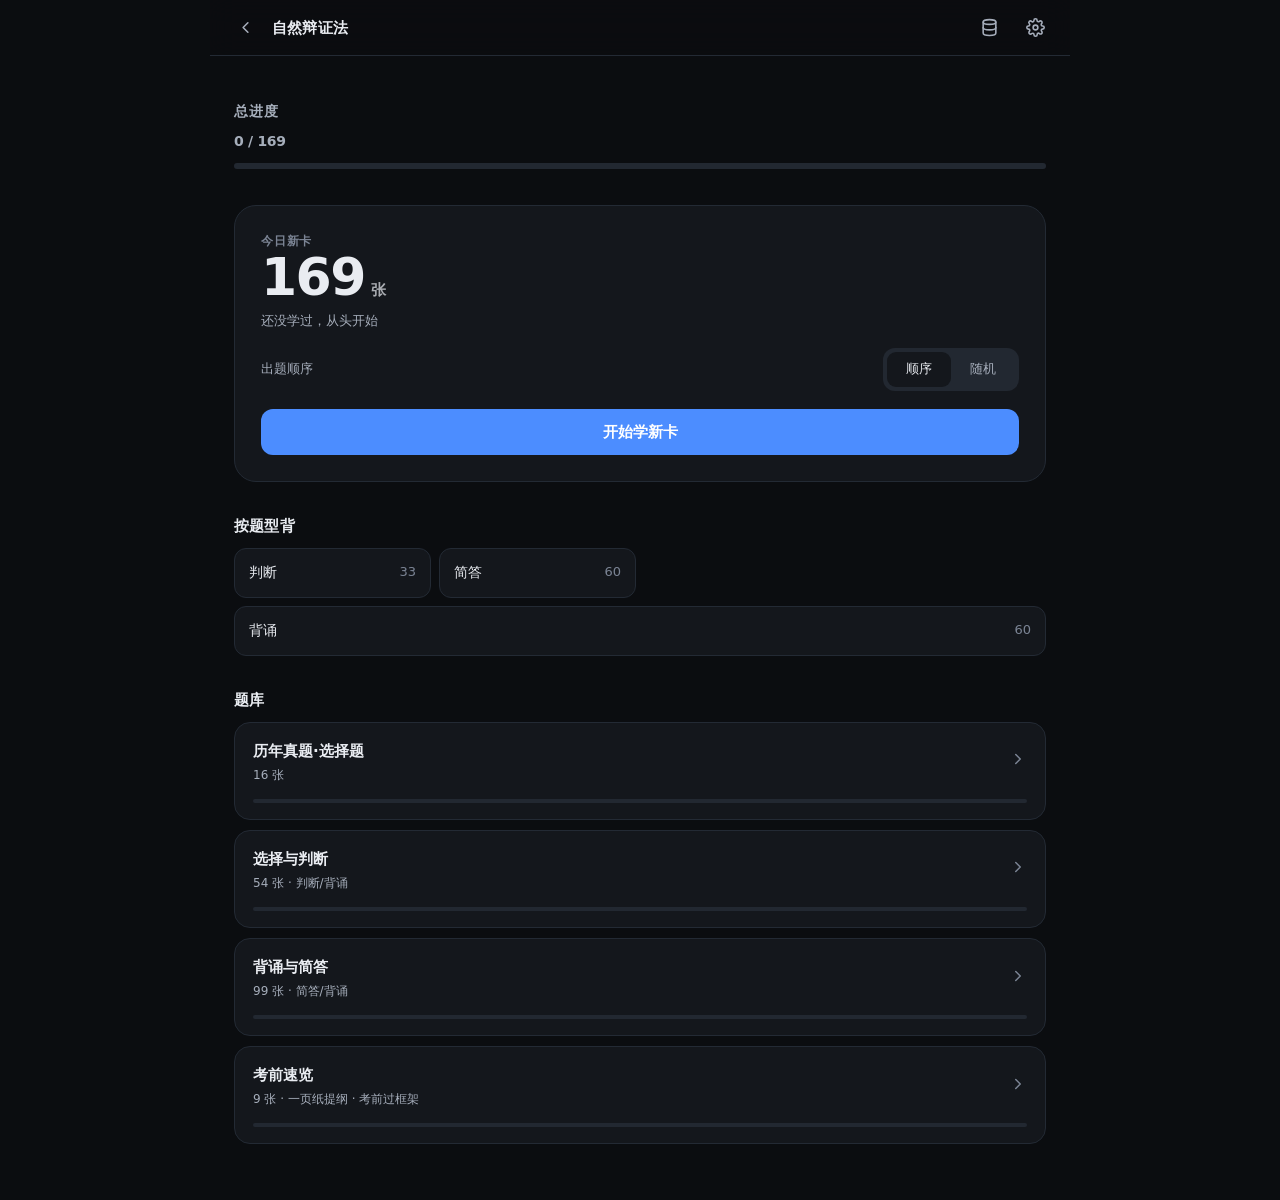
<file: ziran.html>
<!doctype html>
<html lang="zh-CN">
<head>
<meta charset="utf-8">
<meta name="viewport" content="width=device-width, initial-scale=1, viewport-fit=cover">
<meta name="theme-color" content="#0b0d10">
<meta name="description" content="离线背诵与刷题">
<title>备考</title>
<style>/* 备考 · 极简深色主题
   设计约束：
   - 只用一套圆角阶梯（8/12/16/22），不混用
   - 只用一套字号阶梯（11/12/13/15/17/20/32）
   - 只有一个主色，其余靠明度分层
   - 8pt 间距网格 */

:root {
  color-scheme: dark;
  --bg: #0b0d10;
  --surface: #14171c;
  --surface-2: #1a1e25;
  --surface-3: #222831;
  --border: #262c36;
  --border-soft: #232a34;

  --text: #e9ecf1;
  --text-2: #a6aebb;
  --text-3: #7b8494;

  --accent: #4c8dff;
  --accent-hover: #5f9aff;
  --accent-soft: rgba(76, 141, 255, .13);

  --ok: #34c77b;
  --ok-soft: rgba(52, 199, 123, .12);
  --bad: #f2545b;
  --bad-soft: rgba(242, 84, 91, .12);
  --warn: #e8a33d;

  --r1: 8px;
  --r2: 12px;
  --r3: 16px;
  --r4: 22px;

  --font: system-ui, -apple-system, "Segoe UI", "PingFang SC", "Noto Sans SC", "Microsoft YaHei", sans-serif;
}

* { box-sizing: border-box; }

html { -webkit-text-size-adjust: 100%; }

body {
  margin: 0;
  min-height: 100vh;
  background: var(--bg);
  color: var(--text);
  font-family: var(--font);
  font-size: 15px;
  line-height: 1.6;
  -webkit-font-smoothing: antialiased;
  text-rendering: optimizeLegibility;
}

button {
  font: inherit;
  color: inherit;
  background: none;
  border: 0;
  cursor: pointer;
  -webkit-tap-highlight-color: transparent;
}

button:disabled { cursor: not-allowed; opacity: .45; }

a { color: inherit; }

h1, h2, h3, p { margin: 0; }

:focus-visible {
  outline: 2px solid var(--accent);
  outline-offset: 2px;
  border-radius: 4px;
}

.skip {
  position: absolute;
  left: 12px;
  top: -80px;
  z-index: 20;
  padding: 10px 14px;
  background: var(--accent);
  color: #fff;
  border-radius: var(--r1);
  text-decoration: none;
}
.skip:focus { top: 12px; }

/* ---------- 骨架 ---------- */

.app {
  width: 100%;
  max-width: 620px;
  margin: 0 auto;
  min-height: 100vh;
  display: flex;
  flex-direction: column;
}

.topbar {
  position: sticky;
  top: 0;
  z-index: 10;
  display: flex;
  align-items: center;
  gap: 8px;
  height: 56px;
  padding: 0 16px;
  background: rgba(11, 13, 16, .82);
  backdrop-filter: blur(14px);
  -webkit-backdrop-filter: blur(14px);
  border-bottom: 1px solid var(--border-soft);
}

.topbar-title {
  flex: 1;
  min-width: 0;
  font-size: 15px;
  font-weight: 600;
  letter-spacing: .2px;
  overflow: hidden;
  text-overflow: ellipsis;
  white-space: nowrap;
}

.icon-btn {
  display: grid;
  place-items: center;
  width: 38px;
  height: 38px;
  flex: 0 0 auto;
  color: var(--text-2);
  border-radius: var(--r2);
}
.icon-btn[hidden] { display: none; }
button[hidden] { display: none; }
.icon-btn:hover { color: var(--text); background: var(--surface-2); }
.icon-btn svg { width: 19px; height: 19px; display: block; }

.text-btn {
  flex: 0 0 auto;
  padding: 7px 11px;
  font-size: 13px;
  color: var(--text-2);
  border-radius: var(--r1);
  text-decoration: none;
}
.text-btn:hover { color: var(--text); background: var(--surface-2); }

main {
  flex: 1;
  padding: 20px 16px 40px;
  outline: none;
}
main.is-session {
  display: flex;
  flex-direction: column;
  padding-top: 0;
  min-height: calc(100vh - 56px);
  min-height: calc(100dvh - 56px);
}
/* 内容短时把操作条压到视口底部，长内容时照常跟随 */
main.is-session > .actionbar { margin-top: auto; padding-top: 20px; }

/* ---------- 通用块 ---------- */

.eyebrow {
  font-size: 12px;
  font-weight: 600;
  letter-spacing: .8px;
  text-transform: uppercase;
  color: var(--text-3);
}

.muted { color: var(--text-2); font-size: 13px; line-height: 1.55; }

.caption { color: var(--text-3); font-size: 12px; }

.card {
  padding: 18px;
  background: var(--surface);
  border: 1px solid var(--border-soft);
  border-radius: var(--r3);
}

.stack-16 > * + * { margin-top: 16px; }
.stack-12 > * + * { margin-top: 12px; }
.stack-24 > * + * { margin-top: 24px; }
.stack-32 > * + * { margin-top: 32px; }

.section-label {
  display: flex;
  align-items: baseline;
  justify-content: space-between;
  gap: 12px;
  margin-bottom: 10px;
}
.section-label h2 {
  font-size: 15px;
  font-weight: 600;
  letter-spacing: .2px;
}
.section-label span { font-size: 12px; color: var(--text-3); }

/* ---------- 按钮 ---------- */

.btn {
  display: inline-flex;
  align-items: center;
  justify-content: center;
  gap: 7px;
  min-height: 46px;
  padding: 0 18px;
  font-size: 15px;
  font-weight: 600;
  border-radius: var(--r2);
  transition: background-color .14s ease, border-color .14s ease, transform .06s ease;
}
.btn:active:not(:disabled) { transform: scale(.985); }

.btn-primary {
  background: var(--accent);
  color: #fff;
}
.btn-primary:hover:not(:disabled) { background: var(--accent-hover); }

.btn-secondary {
  background: var(--surface-2);
  color: var(--text);
  border: 1px solid var(--border);
}
.btn-secondary:hover:not(:disabled) { background: var(--surface-3); }

.btn-quiet {
  background: transparent;
  color: var(--text-2);
  border: 1px solid var(--border);
}
.btn-quiet:hover:not(:disabled) { color: var(--text); background: var(--surface-2); }

.btn-block { display: flex; width: 100%; }
.btn-sm { min-height: 38px; padding: 0 14px; font-size: 13px; }

.btn-row { display: flex; gap: 10px; }
.btn-row > .btn { flex: 1; }

/* ---------- 科目目录（首页） ---------- */

.hero {
  padding: 8px 0 4px;
}
.hero h1 {
  font-size: 32px;
  font-weight: 700;
  letter-spacing: -.6px;
  line-height: 1.2;
}
.hero p { margin-top: 8px; color: var(--text-2); font-size: 14px; }
.hero-head {
  display: flex;
  align-items: flex-start;
  justify-content: space-between;
  gap: 12px;
}
.hero .meter { height: 6px; margin-top: 10px; }
.hero-stat {
  font-size: 22px;
  font-weight: 650;
  letter-spacing: -.3px;
  color: var(--text);
  font-variant-numeric: tabular-nums;
}

.course-list { display: grid; gap: 12px; }

.course-card {
  display: block;
  width: 100%;
  padding: 22px 20px;
  text-align: left;
  text-decoration: none;
  background: var(--surface);
  border: 1px solid var(--border-soft);
  border-radius: var(--r3);
  transition: border-color .14s ease, background-color .14s ease;
}
.course-card:hover {
  background: var(--surface-2);
  border-color: var(--border);
}

.course-head {
  display: flex;
  align-items: flex-start;
  justify-content: space-between;
  gap: 12px;
}
.course-copy { flex: 1; min-width: 0; }
.course-name {
  font-size: 20px;
  font-weight: 650;
  letter-spacing: -.2px;
}
.course-desc {
  margin-top: 6px;
  font-size: 13px;
  line-height: 1.65;
  color: var(--text-2);
}

.course-foot {
  display: flex;
  align-items: baseline;
  justify-content: space-between;
  gap: 12px;
  margin-top: 16px;
  font-size: 12px;
  font-variant-numeric: tabular-nums;
}
.course-stats { color: var(--text-2); }
.course-today { color: var(--text-3); text-align: right; }
.course-card .meter { margin-top: 8px; }

.intro {
  max-width: 34em;
  margin-top: 8px;
  font-size: 14px;
  line-height: 1.75;
  color: var(--text-2);
}
.catalog-meta {
  margin-top: 14px;
  font-size: 12px;
  color: var(--text-3);
  font-variant-numeric: tabular-nums;
}
.course-arrow {
  flex: 0 0 auto;
  color: var(--text-3);
  margin-top: 2px;
  transition: color .14s ease, transform .14s ease;
}
.course-card:hover .course-arrow { color: var(--accent); transform: translateX(2px); }

/* ---------- 进度条 ---------- */

.meter {
  display: block;
  width: 100%;
  height: 4px;
  margin-top: 14px;
  background: var(--surface-3);
  border-radius: 999px;
  overflow: hidden;
}
.meter > i {
  display: block;
  height: 100%;
  background: var(--accent);
  border-radius: 999px;
}

.meter-row {
  display: flex;
  align-items: center;
  gap: 10px;
  margin-top: 12px;
}
.meter-row .meter { margin-top: 0; flex: 1; }
.meter-row span {
  flex: 0 0 auto;
  font-size: 12px;
  color: var(--text-2);
  font-variant-numeric: tabular-nums;
}

/* ---------- 今日复习 ---------- */

.today {
  padding: 22px;
  background: var(--surface);
  border: 1px solid var(--border-soft);
  border-radius: var(--r4);
}

.today-top {
  display: flex;
  align-items: flex-end;
  justify-content: space-between;
  gap: 16px;
}

.today-num {
  font-size: 40px;
  font-weight: 700;
  line-height: 1;
  letter-spacing: -1.6px;
  font-variant-numeric: tabular-nums;
}
.today-num small {
  font-size: 15px;
  font-weight: 600;
  letter-spacing: 0;
  color: var(--text);
  margin-left: 6px;
  opacity: .7;
}

.today-label {
  margin-top: 8px;
  font-size: 13px;
  color: var(--text-2);
}

.today .btn-block { margin-top: 18px; }

/* ---------- 题型 / 题库 ---------- */

.order-row {
  display: flex;
  align-items: center;
  justify-content: space-between;
  gap: 12px;
}
.order-label {
  font-size: 13px;
  color: var(--text-2);
}
.today .segmented { background: var(--surface-3); border-color: transparent; }
.today .segment[aria-pressed="true"] { background: var(--surface); box-shadow: none; }
.segmented {
  display: inline-flex;
  padding: 3px;
  background: var(--surface-2);
  border: 1px solid var(--border-soft);
  border-radius: var(--r2);
}
.segment {
  min-width: 64px;
  padding: 7px 14px;
  font-size: 13px;
  color: var(--text-2);
  border-radius: 9px;
  transition: color .14s ease, background-color .14s ease;
}
.segment:hover { color: var(--text); }
.segment[aria-pressed="true"] {
  color: var(--text);
  background: var(--surface-3);
  box-shadow: 0 1px 2px rgba(0, 0, 0, .35);
}

.chip-grid {
  display: grid;
  grid-template-columns: repeat(2, minmax(0, 1fr));
  gap: 8px;
  align-items: stretch;
}
/* 奇数个题型时，最后一项横跨整行，避免右侧留空 */
.chip-grid > :last-child:nth-child(odd) { grid-column: 1 / -1; }

.chip {
  display: flex;
  align-items: center;
  justify-content: space-between;
  gap: 8px;
  min-height: 50px;
  height: 100%;
  padding: 0 14px;
  background: var(--surface);
  border: 1px solid var(--border-soft);
  border-radius: var(--r2);
  transition: border-color .14s ease, background-color .14s ease;
}
.chip:hover { background: var(--surface-2); border-color: var(--border); }
.chip[aria-pressed="true"] {
  background: var(--accent-soft);
  border-color: var(--accent);
}
.chip[aria-pressed="true"] .chip-count { color: var(--accent); }
.chip-label { font-size: 14px; font-weight: 500; }
.chip-count {
  font-size: 13px;
  color: var(--text-3);
  font-variant-numeric: tabular-nums;
}

.deck-card {
  display: block;
  width: 100%;
  padding: 16px 18px;
  text-align: left;
  background: var(--surface);
  border: 1px solid var(--border-soft);
  border-radius: var(--r3);
  transition: border-color .14s ease, background-color .14s ease;
}
.deck-card:hover { background: var(--surface-2); border-color: var(--border); }
.deck-card + .deck-card { margin-top: 10px; }

.deck-row {
  display: flex;
  align-items: center;
  gap: 12px;
}
.deck-row > div:first-child { flex: 1; min-width: 0; }
.deck-title { font-size: 15px; font-weight: 600; }
.deck-sub { margin-top: 3px; font-size: 12px; color: var(--text-2); }

/* ---------- 答题 ---------- */

.session-progress {
  position: sticky;
  top: 56px;
  z-index: 9;
  height: 2px;
  background: var(--border-soft);
}
.session-progress > i {
  display: block;
  height: 100%;
  width: 0;
  background: var(--accent);
  transition: width .2s ease;
}

.q-head {
  display: flex;
  align-items: center;
  gap: 8px;
  padding: 18px 0 12px;
}

.tag {
  padding: 3px 9px;
  font-size: 12px;
  font-weight: 600;
  color: var(--accent);
  background: var(--accent-soft);
  border-radius: 999px;
}
.tag-neutral {
  color: var(--text-2);
  background: var(--surface-2);
}

.q-count {
  margin-left: auto;
  font-size: 12px;
  color: var(--text-3);
  font-variant-numeric: tabular-nums;
}

.q-text {
  font-size: 20px;
  font-weight: 600;
  line-height: 1.5;
  letter-spacing: -.2px;
  white-space: pre-wrap;
  word-break: break-word;
}

.q-hint { margin-top: 10px; }

.options { display: grid; gap: 8px; margin-top: 20px; }

.option {
  display: flex;
  align-items: flex-start;
  gap: 12px;
  width: 100%;
  padding: 14px;
  text-align: left;
  background: var(--surface);
  border: 1px solid var(--border-soft);
  border-radius: var(--r2);
  line-height: 1.5;
  transition: border-color .12s ease, background-color .12s ease;
}
.option:hover:not(:disabled) { background: var(--surface-2); border-color: var(--border); }

.option .letter {
  flex: 0 0 auto;
  display: grid;
  place-items: center;
  width: 26px;
  height: 26px;
  margin-top: -1px;
  font-size: 13px;
  font-weight: 700;
  color: var(--text-2);
  background: var(--surface-3);
  border-radius: var(--r1);
}
.option .body { flex: 1; min-width: 0; word-break: break-word; }
.option .flag {
  display: block;
  margin-top: 4px;
  font-size: 12px;
  color: var(--text-3);
}

.option.selected {
  background: var(--accent-soft);
  border-color: var(--accent);
}
.option.selected .letter { color: #fff; background: var(--accent); }

.option.correct {
  background: var(--ok-soft);
  border-color: var(--ok);
}
.option.correct .letter { color: #fff; background: var(--ok); }
.option.correct .flag { color: var(--ok); }

.option.incorrect {
  background: var(--bad-soft);
  border-color: var(--bad);
}
.option.incorrect .letter { color: #fff; background: var(--bad); }
.option.incorrect .flag { color: var(--bad); }

.feedback {
  margin-top: 22px;
  padding: 14px 16px;
  background: var(--surface);
  border: 1px solid var(--border-soft);
  border-left: 3px solid var(--ok);
  border-radius: var(--r2);
}
.feedback.bad { border-left-color: var(--bad); }
.feedback-title {
  font-size: 14px;
  font-weight: 650;
  color: var(--ok);
}
.feedback.bad .feedback-title { color: var(--bad); }
.feedback-text {
  margin-top: 6px;
  font-size: 14px;
  line-height: 1.6;
  color: var(--text-2);
  white-space: pre-wrap;
  word-break: break-word;
}

.answer {
  margin-top: 20px;
  padding: 18px;
  max-height: 46vh;
  overflow: auto;
  background: var(--surface);
  border: 1px solid var(--border-soft);
  border-radius: var(--r3);
  font-size: 15px;
  line-height: 1.75;
  white-space: pre-wrap;
  word-break: break-word;
}

.source {
  margin-top: 18px;
  font-size: 12px;
  color: var(--text-3);
}

.pad { padding-bottom: 12px; }

/* ---------- 底部操作条 ---------- */

.actionbar {
  position: sticky;
  bottom: 0;
  z-index: 8;
  display: flex;
  flex-direction: column;
  gap: 10px;
  margin: 20px -16px 0;
  padding: 16px 16px calc(16px + env(safe-area-inset-bottom, 0px));
  background: var(--bg);
  border-top: 1px solid var(--border-soft);
}

.kbd-hint {
  display: flex;
  flex-wrap: wrap;
  align-items: center;
  justify-content: center;
  gap: 6px;
  font-size: 12px;
  line-height: 1.4;
  color: var(--text-3);
}
.kbd-item {
  display: inline-flex;
  align-items: center;
  gap: 5px;
}
.kbd-hint kbd {
  display: inline-block;
  min-width: 20px;
  padding: 1px 6px;
  font: inherit;
  font-size: 11px;
  font-weight: 650;
  text-align: center;
  color: var(--text-2);
  background: var(--surface-3);
  border: 1px solid var(--border);
  border-bottom-width: 2px;
  border-radius: 6px;
}
.kbd-sep { color: var(--text-3); opacity: .7; }

/* ---------- 完成页 ---------- */

.done {
  padding: 40px 20px;
  text-align: center;
}
.done-icon {
  display: grid;
  place-items: center;
  width: 56px;
  height: 56px;
  margin: 0 auto 18px;
  color: var(--ok);
  background: var(--ok-soft);
  border-radius: 50%;
}
.done h2 { font-size: 20px; font-weight: 650; }
.done p { margin-top: 8px; color: var(--text-2); font-size: 14px; }
.done .btn-row { margin-top: 24px; }

/* ---------- 空状态 ---------- */

.empty {
  padding: 36px 20px;
  text-align: center;
  color: var(--text-2);
  font-size: 14px;
}

/* ---------- 弹窗 ---------- */

dialog {
  width: min(92vw, 460px);
  padding: 0;
  color: var(--text);
  background: var(--surface);
  border: 1px solid var(--border);
  border-radius: var(--r4);
}
dialog::backdrop { background: rgba(0, 0, 0, .62); }

.dialog-body { padding: 22px; }
.dialog-body h2 { font-size: 17px; font-weight: 650; }
.dialog-body .muted { margin-top: 8px; }

.dialog-actions {
  display: flex;
  gap: 10px;
  margin-top: 18px;
}
.dialog-actions > .btn { flex: 1; }

.switch-list {
  margin-top: 18px;
  border-top: 1px solid var(--border-soft);
}
.switch-row {
  display: flex;
  align-items: center;
  justify-content: space-between;
  gap: 16px;
  padding: 14px 0;
  border-bottom: 1px solid var(--border-soft);
  cursor: pointer;
}
.switch-copy { display: block; min-width: 0; }
.switch-title { display: block; font-size: 14px; font-weight: 600; }
.switch-copy .caption { display: block; margin-top: 2px; line-height: 1.5; }
.switch {
  position: relative;
  flex: 0 0 auto;
  width: 46px;
  height: 28px;
}
.switch input {
  position: absolute;
  inset: 0;
  width: 100%;
  height: 100%;
  margin: 0;
  opacity: 0;
  cursor: pointer;
}
.switch i {
  position: absolute;
  inset: 0;
  background: var(--surface-3);
  border: 1px solid var(--border);
  border-radius: 999px;
  transition: background-color .15s ease, border-color .15s ease;
  pointer-events: none;
}
.switch i::after {
  content: "";
  position: absolute;
  top: 3px;
  left: 3px;
  width: 20px;
  height: 20px;
  background: var(--text-2);
  border-radius: 50%;
  transition: transform .15s ease, background-color .15s ease;
}
.switch input:checked + i {
  background: var(--accent);
  border-color: var(--accent);
}
.switch input:checked + i::after {
  background: #fff;
  transform: translateX(18px);
}
.switch input:focus-visible + i {
  outline: 2px solid var(--accent);
  outline-offset: 2px;
}

.field {
  display: block;
  width: 100%;
  min-height: 96px;
  margin-top: 14px;
  padding: 12px;
  color: var(--text);
  font: 12px/1.5 ui-monospace, SFMono-Regular, Consolas, monospace;
  background: var(--bg);
  border: 1px solid var(--border);
  border-radius: var(--r2);
  resize: vertical;
  word-break: break-all;
}

/* ---------- 提示条 ---------- */

.toast {
  position: fixed;
  left: 50%;
  bottom: 24px;
  z-index: 30;
  max-width: min(90vw, 420px);
  padding: 12px 16px;
  font-size: 13px;
  color: var(--text);
  background: var(--surface-3);
  border: 1px solid var(--border);
  border-radius: var(--r2);
  box-shadow: 0 10px 30px rgba(0, 0, 0, .45);
  transform: translate(-50%, 12px);
  opacity: 0;
  pointer-events: none;
  transition: opacity .16s ease, transform .16s ease;
}
.toast.show { opacity: 1; transform: translate(-50%, 0); }

.foot {
  padding: 4px 0 0;
  font-size: 12px;
  color: var(--text-3);
  text-align: center;
}

@media (min-width: 640px) {
  main { padding: 28px 24px 56px; }
  .chip-grid { grid-template-columns: repeat(4, minmax(0, 1fr)); }
  .today-num { font-size: 46px; }
  .today { padding: 26px; }
  .q-text { font-size: 22px; }
  .q-text { max-width: 42em; }
  .actionbar { margin-left: -24px; margin-right: -24px; padding-left: 24px; padding-right: 24px; }
}

@media (min-width: 900px) {
  .app { max-width: 860px; }
  .hero h1 { font-size: 38px; }
  .course-list { max-width: 620px; }
  .today-num { font-size: 52px; }
}

@media (prefers-reduced-motion: reduce) {
  *, *::before, *::after { transition: none !important; animation: none !important; }
}
</style>
</head>
<body>
<a class="skip" href="#main">跳到正文</a>
<div class="app">
  <header class="topbar">
    <button id="back-button" class="icon-btn" type="button" aria-label="返回科目目录" hidden>
      <svg viewBox="0 0 24 24" fill="none" stroke="currentColor" stroke-width="2" stroke-linecap="round" stroke-linejoin="round" aria-hidden="true"><path d="M15 18l-6-6 6-6"/></svg>
    </button>
    <h1 class="topbar-title" id="topbar-title">备考</h1>
    <button id="data-button" class="icon-btn" type="button" aria-label="数据管理" title="数据管理">
      <svg viewBox="0 0 24 24" fill="none" stroke="currentColor" stroke-width="2" stroke-linecap="round" stroke-linejoin="round" aria-hidden="true"><ellipse cx="12" cy="5" rx="8" ry="3"/><path d="M4 5v14c0 1.7 3.6 3 8 3s8-1.3 8-3V5"/><path d="M4 12c0 1.7 3.6 3 8 3s8-1.3 8-3"/></svg>
    </button>
    <button id="settings-button" class="icon-btn" type="button" aria-label="设置" title="设置" hidden>
      <svg viewBox="0 0 24 24" fill="none" stroke="currentColor" stroke-width="2" stroke-linecap="round" stroke-linejoin="round" aria-hidden="true"><circle cx="12" cy="12" r="3"/><path d="M19.4 15a1.65 1.65 0 0 0 .33 1.82l.06.06a2 2 0 1 1-2.83 2.83l-.06-.06a1.65 1.65 0 0 0-1.82-.33 1.65 1.65 0 0 0-1 1.51V21a2 2 0 1 1-4 0v-.09A1.65 1.65 0 0 0 9 19.4a1.65 1.65 0 0 0-1.82.33l-.06.06a2 2 0 1 1-2.83-2.83l.06-.06a1.65 1.65 0 0 0 .33-1.82 1.65 1.65 0 0 0-1.51-1H3a2 2 0 1 1 0-4h.09A1.65 1.65 0 0 0 4.6 9a1.65 1.65 0 0 0-.33-1.82l-.06-.06a2 2 0 1 1 2.83-2.83l.06.06a1.65 1.65 0 0 0 1.82.33H9a1.65 1.65 0 0 0 1-1.51V3a2 2 0 1 1 4 0v.09a1.65 1.65 0 0 0 1 1.51 1.65 1.65 0 0 0 1.82-.33l.06-.06a2 2 0 1 1 2.83 2.83l-.06.06a1.65 1.65 0 0 0-.33 1.82V9a1.65 1.65 0 0 0 1.51 1H21a2 2 0 1 1 0 4h-.09a1.65 1.65 0 0 0-1.51 1z"/></svg>
    </button>
  </header>
  <main id="main" tabindex="-1"></main>
</div>

<dialog id="data-dialog" aria-labelledby="data-title">
  <div class="dialog-body">
    <h2 id="data-title">数据管理</h2>
    <p class="muted" id="data-note"></p>
    <div class="btn-row" style="margin-top:18px">
      <button class="btn btn-secondary" type="button" id="export-button">导出进度</button>
      <button class="btn btn-secondary" type="button" id="import-button">导入进度</button>
    </div>
    <label class="caption" for="data-field" style="display:block;margin-top:16px">备份文本（导入时粘贴到这里）</label>
    <textarea class="field" id="data-field" spellcheck="false" placeholder="导出后这段文本可复制保存"></textarea>
    <div class="dialog-actions">
      <button class="btn btn-quiet" type="button" id="data-close">关闭</button>
      <button class="btn btn-primary" type="button" id="data-apply">应用</button>
    </div>
    <p class="caption" id="data-status" aria-live="polite" style="margin-top:10px"></p>
  </div>
</dialog>

<dialog id="settings-dialog" aria-labelledby="settings-title">
  <div class="dialog-body">
    <h2 id="settings-title">设置</h2>
    <p class="muted">快捷键偏好只存在这台设备上，对两个科目页都生效。</p>
    <div class="switch-list">
      <label class="switch-row">
        <span class="switch-copy">
          <span class="switch-title">显示快捷键提示</span>
          <span class="caption">在答题操作区显示当前可用的按键</span>
        </span>
        <span class="switch"><input id="pref-hints" type="checkbox" role="switch"><i aria-hidden="true"></i></span>
      </label>
      <label class="switch-row">
        <span class="switch-copy">
          <span class="switch-title">启用键盘快捷键</span>
          <span class="caption">关闭后只能用鼠标或触屏操作</span>
        </span>
        <span class="switch"><input id="pref-keys" type="checkbox" role="switch"><i aria-hidden="true"></i></span>
      </label>
    </div>
    <div class="dialog-actions">
      <button class="btn btn-quiet" type="button" id="settings-close">关闭</button>
    </div>
  </div>
</dialog>

<div class="toast" id="toast" role="status" aria-live="polite"></div>

<script>
'use strict';
const DECKS = /*@DECK_DATA@*/{
 "version": 1,
 "built": "2026-11-18",
 "decks": [
  {
   "id": "zrb-zhenti",
   "course": "自然辩证法",
   "title": "历年真题·选择题",
   "desc": "三套真题 · 不定项选择",
   "count": 16,
   "cards": [
    {
     "id": "zrb-zt-01",
     "type": "multi",
     "num": 1,
     "q": "下列不属于自然辩证法产生的科学基础的是（　）。",
     "options": [
      {
       "k": "A",
       "t": "牛顿力学"
      },
      {
       "k": "B",
       "t": "达尔文进化论"
      },
      {
       "k": "C",
       "t": "能量守恒定律"
      },
      {
       "k": "D",
       "t": "相对论"
      }
     ],
     "answer": "AD",
     "source": "真题·试题A 不定项选择",
     "explain": "A牛顿力学属近代科学基础，非自然辩证法产生的直接科学基础；D相对论为20世纪科学成果。B达尔文进化论、C能量守恒定律属19世纪自然科学三大发现，是自然辩证法产生的科学基础。"
    },
    {
     "id": "zrb-zt-02",
     "type": "multi",
     "num": 2,
     "q": "关于非欧几何的创立的评价，观点错误的有（　）。",
     "options": [
      {
       "k": "A",
       "t": "欧氏几何存在着严重缺陷"
      },
      {
       "k": "B",
       "t": "欧氏几何所描述的空间形式只是自然界多种空间形式的一种"
      },
      {
       "k": "C",
       "t": "非欧几何推广了欧氏几何"
      },
      {
       "k": "D",
       "t": "人类可以发展多种形式的几何学"
      }
     ],
     "answer": "AC",
     "source": "真题·试题A 不定项选择",
     "explain": "A错，非欧几何创立不表明欧氏几何有严重缺陷；C错，非欧几何并非欧氏几何的推广，而是不同公理体系。B、D为正确观点，说明空间形式多样、几何学可多样发展。"
    },
    {
     "id": "zrb-zt-03",
     "type": "multi",
     "num": 3,
     "q": "微分作为无穷小量，其哲学意义是（　）。",
     "options": [
      {
       "k": "A",
       "t": "微分是零与非零的统一"
      },
      {
       "k": "B",
       "t": "微分是自然界物质层次划分中代表不同层次质转化的关节点"
      },
      {
       "k": "C",
       "t": "微分是无穷小量的一种变化趋势"
      },
      {
       "k": "D",
       "t": "微分是数学极限过程的一种理想状态"
      }
     ],
     "answer": "AB",
     "source": "真题·试题A 不定项选择",
     "explain": "A入选：微分体现“趋于零而未必为零”的辩证统一。B入选：它被赋予层次间质转化的关节点意义。C错在仅作趋势描述；D错在停留于极限过程的数学理想化，未揭示哲学意涵。"
    },
    {
     "id": "zrb-zt-04",
     "type": "multi",
     "num": 4,
     "q": "下列关于科学技术一般性质的描述，观点正确的是（　）。",
     "options": [
      {
       "k": "A",
       "t": "无阶级性"
      },
      {
       "k": "B",
       "t": "一般意义上的生产力（或潜在生产力）"
      },
      {
       "k": "C",
       "t": "隶属于生产关系"
      },
      {
       "k": "D",
       "t": "经济基础"
      }
     ],
     "answer": "AB",
     "source": "真题·试题A 不定项选择",
     "explain": "科学技术本身无阶级性，属一般生产力或潜在生产力，故A、B正确。它不属于生产关系，也不是经济基础，C、D混淆了科技与生产关系、经济基础。"
    },
    {
     "id": "zrb-zt-05",
     "type": "multi",
     "num": 5,
     "q": "科学与非科学的区别是（　）。",
     "options": [
      {
       "k": "A",
       "t": "前者使用人工语言，后者使用自然语言"
      },
      {
       "k": "B",
       "t": "前者使用试验方法，后者不使用试验方法"
      },
      {
       "k": "C",
       "t": "前者可检验，后者不可检验"
      },
      {
       "k": "D",
       "t": "前者满足可重复性，后者不满足"
      }
     ],
     "answer": "CD",
     "source": "真题·试题A 不定项选择",
     "explain": "C、D正确：科学结论须可检验、可重复，非科学不具此要求。A错，人工语言与自然语言并非划界标准；B错，非科学未必不用试验，试验方法也不是唯一标准。"
    },
    {
     "id": "zrb-zt-06",
     "type": "multi",
     "num": 6,
     "q": "自然辩证法的学科性质是（　）。",
     "options": [
      {
       "k": "A",
       "t": "哲学社会科学"
      },
      {
       "k": "B",
       "t": "科学技术哲学的理论结晶"
      },
      {
       "k": "C",
       "t": "马克思主义哲学的一个组成部分"
      },
      {
       "k": "D",
       "t": "马克思主义哲学与科学技术的中介和桥梁"
      }
     ],
     "answer": "CD",
     "source": "真题·花园校区19级",
     "explain": "C、D正确：自然辩证法是马克思主义哲学的重要组成部分，也是马克思主义哲学与科学技术之间的中介和桥梁。A错误，不能笼统归为哲学社会科学；B错误，其并非科学技术哲学的理论结晶。"
    },
    {
     "id": "zrb-zt-07",
     "type": "single",
     "num": 7,
     "q": "非欧几何的创立表明（　）。",
     "options": [
      {
       "k": "A",
       "t": "欧氏几何存在严重缺陷"
      },
      {
       "k": "B",
       "t": "欧氏几何所描述的空间形式只是自然界多种空间形式的一种"
      },
      {
       "k": "C",
       "t": "非欧几何推翻了欧氏几何"
      },
      {
       "k": "D",
       "t": "人类可以发展多种形式的几何学"
      }
     ],
     "answer": "B",
     "source": "真题·花园校区19级",
     "explain": "非欧几何说明欧氏几何只适用于特定空间形式，自然界空间形式多样，故选B。最易误选D，它只说几何学可多样，未点明欧氏几何与空间形式的关系；A、C把非欧与欧氏对立，错误。"
    },
    {
     "id": "zrb-zt-08",
     "type": "single",
     "num": 8,
     "q": "量子力学的创立表明（　）。",
     "options": [
      {
       "k": "A",
       "t": "必然性不是自然界的本质属性"
      },
      {
       "k": "B",
       "t": "偶然性是自然界的本质属性"
      },
      {
       "k": "C",
       "t": "揭示了一种不同于牛顿力学性质的新的因果观和规律观"
      },
      {
       "k": "D",
       "t": "自然界不存在因果性"
      }
     ],
     "answer": "C",
     "source": "真题·花园校区19级",
     "explain": "量子力学揭示概率性、统计性规律，形成不同于牛顿机械决定论的新因果观和规律观，并非否定因果性，也不能把偶然性说成自然界的本质属性。B最易误选，错在将量子概率描述绝对化。"
    },
    {
     "id": "zrb-zt-09",
     "type": "single",
     "num": 9,
     "q": "实践是检验真理的唯一标准，是因为（　）。",
     "options": [
      {
       "k": "A",
       "t": "实践具有直接现实性"
      },
      {
       "k": "B",
       "t": "实践是认识的来源"
      },
      {
       "k": "C",
       "t": "实践是认识发展的动力"
      },
      {
       "k": "D",
       "t": "实践是检验认识真理性的唯一标准"
      }
     ],
     "answer": "A",
     "source": "真题·花园校区19级",
     "explain": "A正确：实践具有直接现实性，能把主观认识转化为客观结果，从而判定认识是否符合实际。最易误选D，但它只是重复“实践是检验标准”的结论，未回答“为什么”；B、C说明认识的来源和动力，不是检验真理的根据。"
    },
    {
     "id": "zrb-zt-10",
     "type": "single",
     "num": 10,
     "q": "系统论认为，系统是（　）。",
     "options": [
      {
       "k": "A",
       "t": "事物内部相互联系的要素构成的整体"
      },
      {
       "k": "B",
       "t": "事物内部相互联系的要素构成的有机整体"
      },
      {
       "k": "C",
       "t": "事物内部相互联系的要素构成的整体，具有特定功能"
      },
      {
       "k": "D",
       "t": "事物内部相互联系的要素构成的有机整体，具有特定功能"
      }
     ],
     "answer": "D",
     "source": "真题·花园校区19级",
     "explain": "最易误选B：只强调“有机整体”，漏掉系统具有特定功能；A、C虽提到整体或功能，但未同时突出“有机整体”和“特定功能”。D完整概括系统的基本规定。"
    },
    {
     "id": "zrb-zt-11",
     "type": "single",
     "num": 11,
     "q": "辩证唯物主义认为，空间和时间是（　）。",
     "options": [
      {
       "k": "A",
       "t": "物质的存在形式"
      },
      {
       "k": "B",
       "t": "物质的存在方式"
      },
      {
       "k": "C",
       "t": "物质运动的属性"
      },
      {
       "k": "D",
       "t": "物质运动的根本属性"
      }
     ],
     "answer": "A",
     "source": "真题·花园校区19级",
     "explain": "空间和时间是运动着的物质的存在形式。B最易误选，但“存在方式”通常指运动，不是时空；C、D把时空归为运动属性，颠倒关系。"
    },
    {
     "id": "zrb-zt-12",
     "type": "single",
     "num": 12,
     "q": "唯物辩证法的实质和核心是（　）。",
     "options": [
      {
       "k": "A",
       "t": "联系和发展的观点"
      },
      {
       "k": "B",
       "t": "对立统一规律"
      },
      {
       "k": "C",
       "t": "质量互变规律"
      },
      {
       "k": "D",
       "t": "否定之否定规律"
      }
     ],
     "answer": "B",
     "source": "真题·花园校区19级",
     "explain": "唯物辩证法的实质和核心是对立统一规律。最易误选A：联系和发展的观点是总特征，并非核心；C、D虽为基本规律，也不构成实质核心。"
    },
    {
     "id": "zrb-zt-13",
     "type": "single",
     "num": 13,
     "q": "数学物理方程中，许多不同形态的物理运动规律可以用同一个方程来描述，这表明（　）。",
     "options": [
      {
       "k": "A",
       "t": "数学规律与物理规律在质上的统一性"
      },
      {
       "k": "B",
       "t": "世界的物质统一性"
      },
      {
       "k": "C",
       "t": "物质形态的互相转化性"
      },
      {
       "k": "D",
       "t": "这些物质及其运动规律的一定同一性"
      }
     ],
     "answer": "D",
     "source": "真题·2022龙子湖A卷",
     "explain": "不同物理运动的规律能共用同一方程，只表明这些物质及其运动规律具有具体的同一性，而非世界观意义上的物质统一。B把范围夸大为世界物质统一性；A混淆数学描述与物理规律；C与题干无关。"
    },
    {
     "id": "zrb-zt-14",
     "type": "multi",
     "num": 14,
     "q": "关于辩证法规律的说法，正确的是（　）。",
     "options": [
      {
       "k": "A",
       "t": "辩证法的规律产生于人的头脑"
      },
      {
       "k": "B",
       "t": "辩证法的规律根本不存在"
      },
      {
       "k": "C",
       "t": "辩证法的规律存在于自然界中"
      },
      {
       "k": "D",
       "t": "主观辩证法是对客观辩证法的反映"
      }
     ],
     "answer": "CD",
     "source": "真题·2022龙子湖A卷",
     "explain": "C正确：辩证规律客观存在于自然界和社会中。D正确：主观辩证法是客观辩证法的反映。A错，规律不是头脑产生的；B错，根本否认了辩证规律的客观存在。"
    },
    {
     "id": "zrb-zt-15",
     "type": "single",
     "num": 15,
     "q": "关于量子力学的说法不正确的是（　）。",
     "options": [
      {
       "k": "A",
       "t": "量子力学否定了这个世界的确定性"
      },
      {
       "k": "B",
       "t": "量子力学否定了这个世界的客观性"
      },
      {
       "k": "C",
       "t": "量子力学证实了人的主观意志对客观事物的本质具有决定性作用"
      },
      {
       "k": "D",
       "t": "量子力学并没有否定客观世界因果律的可靠性"
      }
     ],
     "answer": "C",
     "source": "真题·2022龙子湖A卷",
     "explain": "C把量子测量中的主体介入夸大为主观意志决定客观本质，属唯心主义误读。A把“不确定性”误解为世界无确定性，B否认客观性，二者表述同样不严谨，但试卷按单选给出C，答题以C为准。D本身正确。"
    },
    {
     "id": "zrb-zt-16",
     "type": "multi",
     "num": 16,
     "q": "结构性数学与数量型数学的联系是（　）。",
     "options": [
      {
       "k": "A",
       "t": "结构型数学已经不遵循传统数量型数学的基本法则"
      },
      {
       "k": "B",
       "t": "结构型数学依然遵循与传统数量型数学一致的基本法则，如交换律、结合律和封闭率等"
      },
      {
       "k": "C",
       "t": "研究的是数理逻辑及其关系"
      },
      {
       "k": "D",
       "t": "结构型数学不需要遵循什么数学法则"
      }
     ],
     "answer": "BC",
     "source": "真题·2022龙子湖A卷",
     "explain": "B表明结构型数学仍遵循数量型数学的基本法则；C指出其研究对象为数理逻辑及关系。A称已不遵循传统法则、D称无需遵循法则，均割裂两者联系，表述绝对。"
    }
   ]
  },
  {
   "id": "zrb-quiz",
   "course": "自然辩证法",
   "title": "选择与判断",
   "desc": "选择18 · 判断32",
   "cards": [
    {
     "id": "zrb-xz-01",
     "type": "qa",
     "q": "自然辩证法最早理论体系来源于",
     "options": [],
     "answer": "恩格斯《自然辩证法》",
     "explain": "该著作集中体现恩格斯对自然界和自然科学辩证规律的研究，是这一理论体系的源头。",
     "source": "自然辩证法·做选择题",
     "num": 1,
     "kind": "qa"
    },
    {
     "id": "zrb-xz-02",
     "type": "qa",
     "q": "数理方程中许多不同形态的物理运动规律可以用同一个方程来描述，这表明",
     "options": [],
     "answer": "这些物质及其运动规律的一定同一性",
     "explain": "同一方程能刻画不同运动，并非否认差异，而是说明现象背后有共同本质，体现物质及其运动规律的一定同一性。",
     "source": "自然辩证法·做选择题",
     "num": 2,
     "kind": "qa"
    },
    {
     "id": "zrb-xz-03",
     "type": "qa",
     "q": "微分作为无穷小量，其哲学意义是",
     "options": [],
     "answer": "微分的零与非零的统一、微分是自然界物质层次划分中代表不同层次质的转化的关节点",
     "explain": "微分的哲学意义在于零与非零的统一：它趋于零，却在运算中保持非零的有效性，因而成为不同物质层次之间质变的关节点。",
     "source": "自然辩证法·做选择题",
     "num": 3,
     "kind": "qa"
    },
    {
     "id": "zrb-xz-04",
     "type": "qa",
     "q": "相对论的创立表明",
     "options": [],
     "answer": "时间空间与物质及其运动状态密不可分",
     "explain": "相对论揭示时空随物质运动状态而改变，否定孤立绝对的时空观，说明时空与物质运动不可分。",
     "source": "自然辩证法·做选择题",
     "num": 4,
     "kind": "qa"
    },
    {
     "id": "zrb-xz-05",
     "type": "qa",
     "q": "量子力学的创立表明",
     "options": [],
     "answer": "昭示了一种不同于牛顿力学性质的新的因果观和规律观",
     "explain": "量子力学揭示微观世界具有概率性、非确定性特征，突破经典力学机械决定论，因此形成新的因果观和规律观。",
     "source": "自然辩证法·做选择题",
     "num": 5,
     "kind": "qa"
    },
    {
     "id": "zrb-xz-06",
     "type": "qa",
     "q": "科学划界的标准有",
     "options": [],
     "answer": "可观察性、可控制性、可检验性、可重复性",
     "explain": "可观察、可控制、可检验、可重复保证研究具有经验依据和公共验证性，因而可作为科学划界标准。",
     "source": "自然辩证法·做选择题",
     "num": 6,
     "kind": "qa"
    },
    {
     "id": "zrb-xz-07",
     "type": "qa",
     "q": "非欧几何的创立表明",
     "options": [],
     "answer": "欧式几何所描述的空间形式只是自然界多种空间形式的一种、人类可以发展多种形式的几何学",
     "explain": "非欧几何突破欧氏几何唯一性的观念，说明空间形式并非单一，人类可依据不同空间结构建构多种几何体系。",
     "source": "自然辩证法·做选择题",
     "num": 7,
     "kind": "qa"
    },
    {
     "id": "zrb-xz-08",
     "type": "qa",
     "q": "量子力学讨论中的“月亮问题”的实质是",
     "options": [],
     "answer": "微观客体的本来面目是否可知、对离开主体的客观事物的认识是否可能(月亮在无人看它时是不存在的)",
     "explain": "该问题以观测与客体的关系为切入点，核心在于主体之外的客观事物是否可知、其本来面目能否被认识。",
     "source": "自然辩证法·做选择题",
     "num": 8,
     "kind": "qa"
    },
    {
     "id": "zrb-xz-09",
     "type": "qa",
     "q": "系统非加和性的实质",
     "options": [],
     "answer": "整体的各部分之间存在彼此制约、作用和选择、整体的性质和功能不等于各部分性质和功能的简单叠加",
     "explain": "各部分相互制约、作用并形成选择关系，使整体具有部分不具备的新性质和新功能，故整体不是部分的机械相加。",
     "source": "自然辩证法·做选择题",
     "num": 9,
     "kind": "qa"
    },
    {
     "id": "zrb-xz-10",
     "type": "qa",
     "q": "研究系统演化的“时间箭头”的实质是",
     "options": [],
     "answer": "它代表真实的自然演化过程具有不可逆性、它揭示了时间一维性的物理内容",
     "explain": "演化具有确定方向，过程不可倒转，因而时间箭头揭示了时间一维性的现实物理基础。",
     "source": "自然辩证法·做选择题",
     "num": 10,
     "kind": "qa"
    },
    {
     "id": "zrb-xz-11",
     "type": "qa",
     "q": "相对论的创立表明",
     "options": [],
     "answer": "时间空间与物质及其运动状态密不可分",
     "explain": "相对论揭示时空度量随物质运动和参考系状态变化，否定绝对时空观，说明时空不能脱离物质运动独立存在。",
     "source": "自然辩证法·做选择题",
     "num": 11,
     "kind": "qa"
    },
    {
     "id": "zrb-xz-12",
     "type": "qa",
     "q": "自然辩证法的学科性质",
     "options": [],
     "answer": "马克思主义哲学的一个组成部分、连接马克思主义哲学与科学技术的中介和桥梁",
     "explain": "它以马克思主义哲学观点研究自然和科技中的一般问题，既属马克思主义哲学组成部分，又是连接哲学与具体科学技术的中介和桥梁。",
     "source": "自然辩证法·做选择题",
     "num": 12,
     "kind": "qa"
    },
    {
     "id": "zrb-xz-13",
     "type": "qa",
     "q": "自然辩证法产生的部分学科基础是",
     "options": [],
     "answer": "达尔文进化论、能量守恒定律",
     "explain": "二者分别揭示生物界进化规律和自然界能量转化规律，体现自然界的联系与发展，构成其重要自然科学基础。",
     "source": "自然辩证法·做选择题",
     "num": 13,
     "kind": "qa"
    },
    {
     "id": "zrb-xz-14",
     "type": "qa",
     "q": "科学技术的一般性质",
     "options": [],
     "answer": "无阶级性、一般意义上的生产力（或潜在生产力）",
     "explain": "科学技术本身不专属某一阶级；同生产过程结合后可转化为现实生产力，未应用时表现为一般或潜在生产力。",
     "source": "自然辩证法·做选择题",
     "num": 14,
     "kind": "qa"
    },
    {
     "id": "zrb-xz-15",
     "type": "qa",
     "q": "可持续发展观是",
     "options": [],
     "answer": "为了解决人与自然的对立和矛盾、一种价值观",
     "explain": "它把人与自然协调作为基本取向，目的在于化解二者的对立和矛盾，体现对发展目标和手段的价值判断，因而是一种价值观。",
     "source": "自然辩证法·做选择题",
     "num": 15,
     "kind": "qa"
    },
    {
     "id": "zrb-xz-16",
     "type": "qa",
     "q": "结构型数学是",
     "options": [],
     "answer": "研究数学结构及其关系的科学、研究结构量及其关系的科学",
     "explain": "它以抽象数学结构、结构间联系以及结构量及其关系为研究对象，强调从结构与结构量角度把握数学对象，故两项均成立。",
     "source": "自然辩证法·做选择题",
     "num": 16,
     "kind": "qa"
    },
    {
     "id": "zrb-xz-17",
     "type": "qa",
     "q": "科学与非科学的区别是",
     "options": [],
     "answer": "前者可检验、前者满足可重复性",
     "explain": "科学命题能接受经验事实检验，并在相同条件下重复验证，因而具有公共可检验性；非科学缺乏这一标准。",
     "source": "自然辩证法·做选择题",
     "num": 17,
     "kind": "qa"
    },
    {
     "id": "zrb-xz-18",
     "type": "qa",
     "q": "系统的整体性原理是指",
     "options": [],
     "answer": "整体的性质和功能不等于部分和",
     "explain": "整体由相互联系的部分构成，部分间的结构和相互作用会产生新的性质和功能，因此整体不等于各部分的机械相加。",
     "source": "自然辩证法·做选择题",
     "num": 18,
     "kind": "qa"
    },
    {
     "id": "zrb-pd-01",
     "type": "judge",
     "q": "任何物质系统的整体与部分的关系都是加和性与非加和性的统一。",
     "options": [],
     "answer": "T",
     "explain": "作为系统来讲，它与要素之间有的可以加和，如重力，有的不可加和，如性质和功能。",
     "source": "自然辩证法·做选择题",
     "num": 1,
     "kind": "judge"
    },
    {
     "id": "zrb-pd-02",
     "type": "judge",
     "q": "作为系统的物质整体，其根本属性是非加和性。",
     "options": [],
     "answer": "T",
     "explain": "系统整体由要素按一定结构相互作用而成，整体属性不等于各要素属性的简单相加，非加和性体现整体与部分的质的差异，故判断正确。",
     "source": "自然辩证法·做选择题",
     "num": 2,
     "kind": "judge"
    },
    {
     "id": "zrb-pd-03",
     "type": "judge",
     "q": "光速c、普朗克常量h 是标志不同层次物质运动转化的关节点。",
     "options": [],
     "answer": "T",
     "explain": "光速c 是高速与低速的关节点，h 是宏观与微观物体的关节点。",
     "source": "自然辩证法·做选择题",
     "num": 3,
     "kind": "judge"
    },
    {
     "id": "zrb-pd-04",
     "type": "judge",
     "q": "自组织理论表明,偶然性在进化中起决定作用。",
     "options": [],
     "answer": "F",
     "explain": "偶然性只是在特定时候如远离平衡态时才起决定性作用，而不是所有时候都起决定作用。",
     "source": "自然辩证法·做选择题",
     "num": 4,
     "kind": "judge"
    },
    {
     "id": "zrb-pd-05",
     "type": "judge",
     "q": "科学和非科学的区别在于前者使用人工语言，后者使用自然语言。",
     "options": [],
     "answer": "F",
     "explain": "使用人工语言还是自然语言不是区别科学与非科学的关键,而是是否具有可观察性、可检验性、可控制性和可重复性。",
     "source": "自然辩证法·做选择题",
     "num": 5,
     "kind": "judge"
    },
    {
     "id": "zrb-pd-06",
     "type": "judge",
     "q": "“方法无用论”和“方法万能论”分别是教条主义和经验主义。",
     "options": [],
     "answer": "F",
     "explain": "“方法无用论”是经验主义，“方法万能论”是教条主义。",
     "source": "自然辩证法·做选择题",
     "num": 6,
     "kind": "judge"
    },
    {
     "id": "zrb-pd-07",
     "type": "judge",
     "q": "数学方法是一种逻辑分析方法。",
     "options": [],
     "answer": "F",
     "explain": "数学方法不是单纯的逻辑分析方法，数学需要逻辑，但逻辑不能推出数学所有的内容和理论。",
     "source": "自然辩证法·做选择题",
     "num": 7,
     "kind": "judge"
    },
    {
     "id": "zrb-pd-08",
     "type": "judge",
     "q": "科学理论的进步表现为一个不断的渐进过程。",
     "options": [],
     "answer": "F",
     "explain": "科学理论的进步有渐进的过程即量变，也有突变、飞跃的过程即质变，表现为量变与质变的统一。",
     "source": "自然辩证法·做选择题",
     "num": 8,
     "kind": "judge"
    },
    {
     "id": "zrb-pd-09",
     "type": "judge",
     "q": "技术本身是中性的，被何主体所用则带有功利性。",
     "options": [],
     "answer": "T",
     "explain": "技术具有无阶级性，无国界性，而利用技术的人带有目的性和功利性。",
     "source": "自然辩证法·做选择题",
     "num": 9,
     "kind": "judge"
    },
    {
     "id": "zrb-pd-10",
     "type": "judge",
     "q": "在一个时代的技术中，往往存在一个主导技术。",
     "options": [],
     "answer": "T",
     "explain": "如蒸汽时代、电气时代和信息时代都是以其时代的主导技术命名的。",
     "source": "自然辩证法·做选择题",
     "num": 10,
     "kind": "judge"
    },
    {
     "id": "zrb-pd-11",
     "type": "judge",
     "q": "宇宙的无限性既无法证实也无法证伪，因此是无意义的。",
     "options": [],
     "answer": "F",
     "explain": "对宇宙无限性的研究催生了许多新理论和新发现，推动了许多学科的发展，是有意义的。",
     "source": "自然辩证法·做选择题",
     "num": 11,
     "kind": "judge"
    },
    {
     "id": "zrb-pd-12",
     "type": "judge",
     "q": "“大爆炸宇宙学”证实了宇宙的有限性。",
     "options": [],
     "answer": "F",
     "explain": "这只是一个假说，尚未证实。",
     "source": "自然辩证法·做选择题",
     "num": 12,
     "kind": "judge"
    },
    {
     "id": "zrb-pd-13",
     "type": "judge",
     "q": "公理化的方法是整个科学材料、使之严密化的工具，它的局限性在于它不是科学发现的方法。",
     "options": [],
     "answer": "F",
     "explain": "公理化方法从前提出发，可以帮助人们发现原有理论体系的漏洞和不完善的地方，置换公式可以催生新理论的诞生，是科学发现的方法。",
     "source": "自然辩证法·做选择题",
     "num": 13,
     "kind": "judge"
    },
    {
     "id": "zrb-pd-14",
     "type": "judge",
     "q": "理想模型和理想实验充分证明了意识的巨大能动作用，也对物质第一性原则提出挑战。",
     "options": [],
     "answer": "F",
     "explain": "唯物主义立场在任何情况下都不容置疑，理想模型和理想实验的前提是物质第一性，人不会凭空想象，只能以客观现实为基础，因此并没有对物质第一性提出任何挑战。",
     "source": "自然辩证法·做选择题",
     "num": 14,
     "kind": "judge"
    },
    {
     "id": "zrb-pd-15",
     "type": "judge",
     "q": "任何科学技术的成果，既有正价值，又有负价值。",
     "options": [],
     "answer": "T",
     "explain": "评价很客观，科学技术是人们有目的创造出来的，以集体利益为目的时，会带来正价值；以个人利益为目的的时，其成果可能给他人带来负面影响。",
     "source": "自然辩证法·做选择题",
     "num": 15,
     "kind": "judge"
    },
    {
     "id": "zrb-pd-16",
     "type": "judge",
     "q": "逆向思维的哲学依据是辩证法的对立统一规律。",
     "options": [],
     "answer": "T",
     "explain": "逆向思维是相对于惯性思维的，任何事物都存在对立统一规律，即矛盾规律。",
     "source": "自然辩证法·做选择题",
     "num": 16,
     "kind": "judge"
    },
    {
     "id": "zrb-pd-17",
     "type": "judge",
     "q": "托勒密的“地心说”和哥白尼的“日心说”各有自己的理论依据。",
     "options": [],
     "answer": "T",
     "explain": "“地心说”“日心说”分别采用了不同的参考系，观察的角度不同，在其参考系下都有合理依据。",
     "source": "自然辩证法·做选择题",
     "num": 17,
     "kind": "judge"
    },
    {
     "id": "zrb-pd-18",
     "type": "judge",
     "q": "按照辩证法，科学问题是个“具体问题具体分析”的过程，因此，并不存在通用的科学方法论。",
     "options": [],
     "answer": "F",
     "explain": "个体中存在共性，各个学科虽各有特点，但不能掩盖规律上的相似性，哲学理论是渗透在各个学科中最基本的依据。",
     "source": "自然辩证法·做选择题",
     "num": 18,
     "kind": "judge"
    },
    {
     "id": "zrb-pd-19",
     "type": "judge",
     "q": "许多科学家并不懂哲学，但在科研方面做出卓越的贡献，因此提倡科学家学习哲学是没有意义的。",
     "options": [],
     "answer": "F",
     "explain": "哲学包含了许多思考问题的思维，主动、客观、唯物、辩证的来分析问题，理性的认识事物，可以绕过弯路，尽早取得科研成果。",
     "source": "自然辩证法·做选择题",
     "num": 19,
     "kind": "judge"
    },
    {
     "id": "zrb-pd-20",
     "type": "judge",
     "q": "自然界的客观性是指物质不灭性。",
     "options": [],
     "answer": "F",
     "explain": "物质不灭性是客观性的一部分，客观性包括物质客观和关系客观，因此只说物质客观是不对的。",
     "source": "自然辩证法·做选择题",
     "num": 20,
     "kind": "judge"
    },
    {
     "id": "zrb-pd-21",
     "type": "judge",
     "q": "宇宙的无限性是指人类对宇宙的认识是无限的。",
     "options": [],
     "answer": "F",
     "explain": "宇宙的无限性在本体论层面上指边界的无限性，在认识论层面上指认识的无限性。只有在本体论的前提下才能有认识论的产生。",
     "source": "自然辩证法·做选择题",
     "num": 21,
     "kind": "judge"
    },
    {
     "id": "zrb-pd-22",
     "type": "judge",
     "q": "机械自然观的根本缺陷是把运动的原因归结为外力的作用。",
     "options": [],
     "answer": "T",
     "explain": "机械自然观源于牛顿力学，内外只是相对的，未考虑到内外统一的内部作用。",
     "source": "自然辩证法·做选择题",
     "num": 22,
     "kind": "judge"
    },
    {
     "id": "zrb-pd-23",
     "type": "judge",
     "q": "演化的概念与发展的概念不同，前者既包含进化论，也包含退化论。",
     "options": [],
     "answer": "T",
     "explain": "演化是一个交替作用，有进化也有退化，更加全面的反映了事物的变化趋势，而发展是旧事物的灭亡和新事物的诞生，仅仅有进化。",
     "source": "自然辩证法·做选择题",
     "num": 23,
     "kind": "judge"
    },
    {
     "id": "zrb-pd-24",
     "type": "judge",
     "q": "“牧场悖论”的实质是个体利益与集体利益的矛盾。",
     "options": [],
     "answer": "T",
     "explain": "“牧场悖论”：单位牧场所能承受的放牧量是有限的，个体只追求利益最大化而忽略集体利益，当畜牧数超过承载力时，牧场不能恢复，反而危害牧民。",
     "source": "自然辩证法·做选择题",
     "num": 24,
     "kind": "judge"
    },
    {
     "id": "zrb-pd-25",
     "type": "judge",
     "q": "解决人类和自然界的对立要靠实施科学发展观。",
     "options": [],
     "answer": "T",
     "explain": "科学发展观就是解决人与自然之间的矛盾、对立关系的方法。",
     "source": "自然辩证法·做选择题",
     "num": 25,
     "kind": "judge"
    },
    {
     "id": "zrb-pd-26",
     "type": "judge",
     "q": "《周易》是古代的预测学。",
     "options": [],
     "answer": "F",
     "explain": "《周易》是古代算卦用的，违背了科学准则，而预测学是有规律可循，是科学的。",
     "source": "自然辩证法·做选择题",
     "num": 26,
     "kind": "judge"
    },
    {
     "id": "zrb-pd-27",
     "type": "judge",
     "q": "中国古典哲学的阴阳分析是古代的辩证法。",
     "options": [],
     "answer": "T",
     "explain": "阴阳分析很好的将事物对立统一的进行描述。",
     "source": "自然辩证法·做选择题",
     "num": 27,
     "kind": "judge"
    },
    {
     "id": "zrb-pd-28",
     "type": "judge",
     "q": "中医学靠的是经验看病，因此不是科学。",
     "options": [],
     "answer": "F",
     "explain": "经验不是判定科学和非科学的依据和标准。",
     "source": "自然辩证法·做选择题",
     "num": 28,
     "kind": "judge"
    },
    {
     "id": "zrb-pd-29",
     "type": "judge",
     "q": "波普尔认为，哲学是不能检验真伪的，因此不是科学。",
     "options": [],
     "answer": "F",
     "explain": "哲学是不能直接检验真伪，但可间接检验。",
     "source": "自然辩证法·做选择题",
     "num": 29,
     "kind": "judge"
    },
    {
     "id": "zrb-pd-30",
     "type": "judge",
     "q": "教学中知识和方法的关系就是“干粮”和“猎枪”的关系。",
     "options": [],
     "answer": "T",
     "explain": "“干粮”喻已有知识，“猎枪”喻获取新知识的方法：知识是基础，方法是获取和运用知识的工具，二者相辅相成，故该比喻成立。",
     "source": "自然辩证法·做选择题",
     "num": 30,
     "kind": "judge"
    },
    {
     "id": "zrb-pd-31",
     "type": "judge",
     "q": "归纳方法由于个别事物的不可穷尽，因此它的一般结论是靠不住的。",
     "options": [],
     "answer": "F",
     "explain": "归纳法凸显人的理性和抽象能力，并不能因为个别事物的不可穷尽便说经验靠不住。",
     "source": "自然辩证法·做选择题",
     "num": 31,
     "kind": "judge"
    },
    {
     "id": "zrb-pd-32",
     "type": "judge",
     "q": "演绎方法的大前提隐含了要推出（个别）的结论，因此是无意义的。",
     "options": [],
     "answer": "F",
     "explain": "演绎是从一般原理推导出个别结论的过程，从中可以发现问题，纠正错误，带来创新。对预见科学具有重大意义。",
     "source": "自然辩证法·做选择题",
     "num": 32,
     "kind": "judge"
    },
    {
     "type": "qa",
     "q": "量子力学的创立昭示了一种什么样的因果观和规律观？",
     "options": [],
     "answer": "量子力学昭示的是概率性的因果观与统计性的规律观：在相同制备条件下，单次测量结果一般不能唯一确定，但各结果的概率分布遵循确定规律。",
     "explain": "答题要点有两层：一是因果观上从机械决定论转向概率性因果，单次测量不能唯一确定；二是规律观上表现为统计性规律，大量重复测量服从确定的概率分布。只说“不同于牛顿力学”只答了半句。",
     "source": "外部补充·自辩完全版·选择",
     "id": "zrb-x900",
     "kind": "qa"
    },
    {
     "type": "qa",
     "q": "穆勒五法",
     "options": [],
     "answer": "求同法、求异法、求同差异法、共变法、剩余法",
     "explain": "出自自然辩证法核心考点速记，属客观知识点，答案即结论，建议整句记忆。",
     "source": "外部补充·自辩完全版·选择",
     "id": "zrb-x901",
     "kind": "qa"
    },
    {
     "type": "qa",
     "q": "自然辩证法是关于什么的研究？其学科性质是什么？",
     "options": [],
     "answer": "自然辩证法研究自然界和科学技术发展的一般规律、人类认识和改造自然的一般方法，以及科学技术与社会的关系；它是马克思主义哲学的重要组成部分，是具有哲学性质的交叉学科。",
     "explain": "答题要点分两层：先答研究对象（自然界和科学技术发展的一般规律、人类认识和改造自然的一般方法、科学技术与社会的关系），再答学科性质（马克思主义哲学的重要组成部分、具有哲学性质的交叉学科）。只答研究对象会漏掉性质分。",
     "source": "外部补充·自辩完全版·选择",
     "id": "zrb-x902",
     "kind": "qa"
    },
    {
     "type": "judge",
     "q": "康德的“星云学说”证明了事物的运动变化主要靠外力的作用。",
     "options": [],
     "answer": "F",
     "explain": "康德的星云学说认为星云是通过自身引力和内力演化的，主要靠内力。",
     "source": "外部补充·自辩完全版·判断",
     "id": "zrb-x903",
     "kind": "judge"
    }
   ],
   "count": 54
  },
  {
   "id": "zrb-backs",
   "course": "自然辩证法",
   "title": "背诵与简答",
   "desc": "逐点长答案 · 简答论述",
   "cards": [
    {
     "id": "zrb-jd9",
     "type": "qa",
     "q": "自然辩证法与具体科学的关系",
     "options": [],
     "answer": "总体来说是一般到特殊的关系。①一般寓于特殊之中，不能独立存在。自然辩证法来源于具体科学，同时对具体科学提供理论基础；②特殊包含一般，特殊表现一般。",
     "explain": "第一讲现代科学技术与自然辩证法",
     "source": "自然辩证法·简答论述",
     "num": 9,
     "kind": "short"
    },
    {
     "id": "zrb-jd10",
     "type": "qa",
     "q": "论哲学与自然科学的关系",
     "options": [],
     "answer": "一般和特殊的关系。哲学是一般，自然科学特殊，一般寓于特殊之中，一般本身不能独立存在，特殊表现一般。自然科学仅仅研究特定客观领域的特殊规律，而哲学研究的是自然，社会以及思维的运动发展的最一般规律。哲学存在于科学之中，科学展现出哲学原理，自然科学是哲学的基础，哲学对自然科学有指导作用。",
     "explain": "第一讲现代科学技术与自然辩证法",
     "source": "自然辩证法·简答论述",
     "num": 10,
     "kind": "short"
    },
    {
     "id": "zrb-jd11",
     "type": "qa",
     "q": "论系统非加和原理的方法论意义",
     "options": [],
     "answer": "①系统非加和性原理指系统的整体性质和功能不是各组成要素性质和功能的简单叠加；②原因在于要素间发生了相互作用，主要有协同作用和内耗作用；③意义，在认识论上，要从整体出发，在实践上，要追求整体最优化。",
     "explain": "第二讲自然界的系统结构",
     "source": "自然辩证法·简答论述",
     "num": 11,
     "kind": "short"
    },
    {
     "id": "zrb-jd12",
     "type": "qa",
     "q": "简述进化与退化的关系。",
     "options": [],
     "answer": "进化是指事物从简单到复杂，从无序到有序，从低级到高级的推进的过程。退化是指事物从复杂到简单，由有序到无序，逐步丧失一些功能和特征的过程。进化与退化是自然界演化过程中相反的方面，两者是对立统一的关系，相互依赖，相互影响，进化伴随着退化，进化以退化为前提、代价。",
     "explain": "第三讲自然界的系统演化",
     "source": "自然辩证法·简答论述",
     "num": 12,
     "kind": "short"
    },
    {
     "id": "zrb-jd13",
     "type": "qa",
     "q": "系统演化中可逆与不可逆的关系",
     "options": [],
     "answer": "可逆是不可逆的简化理想状态，不可逆是演化的真实状态，可逆的过程在现实中可以变为不可逆的，不可逆过程在理想状态下可以变为可逆过程；牛顿力学是可逆的，对时间反演对称，则系统可逆。真实的自然界是不可逆的，只有在理想状态下才有可逆的可能，可逆与不可逆是具有相对性。",
     "explain": "第三讲自然界的系统演化",
     "source": "自然辩证法·简答论述",
     "num": 13,
     "kind": "short"
    },
    {
     "id": "zrb-jd14",
     "type": "qa",
     "q": "对自然界认识中可知和不可知的关系",
     "options": [],
     "answer": "两者是相对于一种观控方式而言（观察水平、模式、手段等不同）。两者具有相对性：比如原子在低倍显微镜下看不到，在高倍显微镜下却能看到。",
     "explain": "第三讲自然界的系统演化",
     "source": "自然辩证法·简答论述",
     "num": 14,
     "kind": "short"
    },
    {
     "id": "zrb-jd15",
     "type": "qa",
     "q": "归纳与演绎方法的联系与区别",
     "options": [],
     "answer": "科学的认识是从个别到一般，再从一般到个别的过程。通过个别认识一般的思维方法是归纳，由一般认识个别的思维方法是演绎。归纳为演绎提供前提，演绎用来归纳、证明归纳。在研究中，通常先通过归纳法推导理论，再通过演绎法利用理论形成假设并验证其正确性，从而得到理论支持的证据，因此两者相互渗透、相互补充，应把某个方法应用到适当的地方，不应推崇一个，反对另一个。①归纳是从认识个别事物推出一般原理，演绎则由一般到个别。②归纳是一种或然性的推理；演绎则是一种必然性推理，其结论的正确性取决于前提是否正确，以及推理形式是否符合逻辑规则。③归纳的结论超出了前提的范围，演绎结论则没有超出前提所断定的范围。",
     "explain": "第三讲自然界的系统演化",
     "source": "自然辩证法·简答论述",
     "num": 15,
     "kind": "short"
    },
    {
     "id": "zrb-jd16",
     "type": "qa",
     "q": "按照自组织理论，一个系统具备哪些条件才会进入有序状态？(广义进化的条件)",
     "options": [],
     "answer": "系统必须是开放系统、各要素间应该是非线性相互作用、系统远离平衡态、具有临界涨落条件。",
     "explain": "第三讲自然界的系统演化",
     "source": "自然辩证法·简答论述",
     "num": 16,
     "kind": "short"
    },
    {
     "id": "zrb-jd17",
     "type": "qa",
     "q": "人与自然界的基本关系",
     "options": [],
     "answer": "对立统一的关系：①人在自然面前的受动性：人是自然界的产物，生存离不开自然，活动受自然条件和规律的限制。②人的主动性：人具有抽象能力可以洞察规律，通过实践达到合规律和目的统一。对立：人类需求的无限与自然界供给的有限 统一：人类源于自然界，依赖自然界，要遵守自然规律。",
     "explain": "第四讲：从人与自然的关系谈科学发展观",
     "source": "自然辩证法·简答论述",
     "num": 17,
     "kind": "short"
    },
    {
     "id": "zrb-jd18",
     "type": "qa",
     "q": "人工自然和天然自然的关系",
     "options": [],
     "answer": "是对立统一的关系。天然自然是人工自然的基础，人工自然是由天然自然转化而来，是为了满足人类的需求而建立的，适合人类的生存，有可能破坏天然自然。人工自然的产品是人们根据一定的自然规律，有的甚至还是在直接模拟天然物质系统的结构和功能的基础上创造出来的。因而，无论是天然自然，还是人工自然，都服从统一的自然规律。它们又是相互区别的：①天然自然早在人类出现之前就存在着，并经历了漫长的演化过程；而人工自然则是随着人类的出现，通过人生产出来的。②天然自然只具有自然属性，服从于自然规律。人工自然既具有自然属性，又具有社会属性；既服从于自然规律,又服从于社会经济、文化等的发展规律。③天然自然的演化过程一般比较缓慢，而人工自然的演化发展则很迅速。④天然自然的状况对人类的早期文明有很大的影响 ,但随着生产和科技的发展,人类文明的发展与天然自然的关系趋于减弱,而更多地依赖于人工自然。总之，既要满足当代人的需求，又不能过度索取，两者应该协调发展。",
     "explain": "第四讲：从人与自然的关系谈科学发展观",
     "source": "自然辩证法·简答论述",
     "num": 18,
     "kind": "short"
    },
    {
     "id": "zrb-jd19",
     "type": "qa",
     "q": "人工自然的两面性",
     "options": [],
     "answer": "人工自然，如楼房，大坝等，这些是人工制造的，但他们又是自然界的。一方面，它们满足人们的某种需要。另一方面，它对环境会造成一些影响，特别是一些不利的影响。",
     "explain": "第四讲：从人与自然的关系谈科学发展观",
     "source": "自然辩证法·简答论述",
     "num": 19,
     "kind": "short"
    },
    {
     "id": "zrb-jd20",
     "type": "qa",
     "q": "分析近代以来，人类和自然界矛盾激化的原因",
     "options": [],
     "answer": "人口的急剧增长；人类的科技力量急剧增强，人类改造自然的能力的变大；片面的发展观；人类发展悖论（牧场悖论）；工业发展中的重工业污染。",
     "explain": "第四讲：从人与自然的关系谈科学发展观",
     "source": "自然辩证法·简答论述",
     "num": 20,
     "kind": "short"
    },
    {
     "id": "zrb-jd21",
     "type": "qa",
     "q": "科学与技术的联系与区别",
     "options": [],
     "answer": "联系：科学需要技术做支撑，技术需要科学做指导。科学研究和科学成果为技术的发展提供指导，技术为科学研究提出新的课题，并且提供技术平台和物质手段。两者相互促进相互渗透，融为一体。区别：①科学揭示客观事实与内在规律，技术则创造出原来客观没有的物质产品和技术方案；②科学的本质主要体现在认识论意义上，技术的本质则主要体现在改造、变革意义上；③科学回答是什么，为什么的问题，技术回答做什么，怎么做的问题。所以科学追求的是发现，技术追求的是发明；④从科学技术与生产力的关系来看，科学是潜在的生产力，技术是直接的生产力；科学是技术的基础，但科学只有通过技术（特别是制造技术）才能成为现实的生产力。",
     "explain": "第五讲：科学技术性质特点",
     "source": "自然辩证法·简答论述",
     "num": 21,
     "kind": "short"
    },
    {
     "id": "zrb-jd22",
     "type": "qa",
     "q": "“科学技术是第一生产力”的含义",
     "options": [],
     "answer": "“科学技术是生产力”是马克思主义的观点，他指出“生产力也包括科学”并进一步阐明“社会劳动生产力，首先是科学的力量”的论断。邓小平创造性地提出：“科学技术是第一生产力”这是对马克思主义理论的重大发展。①科学技术是特殊的生产力。科学在未与生产结合之前，它是以知识形态存在的一般生产力，一旦应用于生产，便物化为直接的生产力，可渗透在生产力系统的各要素之中。②科学技术是推动现代化生产力发展的关键性因素和重要力量。现代科学技术飞速发展并向现实生产力需求的转化，改变了生产力中的劳动者、劳动工具、劳动对象和管理水平，极大的提高了人们认识自然、改造自然的能力。③科学技术是现代生产力发展和经济增长的第一要素。④现代化科学技术的超前性对生产力发展起先导作用，科学技术越来越走在社会生产的前面，开辟着生产发展的新领域，引导生产力发展的方向。",
     "explain": "第五讲：科学技术性质特点",
     "source": "自然辩证法·简答论述",
     "num": 22,
     "kind": "short"
    },
    {
     "id": "zrb-jd23",
     "type": "qa",
     "q": "科学技术无法定义为第一生产力的理由？",
     "options": [],
     "answer": "①生产力一般指现实的生产力，是改造和征服自然的能力，早在人类产生的初期生产力就已经形成，而真正意义的科学技术至今才400 多年历史；②人们以科学技术对生产力有巨大的推动作用为理由也说不通；③就生产力作用作为历史唯物主义的依据而言，科学技术也无法定义为生产力；④讨论科学技术是生产力，事实上忽略了科学技术向生产力转化的中间环节。",
     "explain": "第五讲：科学技术性质特点",
     "source": "自然辩证法·简答论述",
     "num": 23,
     "kind": "short"
    },
    {
     "id": "zrb-jd24",
     "type": "qa",
     "q": "科学与非科学的区别",
     "options": [],
     "answer": "科学划界标准：可观察性、可检验性、可控制性、可重复性。非科学不满足部分或全部的标准。",
     "explain": "第五讲：科学技术性质特点",
     "source": "自然辩证法·简答论述",
     "num": 24,
     "kind": "short"
    },
    {
     "id": "zrb-jd25",
     "type": "qa",
     "q": "科学与技术的概念",
     "options": [],
     "answer": "科学是以概念命题等形式反映自然界、社会、思维领域规律的理论体系（认识自然）。技术是根据生产实践、经验和科学原理发展成的操作方法，工艺流程和技能等（改造自然）。",
     "explain": "第五讲：科学技术性质特点",
     "source": "自然辩证法·简答论述",
     "num": 25,
     "kind": "short"
    },
    {
     "id": "zrb-jd26",
     "type": "qa",
     "q": "科学发展的内在动力有哪些？",
     "options": [],
     "answer": "①新事实与旧理论的矛盾，推动了旧理论的反思和新理论的形成；②学术争鸣，正确的理论代替错误的理论，深入的知识代替表象的知识，更普遍的认识代替原有理论；③理论本身的的逻辑矛盾；④学科内部的分化与综合；⑤科学的继承与创新，推动了革命性与渐进性的更替，带来了科学的不断的扩大和发展。",
     "explain": "第六讲：科学技术发展的动力系统",
     "source": "自然辩证法·简答论述",
     "num": 26,
     "kind": "short"
    },
    {
     "id": "zrb-jd27",
     "type": "qa",
     "q": "科学技术发展的外部动力",
     "options": [],
     "answer": "①生产实践的巨大推动；②军事斗争的推动；③权力机关的政策导向；④意识形态的影响。",
     "explain": "第六讲：科学技术发展的动力系统",
     "source": "自然辩证法·简答论述",
     "num": 27,
     "kind": "short"
    },
    {
     "id": "zrb-jd28",
     "type": "qa",
     "q": "波普尔的科学发展模式",
     "options": [],
     "answer": "波普尔的“证伪”模式：P1（问题）-TT（试探性理论）-EE（排除错误）-P2（新问题）。科学不是始于观察，而是始于问题。肯定：①科学源于问题，富有创新性；②科学始于问题，又终于问题，把科学看做一个永不停息的动力系统，符合科学发展实际。不足：①把科学的标准视为可证伪性，太过标新立异；②把科学的与真理分开或对立起来，有悖于科学发展的原则，在认识上脱离唯物主义；③强调大胆猜测而忽视了逻辑思维的作用；④过分强调科学的发展是从一个革命到另一个革命的飞跃，忽略了量的积累。",
     "explain": "第六讲：科学技术发展的动力系统",
     "source": "自然辩证法·简答论述",
     "num": 28,
     "kind": "short"
    },
    {
     "id": "zrb-jd29",
     "type": "qa",
     "q": "库恩的科学发展模式",
     "options": [],
     "answer": "库恩“范式”模式：前科学-常规科学-反常-危机-科学革命-新的常规科学。范式：特定的科学共同体在从事某一类科学活动所必须遵守的共同模式。包括共有的世界观、基本理论、范例方法、仪器、标准等与科学研究相关的所有东西。当新的范式建立起来后，一场革命宣告结束，在新范式的指导下，科学又进入了一个新的常规发展时期，科学发展就是常规科学和科学革命不断交替、循环往复的过程。库恩的科学发展模式是在克服了积累式和证伪主义两种模式片面性的基础上，综合了二者的合理因素所提出的一种新模式。该模式在一定程度上反映了科学发展过程中实际存在着量变和质变，肯定与否定的辩证关系，从理论形态上表达了科学家们朴素的科学革命观。肯定：①范式概念的引入符合科学的事实；②把进化和革命结合起来，把科学发展看做是一个量变和质变交替进行的无限过程，符合科学发展的实际。不足：①范式概念本身模糊；②认为常规科学阶段就是科学定为一尊无争议，过于绝对化，不符合事实。",
     "explain": "第六讲：科学技术发展的动力系统",
     "source": "自然辩证法·简答论述",
     "num": 29,
     "kind": "short"
    },
    {
     "id": "zrb-jd30",
     "type": "qa",
     "q": "科学研究中继承与创新的关系",
     "options": [],
     "answer": "继承是科学研究中的连续性，是量变；创新是科学研究中的间断性，是质变。创新以继承为前提，继承以创新为目标，创新是继承的发展和突破。",
     "explain": "第六讲：科学技术发展的动力系统",
     "source": "自然辩证法·简答论述",
     "num": 30,
     "kind": "short"
    },
    {
     "id": "zrb-jd31",
     "type": "qa",
     "q": "观察方法与实验方法的区别",
     "options": [],
     "answer": "观察方法是不带控制的天然观察，实验方法是带控制性的观察，可排除其他因素，来寻找单独的影响因素。通过人为控制可以造出自然界没有的条件进行试验，易曝露出自然界的本来面目。",
     "explain": "第七讲科学方法论",
     "source": "自然辩证法·简答论述",
     "num": 31,
     "kind": "short"
    },
    {
     "id": "zrb-jd32",
     "type": "qa",
     "q": "什么是“科学渗透理论”？",
     "options": [],
     "answer": "①纯客观的观察事实是不存在的，即单纯的观察是不存在的。观察中总是渗透着理论，渗透着观察者的理解。②视觉经验的表述依赖特定的理论和术语。③观察者的欲望、理解、猜想决定着观察的内容、对象和角度、层次，不同的知识背景观察不一样，视角不一样其结论也不一样，这种理论称为观察渗透理论。",
     "explain": "第七讲科学方法论",
     "source": "自然辩证法·简答论述",
     "num": 32,
     "kind": "short"
    },
    {
     "id": "zrb-jd33",
     "type": "qa",
     "q": "论科学实验对科学技术发展的作用",
     "options": [],
     "answer": "①通过人为的控制环境，避免对其外界的干扰。例，热的产生②创造自然没有的条件或环境，迫使自然界的事物暴露本质。例，高压，高温③实验是检验科学技术是否正确的一种方法④实验能够再现加速、延缓，模拟研究对象的属性及其变化过程⑤通过实验发现新现象，提出新问题，如光电效应",
     "explain": "第七讲科学方法论",
     "source": "自然辩证法·简答论述",
     "num": 33,
     "kind": "short"
    },
    {
     "id": "zrb-jd34",
     "type": "qa",
     "q": "类比移植方法的内容？",
     "options": [],
     "answer": "就是利用两个不同对象之间的相似之处把适用于一个对象的概念、原理或方法用于另一个对象，从而获得对另一个对象研究上的突破。采用类比移植方法，要认真研究客体与本体间是否存在可以类比的共性，准确把握客体具备而本体尚未具备的特点的实质，并对移植内容进行可比性论证。",
     "explain": "",
     "source": "自然辩证法·简答论述",
     "num": 34,
     "kind": "short"
    },
    {
     "id": "zrb-jd35",
     "type": "qa",
     "q": "公理体系需要满足的条件",
     "options": [],
     "answer": "公理体系是由一组基本概念、一系列的基本公理和一整套的定理体系组成的。它具有：无矛盾性-公理前后不能相互矛盾；独立性-公理间不能相互导出；完备性-公理个数足够。",
     "explain": "",
     "source": "自然辩证法·简答论述",
     "num": 35,
     "kind": "short"
    },
    {
     "id": "zrb-jd36",
     "type": "qa",
     "q": "人工语言与自然语言的优缺点",
     "options": [],
     "answer": "人工语言指人工符号系统、数学公式等。优点：含义准确、表达准确。缺点：比较单一，不能表达复杂的感情。自然语言是指日常生活用语，优点：含义丰富，能表达细腻的思想。缺点：易发生歧义。",
     "explain": "",
     "source": "自然辩证法·简答论述",
     "num": 36,
     "kind": "short"
    },
    {
     "id": "zrb-jd37",
     "type": "qa",
     "q": "科学观察法的要求",
     "options": [],
     "answer": "避免主观性，力求客观性；全面系统的观察；选择典型材料，包括对象和条件；进行连续性观察；注意精确性观察，注意细节和微小变化。",
     "explain": "",
     "source": "自然辩证法·简答论述",
     "num": 37,
     "kind": "short"
    },
    {
     "type": "qa",
     "q": "系统的概念、性质、特征、分类",
     "options": [],
     "answer": "（1）概念：若干相互作用的要素组成的具有一定结构和功能的有机整体。 （2）性质：要素关联性、动态相关性、系统整体性。 （3）特征：整体性、结构性、层次性、开放性。 （4）分类：❶规模：大、中、小型；❷规律性质：确定、随机型；❸组织方式：自组织、他 组织；❹与环境关系：孤立、封闭、开放；❺动态：静态、动态；❻是否可逆：可逆（有记 忆）、不可逆（无记忆）。",
     "explain": "出自自然辩证法简答题库，答题时按要点分条作答，答对得分点即可。",
     "source": "外部补充·自辩完全版·简答",
     "num": 904,
     "id": "zrb-x904",
     "kind": "short"
    },
    {
     "type": "qa",
     "q": "系统非加和性（整体性原理）的实质和意义",
     "options": [],
     "answer": "（1）实质：整体的各个部分之间存在彼此制约、作用和选择（主要是协同作用，内耗作用）； 整体的性质和功能不等于各部分性质和功能的简单叠加。 （2）意义：①在认识论上，要从整体出发；②实践上，要追求整体最优化。",
     "explain": "出自自然辩证法简答题库，答题时按要点分条作答，答对得分点即可。",
     "source": "外部补充·自辩完全版·简答",
     "num": 905,
     "id": "zrb-x905",
     "kind": "short"
    },
    {
     "type": "qa",
     "q": "系统演化的老三论和新三论",
     "options": [],
     "answer": "①老三论：❶控制论❷信息论❸一般系统论；②新三论：❶协同论❷突变论❸耗散结构论",
     "explain": "出自自然辩证法简答题库，答题时按要点分条作答，答对得分点即可。",
     "source": "外部补充·自辩完全版·简答",
     "num": 906,
     "id": "zrb-x906",
     "kind": "short"
    },
    {
     "type": "qa",
     "q": "人工自然的两面性 人工自然，如楼房，大坝等，这些是人工制造的，但他们又是自然界的。",
     "options": [],
     "answer": "一方面，它们 满足人们的某种需要；另一方面，它们会对环境造成一些影响，尤其是一些不利影响。",
     "explain": "出自自然辩证法简答题库，答题时按要点分条作答，答对得分点即可。",
     "source": "外部补充·自辩完全版·简答",
     "num": 907,
     "id": "zrb-x907",
     "kind": "short"
    },
    {
     "type": "qa",
     "q": "从人类与自然界协调发展的角度，论可持续发展的意义",
     "options": [],
     "answer": "①人类和自然界处于对立状况：资源危机、生态危机、环境危机日益严重，自然灾害的频率 也越来越大；②为了减轻环境恶化、使得人与自然界协调发展，我们必须实行可持续发展战 略；③措施：控制人口、实行计划生育，发展新技术、从源头上治理污染，开发可替代的新 的无污染能源，在全球范围内实施可持续发展战略。",
     "explain": "出自自然辩证法简答题库，答题时按要点分条作答，答对得分点即可。",
     "source": "外部补充·自辩完全版·简答",
     "num": 908,
     "id": "zrb-x908",
     "kind": "short"
    },
    {
     "type": "qa",
     "q": "科学的概念和特点 以概念命题等形式反映自然界、社会、思维领域规律的理论体系（认识自然）。",
     "options": [],
     "answer": "❶必要性❷抽象性❸真理性❹简单性❺简化性",
     "explain": "出自自然辩证法简答题库，答题时按要点分条作答，答对得分点即可。",
     "source": "外部补充·自辩完全版·简答",
     "num": 909,
     "id": "zrb-x909",
     "kind": "short"
    },
    {
     "type": "qa",
     "q": "技术的概念和特点是什么？",
     "options": [],
     "answer": "概念：根据生产实践、经验和科学原理发展成的操作方法、工艺流程和技能等（改造自然）。特点：❶实用性❷综合性❸社会性❹经验性",
     "explain": "出自自然辩证法简答题库，答题时按要点分条作答，答对得分点即可。",
     "source": "外部补充·自辩完全版·简答",
     "num": 910,
     "id": "zrb-x910",
     "kind": "short"
    },
    {
     "type": "qa",
     "q": "从科学划界的角度，批判伪科学（科学与非科学的区别）",
     "options": [],
     "answer": "科学具有：①可观察性：研究对象可观察；②可控制性：实验环境和条件可控制；③可 检验性：结果和过程可检验；④可重复性：同一实验可重复。",
     "explain": "出自自然辩证法简答题库，答题时按要点分条作答，答对得分点即可。",
     "source": "外部补充·自辩完全版·简答",
     "num": 911,
     "id": "zrb-x911",
     "kind": "short"
    },
    {
     "type": "qa",
     "q": "什么是科学的基本精神？",
     "options": [],
     "answer": "①理性精神（以逻辑和证据为基础认识世界）、②实证精神（通过观察、实验验证理论）、 ③怀疑与批判精神（不盲从权威，勇于质疑）、④创新精神（探索未知，推动知识进步）等。",
     "explain": "出自自然辩证法简答题库，答题时按要点分条作答，答对得分点即可。",
     "source": "外部补充·自辩完全版·简答",
     "num": 912,
     "id": "zrb-x912",
     "kind": "short"
    },
    {
     "type": "qa",
     "q": "科学方法的概念及分类",
     "options": [],
     "answer": "（1）概念：为达到某目标、目的采取的步骤、措施、程序。 （2）分类：一般方法、特殊方法。",
     "explain": "出自自然辩证法简答题库，答题时按要点分条作答，答对得分点即可。",
     "source": "外部补充·自辩完全版·简答",
     "num": 913,
     "id": "zrb-x913",
     "kind": "short"
    },
    {
     "type": "qa",
     "q": "科学方法论的分类及价值",
     "options": [],
     "answer": "（1）分类：科研选题、观察实验、概括方法、逻辑方法、数学方法、系统方法、技术方法。 （2）价值：两个极端 ①方法无用论（经验主义）②方法万能论（教条主义）。",
     "explain": "出自自然辩证法简答题库，答题时按要点分条作答，答对得分点即可。",
     "source": "外部补充·自辩完全版·简答",
     "num": 914,
     "id": "zrb-x914",
     "kind": "short"
    },
    {
     "type": "qa",
     "q": "科学建模的步骤（五步建模法）",
     "options": [],
     "answer": "①确定研究对象所属的系统；②确定基本量及其性质；③根据相关知识学科的知识，确定基 本量的关系；④求解模型；⑤解的解释分析和评价。",
     "explain": "出自自然辩证法简答题库，答题时按要点分条作答，答对得分点即可。",
     "source": "外部补充·自辩完全版·简答",
     "num": 915,
     "id": "zrb-x915",
     "kind": "short"
    },
    {
     "type": "qa",
     "q": "论科学技术数学化的趋势和意义 能够利用数学更加精确和完善科学技术。",
     "options": [],
     "answer": "①数学向哲学领域渗透，推动了哲学研究的发展； ②数学向逻辑学的相互渗透，产生了数学逻辑这一新学科； ③数学向语言学渗透，加速了语言研究的现代化和科学化。",
     "explain": "出自自然辩证法简答题库，答题时按要点分条作答，答对得分点即可。",
     "source": "外部补充·自辩完全版·简答",
     "num": 916,
     "id": "zrb-x916",
     "kind": "short"
    },
    {
     "type": "qa",
     "q": "简述：什么是“科学渗透理论” 纯客观的观察事实……",
     "options": [],
     "answer": "什么是“科学渗透理论” 纯客观的观察事实是不存在的，即单纯的观察是不存在的，观察中总是渗透着理论、渗 透着观察者的理解。",
     "explain": "出自自然辩证法简答题库，答题时按要点分条作答，答对得分点即可。",
     "source": "外部补充·自辩完全版·简答",
     "num": 917,
     "id": "zrb-x917",
     "kind": "short"
    },
    {
     "type": "qa",
     "q": "通过学习自然辩证法，谈谈该学科对于改善人的思维方式的意义",
     "options": [],
     "answer": "①帮助我们建立正确的自然观、技术观，提高哲学修养；②使我们获得科学认识论和科学方 法论的知识；③改善我们的思维，拓宽思路，增强科学创新能力。",
     "explain": "出自自然辩证法简答题库，答题时按要点分条作答，答对得分点即可。",
     "source": "外部补充·自辩完全版·简答",
     "num": 918,
     "id": "zrb-x918",
     "kind": "short"
    },
    {
     "type": "qa",
     "q": "科研选题应遵循的原则",
     "options": [],
     "answer": "①需要性原则：需要是选题的前提和目的； ②创新性原则：创造是科研的灵魂； ③科学性原则：所选的课题必须具有一定的知识背景； ④可行性原则：所选的课题应与自己的主客观条件相适应； ⑤效益性原则：应根据情况的变化适当调整课题。",
     "explain": "出自自然辩证法简答题库，答题时按要点分条作答，答对得分点即可。",
     "source": "外部补充·自辩完全版·简答",
     "num": 919,
     "id": "zrb-x919",
     "kind": "short"
    },
    {
     "type": "qa",
     "q": "在教学中如何培养创新型人才",
     "options": [],
     "answer": "①授之以鱼，不如授之以渔，既要传授知识，又要传授方法； ②因材施教，因人而异，在不同的阶段采用不同的方法教学； ③重视实践环节，善于发现问题，重视人文素养与科学精神； ④培养学生高度的责任感、开放的心态以及团结协作的精神。",
     "explain": "出自自然辩证法简答题库，答题时按要点分条作答，答对得分点即可。",
     "source": "外部补充·自辩完全版·简答",
     "num": 920,
     "id": "zrb-x920",
     "kind": "short"
    },
    {
     "type": "qa",
     "q": "用层次原理阐发微分的现实模型",
     "options": [],
     "answer": "①自然界有无穷多个层次；②每个层次有自己的特性和规律；③每个层次间都存在过渡区。",
     "explain": "出自自然辩证法简答题库，答题时按要点分条作答，答对得分点即可。",
     "source": "外部补充·自辩完全版·简答",
     "num": 921,
     "id": "zrb-x921",
     "kind": "short"
    },
    {
     "type": "qa",
     "q": "我们如何知道，在没有人类之前，自然界就存在着？",
     "options": [],
     "answer": "①哲学意义角度，物质是第一性的，意识是第二性的； ②历史发展角度，人类的产生是自然界长期发展的结果； ③人类诞生之前，便已经有了其他生物，比如恐龙； ④人类产生之后，自然界的存在与发展也不以人的意识为转移。",
     "explain": "出自自然辩证法简答题库，答题时按要点分条作答，答对得分点即可。",
     "source": "外部补充·自辩完全版·简答",
     "num": 922,
     "id": "zrb-x922",
     "kind": "short"
    },
    {
     "type": "qa",
     "q": "自然观的主要历史形态",
     "options": [],
     "answer": "①古代的朴素唯物主义自然观；②17-18 世纪的机械唯物主义自然观；③19 世纪的辩证唯物 主义自然观",
     "explain": "出自自然辩证法简答题库，答题时按要点分条作答，答对得分点即可。",
     "source": "外部补充·自辩完全版·简答",
     "num": 923,
     "id": "zrb-x923",
     "kind": "short"
    },
    {
     "type": "qa",
     "q": "在热力学问题中，自发热过程系统的熵总是增大，试用相应的哲学观点分析其物理机制",
     "options": [],
     "answer": "①系统由高序到低序，由有序到无序的退化是自发进行的，而由无序到有序，低序到高序的 进化则需要一个组织过程，有被组织、自组织两类，自组织产生的内在机制为竞争和协同； ②熵就是无知的混乱程度，绝对零度熵为零，一个自发进行的过程熵永远是上升的，热量从 高温物体流向低温物体时不可逆的，这表明自然界中出现的过程是具有方向性的，且不可逆。 ③熵定律可简化而通俗的表述为：万物皆走向衰退，这是自然界普遍适用的规律。",
     "explain": "出自自然辩证法简答题库，答题时按要点分条作答，答对得分点即可。",
     "source": "外部补充·自辩完全版·简答",
     "num": 924,
     "id": "zrb-x924",
     "kind": "short"
    },
    {
     "type": "qa",
     "q": "谈谈相对论提出的科学和哲学意义",
     "options": [],
     "answer": "（1）科学意义：①打破了牛顿绝对时空观的长期束缚；②开辟了认识自然现象的新途径；③ 标志着科学从古典时期进入新纪元。 （2）哲学意义：①维护了实在论在科学中的地位；②揭示了事物运动的辩证性；③突破了经 典力学的形而上学时空观。",
     "explain": "出自自然辩证法简答题库，答题时按要点分条作答，答对得分点即可。",
     "source": "外部补充·自辩完全版·简答",
     "num": 925,
     "id": "zrb-x925",
     "kind": "short"
    },
    {
     "type": "qa",
     "q": "试分析列宁提出物质定义的原因（物理学背景）",
     "options": [],
     "answer": "①19 世纪末 20 世纪初，物理学出现“危机”：电子、X 射线等的发现打破“原子不可再分、 属性不变”的旧物质观；②马赫主义等唯心主义借机宣称“物质消失了”，否定物质客观存 在；③列宁为批判这种唯心主义错误、澄清物质概念的混乱，提出物质定义（物质是标志客 观实在的哲学范畴，不依赖于意识，为意识所反映），明确物质的唯一特性是客观实在性，无 论物质形态如何变化，这一本质不变。",
     "explain": "出自自然辩证法简答题库，答题时按要点分条作答，答对得分点即可。",
     "source": "外部补充·自辩完全版·简答",
     "num": 926,
     "id": "zrb-x926",
     "kind": "short"
    },
    {
     "type": "qa",
     "q": "波普尔的证伪模式（科学进步模式）的优缺点是什么？",
     "options": [],
     "answer": "模式：问题→试探性理论→排除错误→新问题。优点：①科学始于问题，富有创新性；②始于问题又终于问题，把科学发展看作永不停息的动力系统，符合科学发展实际。缺点：①过分强调大胆猜测，忽视逻辑思维；②过分强调飞跃，忽视积累渐变；③可证伪标准太过标新立异；④把科学与真理区别甚至对立，有悖现代科学发展。",
     "explain": "出自自然辩证法论述题库，按“是什么—为什么—怎么办”展开，答案中的分点即为得分点。",
     "source": "外部补充·自辩完全版·论述",
     "num": 927,
     "id": "zrb-x927",
     "kind": "short"
    },
    {
     "type": "qa",
     "q": "简述：库恩的范式模式的优缺点是什么？",
     "options": [],
     "answer": "模式：学派之争→前科学…… 库恩的范式模式的优缺点 学派之争→前科学→常规科学→反常→危机→科学革命→新常规科学范式，指特定的科学 共同体在从事某一类科学活动所必须遵守的共同原则和模式，包括共有的世界观、基本理论、 范例、方法以及仪器等同科学研究相关的所有东西。 （1）优点：①把进化与革命结合起来，就把科学的发展看成了量变与质变交替进行的无限过 程，这符合科学发展的大部分情况；②范式概念的引入，也符合科学发展的事实。 （2）缺点：①未阐明新范式的进步性；②对科学革命的描述过于理想化；③忽视科学实践的 多样性；④过分强调新旧范式间的差别。",
     "explain": "出自自然辩证法论述题库，按“是什么—为什么—怎么办”展开，答案中的分点即为得分点。",
     "source": "外部补充·自辩完全版·论述",
     "num": 928,
     "id": "zrb-x928",
     "kind": "short"
    },
    {
     "type": "qa",
     "q": "简述：拉卡托斯的“科学纲领”模式的优缺点 进化……",
     "options": [],
     "answer": "拉卡托斯的“科学纲领”模式的优缺点 进化的研究纲领→退化的研究纲领→新的进化纲领取代旧的退化纲领 （1）优点：①指出科学理论有明确的结构（有核）；②给出了科学纲领进化与退化的标准。 （2）缺点：①研究纲领的有核结构只适合于成熟理论；②硬核不可变的思想不符合事实。",
     "explain": "出自自然辩证法论述题库，按“是什么—为什么—怎么办”展开，答案中的分点即为得分点。",
     "source": "外部补充·自辩完全版·论述",
     "num": 929,
     "id": "zrb-x929",
     "kind": "short"
    },
    {
     "type": "qa",
     "q": "简述：“科学研究纲领”与“范式”比较 拉卡托斯……",
     "options": [],
     "answer": "“科学研究纲领”与“范式”比较 拉卡托斯清除了库恩的心理主义的影响，把科学研究纲领归结为对客观世界的认识或猜测， 具体地探讨了科学理论的内在结构。",
     "explain": "出自自然辩证法论述题库，按“是什么—为什么—怎么办”展开，答案中的分点即为得分点。",
     "source": "外部补充·自辩完全版·论述",
     "num": 930,
     "id": "zrb-x930",
     "kind": "short"
    },
    {
     "type": "qa",
     "q": "星野模式三次技术更迭理论 优点：符合近代技术历史；不足：考虑因素太少。",
     "options": [],
     "answer": "①第一次技术体系（18 世纪末—19 世纪末）：纺织业带动蒸汽机技术，主导技术：蒸汽机； ②第二次技术体系（19 世纪末—20 世纪中）：发动机、电动机，主导技术：电力，内燃机； ③第三次技术体系（20 世纪中至今）：火箭、雷达、核能、电子计算机。",
     "explain": "出自自然辩证法论述题库，按“是什么—为什么—怎么办”展开，答案中的分点即为得分点。",
     "source": "外部补充·自辩完全版·论述",
     "num": 931,
     "id": "zrb-x931",
     "kind": "short"
    },
    {
     "type": "qa",
     "q": "简述：试从自然辩证法角度和宇宙大爆炸视角分析“……",
     "options": [],
     "answer": "试从自然辩证法角度和宇宙大爆炸视角分析“热寂说”的错误之处 “热寂说”是基于热力学第二定律的一种宇宙演化假说，核心是宇宙最终温度均匀、能量 不再转化。推导过程需结合热力学第二定律的核心内容（熵增原理、热量传递方向），说明将 宇宙视为孤立系统时，熵增会导致温差消失，最终达到热寂。 错误缘由则要指出热力学第二定律的适用局限性，即其是在有限时空内得出的规律，不 能直接推广到整个宇宙这一未知是否为孤立系统的范畴，强调科学规律推广需考虑适用条件。 “热寂说”违反了辩证唯物主义的基本原理（运动不灭原理）。",
     "explain": "出自自然辩证法论述题库，按“是什么—为什么—怎么办”展开，答案中的分点即为得分点。",
     "source": "外部补充·自辩完全版·论述",
     "num": 932,
     "id": "zrb-x932",
     "kind": "short"
    },
    {
     "type": "qa",
     "q": "如何进行正反正思维？",
     "options": [],
     "answer": "即正—反—反正思维，是一种动态的、矛盾推动发展的思维方式，核心在于通过矛盾的 对立统一推动认识深化和事物发展。强调从矛盾中寻找发展动力，推动认识和实践不断深化。 ①正：首先从正面出发，肯定事物的现状或主流观点，如肯定科技进步对社会发展的积极作 用。②反：接着从反面进行反思，指出其局限性或负面影响，如科技发展可能带来的伦理问 题等。③反正：最后在更高层次上实现综合，既不否定正也不否定反，而是通过矛盾的统一， 提出更全面、更合理的解决方案，如在发展科技的同时注重可持续发展和伦理规范。",
     "explain": "出自自然辩证法论述题库，按“是什么—为什么—怎么办”展开，答案中的分点即为得分点。",
     "source": "外部补充·自辩完全版·论述",
     "num": 933,
     "id": "zrb-x933",
     "kind": "short"
    },
    {
     "type": "qa",
     "q": "简述：根据广义系统的四个条件论述“一带一路”倡……",
     "options": [],
     "answer": "根据广义系统的四个条件论述“一带一路”倡议 “一带一路”倡议的核心是推动基础设施建设与区域合作，建立亚投行和丝路基金支持项 目。该倡议既促进了发展中国家的经济增长与互联互通，也面临债务可持续性、地缘政治风 险及环境保护等挑战。 “一带一路”倡议高度契合广义系统特征：①整体性上，它打破地域界限，多国携手共商 共建；②相关性方面，贸易、投资、文化等领域紧密交织；③目的性明确，旨在实现共同发 展繁荣；④环境适应性强，能依据沿线国家不同国情、发展阶段，灵活调整合作模式与重点。",
     "explain": "出自自然辩证法论述题库，按“是什么—为什么—怎么办”展开，答案中的分点即为得分点。",
     "source": "外部补充·自辩完全版·论述",
     "num": 934,
     "id": "zrb-x934",
     "kind": "short"
    },
    {
     "type": "qa",
     "q": "自然辩证法的研究对象是什么？",
     "options": [],
     "answer": "1.自然界演化和发展的一般规律\n2.科学技术发展的一般规律\n3.科学技术研究的一般方法\n4.科学技术与社会发展的一般关系\n自然辩证法是马克思主义的重要组成部分，是关于自然界和科学技术发展的一般规律、人类认识和改造自然的一般方法以及社会发展一般关系的科学。",
     "explain": "第一讲：绪论 · 自然辩证法的研究对象与主要内容",
     "source": "背诵小站·第一讲：绪论",
     "num": 1000,
     "id": "zrb-r1000",
     "kind": "qa"
    },
    {
     "type": "qa",
     "q": "自然辩证法的主要内容包括哪些方面？",
     "options": [],
     "answer": "1. 辩证唯物主义自然观\n1. 科学观与科学方法论\n2. 技术观与技术方法论\n3. 科学技术与社会\n自然观是关于自然界及其与人类关系的总的观点。它既是世界观的重要组成部分，又是人们认识和改造自然的本体论基础和方法论前提。\n其主要内容包括人们对自然界的本原、自然界的结构、自然界的演化规律以及人与自然的关系等方面的根本观点。",
     "explain": "第一讲：绪论 · 自然辩证法的研究对象与主要内容",
     "source": "背诵小站·第一讲：绪论",
     "num": 1001,
     "id": "zrb-r1001",
     "kind": "qa"
    },
    {
     "type": "qa",
     "q": "自然辩证法的体系结构是怎样的？",
     "options": [],
     "answer": "自然辩证法：自然辩证法史：自然辩证法前史、自然辩证法本史\n自然辩证法分论：科学技术中的哲学问题、科学技术的分科哲学\n自然辩证法总论：辩证唯物主义自然观、科学观与科学方法论、\n技术观与技术方法论、科学技术与社会\n2、 自然辩证法与相近科学的关系\n3、 自然辩证法的创立与发展\n4、 自然辩证法的研究意义和方法",
     "explain": "第一讲：绪论 · 自然辩证法的学科性质与体系结构",
     "source": "背诵小站·第一讲：绪论",
     "num": 1002,
     "id": "zrb-r1002",
     "kind": "qa"
    },
    {
     "type": "qa",
     "q": "古代朴素唯物主义自然观的基本观点",
     "options": [],
     "answer": "1. 万物的本原：自然界的本原是一种或几种物质或抽象物质\n1. 自然界结构及其运动变化：自然界“处于永恒的产生和消灭中，处于不断的流动中，处于无休止的运动和变化中”\n2. 人与自然界的关系：生物是进化的，并在其中分化出了人",
     "explain": "第二讲：马克思主义自然观 · 专题一 古代朴素唯物主义自然观",
     "source": "背诵小站·第二讲：马克思主义自然观",
     "num": 1003,
     "id": "zrb-r1003",
     "kind": "qa"
    },
    {
     "type": "qa",
     "q": "朴素唯物主义自然观的基本特征",
     "options": [],
     "answer": "1. 整体性和直观性\n1. 思辨性和臆测性\n2. 自发性和不彻底性",
     "explain": "第二讲：马克思主义自然观 · 专题一 古代朴素唯物主义自然观",
     "source": "背诵小站·第二讲：马克思主义自然观",
     "num": 1004,
     "id": "zrb-r1004",
     "kind": "qa"
    },
    {
     "type": "qa",
     "q": "朴素唯物主义自然观的历史地位",
     "options": [],
     "answer": "1. 人类运用理性思维认识自然界的标志\n人类认识思想史上的一次巨大进步\n1. 马克思恩格斯创立辩证唯物主义的思想渊源\n2. 孕育了以后得到证实和发展的天才预见",
     "explain": "第二讲：马克思主义自然观 · 专题一 古代朴素唯物主义自然观",
     "source": "背诵小站·第二讲：马克思主义自然观",
     "num": 1005,
     "id": "zrb-r1005",
     "kind": "qa"
    },
    {
     "type": "qa",
     "q": "中世纪宗教神学自然观的主要内容",
     "options": [],
     "answer": "中世纪宗教神学自然观\n经院哲学的集大成者、意大利的托马斯·阿奎那把理性引进神学，用“自然法则”来论证“君权神授”说，最早提倡自然神学。\n歪曲利用托勒密的地球中心说，把托勒密的天文体系和天主教教义相结合，宣传地球是上帝特意安排人类居住的宇宙中心，并把托勒密体系改造成披着自然科学外衣的神学体系。",
     "explain": "第二讲：马克思主义自然观 · 专题二 近代机械唯物主义自然观",
     "source": "背诵小站·第二讲：马克思主义自然观",
     "num": 1006,
     "id": "zrb-r1006",
     "kind": "qa"
    },
    {
     "type": "qa",
     "q": "机械唯物主义（形而上学）自然观的基本内容",
     "options": [],
     "answer": "形而上学自然观的基本内容：\n把自然界的一切事物、一切事物的种类和形态都看成是彼此孤立和永不变化的。如果说有变化，也只是物体的机械运动和能量的变化或场所的变更，是数量的增减而不是质上的变化。而且，所有变化和运动的原因都不在事物的内部，而在于事物的外部，而在于事物的外部，在于事物外部力量的推动。\n（质量和固有惯性不变；运动循环遵循机械决定论的因果关系）",
     "explain": "第二讲：马克思主义自然观 · 专题二 近代机械唯物主义自然观",
     "source": "背诵小站·第二讲：马克思主义自然观",
     "num": 1007,
     "id": "zrb-r1007",
     "kind": "qa"
    },
    {
     "type": "qa",
     "q": "机械唯物主义自然观的核心特征",
     "options": [],
     "answer": "机械唯物主义自然观的核心特征：\n（1） 机械的自然图景\n笛卡尔：自然界是受数学法则分配的机器；动物是纯粹的机器。\n牛顿：宇宙是一架巨大的机器；机器制造者是上帝。\n（1） 严格的机械决定论（机械性）\n笛卡尔、伽利略：自然界是数学设计的\n自然（宇宙）是一本数学书，可以读懂。宇宙是一条原因和结果的无穷锁链，必然性就是原因和结果间的恒常联系。一切运动都包括在公式里。一切均已确定。\n（2） 静态性\n细节分析高于古代；整体把握低于古代。只见树木不见森林\n（3） 唯物性\n自然是自在的。精神现象有物质依据。心身二元论没有根据。\n（4） 不完备性\n割裂整体与部分的关系、自然界与人类社会的关系，结论不完备。",
     "explain": "第二讲：马克思主义自然观 · 专题二 近代机械唯物主义自然观",
     "source": "背诵小站·第二讲：马克思主义自然观",
     "num": 1008,
     "id": "zrb-r1008",
     "kind": "qa"
    },
    {
     "type": "qa",
     "q": "机械唯物主义自然观的历史地位",
     "options": [],
     "answer": "机械唯物主义自然观的历史地位：\n（1） 摒弃了古代朴素自然观的直观性、思辨性和猜测性\n为辩证唯物主义自然观的形成创造了条件\n（1） 强调自然界的外在独立性，否定“上帝创世说”\n冲破了宗教神学自然观的羁绊\n（2） 反对抽象的思辨，强调经验和实证\n分析还原方法有利于自然科学的发展\n为辩证唯物主义自然观的形成提供前提",
     "explain": "第二讲：马克思主义自然观 · 专题二 近代机械唯物主义自然观",
     "source": "背诵小站·第二讲：马克思主义自然观",
     "num": 1009,
     "id": "zrb-r1009",
     "kind": "qa"
    },
    {
     "type": "qa",
     "q": "辩证唯物主义自然观是如何创立的？",
     "options": [],
     "answer": "辩证唯物主义自然观的创立：\n马克思和恩格斯分析研究了历史上各种自然观产生的必然性和局限性，正确概括了当时自然科学的新成果，吸取了德国古典自然哲学中的辩证法思想和唯物主义观点，创立了辩证唯物主义自然观。",
     "explain": "第二讲：马克思主义自然观 · 专题三 辩证唯物主义自然观及其当代形态",
     "source": "背诵小站·第二讲：马克思主义自然观",
     "num": 1010,
     "id": "zrb-r1010",
     "kind": "qa"
    },
    {
     "type": "qa",
     "q": "辩证唯物主义自然观的基本观点和原理",
     "options": [],
     "answer": "辩证唯物主义自然观的基本观点和原理：\n（1） 自然界是物质的，物质是万物的本源和基础\n（1） 运动在量上和质上都是不灭的\n（2） 意识、思维是物质发展高度发展的产物，即人脑的属性和技能\n（3） 时间和空间是物质的固有属性和存在方式\n（4） 自然界的一切事物和现象都是矛盾统一体，矛盾推动自然界运动、发展\n（5） 自然界的一切事物都处于普遍联系和相互作用之中，处于永恒的产生和消亡之中，处于不断的运动和转化过程之中\n（6） 人类和社会是自然发展到一定阶段的产物\n（7） 实践导致自然界分化为“纯自然”和“人化自然”",
     "explain": "第二讲：马克思主义自然观 · 专题三 辩证唯物主义自然观及其当代形态",
     "source": "背诵小站·第二讲：马克思主义自然观",
     "num": 1011,
     "id": "zrb-r1011",
     "kind": "qa"
    },
    {
     "type": "qa",
     "q": "辩证唯物主义自然观的基本特征",
     "options": [],
     "answer": "辩证唯物主义自然观的基本特征：\n（1） 唯物论与辩证法的统一\n（1） 自然史与人类史的统一（只要有人存在，自然史、人类史就相互制约）\n（2） 天然自然和人化自然的统一（人化的自然界）\n（3） 人与自然的对象性关系是能动性与受动性的统一",
     "explain": "第二讲：马克思主义自然观 · 专题三 辩证唯物主义自然观及其当代形态",
     "source": "背诵小站·第二讲：马克思主义自然观",
     "num": 1012,
     "id": "zrb-r1012",
     "kind": "qa"
    },
    {
     "type": "qa",
     "q": "辩证唯物主义自然观的重大意义",
     "options": [],
     "answer": "辩证唯物主义自然观的重大意义：\n（1） 实现了自然观发展史上的革命性变革\n（1） 为马克思主义的科学馆、科学方法论以及科学与社会的研究奠定了理论基础\n（2） 为科学与技术提供了世界观、认识论、方法论与价值观的理论前提\n（3） 为自然科学、社会科学以及关于人的科学的结合提供了理论根据\n自然科学真正意义上得以确立，科学从哲学中分离出来",
     "explain": "第二讲：马克思主义自然观 · 专题三 辩证唯物主义自然观及其当代形态",
     "source": "背诵小站·第二讲：马克思主义自然观",
     "num": 1013,
     "id": "zrb-r1013",
     "kind": "qa"
    },
    {
     "type": "qa",
     "q": "辩证唯物主义自然观当代发展的三种形态是什么？",
     "options": [],
     "answer": "辩证唯物主义自然观当代发展的三种形态（20C-）\n（1） 系统自然观\n（1） 人工自然观\n（2） 生态自然观",
     "explain": "第二讲：马克思主义自然观 · 专题三 辩证唯物主义自然观及其当代形态",
     "source": "背诵小站·第二讲：马克思主义自然观",
     "num": 1014,
     "id": "zrb-r1014",
     "kind": "qa"
    },
    {
     "type": "qa",
     "q": "什么是系统自然观？其理论基础和基本特征",
     "options": [],
     "answer": "（1） 系统自然观\n“系统”从词源学上来说历史悠久，简单地说，系统是由相互作用着的若干要素组成的具有一定结构与功能的有机整体。\n1. 系统由要素组成。要素可以相互独立。\n1. 系统的要素之间存在相互作用。\n2. 系统具有整体性能、行为、结构和功能。时/空结构、静态/动态\n3. 系统与其他系统之间存在相互作用。如：人与自然，地球与......\n系统自然观是以系统的观点来观察、思考、处理自然界中的各种事物，是用系统的观点来看待自然界。\n理论基础：系统论。\n系统论的基本思想是把研究和处理的对象看作一个整体系统，从整体出发来研究系统的结构、功能、行为、动态、原则、规律以及系统间的联系。\n系统自然观的基本特征：\n（1） 系统性（整体性）。\n（1） 演化性（动态性、辩证性）。\n（2） 复杂性。自然界在本质上是复杂的。\n（3） 广义性。揭示了自然界系统和社会系统的存在和演化规律。",
     "explain": "第二讲：马克思主义自然观 · 专题三 辩证唯物主义自然观及其当代形态",
     "source": "背诵小站·第二讲：马克思主义自然观",
     "num": 1015,
     "id": "zrb-r1015",
     "kind": "qa"
    },
    {
     "type": "qa",
     "q": "什么是人工自然观？其主要观点和基本特征",
     "options": [],
     "answer": "（1） 人工自然观\n1. 人工自然观是关于人类改造自然界的总的观点，是以科学技术成果为基础，对人工自然界的存在、创造与发展规律及其与天然自然界的关系进行概括和总结，是马克思主义自然观发展的当代形态之一。\n1. 人工自然观的主要观点\n（1） 人工自然界是运用科技创造的系统自然界\n（1） 人工自然界源于天然自然界\n（2） 创建生态型人工自然界\n（3） 人工自然界从低级到高级演化\n2. 人工自然观的基本特征\n主体性、能动性、价值性（社会性）",
     "explain": "第二讲：马克思主义自然观 · 专题三 辩证唯物主义自然观及其当代形态",
     "source": "背诵小站·第二讲：马克思主义自然观",
     "num": 1016,
     "id": "zrb-r1016",
     "kind": "qa"
    },
    {
     "type": "qa",
     "q": "什么是生态自然观？其主要观点和基本特征",
     "options": [],
     "answer": "（2） 生态自然观\n1.生态自然观是以现代科学技术为基础，概括和总结生态自然界的存在和发展规律形成的总的观点。\n2.生态自然观的主要观点\n（1）生态自然界系统具有整体性、多样性、层次性、开放性、动态性、自适应性和自组织性等特征；是天然自然界和人共自然界的统一。\n（2）从自然界的人工化转向生态化，从非生态型人工自然界转向生态型人工自然界，实现人和自然界的可持续发展。\n（3）贯彻落实新发展理念，“加大生态系统保护力度”，“改革生态环境监管体制”，实施节能减排和发展低碳经济，构建和谐社会，建设生态文明。\n3.生态自然观的基本特征\n（1）全球性。他是以生态视角，代表地球人类（包括后代人）的利益，研究全球生态或环境问题形成的自然观（人类命运共同体）。\n（2）批判性。它从生态视角或人类的视角，反思和批判人类的理念和行为及其后果，强调人与自然界是和谐统一的生命共同体。\n（3）和谐性。它强调科学技术与自然界及社会之间的全面、协调、可持续发展，强调人类社会和其他生命体和非生命体的和谐统一。",
     "explain": "第二讲：马克思主义自然观 · 专题三 辩证唯物主义自然观及其当代形态",
     "source": "背诵小站·第二讲：马克思主义自然观",
     "num": 1017,
     "id": "zrb-r1017",
     "kind": "qa"
    },
    {
     "type": "qa",
     "q": "科学的本质是什么？",
     "options": [],
     "answer": "科学：系统化、理论化的知识体系\n发展规律、生产知识的社会活动\n社会建制\n一种文化",
     "explain": "第三讲：马克思主义科学技术观 · 科学的本质与精神",
     "source": "背诵小站·第三讲：马克思主义科学技术观",
     "num": 1018,
     "id": "zrb-r1018",
     "kind": "qa"
    },
    {
     "type": "qa",
     "q": "科学的基本特征",
     "options": [],
     "answer": "科学的基本特征：\n1.求真 2.理性\n3.可检验性 4.自然性\n5.普适性 6.知识形态生产力",
     "explain": "第三讲：马克思主义科学技术观 · 科学的本质与精神",
     "source": "背诵小站·第三讲：马克思主义科学技术观",
     "num": 1019,
     "id": "zrb-r1019",
     "kind": "qa"
    },
    {
     "type": "qa",
     "q": "技术的本质是什么？",
     "options": [],
     "answer": "技术的本质\n马克思主义认为，技术是人类为满足自身的需要，在实践活动中根据实践经验或科学原理所创造发明的各种手段和方式方法的总和。\n技术在本质上体现了人对自然的实践关系，是人的本质力量的展现，属于直接生产力，是自然性和社会性、物质性和精神性、中立性和价值性、主体性和客体性、跃迁性和积累性的统一。",
     "explain": "第三讲：马克思主义科学技术观 · 技术的本质与科学技术关系",
     "source": "背诵小站·第三讲：马克思主义科学技术观",
     "num": 1020,
     "id": "zrb-r1020",
     "kind": "qa"
    },
    {
     "type": "qa",
     "q": "技术主要体现在哪两个方面？",
     "options": [],
     "answer": "主要体现在两个方面：\n一是技术活动。\n二是技术成果。包括技术理论、技能技巧、技术工艺与技术产品（物质设备）。",
     "explain": "第三讲：马克思主义科学技术观 · 技术的本质与科学技术关系",
     "source": "背诵小站·第三讲：马克思主义科学技术观",
     "num": 1021,
     "id": "zrb-r1021",
     "kind": "qa"
    },
    {
     "type": "qa",
     "q": "为什么说科学技术是生产力？",
     "options": [],
     "answer": "科学技术是生产力\n马克思提出了科学是生产力的思想。\n社会生产力不仅以物质形态存在，而且以知识形态存在，自然科学就是以知识形态为特征的一般社会生产力。",
     "explain": "第三讲：马克思主义科学技术观 · 技术的本质与科学技术关系",
     "source": "背诵小站·第三讲：马克思主义科学技术观",
     "num": 1022,
     "id": "zrb-r1022",
     "kind": "qa"
    },
    {
     "type": "qa",
     "q": "什么是科学技术异化？",
     "options": [],
     "answer": "科学技术异化\n异化：主体发展到一定阶段，分裂出自己的对立面，变为了外在的异己的力量。\n马克思主义哲学认为，异化是人的生产及其产品反过来统治人的一种社会现象。",
     "explain": "第三讲：马克思主义科学技术观 · 技术的本质与科学技术关系",
     "source": "背诵小站·第三讲：马克思主义科学技术观",
     "num": 1023,
     "id": "zrb-r1023",
     "kind": "qa"
    },
    {
     "type": "qa",
     "q": "现代科学的体系结构",
     "options": [],
     "answer": "现代科学的体系结构\n现代科学：学科结构（基础科学，技术科学，工程科学）\n知识结构（科学事实，科学概念，科学定律，科学假说，科学理论）",
     "explain": "第三讲：马克思主义科学技术观 · 现代科学技术的体系结构",
     "source": "背诵小站·第三讲：马克思主义科学技术观",
     "num": 1024,
     "id": "zrb-r1024",
     "kind": "qa"
    },
    {
     "type": "qa",
     "q": "现代技术的体系结构",
     "options": [],
     "answer": "现代技术的体系结构\n现代技术：门类结构（实验技术，基本技术，产业技术）\n形态结构（经验技术，实体技术，知识技术）\n该体系结构表现出现代技术的发展过程。\n形态结构的各要素渗透在门类结构相对应的要素之中。实验技术、基本技术和产业技术都包含经验技能，都使用工具机器，都蕴含了知识。",
     "explain": "第三讲：马克思主义科学技术观 · 现代科学技术的体系结构",
     "source": "背诵小站·第三讲：马克思主义科学技术观",
     "num": 1025,
     "id": "zrb-r1025",
     "kind": "qa"
    },
    {
     "type": "qa",
     "q": "什么是科学问题？",
     "options": [],
     "answer": "科学问题的规定\n科学问题是指一定时代的科学认识主体在当时的知识背景下提出的关于科学认识和科学实践中需要解决而又未解决的矛盾。它包含着一定的求解目标和应答域，但尚无确定的答案。",
     "explain": "第四讲：科学问题、科研选题及科学思维方法 · 科学问题",
     "source": "背诵小站·第四讲：科学问题、科研选题及科学思维方法",
     "num": 1026,
     "id": "zrb-r1026",
     "kind": "qa"
    },
    {
     "type": "qa",
     "q": "科学问题如何分类？（按求解类型与学科性质）",
     "options": [],
     "answer": "科学问题的分类（1）\n根据问题求解的类型：\n（1） 关于研究对象的识别与判定，回答“是什么”的问题；\n（1） 关于事物内在机理和规律性的研究，分析事物现象之间的因果关系，回答“为什么”的问题；\n（2） 关于研究对象的状态及运动转化过程，回答“怎么样”的问题。\n科学问题的分类（2）\n根据问题的不同学科性质：\n（1） 基础理论问题：关于分析事物的性质、结构、关系、规律；\n（1） 应有研究问题：关于解决生产和生活中提出的实际技术问题；\n（2） 开发研究问题：把科学技术转化为现实生产力的问题。",
     "explain": "第四讲：科学问题、科研选题及科学思维方法 · 科学问题",
     "source": "背诵小站·第四讲：科学问题、科研选题及科学思维方法",
     "num": 1027,
     "id": "zrb-r1027",
     "kind": "qa"
    },
    {
     "type": "qa",
     "q": "科学问题来源于哪些方面？",
     "options": [],
     "answer": "科学问题的来源：\n来源于社会生产实践与科学实践。具体如下：\n1、 源于科学实践与科学理论的矛盾。\n1、 源于科学理论内部的矛盾。\n2、 源于不同学派理论之间的矛盾。\n3、 源于学科交叉点、空白区。\n4、 源于社会需要与生产实践。",
     "explain": "第四讲：科学问题、科研选题及科学思维方法 · 科学问题",
     "source": "背诵小站·第四讲：科学问题、科研选题及科学思维方法",
     "num": 1028,
     "id": "zrb-r1028",
     "kind": "qa"
    },
    {
     "type": "qa",
     "q": "为什么说科学研究始于问题？",
     "options": [],
     "answer": "科学研究始于问题\n科学问题的提出不仅决定观察什么，也决定着如何观察和能观察到什么。\n“提出一个问题比解决一个问题更重要。”",
     "explain": "第四讲：科学问题、科研选题及科学思维方法 · 科学问题",
     "source": "背诵小站·第四讲：科学问题、科研选题及科学思维方法",
     "num": 1029,
     "id": "zrb-r1029",
     "kind": "qa"
    },
    {
     "type": "qa",
     "q": "布朗和基利的十大批判性问题",
     "options": [],
     "answer": "布朗和基利的十大批判性问题：\n（1） 论题与结论是什么？\n（1） 理由是什么？\n（2） 哪些词句有歧义？\n（3） 价值与描述性假设是什么？\n（4） 推理中是否存在谬误？\n（5） 证据的可靠性有多大？\n（6） 是否存在竞争性原因？\n（7） 统计数据是否具有欺骗性？\n（8） 哪些重要信息被遗漏了？\n（9） 可能的出哪些合理的结论？",
     "explain": "第四讲：科学问题、科研选题及科学思维方法 · 科学问题",
     "source": "背诵小站·第四讲：科学问题、科研选题及科学思维方法",
     "num": 1030,
     "id": "zrb-r1030",
     "kind": "qa"
    },
    {
     "type": "qa",
     "q": "什么是科研选题？其意义何在？",
     "options": [],
     "answer": "科研选题及其意义：\n1. 科研选题，从狭义上来说，就是形成、选择和确定所要研究和解决的研究课题。从广义上来说，包括确定研究方向和选择研究课题两个方面。\n1. 研究课题，是为了实现某个特定目标所需要研究的一个或一组科学问题。形成研究课题的过程，就是发现问题、提出问题的过程。\n2. 研究方向，是指研究者在一个较长时期内从事研究活动的领域。",
     "explain": "第四讲：科学问题、科研选题及科学思维方法 · 科研选题",
     "source": "背诵小站·第四讲：科学问题、科研选题及科学思维方法",
     "num": 1031,
     "id": "zrb-r1031",
     "kind": "qa"
    },
    {
     "type": "qa",
     "q": "选题的基本规则",
     "options": [],
     "answer": "选题的基本规则：\n1.需要性原则 2.创新性原则 3.科学性原则 4.可行性原则 5.效益性原则",
     "explain": "第四讲：科学问题、科研选题及科学思维方法 · 科研选题",
     "source": "背诵小站·第四讲：科学问题、科研选题及科学思维方法",
     "num": 1032,
     "id": "zrb-r1032",
     "kind": "qa"
    },
    {
     "type": "qa",
     "q": "方法、方法论与科学技术方法论的定义",
     "options": [],
     "answer": "方法是人们在行为过程中所遵循的特定程序、规则，是达到某种特定目的的手段的总称。\n方法论就是关于行事方法之普遍规律的理论或知识体系。\n科学技术方法论就是探讨人们在科学研究与技术开发过程中必须遵循的普遍行为途径与规则的学说。",
     "explain": "第四讲：科学问题、科研选题及科学思维方法 · 科学思维方法",
     "source": "背诵小站·第四讲：科学问题、科研选题及科学思维方法",
     "num": 1033,
     "id": "zrb-r1033",
     "kind": "qa"
    },
    {
     "type": "qa",
     "q": "现代科技的社会功能",
     "options": [],
     "answer": "现代科技的社会功能\n知识生产功能：认识自然界的本质和规律\n提供科学认识世界的手段和方法\n文化教育功能：创造新的文化形式\n实现人的全面发展\n政治经济功能：经济发展的助推器和引擎\n国际竞争力实力的核心\n科技“双刃剑”效应",
     "explain": "第五讲：马克思主义科学技术社会论 · 科学技术的社会功能与建制",
     "source": "背诵小站·第五讲：马克思主义科学技术社会论",
     "num": 1034,
     "id": "zrb-r1034",
     "kind": "qa"
    },
    {
     "type": "qa",
     "q": "科学的社会建制是如何形成的？",
     "options": [],
     "answer": "科学的社会建制\n科学的社会建制是从创建科学学会进而组成特殊的小社会开始，逐渐形成壮大\n学会=>大学=>小社会",
     "explain": "第五讲：马克思主义科学技术社会论 · 科学技术的社会功能与建制",
     "source": "背诵小站·第五讲：马克思主义科学技术社会论",
     "num": 1035,
     "id": "zrb-r1035",
     "kind": "qa"
    },
    {
     "type": "qa",
     "q": "科学共同体的价值规范（行为规范）",
     "options": [],
     "answer": "科学共同体的价值规范（行为规范）\n（1） 普遍主义\n（1） 共有主义（公有主义）\n（2） 无私立性\n（3） 有条理的怀疑主义",
     "explain": "第五讲：马克思主义科学技术社会论 · 科学技术的社会功能与建制",
     "source": "背诵小站·第五讲：马克思主义科学技术社会论",
     "num": 1036,
     "id": "zrb-r1036",
     "kind": "qa"
    },
    {
     "type": "qa",
     "q": "科学共同体的研究伦理",
     "options": [],
     "answer": "科学共同体的研究伦理\n遵循“公众利益优先原则”。\n科学共同体的科研活动应该符合社会伦理和动物伦理的基本要求，应该增加人类福祉。",
     "explain": "第五讲：马克思主义科学技术社会论 · 科学技术的社会功能与建制",
     "source": "背诵小站·第五讲：马克思主义科学技术社会论",
     "num": 1037,
     "id": "zrb-r1037",
     "kind": "qa"
    },
    {
     "type": "qa",
     "q": "中国科学技术观与创新型国家建设",
     "options": [],
     "answer": "中国科学技术观与创新型国家建设\n习近平新时代中国特色社会主义思想中的科学技术创新观。\n大力推进科技创新，以中国式科技现代化推动社会现代化。\n以习近平生态文明思想为指导，加强生态文明建设的科技创新。\n必须坚持科技是第一生产力、人才是第一资源、创新是第一动力，深入实施科教兴国战略、人才强国战略、创新驱动发展战略。",
     "explain": "第五讲：马克思主义科学技术社会论 · 中国科学技术观与创新型国家建设",
     "source": "背诵小站·第五讲：马克思主义科学技术社会论",
     "num": 1038,
     "id": "zrb-r1038",
     "kind": "qa"
    }
   ],
   "count": 99
  },
  {
   "id": "zrb-yilan",
   "course": "自然辩证法",
   "title": "考前速览",
   "desc": "一页纸提纲 · 考前过框架",
   "count": 9,
   "cards": [
    {
     "id": "zrb-y0",
     "type": "qa",
     "q": "自然辩证法的研究对象、性质、内容与体系分别是什么？",
     "options": [],
     "answer": "研究对象＝自然演化规律／科技发展规律／科技研究方法／科技与社会关系。定义＝马克思主义重要组成部分＋一般规律＋一般方法＋一般关系。内容＝自然观·科学观与方法论·技术观与方法论·科技与社会。性质＝哲学性＋交叉性（桥梁）。体系＝自然辩证法史／分论／总论。自然观五形态＝朴素→神学→机械→辩证→现代",
     "explain": "一、全课浓缩",
     "source": "自然辩证法·考前速览",
     "num": 1,
     "kind": "qa"
    },
    {
     "id": "zrb-y1",
     "type": "qa",
     "q": "古代朴素唯物主义自然观的要点、特征与历史地位是什么？",
     "options": [],
     "answer": "本原某种物质｜永恒流动变化｜生物进化分化出人。特征＝整体直观／思辨臆测／自发不彻底。地位＝理性认识开端／马恩思想渊源／天才预见",
     "explain": "一、全课浓缩",
     "source": "自然辩证法·考前速览",
     "num": 2,
     "kind": "qa"
    },
    {
     "id": "zrb-y2",
     "type": "qa",
     "q": "中世纪宗教神学自然观的核心主张是什么？",
     "options": [],
     "answer": "阿奎那，理性入神学，自然法则证君权神授，自然神学，托勒密地心说＋教义＝披自然科学外衣的神学",
     "explain": "一、全课浓缩",
     "source": "自然辩证法·考前速览",
     "num": 3,
     "kind": "qa"
    },
    {
     "id": "zrb-y3",
     "type": "qa",
     "q": "机械唯物主义自然观的图景、特征与历史地位是什么？",
     "options": [],
     "answer": "机械图景（笛卡尔/牛顿）｜严格机械决定论（自然是数学书、一切均已确定）｜静态性（只见树木）｜唯物性｜不完备性。地位＝破除直观思辨与上帝创世／经验实证与分析还原",
     "explain": "一、全课浓缩",
     "source": "自然辩证法·考前速览",
     "num": 4,
     "kind": "qa"
    },
    {
     "id": "zrb-y4",
     "type": "qa",
     "q": "辩证唯物主义自然观的创立条件、基本观点、特征与意义是什么？",
     "options": [],
     "answer": "马恩＋自然科学新成果＋德国古典自然哲学。八观点＝物质本原／运动量质不灭／意识是人脑机能／时空是物质存在方式／矛盾推动／普遍联系与永恒生灭／人类与社会是自然产物／实践分化纯自然与人化自然。四特征＝唯物论与辩证法／自然史与人类史／天然与人化自然／能动性与受动性。四意义＝革命变革／奠定科学观方法论基础／提供四观前提／促进三类科学结合",
     "explain": "一、全课浓缩",
     "source": "自然辩证法·考前速览",
     "num": 5,
     "kind": "qa"
    },
    {
     "id": "zrb-y5",
     "type": "qa",
     "q": "辩证唯物主义自然观当代发展的三种形态各讲什么？",
     "options": [],
     "answer": "系统（要素-结构-功能、系统论基础、自组织；系统性·演化性·复杂性·广义性）｜人工（科技创造·源于天然·生态型·低到高演化；主体性·能动性·价值性）｜生态（整体多样层次开放动态自适应自组织、人工化转生态化、可持续；全球性·批判性·和谐性）。习近平生态文明思想＝生态兴则文明兴／两山论／山水林田湖草生命共同体／环境就是民生",
     "explain": "一、全课浓缩",
     "source": "自然辩证法·考前速览",
     "num": 6,
     "kind": "qa"
    },
    {
     "id": "zrb-y6",
     "type": "qa",
     "q": "科学观与技术观的核心要点有哪些？",
     "options": [],
     "answer": "科学＝知识体系／社会活动／社会建制／文化；特征＝求真理性可检验自然普适知识形态生产力；划界—非科学（宗教艺术道德，不见得不好）—伪科学（伪装＋欺骗）；精神＝理性求实进取协作宽容献身。技术＝手段方式方法总和；人对自然实践关系／人的本质力量展现／直接生产力／五对统一；技术活动＋技术成果。关系＝不同→促进→融合。马克思：科学是生产力，自然科学是知识形态的一般社会生产力。异化＝分裂出对立面成异己力量、产品反过来统治人。体系结构＝现代科学（学科：基础/技术/工程；知识：事实/概念/定律/假说/理论）＋现代技术（门类：实验/基本/产业；形态：经验/实体/知识）",
     "explain": "一、全课浓缩",
     "source": "自然辩证法·考前速览",
     "num": 7,
     "kind": "qa"
    },
    {
     "id": "zrb-y7",
     "type": "qa",
     "q": "科学问题、科研选题与方法体系的核心要点是什么？",
     "options": [],
     "answer": "科学问题＝知识背景下需解决而未解决的矛盾（有求解目标与应答域，无确定答案）。分类＝是什么/为什么/怎么样；基础理论/应用研究/开发研究。来源＝实践与理论矛盾／理论内部矛盾／学派间矛盾／学科交叉点空白区／社会需要与生产实践。十大批判性问题（布朗和基利）。选题＝狭义定课题、广义含方向＋课题；五原则＝需要·创新·科学·可行·效益。方法体系＝理性（逻辑）／非理性（非逻辑）／经验／技术发明。论证＝正→反→正（合），四种结果",
     "explain": "一、全课浓缩",
     "source": "自然辩证法·考前速览",
     "num": 8,
     "kind": "qa"
    },
    {
     "id": "zrb-y8",
     "type": "qa",
     "q": "科学技术的功能、建制、规范与中国科技观是什么？",
     "options": [],
     "answer": "功能＝知识生产·文化教育·政治经济＋双刃剑。建制＝学会⇒大学⇒小社会。规范＝普遍主义·公有主义·无私利性·有条理的怀疑主义；伦理＝公众利益优先、社会伦理与动物伦理、增进福祉。中国＝习近平科技创新观，中国式科技现代化推动社会现代化；三个第一＋三大战略；一体改革＋新型举国体制；科技创新靠人才、人才培养靠教育，统筹推进一体布局协同并进",
     "explain": "一、全课浓缩",
     "source": "自然辩证法·考前速览",
     "num": 9,
     "kind": "qa"
    }
   ],
   "standalone": true
  }
 ]
}/*@DECK_DATA_END@*/;
/*@PAGE_META@*/
const PAGE_COURSE = "自然辩证法";
const PAGE_SLUG = "ziran";
const PAGE_LINKS = {"新中特": "zhongte.html", "自然辩证法": "ziran.html"};
const PAGE_HOME = 'index.html';
const CATALOG = [{"name": "新中特", "file": "zhongte.html", "cards": 525, "decks": 2, "slug": "zhongte", "desc": "章节测试与三轮背诵指南，按记忆曲线安排复习。"}, {"name": "自然辩证法", "file": "ziran.html", "cards": 178, "decks": 4, "slug": "ziran", "desc": "选择判断与简答背诵，另附一页纸考前速览。"}];
const SITE = {"title": "备考", "intro": "新中特与自然辩证法两门课的背诵与刷题。卡片按章节组织，答错的题进错题本，复习间隔按记忆曲线安排。进度只存在本机。"};
/*@PAGE_META_END@*/
</script>
<script>
'use strict';

/* ============================================================
   备考 · 单科目应用
   每个科目一个页面、一份数据、一个独立存储库，互不干扰。
   ============================================================ */

const $ = id => document.getElementById(id);

// kind = 对外展示的题型（单选/多选/判断/选择/简答/背诵）；type = 内部交互方式。
const TYPE_LABEL = {
  single: '单选', multi: '多选', judge: '判断', choice: '选择', short: '简答', qa: '背诵',
};
const ALL_TYPES = ['single', 'multi', 'judge', 'choice', 'short', 'qa'];

// 各科目对外展示的题型顺序（缺的自动略过）。
const COURSE_TYPES = {
  '新中特': ['single', 'multi', 'judge', 'short', 'qa'],
  '自然辩证法': ['choice', 'judge', 'short', 'qa'],
};
const DAY = 86400000;
const MAX_DAYS = 36500;

const params = new URLSearchParams(location.search);
let shuffled = params.get('shuffle') === '1';
let typeFilter = ALL_TYPES.includes(params.get('type')) ? params.get('type') : null;

// 界面偏好与学习进度分开存：快捷键相关的开关对所有科目页共用。
const PREFS_KEY = 'beikao-prefs-v1';
const prefs = {hints: true, keys: true};
try {
  const saved = JSON.parse(localStorage.getItem(PREFS_KEY) || 'null');
  if (saved && typeof saved === 'object') {
    if (typeof saved.hints === 'boolean') prefs.hints = saved.hints;
    if (typeof saved.keys === 'boolean') prefs.keys = saved.keys;
  }
} catch { /* 偏好损坏或不可读时使用默认值。 */ }

function savePrefs() {
  try { localStorage.setItem(PREFS_KEY, JSON.stringify({hints: prefs.hints, keys: prefs.keys})); }
  catch { toast('设置暂时无法保存'); }
}

let states = Object.create(null);
let session = null;
let busy = false;
let database = null;
let saveChain = Promise.resolve();
let latestPayload = null;

const entries = DECKS.decks.flatMap(deck =>
  (deck.cards || []).map(card => ({deck, card, key: JSON.stringify([deck.id, card.id])}))
);

// 独立题库（考前速览之类）不进总进度、今日、按题型，只在题库区单列。
const coreEntries = entries.filter(entry => !entry.deck.standalone);

const courseName = PAGE_COURSE || '备考';

// 卡片声明的题型优先；老数据没有 kind 时退回内部 type。
function kindOf(card) {
  return card.kind || card.type;
}

// 各科目实际出现的题型，按固定顺序排，缺的自动略过。
function typeOrder() {
  const wanted = COURSE_TYPES[courseName] || ALL_TYPES;
  return wanted.filter(kind => coreEntries.some(entry => kindOf(entry.card) === kind));
}
const dbName = `beikao-${PAGE_SLUG || 'all'}-v1`;
const LEGACY_DB = PAGE_COURSE ? 'beikao-progress-v1' : null;
const recoveryKey = `beikao-${PAGE_SLUG || 'all'}-recovery`;

/* ---------- 小工具 ---------- */

function element(tag, className, text) {
  const node = document.createElement(tag);
  if (className) node.className = className;
  if (text !== undefined && text !== null) node.textContent = text;
  return node;
}

function iconButton(label, path, handler) {
  const btn = element('button', 'icon-btn');
  btn.type = 'button';
  btn.setAttribute('aria-label', label);
  btn.innerHTML = `<svg viewBox="0 0 24 24" fill="none" stroke="currentColor" stroke-width="2" stroke-linecap="round" stroke-linejoin="round" aria-hidden="true">${path}</svg>`;
  btn.addEventListener('click', handler);
  return btn;
}

let toastTimer = 0;
function toast(message) {
  const box = $('toast');
  box.textContent = message;
  box.classList.add('show');
  clearTimeout(toastTimer);
  toastTimer = setTimeout(() => box.classList.remove('show'), 2400);
}

// 自绘进度条：极小比例（如 1/525）也保留可见的起点，不退化成一个点。
function meter(value, max, label) {
  const bar = element('div', 'meter');
  bar.setAttribute('role', 'progressbar');
  bar.setAttribute('aria-label', label);
  bar.setAttribute('aria-valuemin', '0');
  bar.setAttribute('aria-valuemax', String(Math.max(1, max)));
  bar.setAttribute('aria-valuenow', String(value));
  const fill = element('i');
  const ratio = Math.max(1, max) ? value / Math.max(1, max) : 0;
  fill.style.width = value > 0 ? `max(10px, ${(ratio * 100).toFixed(2)}%)` : '0';
  bar.append(fill);
  return bar;
}

/* ---------- FSRS-4.5 ---------- */

// FSRS-4.5：原作者 The-Algorithm 历史版本 bc401d9ed5093c66358738f4b8834f8d24ab211b。
const w = [0.4, 0.6, 2.4, 5.8, 4.93, 0.94, 0.86, 0.01, 1.49, 0.14, 0.94, 2.18, 0.05, 0.34, 1.26, 0.29, 2.61];
const clamp = (value, low, high) => Math.min(high, Math.max(low, value));

function initDifficulty(rating) {
  return clamp(w[4] - Math.exp(w[5] * (rating - 1)) + 1, 1, 10);
}

function initStability(rating) {
  return Math.max(0.1, w[rating - 1]);
}

function elapsedDays(last, now) {
  return Math.max(0, (now - last) / DAY);
}

function retrievability(elapsed, stability) {
  return Math.pow(1 + elapsed / (9 * stability), -1);
}

function nextDifficulty(difficulty, rating) {
  const next = w[7] * initDifficulty(3) + (1 - w[7]) * (difficulty - w[6] * (rating - 3));
  return clamp(next, 1, 10);
}

function nextStability(state, difficulty, rating, elapsed, r) {
  if (rating === 1) {
    const forget = w[11] * Math.pow(difficulty, -w[12]) * (Math.pow(state.s + 1, w[13]) - 1) * Math.exp((1 - r) * w[14]);
    return Math.min(forget, state.s);
  }
  const hard = rating === 2 ? w[15] : 1;
  const easy = rating === 4 ? w[16] : 1;
  const growth = Math.exp(w[8]) * (11 - difficulty) * Math.pow(state.s, -w[9]) * (Math.exp((1 - r) * w[10]) - 1);
  return state.s * (1 + growth * hard * easy);
}

// 返回新状态；首次学习与后续复习走不同分支。
function schedule(previous, rating, now) {
  const difficulty = previous ? nextDifficulty(previous.d, rating) : initDifficulty(rating);
  let stability;
  if (!previous) {
    stability = initStability(rating);
  } else {
    const elapsed = elapsedDays(Date.parse(previous.last), now);
    stability = nextStability(previous, difficulty, rating, elapsed, retrievability(elapsed, previous.s));
  }
  stability = clamp(stability, 0.1, MAX_DAYS);
  const interval = Math.min(MAX_DAYS, Math.max(1, Math.round(stability)));
  return {
    s: Number(stability.toFixed(4)),
    d: Number(difficulty.toFixed(4)),
    due: now + interval * DAY,
    reps: (previous ? previous.reps : 0) + 1,
    lapses: (previous ? previous.lapses : 0) + (rating === 1 ? 1 : 0),
    last: new Date(now).toISOString(),
    wrong: rating === 1
  };
}

/* ---------- 进度校验 ---------- */

function hasFields(value, fields) {
  return Boolean(value) && typeof value === 'object' && !Array.isArray(value) &&
    Object.keys(value).length === fields.length && fields.every(key => Object.hasOwn(value, key));
}

function validState(value) {
  if (!hasFields(value, ['s', 'd', 'due', 'reps', 'lapses', 'last', 'wrong'])) return false;
  if (!Number.isFinite(value.s) || value.s < 0.01 || value.s > MAX_DAYS) return false;
  if (!Number.isFinite(value.d) || value.d < 1 || value.d > 10) return false;
  if (!Number.isSafeInteger(value.due) || value.due < 0) return false;
  if (!Number.isSafeInteger(value.reps) || value.reps < 1) return false;
  if (!Number.isSafeInteger(value.lapses) || value.lapses < 0 || value.lapses > value.reps) return false;
  if (typeof value.wrong !== 'boolean' || typeof value.last !== 'string') return false;
  const last = Date.parse(value.last);
  return Number.isFinite(last) && new Date(last).toISOString() === value.last && value.due >= last;
}

function validateStates(raw) {
  if (!raw || typeof raw !== 'object' || Array.isArray(raw)) throw new Error('进度集合无效');
  const clean = Object.create(null);
  Object.entries(raw).forEach(([key, state]) => {
    const ids = JSON.parse(key);
    if (!Array.isArray(ids) || ids.length !== 2 || ids.some(id => typeof id !== 'string' || !id.trim())) {
      throw new Error('进度索引无效');
    }
    if (!validState(state)) throw new Error('进度条目无效');
    clean[key] = state;
  });
  return clean;
}

/* ---------- 存储（每个科目独立） ---------- */

function openDatabase() {
  return new Promise((resolve, reject) => {
    const request = indexedDB.open(dbName, 1);
    request.onupgradeneeded = () => request.result.createObjectStore('progress');
    request.onerror = () => reject(new Error('存储连接失败'));
    request.onblocked = () => reject(new Error('存储被占用'));
    request.onsuccess = () => {
      request.result.onversionchange = () => request.result.close();
      resolve(request.result);
    };
  });
}

function transaction(mode, payload) {
  return new Promise((resolve, reject) => {
    const tx = database.transaction('progress', mode);
    const store = tx.objectStore('progress');
    const request = mode === 'readonly' ? store.get('snapshot') : store.put(payload, 'snapshot');
    tx.oncomplete = () => resolve(request.result);
    tx.onabort = tx.onerror = () => reject(new Error('存储事务失败'));
  });
}

async function loadProgress() {
  let stored;
  try {
    database = await openDatabase();
    stored = await transaction('readonly');
  } catch {
    if (database) database.close();
    database = null;
  }
  if (stored !== undefined) {
    try { states = validateStates(JSON.parse(stored)); }
    catch { toast('本机进度格式异常，可导入备份恢复'); }
  }
  try {
    const recovery = localStorage.getItem(recoveryKey);
    if (recovery !== null) {
      states = validateStates(JSON.parse(recovery));
      await persist();
    }
  } catch {
    toast('本地恢复快照无法读取，请检查存储权限');
  }
  await migrateLegacy();
}

// 早先所有科目共用一个进度库；拆页后按卡的归属把旧进度分到各科目，避免升级丢进度。
async function migrateLegacy() {
  if (Object.keys(states).length || !LEGACY_DB) return;
  let snapshot;
  try {
    const legacy = await new Promise((resolve, reject) => {
      const request = indexedDB.open(LEGACY_DB, 1);
      request.onerror = () => reject(new Error('旧库不可读'));
      request.onsuccess = () => {
        const db = request.result;
        if (!db.objectStoreNames.contains('progress')) { db.close(); resolve(undefined); return; }
        const tx = db.transaction('progress', 'readonly');
        const get = tx.objectStore('progress').get('snapshot');
        tx.oncomplete = () => { db.close(); resolve(get.result); };
        tx.onerror = () => { db.close(); reject(new Error('旧库读取失败')); };
      };
    });
    if (typeof legacy !== 'string') return;
    snapshot = validateStates(JSON.parse(legacy));
  } catch { return; }
  const owned = Object.create(null);
  entries.forEach(entry => { if (snapshot[entry.key]) owned[entry.key] = snapshot[entry.key]; });
  if (!Object.keys(owned).length) return;
  states = owned;
  try { await persist(); } catch { /* 迁移失败不影响新库使用。 */ }
  toast(`已从旧版本迁移 ${Object.keys(owned).length} 条进度`);
}

function persist() {
  const payload = JSON.stringify(states);
  latestPayload = payload;
  let recoverySaved = false;
  try { localStorage.setItem(recoveryKey, payload); recoverySaved = true; }
  catch { /* 数据库仍可写，忽略恢复副本失败。 */ }
  const operation = saveChain.then(() => writeProgress(payload, recoverySaved));
  saveChain = operation.catch(() => {});
  return operation;
}

async function writeProgress(payload, recoverySaved) {
  if (database) {
    try { await transaction('readwrite', payload); }
    catch {
      database.close();
      database = null;
    }
  }
  if (!database && !recoverySaved) {
    try { localStorage.setItem(recoveryKey, latestPayload); }
    catch { toast('保存失败，请导出备份'); throw new Error('无法保存'); }
  }
  if (database && recoverySaved) {
    try { if (localStorage.getItem(recoveryKey) === payload) localStorage.removeItem(recoveryKey); }
    catch { /* 保留恢复副本无害。 */ }
  }
}

/* ---------- 队列 ---------- */

function endOfToday(now = Date.now()) {
  const date = new Date(now);
  date.setHours(23, 59, 59, 999);
  return date.getTime();
}

function isDue(entry, cutoff, now) {
  return (states[entry.key]?.due ?? now) <= cutoff;
}

function reviewQueue(pool, now = Date.now()) {
  const cutoff = endOfToday(now);
  return pool
    .filter(entry => isDue(entry, cutoff, now))
    .sort((a, b) => (states[a.key]?.due ?? now) - (states[b.key]?.due ?? now) || a.card.num - b.card.num);
}

function practiceQueue(pool) {
  const queue = [...pool].sort((a, b) => a.card.num - b.card.num);
  if (!shuffled) return queue;
  for (let i = queue.length - 1; i > 0; i--) {
    const j = Math.floor(Math.random() * (i + 1));
    [queue[i], queue[j]] = [queue[j], queue[i]];
  }
  return queue;
}

function typedPool(pool) {
  return typeFilter ? pool.filter(entry => kindOf(entry.card) === typeFilter) : pool;
}

function currentEntry() {
  return session ? session.queue[session.index] : null;
}

/* ---------- 路由 ---------- */

function updateUrl() {
  const url = new URL(location.href);
  url.searchParams.delete('type');
  url.searchParams.delete('shuffle');
  if (typeFilter) url.searchParams.set('type', typeFilter);
  if (shuffled) url.searchParams.set('shuffle', '1');
  try { history.replaceState(null, '', url); } catch { /* 本地文件环境可能受限。 */ }
}

function setTitle(text) {
  $('topbar-title').textContent = text;
  document.title = text === '备考' ? '备考' : `${text} · 备考`;
}

function showBack(show) {
  $('back-button').hidden = !show;
}

/* ---------- 首页 ---------- */

function renderHome() {
  const main = $('main');
  main.classList.remove('is-session');
  main.replaceChildren();
  setTitle(courseName);
  showBack(Boolean(PAGE_COURSE));
  $('data-button').hidden = !PAGE_COURSE;
  $('settings-button').hidden = !PAGE_COURSE;
  if (!PAGE_COURSE) { main.append(renderCatalog()); return; }
  if (!entries.length) {
    main.append(element('p', 'empty', '题库还没有准备好。'));
    return;
  }
  const wrap = element('div', 'stack-32');
  wrap.append(renderHero(), renderToday(), renderTypes(), renderDecks());
  main.append(wrap);
}

function renderHero() {
  const box = element('section', 'hero');
  const pool = typedPool(coreEntries);
  const known = pool.filter(entry => states[entry.key]).length;
  const head = element('div', 'hero-head');
  const left = element('div');
  left.append(element('p', 'eyebrow', '总进度'), element('p', 'hero-stat', `${known} / ${pool.length}`));
  head.append(left);
  if (typeFilter) {
    const clear = element('button', 'text-btn', '取消筛选');
    clear.type = 'button';
    clear.addEventListener('click', () => { typeFilter = null; updateUrl(); renderHome(); });
    head.append(clear);
  }
  box.append(head, meter(known, Math.max(1, pool.length), '总进度'));
  return box;
}

// 科目目录：只放科目名与项目介绍，不列题型分类；各科目进度异步读出来汇总。
function renderCatalog() {
  const wrap = element('div', 'stack-32');
  const courses = CATALOG || [];
  const totalCards = courses.reduce((sum, item) => sum + (item.cards || 0), 0);
  const totalDecks = courses.reduce((sum, item) => sum + (item.decks || 0), 0);
  const hero = element('section', 'hero');
  hero.append(element('p', 'eyebrow', '科目'));
  if (SITE && SITE.title) hero.append(element('h1', '', SITE.title));
  if (SITE && SITE.intro) hero.append(element('p', 'intro', SITE.intro));
  hero.append(element('p', 'catalog-meta', `${courses.length} 门课程 · ${totalDecks} 个题库 · ${totalCards} 张卡片`));
  wrap.append(hero);

  const list = element('div', 'course-list');
  courses.forEach(item => {
    const card = element('a', 'course-card');
    card.href = item.file;
    card.dataset.slug = item.slug || '';
    card.dataset.cards = String(item.cards || 0);
    const head = element('div', 'course-head');
    const text = element('div', 'course-copy');
    text.append(element('p', 'course-name', item.name));
    if (item.desc) text.append(element('p', 'course-desc', item.desc));
    const arrow = element('span', 'course-arrow');
    arrow.innerHTML = '<svg width="20" height="20" viewBox="0 0 24 24" fill="none" stroke="currentColor" stroke-width="2" stroke-linecap="round" stroke-linejoin="round" aria-hidden="true"><path d="M9 18l6-6-6-6"/></svg>';
    head.append(text, arrow);
    const foot = element('div', 'course-foot');
    foot.append(
      element('span', 'course-stats', `${item.cards || 0} 张卡片 · ${item.decks || 0} 个题库`),
      element('span', 'course-today', '')
    );
    card.append(head, foot);
    list.append(card);
  });
  wrap.append(list);
  void hydrateCatalog(list);
  return wrap;
}

// 目录页本身不装题库，但同源可以只读打开各科目自己的进度库，用来显示已学与今日数量。
function readCourseStates(slug) {
  return new Promise(resolve => {
    let request;
    try { request = indexedDB.open(`beikao-${slug}-v1`, 1); }
    catch { resolve(null); return; }
    request.onupgradeneeded = () => request.result.createObjectStore('progress');
    request.onerror = request.onblocked = () => resolve(null);
    request.onsuccess = () => {
      const db = request.result;
      let done = false;
      const finish = value => {
        if (done) return;
        done = true;
        db.close();
        resolve(value);
      };
      try {
        if (!db.objectStoreNames.contains('progress')) { finish(null); return; }
        const tx = db.transaction('progress', 'readonly');
        const get = tx.objectStore('progress').get('snapshot');
        tx.oncomplete = () => {
          const copies = [];
          if (typeof get.result === 'string') copies.push(get.result);
          try {
            const recovery = localStorage.getItem(`beikao-${slug}-recovery`);
            if (recovery !== null) copies.push(recovery);
          } catch { /* 本地副本不可读时只用数据库快照。 */ }
          let best = null;
          copies.forEach(text => {
            try {
              const parsed = validateStates(JSON.parse(text));
              if (!best || Object.keys(parsed).length > Object.keys(best).length) best = parsed;
            } catch { /* 跳过损坏的副本。 */ }
          });
          // 空库视为「尚未开始」；有快照但全部损坏时才放弃显示。
          finish(best || (copies.length ? null : Object.create(null)));
        };
        tx.onerror = () => finish(null);
      } catch { finish(null); }
    };
  });
}

async function hydrateCatalog(list) {
  const cards = [...list.querySelectorAll('.course-card')];
  await Promise.all(cards.map(async card => {
    if (!card.dataset.slug) return;
    const stored = await readCourseStates(card.dataset.slug);
    if (!stored) return;
    const total = Number(card.dataset.cards) || 0;
    // 题库删改后进度里可能残留旧卡，显示时不超过当前总数。
    const learned = Math.min(Object.keys(stored).length, total);
    const fresh = Math.max(0, total - learned);
    const due = Math.min(total, Object.values(stored).filter(state => state.due <= endOfToday()).length + fresh);
    const review = due - fresh;
    card.querySelector('.course-stats').textContent = `已学 ${learned} / ${total}`;
    card.querySelector('.course-today').textContent = review > 0
      ? `今日复习 ${due} 张`
      : fresh > 0 ? `今日新卡 ${fresh} 张` : '今日无到期';
    card.append(meter(learned, Math.max(1, total), `${card.querySelector('.course-name').textContent}已学进度`));
  }));
}

function renderToday() {
  const pool = typedPool(coreEntries);
  const due = reviewQueue(pool).length;
  const wrong = pool.filter(entry => states[entry.key]?.wrong).length;
  const card = element('section', 'today');
  const top = element('div', 'today-top');
  const left = element('div');
  const num = element('p', 'today-num');
  num.append(document.createTextNode(String(due)), element('small', '', '张'));
  const fresh = pool.filter(entry => !states[entry.key]).length;
  const review = due - fresh;
  left.append(element('p', 'eyebrow', review > 0 ? '今日复习' : '今日新卡'), num);
  top.append(left);
  card.append(top, element('p', 'today-label', review > 0 ? `新卡 ${fresh} · 到期 ${review}` : '还没学过，从头开始'));
  card.append(renderOrder());
  const start = element('button', 'btn btn-primary btn-block', review > 0 ? '开始今日复习' : '开始学新卡');
  start.type = 'button';
  start.addEventListener('click', () => startSession(due ? 'review' : 'practice'));
  card.append(start);
  if (wrong) {
    const mistakes = element('button', 'btn btn-quiet btn-block', `错题本 · ${wrong}`);
    mistakes.type = 'button';
    mistakes.style.marginTop = '8px';
    mistakes.addEventListener('click', () => startSession('mistakes'));
    card.append(mistakes);
  }
  return card;
}

// 出题顺序：顺序走题库原始次序，随机每次开始重新洗牌。
function renderOrder() {
  const row = element('div', 'order-row');
  row.style.margin = '16px 0 14px';
  const label = element('span', 'order-label', '出题顺序');
  const group = element('div', 'segmented');
  group.setAttribute('role', 'group');
  group.setAttribute('aria-label', '出题顺序');
  [['sequential', '顺序'], ['random', '随机']].forEach(([value, text]) => {
    const on = (value === 'random') === shuffled;
    const button = element('button', 'segment', text);
    button.type = 'button';
    button.setAttribute('aria-pressed', String(on));
    button.addEventListener('click', () => {
      shuffled = value === 'random';
      updateUrl();
      renderHome();
    });
    group.append(button);
  });
  row.append(label, group);
  return row;
}

function renderTypes() {
  const section = element('section');
  const label = element('div', 'section-label');
  label.append(element('h2', '', '按题型背'));
  const grid = element('div', 'chip-grid');
  typeOrder().forEach(type => {
    const part = coreEntries.filter(entry => kindOf(entry.card) === type);
    if (!part.length) return;
    const chip = element('button', 'chip');
    chip.type = 'button';
    chip.setAttribute('aria-pressed', String(typeFilter === type));
    const name = element('span', 'chip-label', TYPE_LABEL[type]);
    const count = element('span', 'chip-count', String(part.length));
    chip.append(name, count);
    chip.addEventListener('click', () => {
      typeFilter = typeFilter === type ? null : type;
      updateUrl();
      renderHome();
    });
    grid.append(chip);
  });
  section.append(label, grid);
  return section;
}

// 题库副标题：总数 + 题型分布（多于一种题型时才列）。
function deckSub(deck, pool, known) {
  const kinds = typeOrder().filter(kind => pool.some(entry => kindOf(entry.card) === kind));
  const custom = deck.standalone && deck.desc ? deck.desc : '';
  const mix = custom ? ' · ' + custom
    : kinds.length > 1 ? ' · ' + kinds.map(kind => TYPE_LABEL[kind]).join('/') : '';
  const learned = known ? ` · 已学 ${known}` : '';
  return `${pool.length} 张${mix}${learned}`;
}

function renderDecks() {
  const section = element('section');
  const label = element('div', 'section-label');
  label.append(element('h2', '', '题库'));
  section.append(label);
  DECKS.decks.forEach(deck => {
    const pool = typedPool(entries.filter(entry => entry.deck.id === deck.id));
    if (!pool.length) return;
    const known = pool.filter(entry => states[entry.key]).length;
    const card = element('button', 'deck-card');
    card.type = 'button';
    card.disabled = !pool.length;
    const row = element('div', 'deck-row');
    const text = element('div');
    text.append(
      element('p', 'deck-title', deck.title.replace(/\s*\d+\s*题$/, '')),
      element('p', 'deck-sub', deckSub(deck, pool, known))
    );
    const arrow = element('span', 'course-arrow');
    arrow.innerHTML = '<svg width="18" height="18" viewBox="0 0 24 24" fill="none" stroke="currentColor" stroke-width="2" stroke-linecap="round" stroke-linejoin="round" aria-hidden="true"><path d="M9 18l6-6-6-6"/></svg>';
    row.append(text, arrow);
    card.append(row);
    card.append(meter(known, Math.max(1, pool.length), `${deck.title}已学进度`));
    card.addEventListener('click', () => startSession('practice', deck.id));
    section.append(card);
  });
  return section;
}

/* ---------- 会话 ---------- */

function startSession(kind, deckId) {
  const base = deckId ? entries.filter(entry => entry.deck.id === deckId) : coreEntries;
  const pool = typedPool(base);
  let queue = kind === 'review' ? reviewQueue(pool)
    : kind === 'mistakes' ? practiceQueue(pool.filter(entry => states[entry.key]?.wrong))
    : orderedPool(pool);
  if (shuffled) queue = shuffle(queue);
  if (!queue.length) {
    toast(kind === 'mistakes' ? '还没有错题' : '这一类暂时没有需要复习的卡');
    return;
  }
  session = {queue, index: 0, phase: 'question', selected: new Set(), done: 0, label: labelFor(kind)};
  renderSession();
}

// 顺序模式严格按题库原始次序走，不受「没学过/待复习」筛选影响。
function orderedPool(pool) {
  return pool.slice();
}

function shuffle(list) {
  const out = list.slice();
  for (let i = out.length - 1; i > 0; i -= 1) {
    const j = Math.floor(Math.random() * (i + 1));
    [out[i], out[j]] = [out[j], out[i]];
  }
  return out;
}

function labelFor(kind) {
  const base = kind === 'review' ? '今日复习' : kind === 'mistakes' ? '错题本' : (shuffled ? '乱序练习' : '顺序练习');
  return typeFilter ? `${base} · ${TYPE_LABEL[typeFilter]}` : base;
}

function renderSession(focus = true) {
  const main = $('main');
  main.classList.add('is-session');
  main.replaceChildren();
  const entry = currentEntry();
  if (!entry) { renderDone(); return; }
  main.append(renderSessionBar(), renderQuestion(entry));
  if (entry.card.type === 'qa' && session.phase !== 'question') main.append(renderAnswer(entry.card));
  if (session.phase === 'feedback' && entry.card.type !== 'qa') main.append(renderFeedback(entry));
  main.append(renderActionBar(entry));
  if (focus) {
    main.scrollIntoView({block: 'start'});
    window.scrollTo(0, 0);
  }
}

function renderSessionBar() {
  const box = element('div', 'session-progress');
  const fill = element('i');
  fill.style.width = `${(session.done / session.queue.length) * 100}%`;
  box.append(fill);
  return box;
}

function renderQuestion(entry) {
  const {card, deck} = entry;
  const section = element('section');
  const head = element('div', 'q-head');
  head.append(
    element('span', 'tag', deck.standalone ? '速览' : TYPE_LABEL[kindOf(card)]),
    element('span', 'tag tag-neutral', card.num ? `第 ${card.num} 题` : deck.title),
    element('span', 'q-count', `${session.index + 1} / ${session.queue.length}`)
  );
  section.append(head, element('p', 'q-text', card.q));
  if (card.type === 'multi') section.append(element('p', 'muted q-hint', '选出所有正确选项'));
  if (card.type !== 'qa') section.append(renderOptions(card));
  if (card.source && card.source !== deck.title) section.append(element('p', 'source', card.source));
  return section;
}

function optionList(card) {
  return card.type === 'judge' ? [{k: 'T', t: '正确'}, {k: 'F', t: '错误'}] : (card.options || []);
}

// 快捷键提示里的数字范围，按当前题目的选项数量生成。
function optionRange(card) {
  const count = optionList(card).length;
  return count > 1 ? `1–${count}` : '1';
}

function renderOptions(card) {
  const list = element('div', 'options');
  const answered = session.phase !== 'question';
  optionList(card).forEach((option, index) => {
    const btn = element('button', 'option');
    btn.type = 'button';
    const selected = session.selected.has(option.k);
    const correct = (card.answer || '').includes(option.k);
    btn.classList.toggle('selected', selected && !answered);
    btn.setAttribute('aria-pressed', String(selected));
    btn.disabled = answered || busy;
    // 徽标按行序显示 1–4，与数字快捷键一一对应；判断题仍显示对/错。
    const label = option.k === 'T' ? '对' : option.k === 'F' ? '错' : String(index + 1);
    const letter = element('span', 'letter', label);
    const body = element('span', 'body', option.t);
    if (answered) {
      btn.classList.toggle('correct', correct);
      btn.classList.toggle('incorrect', selected && !correct);
      if (correct) body.append(element('span', 'flag', '正确答案'));
      else if (selected) body.append(element('span', 'flag', '你的选择'));
    }
    btn.append(letter, body);
    btn.addEventListener('click', () => chooseOption(option.k));
    list.append(btn);
  });
  return list;
}

function renderAnswer(card) {
  const box = element('div', 'answer');
  box.tabIndex = 0;
  box.setAttribute('role', 'region');
  box.setAttribute('aria-label', '参考答案');
  box.textContent = card.answer || '（无参考答案）';
  return box;
}

function renderFeedback(entry) {
  const {card} = entry;
  const ok = session.selected && isCorrect(card, session.selected);
  const box = element('div', `feedback${ok ? '' : ' bad'}`);
  box.append(element('p', 'feedback-title', ok ? '答对了' : '答错了'));
  const detail = element('p', 'feedback-text');
  const parts = [];
  if (card.type !== 'qa') parts.push(`正确答案：${formatAnswer(card)}`);
  if (card.explain) parts.push(card.explain);
  detail.textContent = parts.join('\n');
  if (detail.textContent) box.append(detail);
  return box;
}

function formatAnswer(card) {
  if (card.type === 'judge') return card.answer === 'T' ? '对' : '错';
  return optionList(card)
    .map((option, index) => ({option, index}))
    .filter(({option}) => (card.answer || '').includes(option.k))
    .map(({option, index}) => `${index + 1}. ${option.t}`)
    .join('\n');
}

function isCorrect(card, selected) {
  const answer = card.type === 'judge'
    ? card.answer
    : [...(card.answer || '')].filter(ch => /[A-Z]/.test(ch)).sort().join('');
  const picked = [...selected].filter(ch => card.type === 'judge' ? true : /[A-Z]/.test(ch)).sort().join('');
  return answer === picked;
}

// 快捷键提示：触屏设备不显示；设置里可关闭提示或整体关闭快捷键。
function kbdHint(items) {
  if (!prefs.keys || !prefs.hints) return null;
  const fine = window.matchMedia && window.matchMedia('(pointer: fine)').matches;
  if (!fine) return null;
  const line = element('p', 'kbd-hint');
  items.forEach(([keys, label], index) => {
    if (index) line.append(element('span', 'kbd-sep', '·'));
    const item = element('span', 'kbd-item');
    item.append(element('kbd', '', keys), document.createTextNode(label));
    line.append(item);
  });
  return line;
}

function renderActionBar(entry) {
  const bar = element('div', 'actionbar');
  const {card} = entry;
  const kind = kindOf(card);
  const hint = items => {
    const node = kbdHint(items);
    if (node) bar.append(node);
  };

  if (session.phase === 'question') {
    if (card.type === 'single') {
      hint([[optionRange(card), '选择答案']]);
      return bar;
    }
    if (card.type === 'judge') {
      hint([['1', '对'], ['2', '错']]);
      return bar;
    }
    if (card.type === 'qa') {
      const show = element('button', 'btn btn-primary btn-block', kind === 'qa' ? '看答案' : '查看参考答案');
      show.type = 'button';
      show.addEventListener('click', () => { session.phase = 'answer'; renderSession(false); });
      bar.append(show);
      hint([['空格', '看答案']]);
      return bar;
    }
    const submit = element('button', 'btn btn-primary btn-block', '提交答案');
    submit.type = 'button';
    submit.disabled = busy || session.selected.size === 0;
    submit.addEventListener('click', submitAnswer);
    bar.append(submit);
    hint([[optionRange(card), '选择'], ['Enter', '提交']]);
    return bar;
  }

  if (session.phase === 'answer') {
    const row = element('div', 'btn-row');
    [['忘了', 1], ['模糊', 2], ['记得', 3]].forEach(([label, rating]) => {
      const btn = element('button', `btn ${rating === 3 ? 'btn-primary' : 'btn-secondary'}`, label);
      btn.type = 'button';
      btn.addEventListener('click', () => rate(rating));
      row.append(btn);
    });
    bar.append(row);
    hint([['1', '忘了'], ['2', '模糊'], ['3', '记得']]);
    return bar;
  }

  const next = element('button', 'btn btn-primary btn-block',
    session.index + 1 >= session.queue.length ? '完成' : '下一题');
  next.type = 'button';
  next.addEventListener('click', nextCard);
  bar.append(next);
  hint([['空格', session.index + 1 >= session.queue.length ? '完成' : '下一题']]);
  return bar;
}

function renderDone() {
  const main = $('main');
  main.replaceChildren();
  const box = element('section', 'done');
  const icon = element('div', 'done-icon');
  icon.innerHTML = '<svg width="26" height="26" viewBox="0 0 24 24" fill="none" stroke="currentColor" stroke-width="2.4" stroke-linecap="round" stroke-linejoin="round" aria-hidden="true"><path d="M20 6L9 17l-5-5"/></svg>';
  box.append(icon, element('h2', '', '这一轮完成了'), element('p', '', `共复习 ${session ? session.done : 0} 张`));
  const row = element('div', 'btn-row');
  const again = element('button', 'btn btn-primary', '再来一轮');
  again.type = 'button';
  again.addEventListener('click', renderHome);
  const home = element('button', 'btn btn-quiet', '回到题库');
  home.type = 'button';
  home.addEventListener('click', renderHome);
  row.append(again, home);
  box.append(row);
  main.append(box);
  session = null;
  showBack(Boolean(PAGE_COURSE));
}

/* ---------- 作答 ---------- */

function chooseOption(key) {
  const entry = currentEntry();
  if (!entry || session.phase !== 'question' || busy) return;
  const {card} = entry;
  if (card.type === 'multi') {
    if (session.selected.has(key)) session.selected.delete(key);
    else session.selected.add(key);
    renderSession(false);
    return;
  }
  session.selected = new Set([key]);
  submitAnswer();
}

async function submitAnswer() {
  const entry = currentEntry();
  if (!entry || busy) return;
  const {card, key} = entry;
  const correct = isCorrect(card, session.selected);
  session.phase = 'feedback';
  session.done += 1;
  await record(key, correct ? 3 : 1, correct);
  renderSession(false);
}

async function rate(rating) {
  const entry = currentEntry();
  if (!entry || busy) return;
  session.phase = 'feedback';
  session.done += 1;
  await record(entry.key, rating, rating >= 2);
  renderSession(false);
}

async function record(key, rating, correct) {
  busy = true;
  const next = schedule(states[key], rating, Date.now());
  states[key] = {...next, wrong: !correct};
  try { await persist(); }
  catch { toast('保存失败，请导出备份'); }
  busy = false;
}

function nextCard() {
  if (!session) return;
  if (session.index + 1 >= session.queue.length) {
    renderDone();
    return;
  }
  session.index += 1;
  session.phase = 'question';
  session.selected = new Set();
  renderSession();
}

/* ---------- 数据管理 ---------- */

function openData() {
  const dialog = $('data-dialog');
  $('data-note').textContent = `当前科目：${courseName}。进度只在本页面内使用，导出后可带到其他设备。`;
  $('data-field').value = '';
  $('data-status').textContent = '';
  dialog.showModal();
}

function exportData() {
  const payload = {app: 'beikao', course: PAGE_COURSE || courseName, version: 1, states};
  const text = btoa(unescape(encodeURIComponent(JSON.stringify(payload))));
  $('data-field').value = text;
  $('data-field').select();
  navigator.clipboard?.writeText(text).then(
    () => { $('data-status').textContent = `已导出并复制 ${Object.keys(states).length} 条进度`; },
    () => { $('data-status').textContent = '已导出，请手动复制'; }
  );
}

async function importData() {
  const text = $('data-field').value.trim();
  if (!text) { $('data-status').textContent = '请先粘贴备份文本'; return; }
  try {
    const json = decodeURIComponent(escape(atob(text)));
    const parsed = JSON.parse(json);
    if (parsed.app !== 'beikao' || parsed.version !== 1) throw new Error('不是本应用的备份');
    if ((parsed.course || '') !== (PAGE_COURSE || courseName)) {
      throw new Error(`这是「${parsed.course}」的备份，不能导入到「${courseName}」`);
    }
    states = validateStates(parsed.states);
    await persist();
    $('data-status').textContent = `已导入 ${Object.keys(states).length} 条进度`;
    renderHome();
  } catch (error) {
    $('data-status').textContent = `导入失败：${error.message}`;
  }
}

/* ---------- 设置 ---------- */

function openSettings() {
  $('pref-hints').checked = prefs.hints;
  $('pref-keys').checked = prefs.keys;
  $('settings-dialog').showModal();
}

// 设置即时生效：答题中直接重绘，提示和快捷键立刻切换。
function updatePref(name, value) {
  prefs[name] = value;
  savePrefs();
  if (session && !busy) renderSession(false);
}

/* ---------- 启动 ---------- */

function bindControls() {
  $('data-button').addEventListener('click', openData);
  $('data-close').addEventListener('click', () => $('data-dialog').close());
  $('export-button').addEventListener('click', exportData);
  $('import-button').addEventListener('click', importData);
  $('data-apply').addEventListener('click', importData);
  $('settings-button').addEventListener('click', openSettings);
  $('settings-close').addEventListener('click', () => $('settings-dialog').close());
  $('pref-hints').addEventListener('change', event => updatePref('hints', event.target.checked));
  $('pref-keys').addEventListener('change', event => updatePref('keys', event.target.checked));
  // 返回：答题中先退到本科目首页，科目首页再退回科目目录。
  $('back-button').addEventListener('click', goBack);
  // 绑定在 document 上：页面重绘、按钮被移除后快捷键仍然有效。
  document.addEventListener('keydown', handleKeys);
}

function goBack() {
  if (session) {
    session = null;
    updateUrl();
    renderHome();
    return;
  }
  if (typeof PAGE_HOME === 'string' && PAGE_HOME) location.assign(PAGE_HOME);
}

function handleKeys(event) {
  if (!prefs.keys || !session) return;
  if (event.isComposing || event.keyCode === 229) return;
  if (event.ctrlKey || event.metaKey || event.altKey || event.shiftKey) return;
  if (document.querySelector('dialog[open]')) return;
  const target = event.target;
  if (target && target.closest && target.closest('input, textarea, select, [contenteditable]:not([contenteditable="false"])')) return;
  // 聚焦按钮或链接时，Enter / 空格交给原生点击，避免同一动作触发两次。
  if ((event.key === 'Enter' || event.key === ' ') && target && target.closest && target.closest('button, a')) return;
  if (event.repeat) return;
  const action = keyAction(event.key);
  if (!action) return;
  event.preventDefault();
  runKeyAction(...action);
}

function keyAction(key) {
  const entry = currentEntry();
  if (!entry) return null;
  const {card} = entry;
  // 下一题主用空格；Enter 保留兼容。
  if (session.phase === 'feedback') return key === ' ' || key === 'Enter' ? ['next'] : null;
  if (session.phase === 'answer') return ['1', '2', '3'].includes(key) ? ['rate', Number(key)] : null;
  if (card.type === 'qa') return key === ' ' || key === 'Enter' ? ['reveal'] : null;
  if (card.type === 'multi' && key === 'Enter') return session.selected.size ? ['submit'] : null;
  const letter = shortcutLetter(card, key);
  return letter ? ['choose', letter] : null;
}

// 主用数字 1–4 对应选项行序；保留 A–D 与判断题的 T/F 作为兼容。
function shortcutLetter(card, key) {
  if (key.length !== 1) return null;
  const letter = key.toUpperCase();
  if (card.type === 'judge') {
    if (letter === 'A' || letter === 'T' || key === '1') return 'T';
    if (letter === 'B' || letter === 'F' || key === '2') return 'F';
    return null;
  }
  if (/^[1-9]$/.test(key)) {
    const option = optionList(card)[Number(key) - 1];
    return option ? option.k : null;
  }
  return optionList(card).some(option => option.k === letter) ? letter : null;
}

function runKeyAction(action, argument) {
  if (busy) return;
  if (action === 'choose') chooseOption(argument);
  if (action === 'submit') void submitAnswer();
  if (action === 'reveal') { session.phase = 'answer'; renderSession(false); }
  if (action === 'rate') void rate(argument);
  if (action === 'next') nextCard();
}

async function boot() {
  bindControls();
  await loadProgress();
  $('data-button').hidden = !PAGE_COURSE;
  $('settings-button').hidden = !PAGE_COURSE;
  const deckId = params.get('deck');
  if (deckId && DECKS.decks.some(deck => deck.id === deckId)) {
    startSession('practice', deckId);
    return;
  }
  renderHome();
}

boot();

</script>
</body>
</html>
</file>
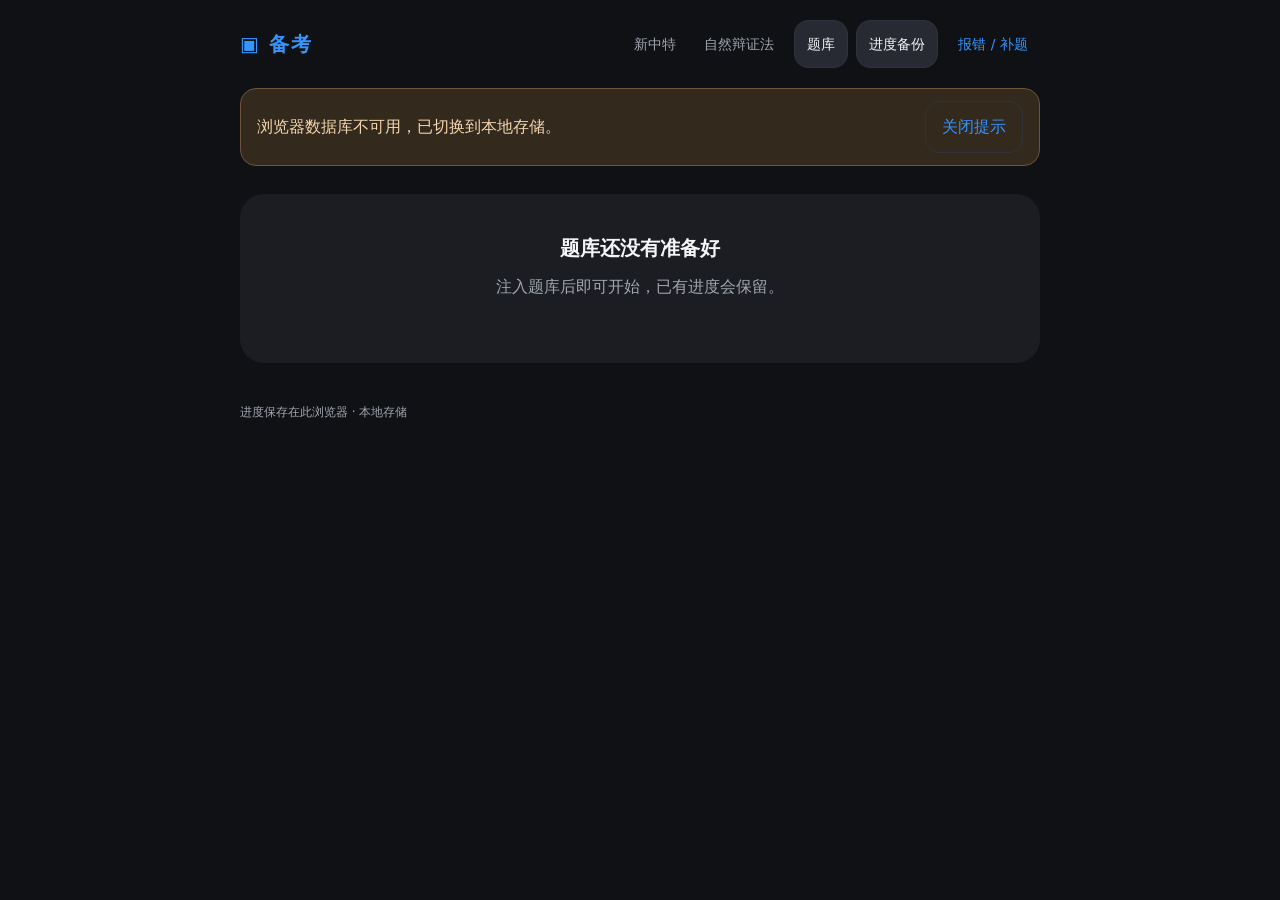
<file: src/app.html>
<!doctype html>
<html lang="zh-CN">
<head>
<meta charset="utf-8">
<meta name="viewport" content="width=device-width, initial-scale=1, viewport-fit=cover">
<meta name="theme-color" content="#101114">
<title>备考 · 题库</title>
<style>
  :root { color-scheme: dark; font-family: -apple-system, BlinkMacSystemFont, "Segoe UI", system-ui, sans-serif; background: #101114; color: #f4f5f7; --blue: #3595ff; --muted: #a1a6b0; --line: #30333b; --panel: #1b1d23; }
  * { box-sizing: border-box; }
  body { margin: 0; padding: env(safe-area-inset-top) 0 env(safe-area-inset-bottom); font-size: 16px; line-height: 1.6; }
  button, textarea, input { font: inherit; }
  button { min-height: 48px; padding: 12px 16px; border: 1px solid var(--line); border-radius: 14px; background: #272a32; color: inherit; cursor: pointer; touch-action: manipulation; }
  button:hover:not(:disabled) { background: #333742; }
  button:disabled { cursor: default; opacity: .6; }
  button:focus-visible, a:focus-visible, textarea:focus-visible, input:focus-visible, [tabindex]:focus-visible { outline: 3px solid #8bc2ff; outline-offset: 4px; }
  button.primary { background: #1478df; border-color: #1478df; color: #fff; font-weight: 650; }
  button.primary:hover:not(:disabled) { background: #2389f1; }
  button.quiet { background: transparent; color: var(--blue); }
  h1, h2, h3, p { margin: 0; }
  h1 { font-size: clamp(28px, 6vw, 36px); line-height: 1.25; letter-spacing: -.6px; }
  h2 { font-size: 20px; line-height: 1.4; }
  h3 { font-size: 18px; }
  p, h1, h2, h3, button, small { overflow-wrap: anywhere; }
  .shell { width: min(100% - 40px, 800px); margin: auto; }
  .topbar { display: flex; align-items: center; justify-content: space-between; gap: 12px; min-height: 88px; }
  .brand { font-size: 20px; font-weight: 750; letter-spacing: 2px; }
  .brand span { color: var(--blue); margin-right: 8px; }
  .top-actions, .row, .actions { display: flex; align-items: center; gap: 8px; flex-wrap: wrap; }
  .top-actions button { padding: 8px 12px; font-size: 14px; }
.top-actions .ghost-link { padding: 8px 12px; font-size: 14px; color: var(--blue); text-decoration: none; border-radius: 8px; }
.top-actions .ghost-link:hover { text-decoration: underline; }
  main { padding: 16px 0 40px; }
  main > * + * { margin-top: 24px; }
  .muted { color: var(--muted); font-size: 14px; }
  .today { padding: 24px; background: #18283e; border: 1px solid #294769; border-radius: 24px; }
  .today strong { display: block; font-size: 40px; line-height: 1.3; margin: 8px 0 4px; }
  .today .actions { margin-top: 20px; }
  .today .actions button { flex: 1; }
  .section-head { display: flex; align-items: center; justify-content: space-between; gap: 12px; flex-wrap: wrap; }
  .segment { display: flex; gap: 4px; background: #202229; padding: 4px; border-radius: 14px; }
  .segment button { padding: 8px 16px; border: 0; background: transparent; }
  .segment button[aria-pressed="true"] { background: #3a3e49; color: #fff; }
  .course > h2 { margin-bottom: 12px; }
  .deck-grid { display: grid; gap: 12px; }
  .deck { background: var(--panel); padding: 20px; border: 1px solid var(--line); border-radius: 20px; min-width: 0; }
  .deck h3 { margin-bottom: 8px; }
  .deck .count { margin: 16px 0 8px; color: var(--muted); font-size: 14px; }
  .deck .actions { margin-top: 16px; }
  .deck .actions button { flex: 1 1 100px; }
  progress { width: 100%; height: 6px; border: 0; border-radius: 8px; overflow: hidden; background: #343741; accent-color: var(--blue); display: block; }
  progress::-webkit-progress-bar { background: #343741; }
  progress::-webkit-progress-value { background: var(--blue); border-radius: 8px; }
  progress::-moz-progress-bar { background: var(--blue); }
  .empty { padding: 40px 20px; background: var(--panel); border-radius: 24px; text-align: center; }
  .empty p { color: var(--muted); margin: 12px 0 24px; }
  .session-head .row { justify-content: space-between; margin-bottom: 12px; }
  .badge { display: inline-block; font-size: 13px; color: #bcdcff; padding: 4px 12px; border-radius: 8px; background: #20354f; }
  .question { background: var(--panel); border: 1px solid var(--line); border-radius: 24px; padding: 24px 20px; }
  .question h2 { font-size: 21px; line-height: 1.7; font-weight: 600; white-space: pre-wrap; margin-top: 16px; }
  .source { margin-top: 16px; }
  .options { display: grid; gap: 12px; margin-top: 24px; }
  .option { display: flex; align-items: flex-start; gap: 12px; text-align: left; padding: 16px; width: 100%; white-space: pre-wrap; }
  .option .letter { flex: 0 0 28px; font-weight: 700; color: var(--muted); }
  .option.selected { background: #1b3455; border-color: var(--blue); }
  .option.correct { border-color: var(--blue); background: #1b3455; }
  .option.incorrect { border-style: dashed; border-color: #e0a36b; }
  .option:disabled { opacity: 1; }
  .option small { display: block; margin-top: 8px; color: #bddcff; font-size: 13px; }
  .feedback { padding: 20px; border: 1px solid #36577f; background: #19283b; border-radius: 20px; }
  .feedback p + p { margin-top: 12px; }
  .explanation { white-space: pre-wrap; overflow-wrap: anywhere; }
  .answer { white-space: pre-wrap; max-height: min(38vh, 320px); overflow-y: auto; overscroll-behavior: contain; padding: 20px; background: #22252c; border: 1px solid var(--line); border-radius: 16px; margin-top: 20px; overflow-wrap: anywhere; }
  .rating { display: grid; grid-template-columns: repeat(3, 1fr); gap: 8px; }
  .rating button { padding: 12px 4px; }
  .wide { width: 100%; }
  .session-actions { display: grid; gap: 12px; }
  .notice { background: #33291d; color: #f4d6b0; border: 1px solid #715338; border-radius: 16px; padding: 12px 16px; margin-bottom: 12px; }
  .notice .row { justify-content: space-between; }
  [hidden] { display: none !important; }
  footer { padding: 0 0 24px; color: var(--muted); font-size: 12px; }
  dialog { color: inherit; background: #1b1d23; border: 1px solid var(--line); border-radius: 24px; padding: 24px; width: min(100% - 32px, 600px); max-height: 85vh; overflow-y: auto; }
  dialog::backdrop { background: #000a; }
  dialog > * + * { margin-top: 16px; }
  dialog .row { justify-content: space-between; }
  textarea { display: block; width: 100%; min-height: 160px; resize: vertical; background: #101114; color: inherit; border: 1px solid #545a66; border-radius: 12px; padding: 12px; margin-top: 8px; }
  .check { display: flex; align-items: center; gap: 12px; min-height: 48px; }
  input[type="checkbox"] { width: 20px; height: 20px; flex-shrink: 0; accent-color: var(--blue); }
  .skip { position: absolute; top: -100px; left: 12px; background: #1478df; color: #fff; padding: 12px; z-index: 5; }
  .skip:focus { top: 12px; }
  @media (min-width: 640px) {
    .deck-grid { grid-template-columns: repeat(2, minmax(0, 1fr)); }
    .question { padding: 32px; }
  }
  .course-links { display: flex; gap: 4px; }
  .course-links a { padding: 8px 12px; font-size: 14px; color: var(--muted); text-decoration: none; border-radius: 8px; }
  .course-links a[aria-current="page"] { color: #fff; background: #3a3e49; }
  .course-links a:hover { color: #fff; }
  @media (max-width: 520px) {
    .course-links a { padding: 8px 6px; font-size: 13px; }
    .top-actions { gap: 2px; }
  }
  .type-row { display: flex; flex-wrap: wrap; gap: 8px; margin-top: 12px; }
  .type-row button { padding: 6px 12px; font-size: 13px; background: #202229; border: 1px solid var(--line); }
  .type-row button:hover { background: #2a2d35; }
  @media (prefers-reduced-motion: no-preference) {
    button { transition: background-color .12s ease; }
  }
</style>
</head>
<body>
<a class="skip" href="#main">跳到正文</a>
<div class="shell">
  <header class="topbar">
    <div class="brand"><span aria-hidden="true">▣</span><span id="brand-name">备考</span></div>
    <nav class="top-actions" aria-label="主导航">
      <span id="course-links" class="course-links" role="group" aria-label="课程切换"></span>
      <button id="home-button" type="button" disabled>题库</button>
      <button id="backup-button" type="button" disabled>进度备份</button>
      <a class="ghost-link" href="https://github.com/yz1128/beikao/issues/new/choose" target="_blank" rel="noopener">报错 / 补题</a>
    </nav>
  </header>
  <div id="notice" class="notice" role="alert" hidden>
    <div class="row"><p id="notice-text"></p><button id="dismiss" type="button" class="quiet">关闭提示</button></div>
  </div>
  <main id="main" tabindex="-1"><p class="muted">正在载入进度…</p></main>
  <footer><p id="storage-status" role="status" aria-live="polite">正在连接本机存储…</p></footer>
</div>
<dialog id="backup-dialog" aria-labelledby="backup-title">
  <div class="row"><h2 id="backup-title">进度备份</h2><button id="close-dialog" type="button" class="quiet">关闭</button></div>
  <p class="muted">导出后复制到另一台设备。导入会替换全部本机进度，包括已学状态、到期时间和错题本。</p>
  <label for="backup-text">进度字符串</label>
  <textarea id="backup-text" spellcheck="false" autocapitalize="off" autocomplete="off" placeholder="粘贴备份，或点击下方导出进度"></textarea>
  <div class="actions"><button id="export-button" type="button">导出进度</button><button id="copy-button" type="button">复制</button></div>
  <label class="check"><input id="replace-check" type="checkbox">用此备份替换全部本机进度</label>
  <button id="import-button" type="button" class="primary wide">导入进度</button>
  <p id="backup-message" role="status" aria-live="polite"></p>
</dialog>
<script>
'use strict';
const DECKS = /*@DECK_DATA@*/{"version":1,"decks":[]}/*@DECK_DATA_END@*/;

// 题库只读，进度以「题库标识、卡片标识」共同定位。
const $ = id => document.getElementById(id);
const DAY = 86400000;
const MAX_DAYS = 36500;
const entries = DECKS.decks.flatMap(deck => (deck.cards || []).map(card => ({deck, card, key: JSON.stringify([deck.id, card.id])})));
// 题型筛选：用于题库页上的「按题型单独背」入口。
//@PAGE_META@
const PAGES = {"新中特": "zhongte.html", "自然辩证法": "ziran.html"};
const PAGE_COURSE = null;
//@PAGE_META_END@
const TYPE_ORDER = ['single', 'multi', 'judge', 'qa'];
const TYPE_LABEL = {single: '单选', multi: '多选', judge: '判断', qa: '背诵'};
const params = new URLSearchParams(location.search);
// 当前课程页：null = 全部课程；否则只显示该课程。独立页面由 PAGE_COURSE 决定。
let course = PAGE_COURSE;
if (course && !DECKS.decks.some(deck => deck.course === course)) course = null;
let shuffled = params.get('shuffle') === '1';
let states = Object.create(null);
let session = null;
let ready = false;
let busy = false;

function element(tag, className = '', text) {
  const node = document.createElement(tag);
  if (className) node.className = className;
  if (text !== undefined) node.textContent = text;
  return node;
}

function button(text, action, argument, className = '') {
  const node = element('button', className, text);
  node.type = 'button';
  node.dataset.action = action;
  if (argument !== undefined) node.dataset.value = String(argument);
  node.addEventListener('click', () => dispatch(action, argument));
  return node;
}

function notify(text) {
  $('notice-text').textContent = text;
  $('notice').hidden = false;
}

function setBusy(value) {
  busy = value;
  $('home-button').disabled = !ready || value;
  $('backup-button').disabled = !ready || value;
  ['import-button', 'export-button', 'copy-button', 'close-dialog'].forEach(id => { $(id).disabled = value; });
}

// FSRS-4.5：原作者 The-Algorithm 历史版本 bc401d9ed5093c66358738f4b8834f8d24ab211b。
const w = [0.4, 0.6, 2.4, 5.8, 4.93, 0.94, 0.86, 0.01, 1.49, 0.14, 0.94, 2.18, 0.05, 0.34, 1.26, 0.29, 2.61];
const clamp = (value, low, high) => Math.min(high, Math.max(low, value));

function scheduling(state, rating, now = Date.now()) {
  if (![1, 2, 3, 4].includes(rating)) throw new Error('评分无效');
  const learned = state && state.reps > 0;
  let stability = w[rating - 1];
  let difficulty = clamp(w[4] - w[5] * (rating - 3), 1, 10);
  if (learned) ({stability, difficulty} = updateMemory(state, rating, now));
  stability = clamp(stability, 0.01, MAX_DAYS);
  // 90% 保持率反解间隔约为 S；短期重学简化为至少一天，最长一百年。
  const interval = clamp(Math.round(81 * stability / 19 * (Math.pow(0.9, -2) - 1)), 1, MAX_DAYS);
  return {stability, difficulty, due: now + interval * DAY, reps: (state?.reps || 0) + 1, lapses: (state?.lapses || 0) + (rating === 1 ? 1 : 0), last: new Date(now).toISOString()};
}

function updateMemory(state, rating, now) {
  const t = Math.max(0, (now - Date.parse(state.last)) / DAY);
  const r = Math.pow(1 + 19 * t / (81 * state.s), -0.5);
  const difficulty = clamp(w[7] * w[4] + (1 - w[7]) * (state.d - w[6] * (rating - 3)), 1, 10);
  if (rating === 1) return {difficulty, stability: Math.min(state.s, w[11] * Math.pow(state.d, -w[12]) * (Math.pow(state.s + 1, w[13]) - 1) * Math.exp((1 - r) * w[14]))};
  const hard = rating === 2 ? w[15] : 1;
  const easy = rating === 4 ? w[16] : 1;
  const growth = Math.exp(w[8]) * (11 - state.d) * Math.pow(state.s, -w[9]) * (Math.exp((1 - r) * w[10]) - 1);
  return {difficulty, stability: state.s * (1 + growth * hard * easy)};
}

// 严格校验备份及本机存储；不接受隐式数值转换或多余字段。
function hasFields(value, fields) {
  return value && typeof value === 'object' && !Array.isArray(value) && Object.keys(value).length === fields.length && fields.every(key => Object.hasOwn(value, key));
}

function validState(value) {
  if (!hasFields(value, ['s', 'd', 'due', 'reps', 'lapses', 'last', 'wrong'])) return false;
  if (!Number.isFinite(value.s) || value.s < 0.01 || value.s > MAX_DAYS) return false;
  if (!Number.isFinite(value.d) || value.d < 1 || value.d > 10) return false;
  if (!Number.isSafeInteger(value.due) || value.due < 0 || value.due > 8640000000000000) return false;
  if (!Number.isSafeInteger(value.reps) || value.reps < 1 || value.reps >= Number.MAX_SAFE_INTEGER) return false;
  if (!Number.isSafeInteger(value.lapses) || value.lapses < 0 || value.lapses > value.reps) return false;
  if (typeof value.wrong !== 'boolean' || typeof value.last !== 'string') return false;
  const last = Date.parse(value.last);
  return Number.isFinite(last) && last >= 0 && new Date(last).toISOString() === value.last && value.due >= last;
}

function validateSnapshot(value) {
  if (!hasFields(value, ['version', 'states']) || value.version !== 1) throw new Error('备份版本或结构无效');
  if (!value.states || typeof value.states !== 'object' || Array.isArray(value.states)) throw new Error('进度集合无效');
  const clean = Object.create(null);
  Object.entries(value.states).forEach(([key, state]) => {
    const ids = JSON.parse(key);
    if (!Array.isArray(ids) || ids.length !== 2 || ids.some(id => typeof id !== 'string' || !id.trim()) || JSON.stringify(ids) !== key) throw new Error('卡片标识无效');
    if (!validState(state)) throw new Error('卡片状态无效');
    clean[key] = {...state};
  });
  return clean;
}

function snapshot(value = states) {
  return JSON.stringify({version: 1, states: value});
}

function encodeBackup() {
  const bytes = new TextEncoder().encode(snapshot());
  let binary = '';
  for (let i = 0; i < bytes.length; i += 32768) binary += String.fromCharCode(...bytes.subarray(i, i + 32768));
  return btoa(binary);
}

function decodeBackup(text) {
  const encoded = text.trim();
  if (!encoded || encoded.length % 4 !== 0 || !/^(?:[A-Za-z0-9+/]{4})*(?:[A-Za-z0-9+/]{2}==|[A-Za-z0-9+/]{3}=)?$/.test(encoded)) throw new Error('编码无效');
  const binary = atob(encoded);
  if (btoa(binary) !== encoded) throw new Error('编码无效');
  const bytes = Uint8Array.from(binary, char => char.charCodeAt(0));
  return validateSnapshot(JSON.parse(new TextDecoder('utf-8', {fatal: true}).decode(bytes)));
}

// IndexedDB 是主存储。同步恢复快照覆盖尚未完成的写入，事务完成才显示已保存。
const RECOVERY_KEY = 'bk-progress-pending-v1';
let database = null;
let saveChain = Promise.resolve();
let pendingSaves = 0;
let latestPayload = null;

function openDatabase() {
  return new Promise((resolve, reject) => {
    const request = indexedDB.open('beikao-progress-v1', 1);
    request.onupgradeneeded = () => request.result.createObjectStore('progress');
    request.onerror = () => reject(new Error('存储连接失败'));
    request.onblocked = () => reject(new Error('存储被占用'));
    request.onsuccess = () => { request.result.onversionchange = () => request.result.close(); resolve(request.result); };
  });
}

function databaseTransaction(mode, payload) {
  return new Promise((resolve, reject) => {
    const transaction = database.transaction('progress', mode);
    const store = transaction.objectStore('progress');
    const request = mode === 'readonly' ? store.get('snapshot') : store.put(payload, 'snapshot');
    transaction.oncomplete = () => resolve(request.result);
    transaction.onabort = transaction.onerror = () => reject(new Error('存储事务失败'));
  });
}

function disableDatabase() {
  if (database) database.close();
  database = null;
  notify('浏览器数据库不可用，已切换到本地存储。');
}

async function loadProgress() {
  let stored;
  try { database = await openDatabase(); stored = await databaseTransaction('readonly'); }
  catch { disableDatabase(); }
  if (stored !== undefined) {
    try { states = validateSnapshot(JSON.parse(stored)); }
    catch { notify('本机数据库进度格式无效，可导入有效备份恢复。'); }
  }
  try {
    const recovery = localStorage.getItem(RECOVERY_KEY);
    if (recovery !== null) { states = validateSnapshot(JSON.parse(recovery)); await persist(states); }
  } catch { notify('本地恢复快照无法读取或写回，请检查存储权限并保留备份。'); }
  $('storage-status').textContent = database ? '进度保存在此浏览器 · 数据库' : '进度保存在此浏览器 · 本地存储';
}

function persist(value) {
  const payload = snapshot(value);
  latestPayload = payload;
  let recoverySaved = false;
  try { localStorage.setItem(RECOVERY_KEY, payload); recoverySaved = true; }
  catch { notify('刷新恢复快照不可用，请等待保存完成后再刷新。'); }
  pendingSaves++;
  $('storage-status').textContent = '正在保存进度…';
  const operation = saveChain.then(() => writeProgress(payload, recoverySaved));
  saveChain = operation.catch(() => {});
  return operation.finally(() => { pendingSaves--; });
}

async function writeProgress(payload, recoverySaved) {
  if (database) {
    try { await databaseTransaction('readwrite', payload); }
    catch { disableDatabase(); }
  }
  if (!database && !recoverySaved) {
    try { localStorage.setItem(RECOVERY_KEY, latestPayload); }
    catch { $('storage-status').textContent = '保存失败 · 请重试或导出备份'; throw new Error('无法保存'); }
  }
  if (database && recoverySaved) {
    try { if (localStorage.getItem(RECOVERY_KEY) === payload) localStorage.removeItem(RECOVERY_KEY); }
    catch { /* 已有数据库副本，保留恢复快照供下次启动读取。 */ }
  }
  $('storage-status').textContent = database ? '已保存 · 浏览器数据库' : '已保存 · 本地存储';
}

// 首页与今日复习共用本地当日末截止时间；未学卡以本次取队列时间作为到期时间。
function endOfToday(now = Date.now()) {
  const date = new Date(now);
  date.setHours(23, 59, 59, 999);
  return date.getTime();
}

function isDue(entry, cutoff, now) {
  return (states[entry.key]?.due ?? now) <= cutoff;
}

function reviewQueue(pool, now = Date.now()) {
  const cutoff = endOfToday(now);
  return pool.filter(entry => isDue(entry, cutoff, now)).sort((a, b) => (states[a.key]?.due ?? now) - (states[b.key]?.due ?? now) || a.card.num - b.card.num);
}

function practiceQueue(pool) {
  const queue = [...pool].sort((a, b) => a.card.num - b.card.num);
  if (!shuffled) return queue;
  for (let i = queue.length - 1; i > 0; i--) {
    const j = Math.floor(Math.random() * (i + 1));
    [queue[i], queue[j]] = [queue[j], queue[i]];
  }
  return queue;
}

function progressBar(value, max, label) {
  const bar = element('progress');
  bar.max = Math.max(1, max);
  bar.value = value;
  bar.setAttribute('aria-label', label);
  return bar;
}

// 当前课程下的卡片；未选课程时返回全部。
function courseEntries() {
  return course ? entries.filter(entry => entry.deck.course === course) : entries;
}

function renderHome() {
  const main = $('main');
  main.replaceChildren();
  if (!entries.length) { renderEmpty(main, '题库还没有准备好', '注入题库后即可开始，已有进度会保留。'); return; }
  const pool = courseEntries();
  const intro = element('section', 'intro');
  intro.append(element('h1', '', course ? course : '全部课程'));
  main.append(intro);
  const daily = element('section', 'today');
  const count = reviewQueue(pool).length;
  daily.append(element('h2', '', '今日复习'), element('strong', '', `${count} 张`), element('p', 'muted', '包含未学卡片，以及本地今日结束前到期的卡片。'));
  const dailyActions = element('div', 'actions');
  dailyActions.append(button('开始今日复习', 'review', undefined, 'primary'), button(`错题本 · ${pool.filter(entry => states[entry.key]?.wrong).length}`, 'mistakes'));
  daily.append(dailyActions);
  main.append(daily, renderMode(), renderTypeBar(pool));
  // 单一课程页面只列出该课程的题库；未定课程时按课程分组。
  const courses = course ? [course] : [...new Set(DECKS.decks.map(deck => deck.course))];
  courses.forEach(name => renderCourse(main, name));
}

// 全站按题型单独背：跨课程汇总某一种题型。
function renderTypeBar(pool) {
  const section = element('section', 'today');
  section.append(element('h2', '', '按题型背'), element('p', 'muted', `只刷一种题型${course ? '' : '，跨课程汇总'}。`));
  const row = element('div', 'type-row');
  TYPE_ORDER.forEach(type => {
    const part = pool.filter(entry => entry.card.type === type);
    if (!part.length) return;
    row.append(button(`${TYPE_LABEL[type]} ${part.length}`, 'typeall', type));
  });
  section.append(row);
  return section;
}

function renderMode() {
  const section = element('div', 'section-head');
  section.append(element('h2', '', '我的题库'));
  const segment = element('div', 'segment');
  segment.setAttribute('role', 'group');
  segment.setAttribute('aria-label', '练习顺序');
  ['顺序', '乱序'].forEach((label, index) => {
    const control = button(label, 'mode', Boolean(index));
    control.setAttribute('aria-pressed', String(shuffled === Boolean(index)));
    segment.append(control);
  });
  section.append(segment);
  return section;
}

function renderCourse(main, course) {
  const section = element('section', 'course');
  section.append(element('h2', '', course));
  const grid = element('div', 'deck-grid');
  DECKS.decks.filter(deck => deck.course === course).forEach(deck => grid.append(renderDeck(deck)));
  section.append(grid);
  main.append(section);
}

function renderDeck(deck) {
  const pool = entries.filter(entry => entry.deck.id === deck.id);
  const learned = pool.filter(entry => states[entry.key]).length;
  const card = element('article', 'deck');
  card.dataset.deck = deck.id;
  card.append(element('h3', '', deck.title), element('p', 'muted', deck.desc), element('p', 'count', `共 ${pool.length} 题 · 已学 ${learned} / ${pool.length}`), progressBar(learned, pool.length, `${deck.title}已学进度`));
  const actions = element('div', 'actions');
  actions.append(button('练习', 'practice', deck.id, 'primary'), button(`今日复习 ${reviewQueue(pool).length}`, 'review', deck.id, 'quiet'));
  card.append(actions);
  // 按题型单独练习
  const kinds = TYPE_ORDER.filter(type => pool.some(entry => entry.card.type === type));
  if (kinds.length > 1) {
    const row = element('div', 'type-row');
    kinds.forEach(type => {
      const part = pool.filter(entry => entry.card.type === type);
      row.append(button(`${TYPE_LABEL[type]} ${part.length}`, 'typec', JSON.stringify([deck.id, type])));
    });
    card.append(row);
  }
  return card;
}

function renderEmpty(parent, title, description, home = false) {
  const section = element('section', 'empty');
  section.append(element('h2', '', title), element('p', '', description));
  if (home) section.append(button('返回题库', 'home', undefined, 'primary'));
  parent.append(section);
}

function updateUrl(deckId, type) {
  const url = new URL(location.href);
  if (deckId) url.searchParams.set('deck', deckId);
  else url.searchParams.delete('deck');
  if (type) url.searchParams.set('type', type);
  else url.searchParams.delete('type');
  if (course) url.searchParams.set('course', course);
  else url.searchParams.delete('course');
  if (shuffled) url.searchParams.set('shuffle', '1');
  else url.searchParams.delete('shuffle');
  try { history.replaceState(null, '', url); }
  catch { /* 某些本地文件环境限制修改地址，练习仍可正常进行。 */ }
}

function startSession(kind, deckId, type) {
  const pool = deckId ? entries.filter(entry => entry.deck.id === deckId) : courseEntries();
  const typed = type ? pool.filter(entry => entry.card.type === type) : pool;
  let queue = practiceQueue(typed);
  if (kind === 'review') queue = reviewQueue(typed);
  if (kind === 'mistakes') queue = practiceQueue(typed.filter(entry => states[entry.key]?.wrong));
  const typeTag = type ? ` · ${TYPE_LABEL[type]}` : '';
  const label = (kind === 'review' ? '今日复习' : kind === 'mistakes' ? '错题本' : (shuffled ? '乱序练习' : '顺序练习')) + typeTag;
  session = {queue, index: 0, phase: 'question', selected: new Set(), ratings: [], label, saveFailed: false};
  updateUrl(kind === 'practice' ? deckId : null, type);
  renderSession(true);
}

function currentEntry() {
  return session?.queue[session.index];
}

function renderSession(focus = false) {
  const main = $('main');
  main.replaceChildren();
  const entry = currentEntry();
  if (!entry) { renderFinished(main); if (focus) main.focus(); return; }
  const head = element('section', 'session-head');
  const row = element('div', 'row');
  row.append(element('p', 'muted', `${session.label} · ${session.index + 1} / ${session.queue.length}`), element('p', 'muted', `剩余 ${session.queue.length - session.index - (session.phase === 'feedback' ? 1 : 0)} 题`));
  head.append(row, progressBar(session.ratings.length, session.queue.length, '本轮已完成进度'));
  main.append(head, renderQuestion(entry));
  if (entry.card.type === 'qa' && session.phase !== 'question') main.append(renderAnswer(entry.card));
  if (session.phase === 'feedback') main.append(renderFeedback(entry));
  main.append(renderControls(entry.card));
  const hint = entry.card.type === 'qa' ? '空格看答案 · 1 忘了 / 2 模糊 / 3 记得 · 回车下一题' : '字母选择选项 · 回车提交或下一题';
  main.append(element('p', 'muted', hint));
  if (focus) { main.focus({preventScroll: true}); window.scrollTo(0, 0); }
}

function renderQuestion(entry) {
  const {card, deck} = entry;
  const section = element('section', 'question');
  const types = {single: '单选', multi: '多选', judge: '判断', qa: '问答'};
  section.append(element('span', 'badge', `${types[card.type]} · 第 ${card.num} 题`), element('h2', '', card.q));
  if (card.type === 'multi') section.append(element('p', 'muted', '选择所有正确选项后提交。'));
  if (card.type !== 'qa') section.append(renderOptions(card));
  section.append(element('p', 'muted source', `${deck.course} · ${card.source || deck.title}`));
  return section;
}

function cardOptions(card) {
  return card.type === 'judge' ? [{k: 'T', t: '正确'}, {k: 'F', t: '错误'}] : (card.options || []);
}

function renderOptions(card) {
  const list = element('div', 'options');
  cardOptions(card).forEach(option => list.append(renderOption(card, option)));
  return list;
}

function renderOption(card, option) {
  const control = button('', 'select', option.k, 'option');
  const selected = session.selected.has(option.k);
  const answered = session.phase === 'feedback';
  control.classList.toggle('selected', selected);
  control.setAttribute('aria-pressed', String(selected));
  control.disabled = answered || busy;
  const content = element('span', '', option.t);
  control.append(element('span', 'letter', option.k), content);
  if (!answered) return control;
  const correct = card.answer.includes(option.k);
  control.classList.toggle('correct', correct);
  control.classList.toggle('incorrect', selected && !correct);
  if (correct || selected) content.append(element('small', '', correct ? '正确选项' : '你的选择 · 错误'));
  return control;
}

function renderAnswer(card) {
  const section = element('section');
  const label = element('h2', '', '参考答案');
  label.id = 'answer-title';
  const answer = element('div', 'answer', card.answer);
  answer.id = 'qa-answer';
  answer.tabIndex = 0;
  answer.setAttribute('role', 'region');
  answer.setAttribute('aria-labelledby', 'answer-title');
  section.append(label, answer);
  return section;
}

function renderFeedback(entry) {
  const section = element('section', 'feedback');
  section.setAttribute('aria-live', 'polite');
  const rating = session.ratings.at(-1);
  const labels = {1: '这道题，再巩固一次', 2: '有些模糊，已安排复习', 3: '记得，继续保持'};
  const title = entry.card.type === 'qa' ? labels[rating] : rating === 3 ? '回答正确' : '回答错误';
  section.append(element('h2', '', title));
  if (entry.card.type !== 'qa') section.append(element('p', '', `正确答案：${entry.card.type === 'judge' ? (entry.card.answer === 'T' ? '正确' : '错误') : [...entry.card.answer].join('、')}`));
  if (entry.card.explain) section.append(element('p', 'explanation', `解析：${entry.card.explain}`));
  const state = states[entry.key];
  section.append(element('p', 'muted', `下次复习：${new Date(state.due).toLocaleDateString('zh-CN')} · ${state.wrong ? '已在错题本' : '未在错题本'}`));
  return section;
}

function renderControls(card) {
  const section = element('div', 'session-actions');
  if (session.phase === 'feedback') {
    section.append(button(session.saveFailed ? '重试保存' : busy ? '正在保存…' : session.index + 1 === session.queue.length ? '完成本轮' : '下一题', session.saveFailed ? 'retry' : 'next', undefined, 'primary wide'));
  } else if (card.type === 'qa' && session.phase === 'revealed') {
    const row = element('div', 'rating');
    row.append(button('忘了', 'rate', 1), button('模糊', 'rate', 2), button('记得', 'rate', 3, 'primary'));
    section.append(row);
  } else if (card.type === 'qa') section.append(button('看答案', 'reveal', undefined, 'primary wide'));
  else if (card.type === 'multi') section.append(button('提交答案', 'submit', undefined, 'primary wide'));
  section.querySelectorAll('button').forEach(control => { control.disabled = busy; });
  return section;
}

function renderFinished(main) {
  if (!session.queue.length) { renderEmpty(main, '这一组没有待练习的题', '可以回到题库选择练习，或等下一次复习到期。', true); return; }
  const remembered = session.ratings.filter(rating => rating === 3).length;
  renderEmpty(main, '本轮完成，辛苦了', `已完成 ${session.ratings.length} 题 · 记得 ${remembered} 题 · 需巩固 ${session.ratings.length - remembered} 题`, true);
}

// 按钮与键盘共用状态转换；评分后等待落盘，下一次操作才可跳题。
function dispatch(action, argument) {
  if (!ready || busy) return;
  if (action === 'home') { session = null; updateUrl(null); renderCourseLinks(); renderHome(); $('main').focus(); return; }
  if (action === 'mode') { shuffled = argument; updateUrl(null); renderHome(); return; }
  if (action === 'course') { course = argument || null; session = null; updateUrl(null); renderCourseLinks(); renderHome(); $('main').focus(); return; }
  if (['practice', 'review', 'mistakes'].includes(action)) { startSession(action, argument); return; }
  if (action === 'typec') { const [deckId, type] = JSON.parse(argument); startSession('practice', deckId, type); return; }
  if (action === 'typeall') { startSession('practice', undefined, argument); return; }
  const entry = currentEntry();
  if (!entry) return;
  if (action === 'select' && session.phase === 'question') selectOption(entry.card, argument);
  if (action === 'submit' && entry.card.type === 'multi' && session.phase === 'question') submitMulti(entry.card);
  if (action === 'reveal' && entry.card.type === 'qa' && session.phase === 'question') { session.phase = 'revealed'; renderSession(); $('qa-answer').focus(); }
  if (action === 'rate' && entry.card.type === 'qa' && session.phase === 'revealed') void grade(argument);
  if (action === 'retry' && session.phase === 'feedback' && session.saveFailed) void saveAnswer();
  if (action === 'next' && session.phase === 'feedback' && !session.saveFailed) nextQuestion();
}

function selectOption(card, key) {
  if (!cardOptions(card).some(option => option.k === key)) return;
  if (card.type !== 'multi') { session.selected = new Set([key]); void grade(card.answer === key ? 3 : 1); return; }
  if (session.selected.has(key)) session.selected.delete(key);
  else session.selected.add(key);
  renderSession();
  $('main').querySelectorAll('[data-action="select"]').forEach(control => { if (control.dataset.value === key) control.focus({preventScroll: true}); });
}

function submitMulti(card) {
  if (!session.selected.size) { notify('请至少选择一个选项，再提交答案。'); return; }
  const correct = [...session.selected].sort().join('') === [...card.answer].sort().join('');
  void grade(correct ? 3 : 1);
}

async function grade(rating) {
  if (![1, 2, 3].includes(rating) || session.phase === 'feedback') return;
  const entry = currentEntry();
  const previous = states[entry.key];
  const result = scheduling(previous, rating);
  states[entry.key] = {s: result.stability, d: result.difficulty, due: result.due, reps: result.reps, lapses: result.lapses, last: result.last, wrong: rating === 1 ? true : rating === 3 ? false : (previous?.wrong || false)};
  session.phase = 'feedback';
  session.ratings.push(rating);
  await saveAnswer();
}

async function saveAnswer() {
  setBusy(true);
  session.saveFailed = false;
  renderSession();
  try { await persist(states); }
  catch { session.saveFailed = true; notify('进度尚未保存。请重试保存，或使用进度备份导出当前记录。'); }
  setBusy(false);
  renderSession();
  $('main').querySelector('.session-actions button')?.focus({preventScroll: true});
}

function nextQuestion() {
  session.index++;
  session.phase = 'question';
  session.selected = new Set();
  renderSession(true);
}

const heldKeys = new Set();
function handleKey(event) {
  if (!session || $('backup-dialog').open || event.isComposing || event.keyCode === 229 || event.ctrlKey || event.metaKey || event.altKey || event.shiftKey) return;
  if (event.target.closest?.('input, textarea, select, [contenteditable]:not([contenteditable="false"])')) return;
  if (event.target.closest?.('nav, a, #dismiss')) return;
  const key = event.key.toLowerCase();
  if (!['a', 'b', 'c', 'd', 'enter', ' ', '1', '2', '3'].includes(key)) return;
  if (event.repeat || heldKeys.has(event.code || key)) { event.preventDefault(); return; }
  heldKeys.add(event.code || key);
  if (busy) { event.preventDefault(); return; }
  const action = keyAction(key);
  if (!action) return;
  event.preventDefault();
  dispatch(...action);
}

function keyAction(key) {
  const card = currentEntry()?.card;
  if (!card) return null;
  if (session.phase === 'feedback') return key === 'enter' ? [session.saveFailed ? 'retry' : 'next'] : null;
  if (card.type === 'qa' && session.phase === 'question') return key === ' ' ? ['reveal'] : null;
  if (card.type === 'qa' && session.phase === 'revealed') return ['1', '2', '3'].includes(key) ? ['rate', Number(key)] : null;
  if (card.type === 'multi' && key === 'enter') return ['submit'];
  if (card.type === 'judge') return key === 'a' ? ['select', 'T'] : key === 'b' ? ['select', 'F'] : null;
  return /^[a-d]$/.test(key) ? ['select', key.toUpperCase()] : null;
}

// 备份采用 UTF-8 JSON 的标准 Base64，导入通过全部校验后再整体替换。
async function importProgress() {
  let imported;
  try { imported = decodeBackup($('backup-text').value); }
  catch { $('backup-message').textContent = '导入失败：请提供有效的 Base64 UTF-8 进度备份，版本、字段或数值不合法。原有进度已保留。'; return; }
  if (!$('replace-check').checked) { $('backup-message').textContent = '请先勾选替换全部本机进度。'; return; }
  setBusy(true);
  try {
    await persist(imported);
    states = imported;
    session = null;
    updateUrl(null);
    renderHome();
    $('backup-message').textContent = `导入成功：已恢复 ${Object.keys(states).length} 张卡片的进度。`;
  } catch { $('backup-message').textContent = '保存失败：本次导入未在当前页面生效，请恢复存储权限后重试。'; }
  setBusy(false);
}

async function copyBackup() {
  if (!$('backup-text').value) { $('backup-message').textContent = '请先导出进度。'; return; }
  try { await navigator.clipboard.writeText($('backup-text').value); $('backup-message').textContent = '已复制进度备份。'; }
  catch { $('backup-text').focus(); $('backup-text').select(); $('backup-message').textContent = '已选中备份，请使用系统复制功能。'; }
}

// 顶部课程切换：每个课程一个独立页面，链接直接跳转（进度同源共享）。
function renderCourseLinks() {
  const box = $('course-links');
  if (!box) return;
  box.replaceChildren();
  Object.entries(PAGES).forEach(([name, file]) => {
    const a = element('a', '', name);
    a.href = file;
    a.setAttribute('aria-current', PAGE_COURSE === name ? 'page' : 'false');
    box.append(a);
  });
  $('brand-name').textContent = PAGE_COURSE || '备考';
}

function bindControls() {
  $('home-button').addEventListener('click', () => dispatch('home'));
  $('dismiss').addEventListener('click', () => { $('notice').hidden = true; });
  $('backup-button').addEventListener('click', () => { $('backup-message').textContent = ''; $('replace-check').checked = false; $('backup-dialog').showModal(); });
  $('close-dialog').addEventListener('click', () => $('backup-dialog').close());
  $('backup-dialog').addEventListener('cancel', event => { if (busy) event.preventDefault(); });
  $('export-button').addEventListener('click', () => { $('backup-text').value = encodeBackup(); $('backup-message').textContent = '导出完成，请复制并妥善保存。'; });
  $('copy-button').addEventListener('click', () => { void copyBackup(); });
  $('import-button').addEventListener('click', () => { void importProgress(); });
  document.addEventListener('keydown', handleKey);
  document.addEventListener('keyup', event => heldKeys.delete(event.code || event.key.toLowerCase()));
  window.addEventListener('blur', () => heldKeys.clear());
  window.addEventListener('beforeunload', event => { if (pendingSaves) { event.preventDefault(); event.returnValue = ''; } });
  window.addEventListener('pagehide', () => { if (pendingSaves && latestPayload) { try { localStorage.setItem(RECOVERY_KEY, latestPayload); } catch { /* 保存中的刷新由离开提示保护。 */ } } });
}

async function boot() {
  bindControls();
  await loadProgress();
  ready = true;
  setBusy(false);
  renderCourseLinks();
  const deckId = params.get('deck');
  const typeParam = params.get('type');
  const type = TYPE_ORDER.includes(typeParam) ? typeParam : null;
  if (deckId && DECKS.decks.some(deck => deck.id === deckId)) { startSession('practice', deckId, type); return; }
  if (type) { startSession('practice', undefined, type); return; }
  if (params.has('deck')) { notify('链接中的题库不存在，已返回题库首页。'); updateUrl(null); }
  renderHome();
}
void boot().catch(() => { notify('页面初始化失败，请重新打开；已有备份可在存储恢复后导入。'); $('storage-status').textContent = '载入失败'; });
</script>
</body>
</html>
</file>
